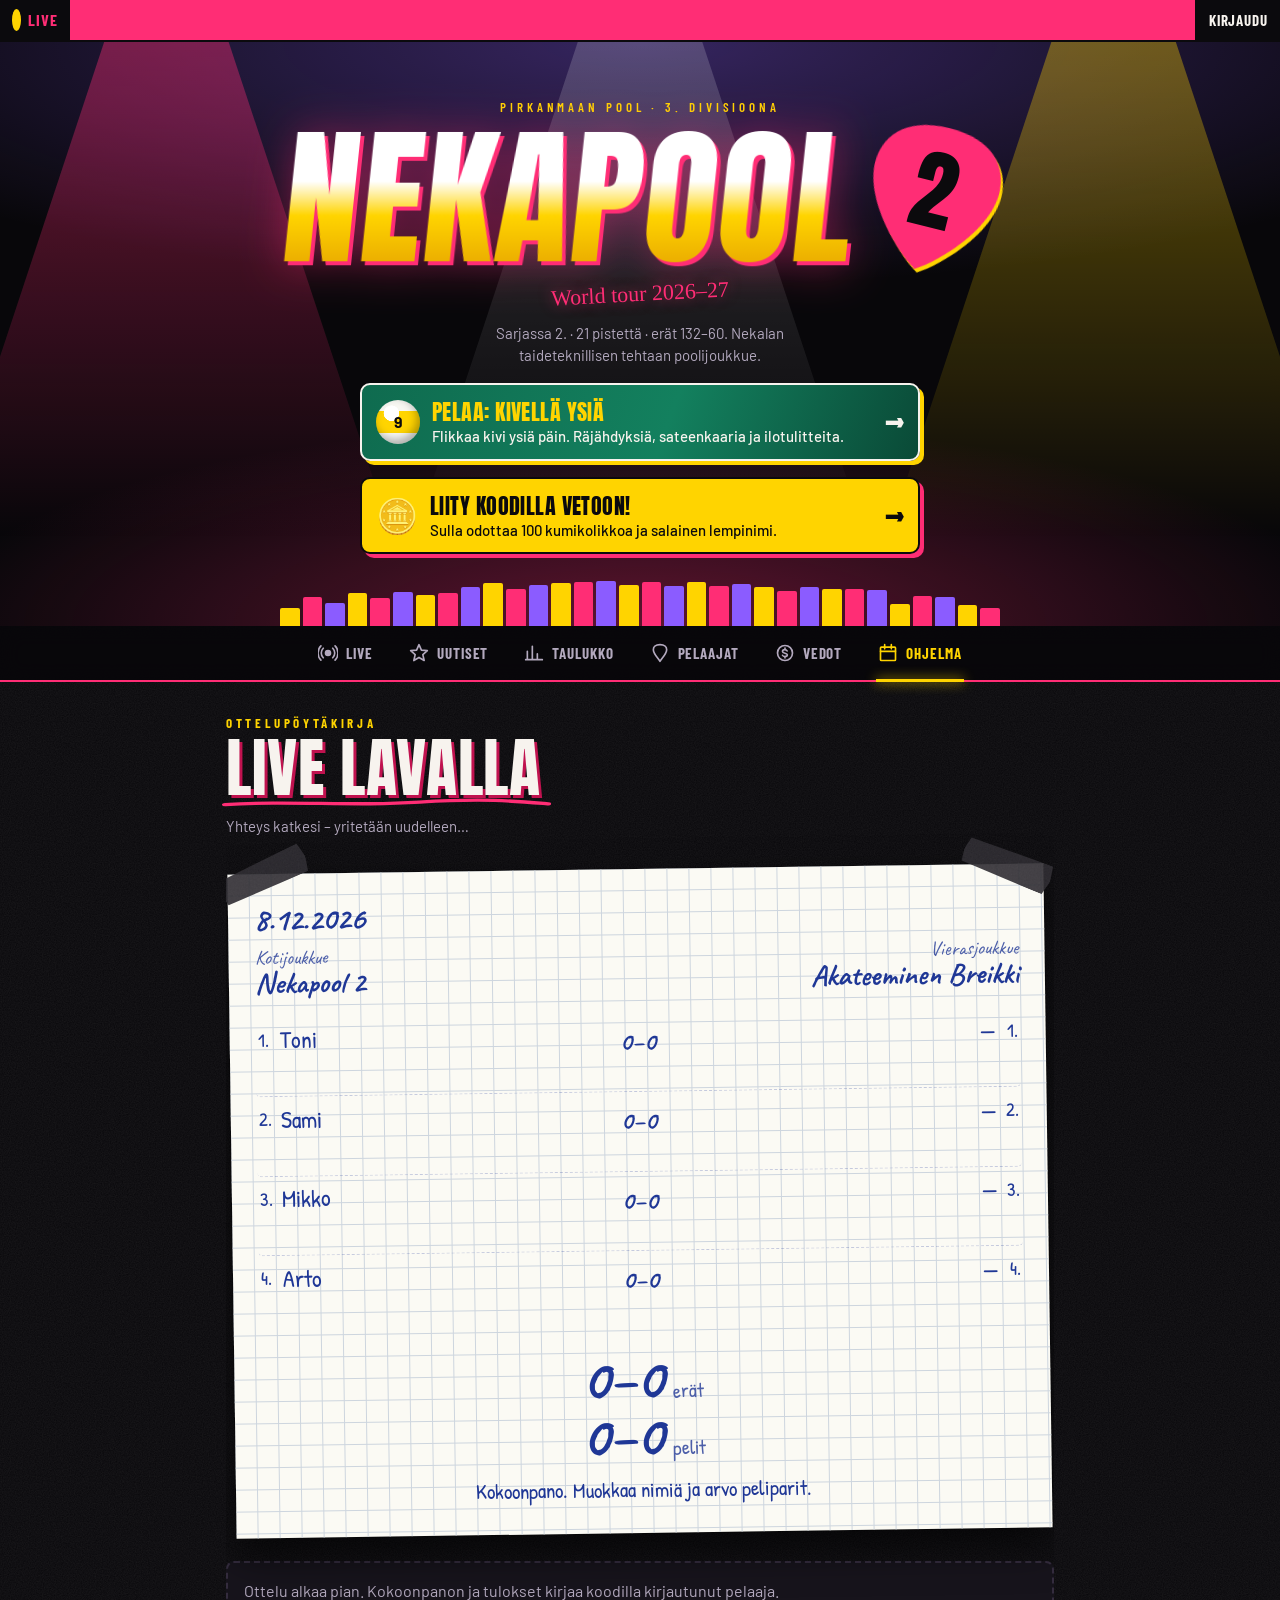
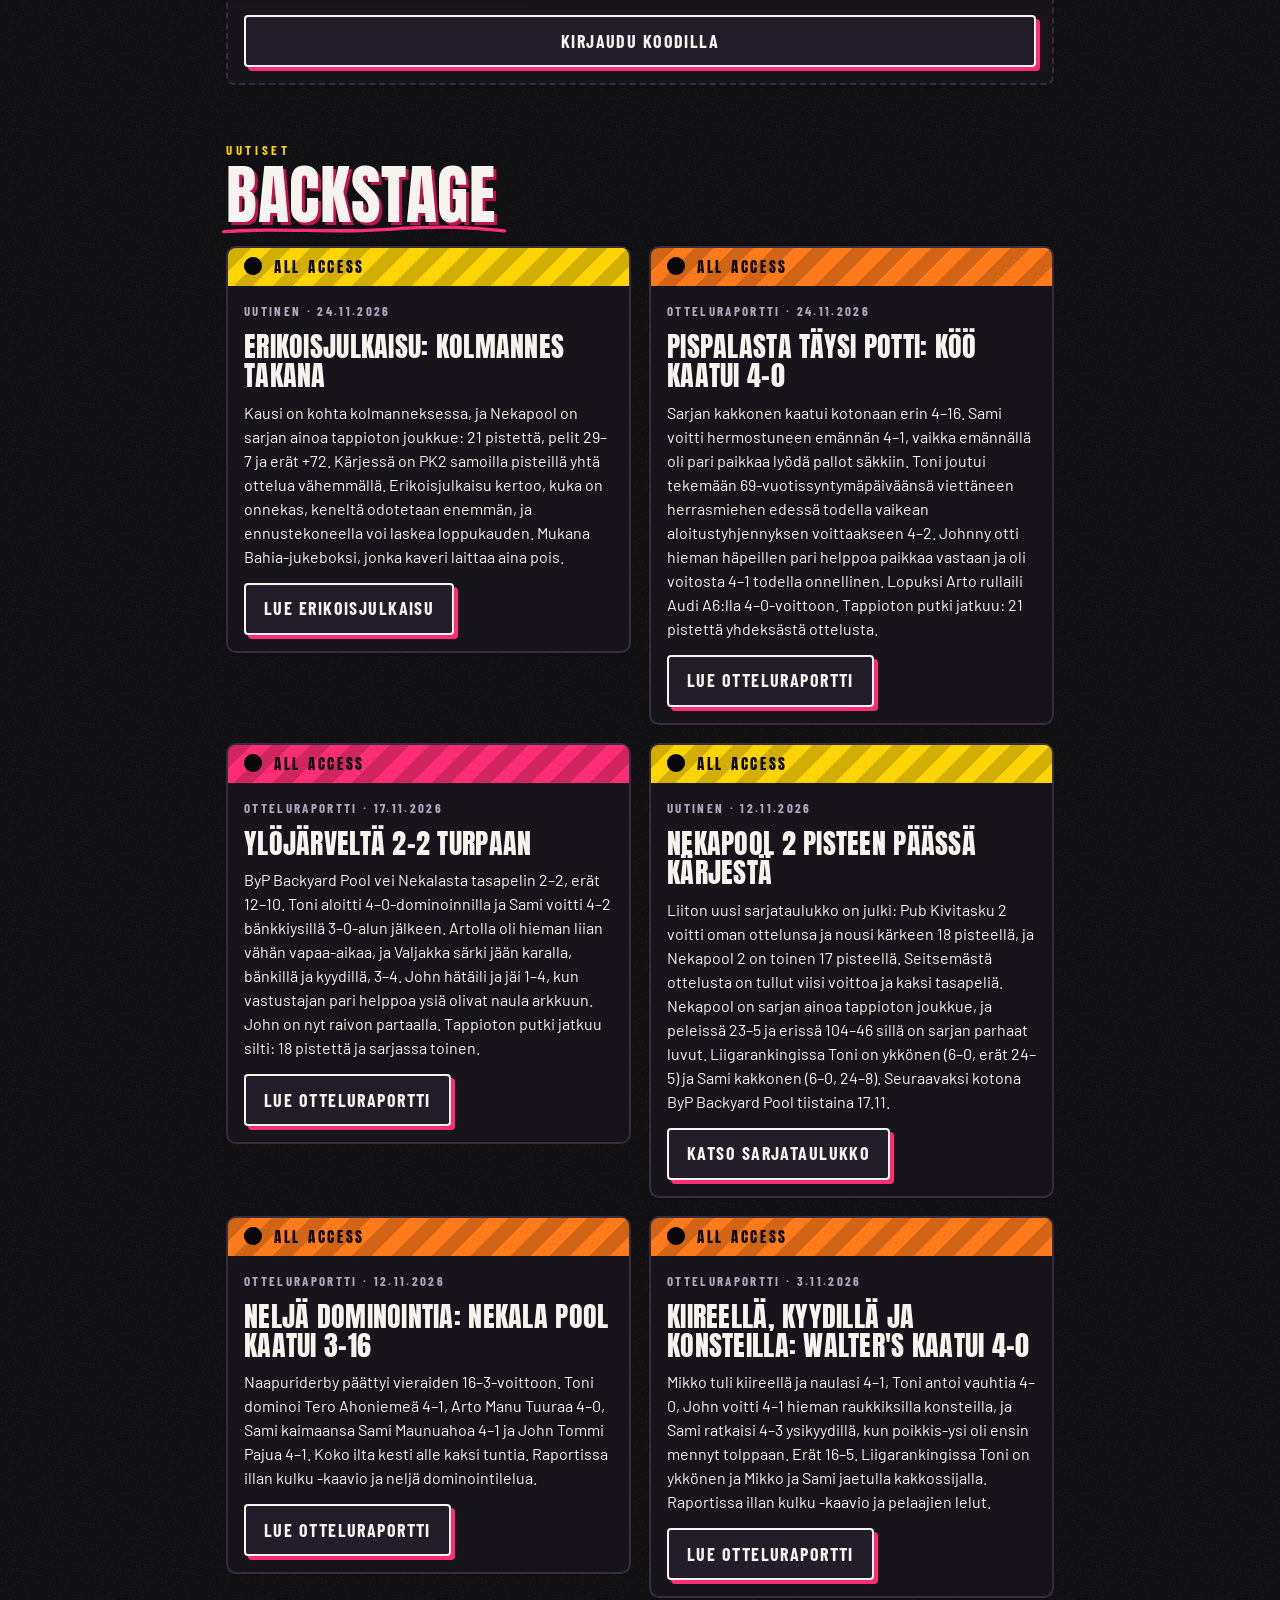
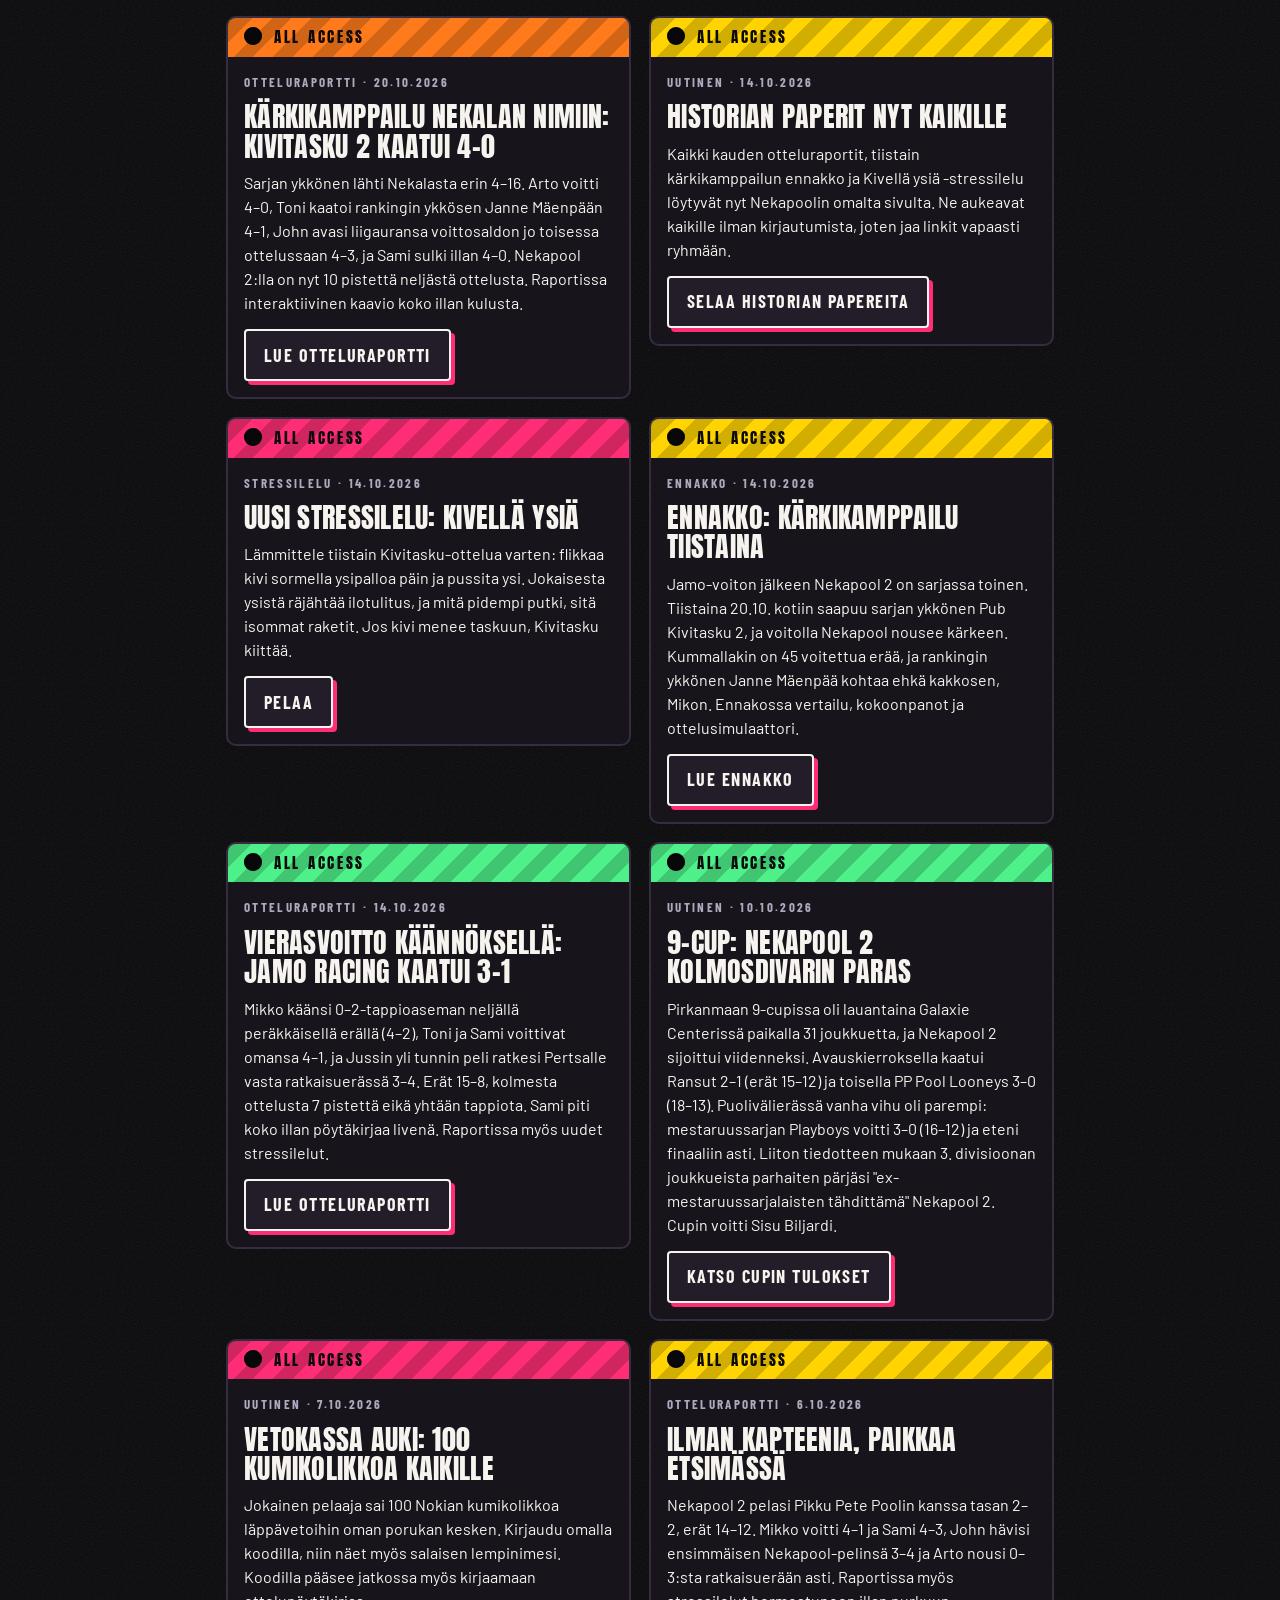
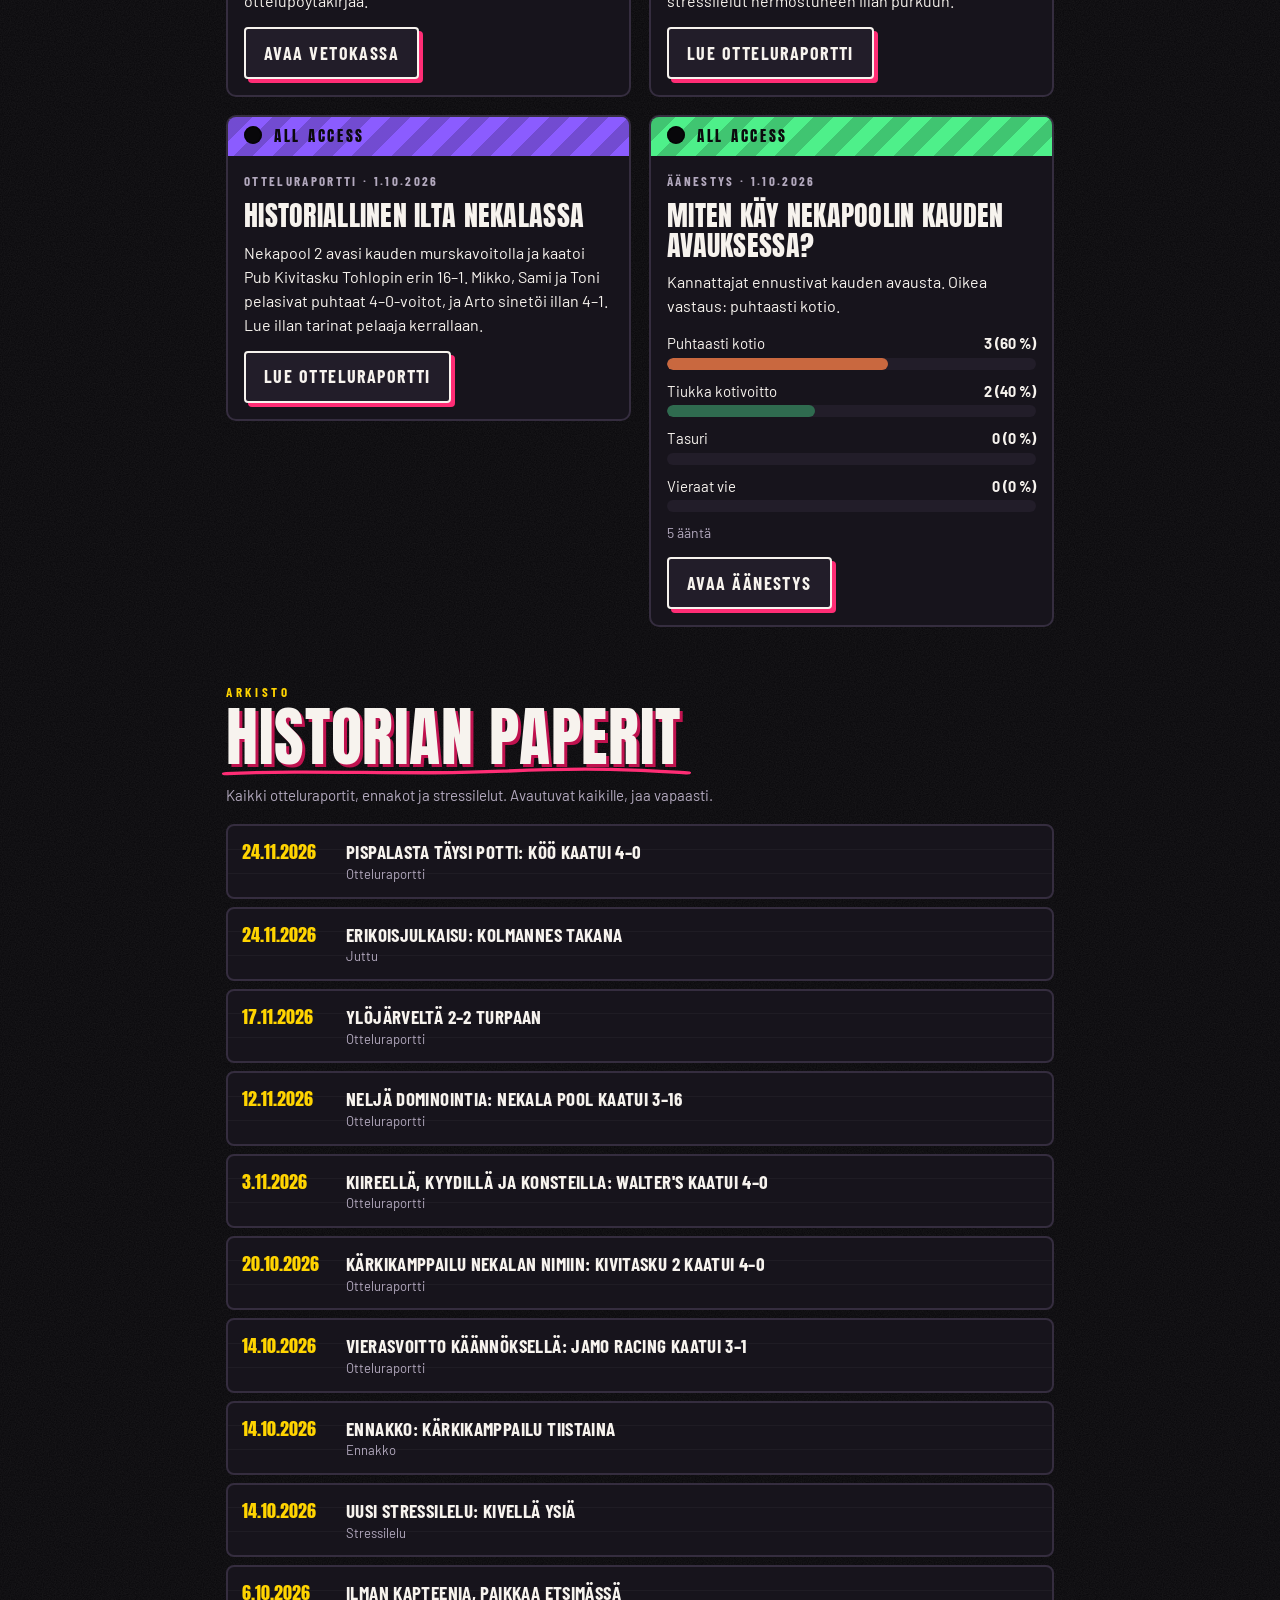
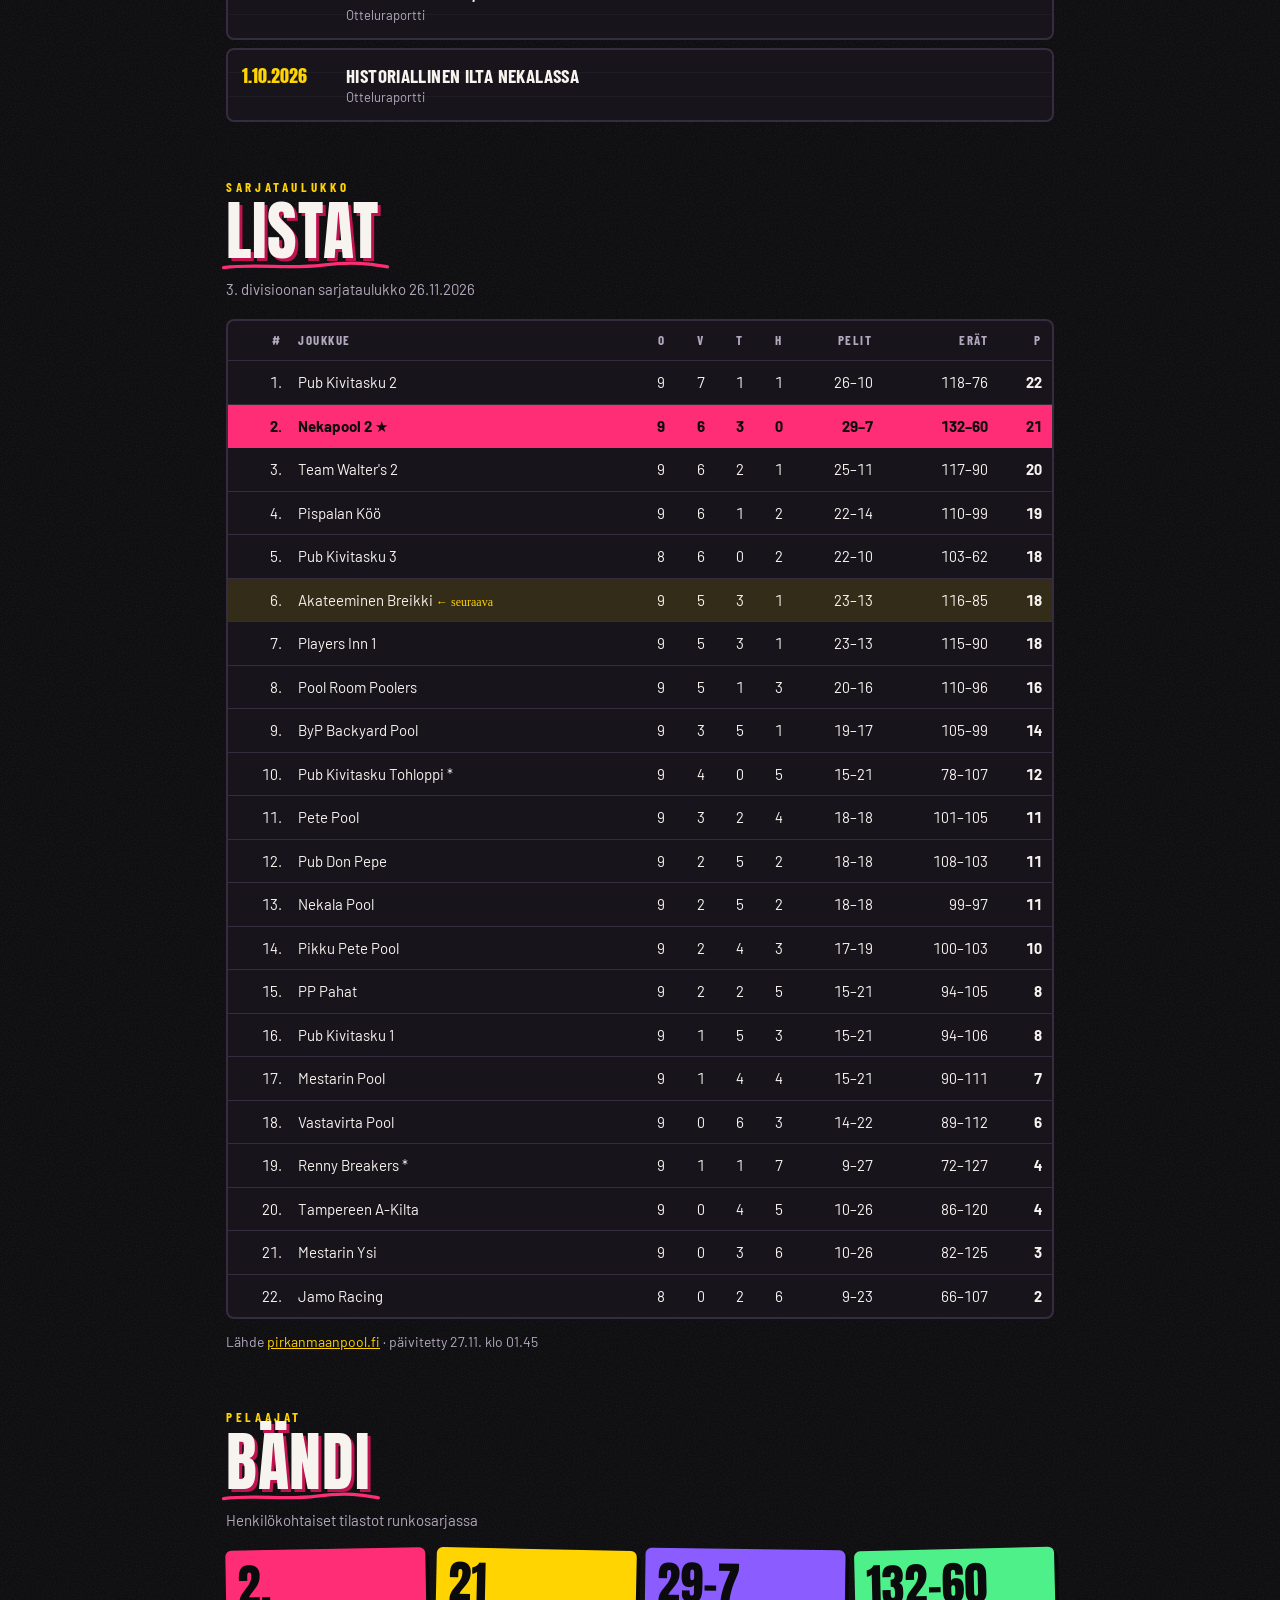
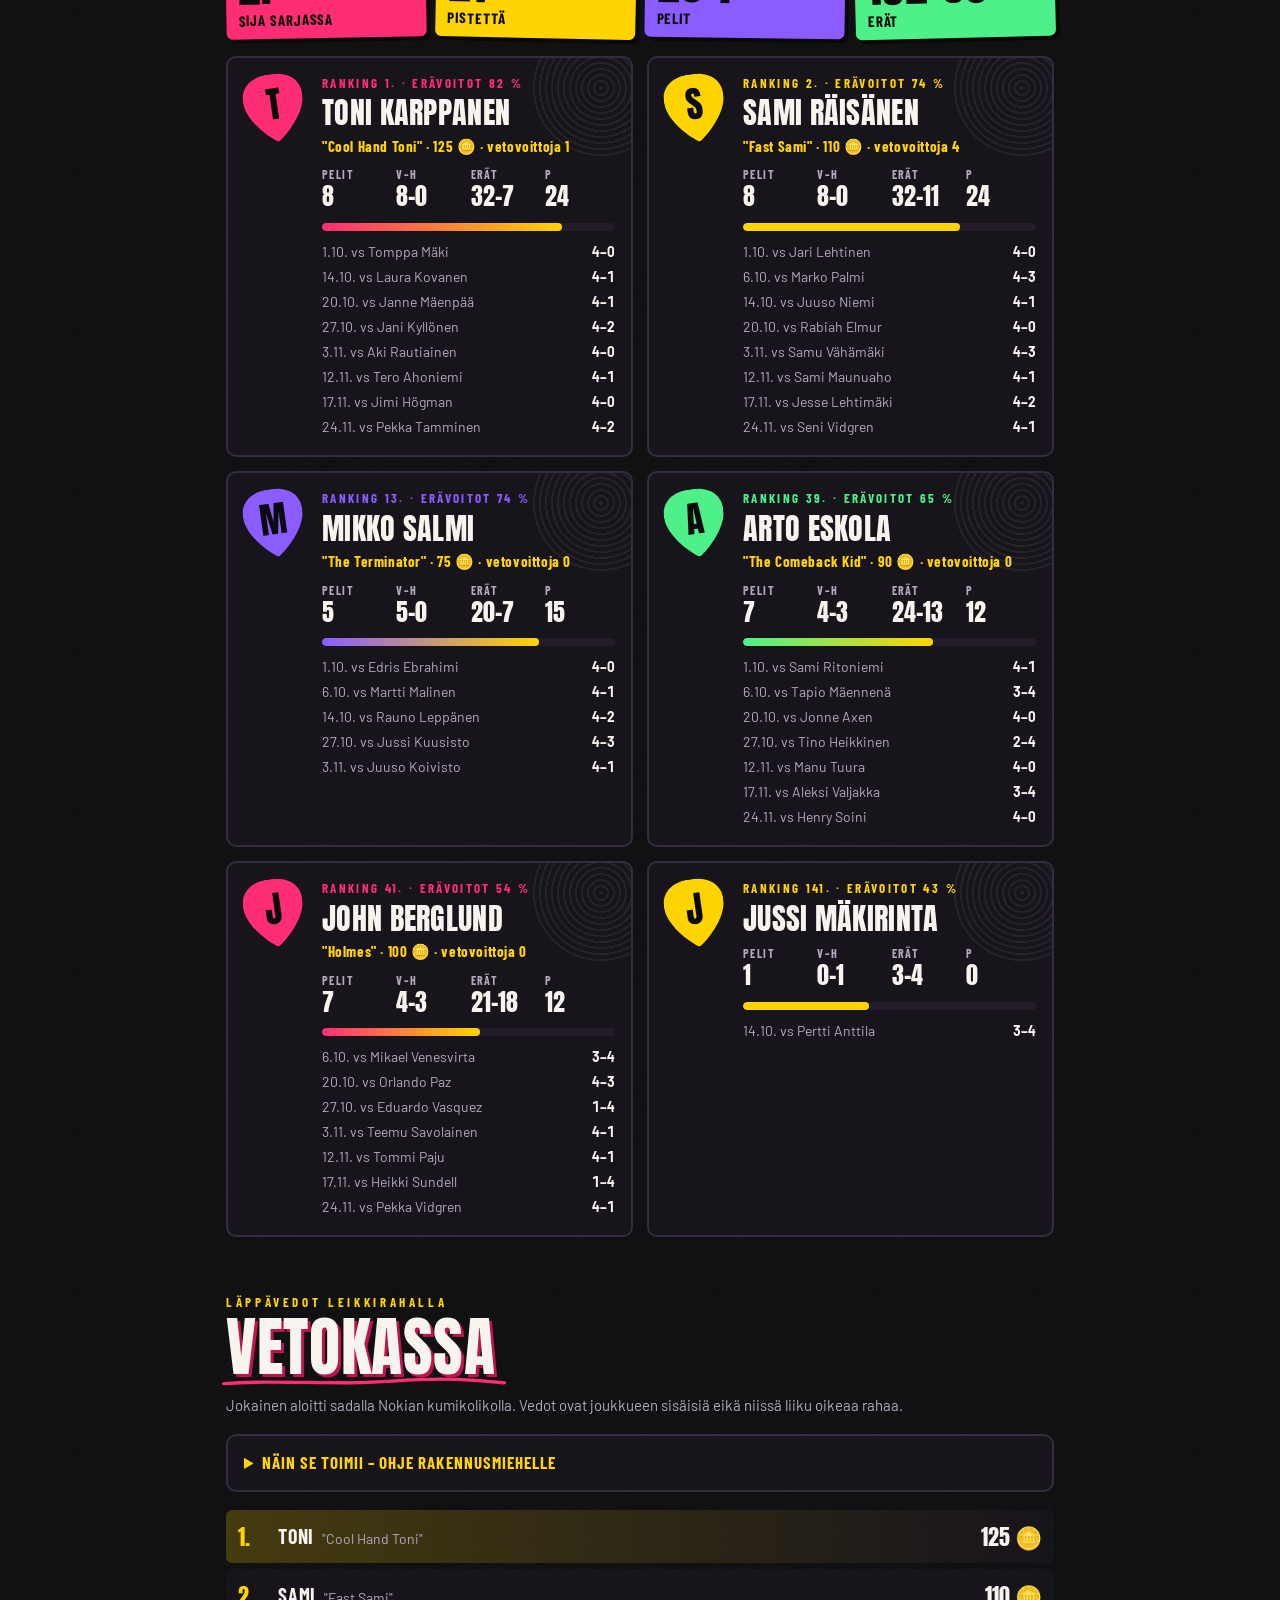
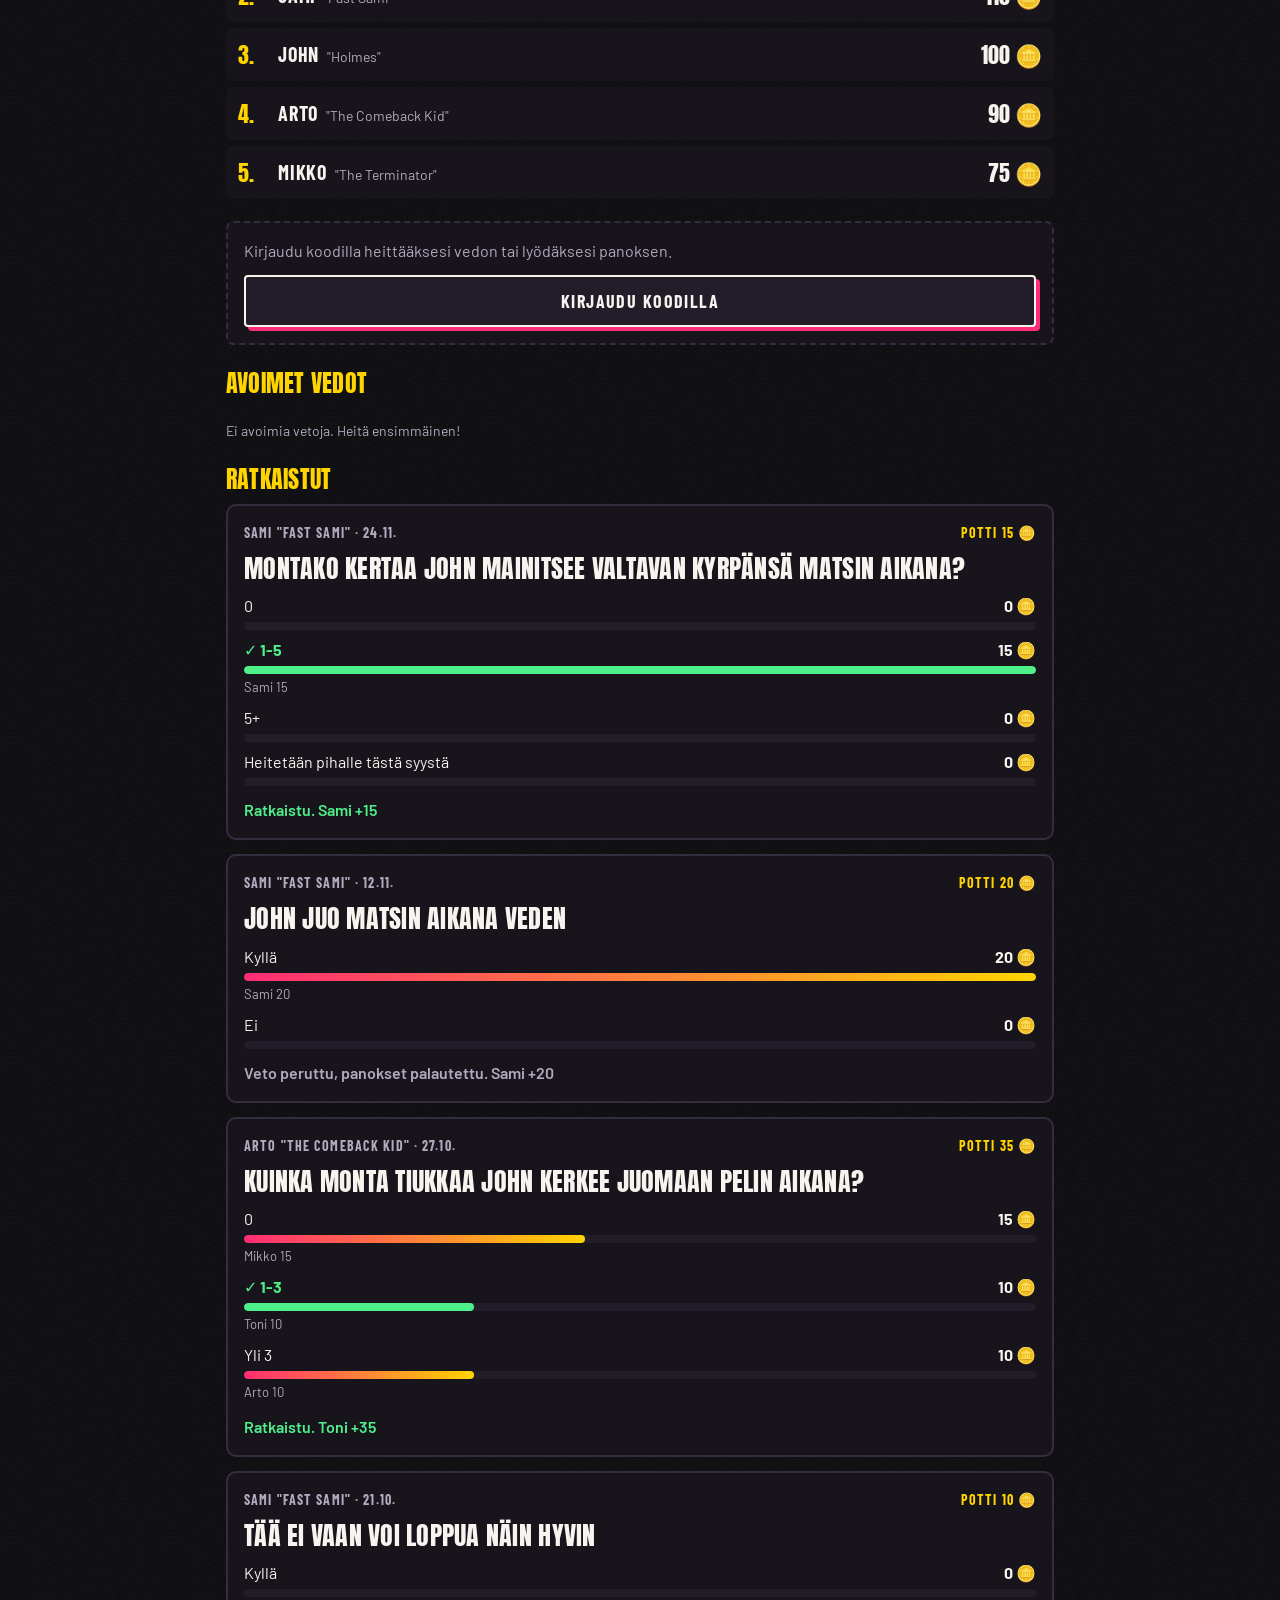
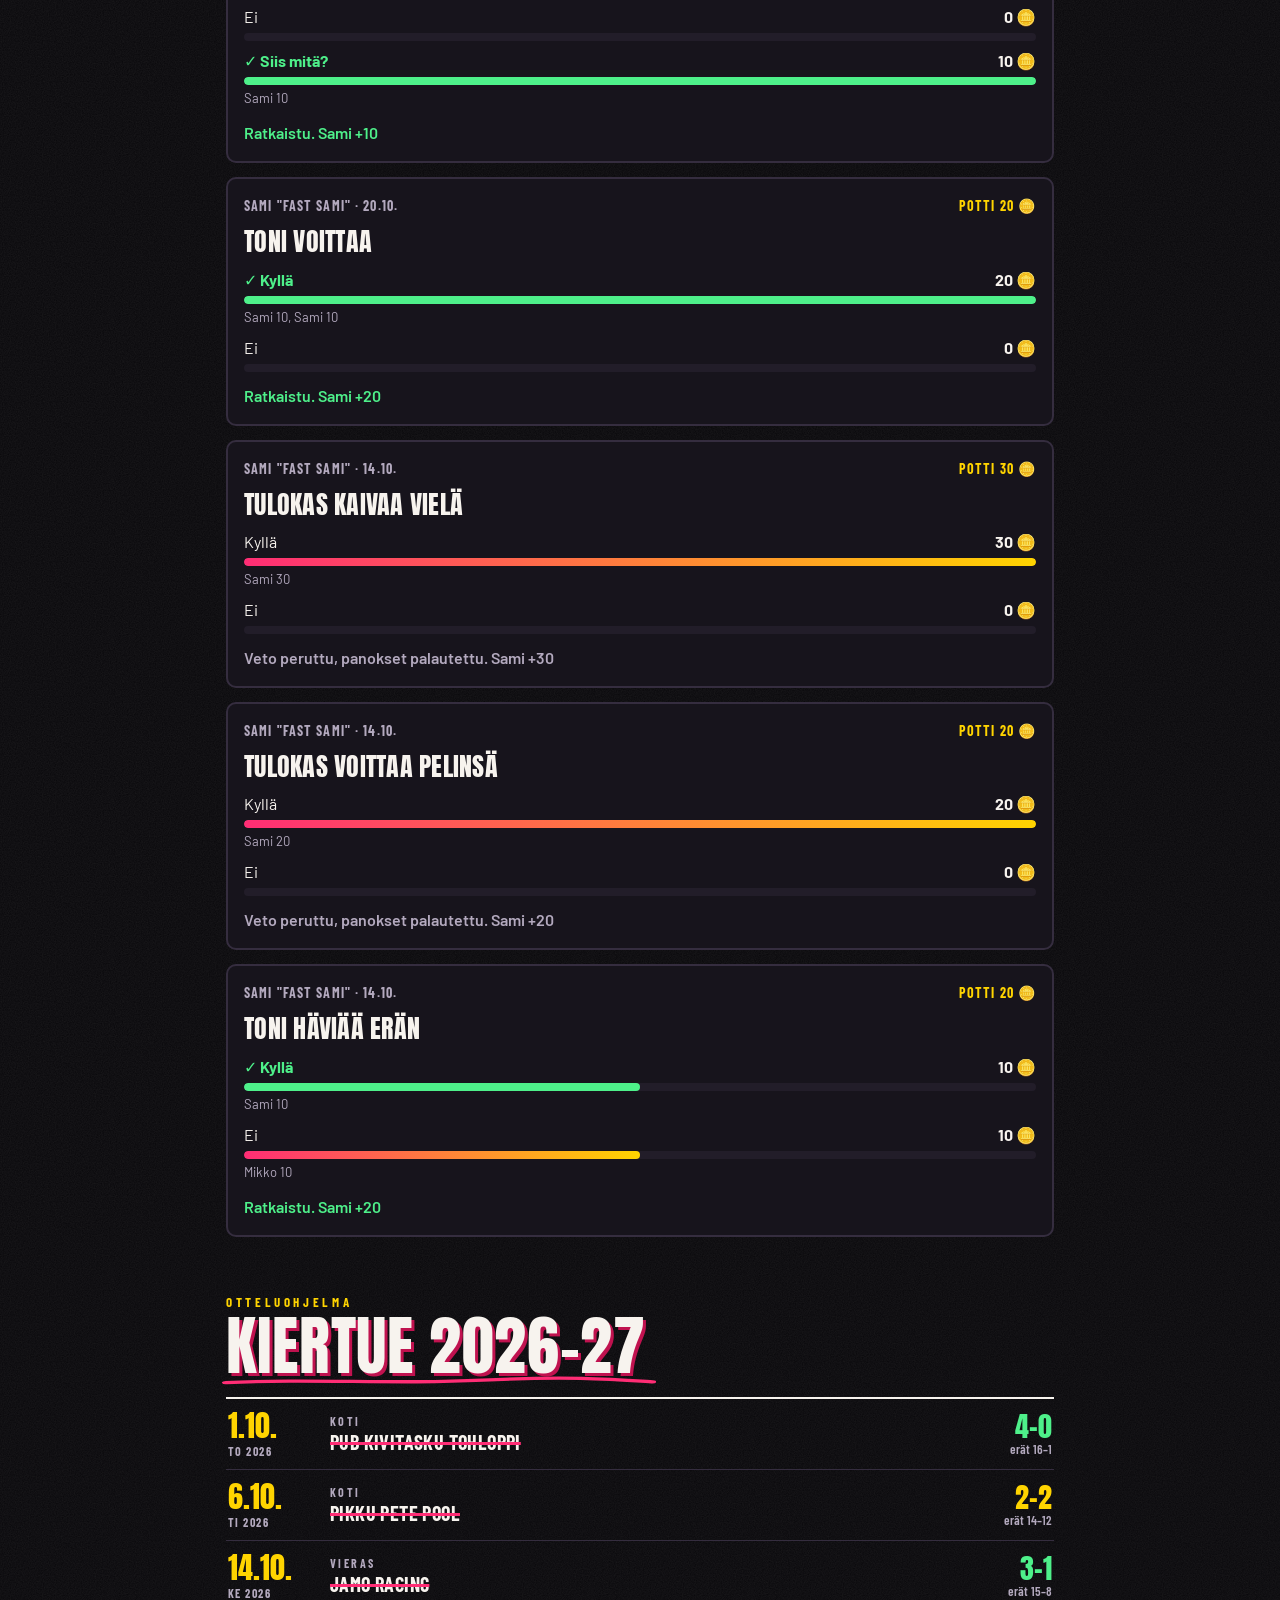
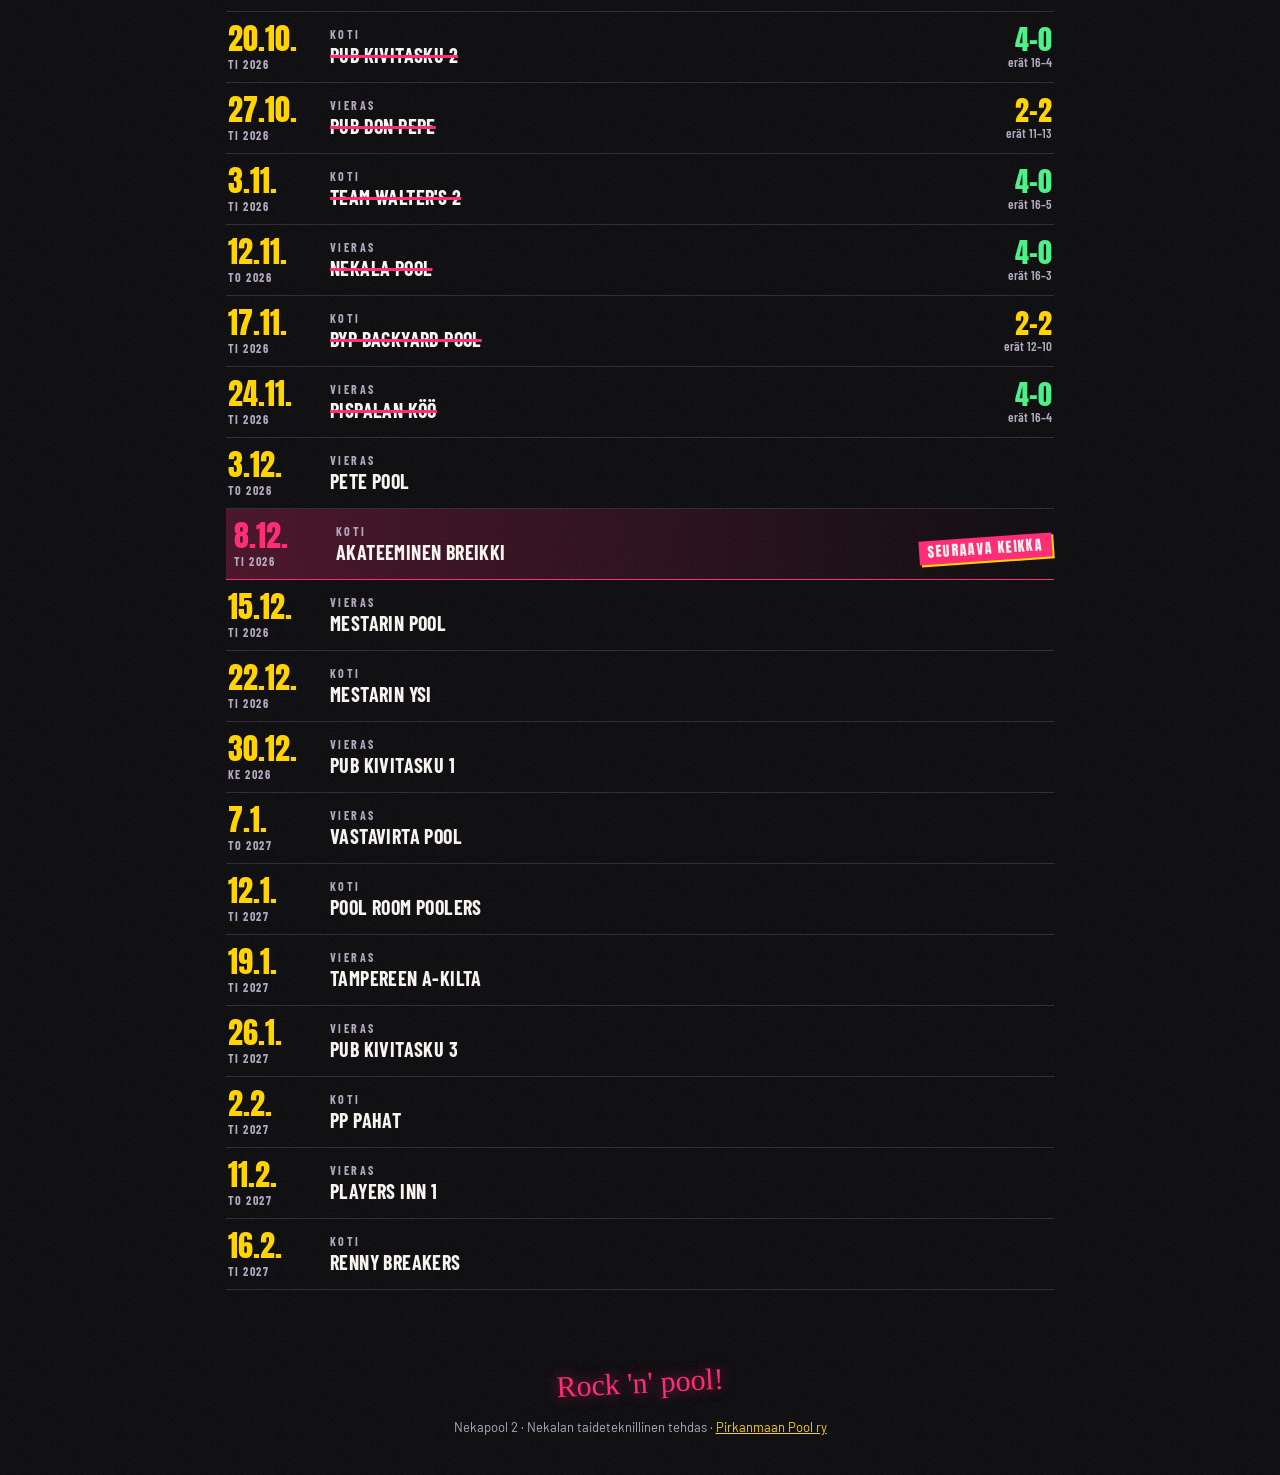
<file: index.html>
<!doctype html>
<html lang="fi">
<head>
  <meta charset="utf-8">
  <meta name="viewport" content="width=device-width,initial-scale=1,viewport-fit=cover">
  <title>Nekapool 2</title>
  <meta name="description" content="Nekapool 2 – Pirkanmaan Poolin 3. divisioonan joukkue. Live-pöytäkirja, sarjataulukko, tilastot ja uutiset.">
  <meta name="theme-color" content="#08070a">
  <meta property="og:type" content="website">
  <meta property="og:site_name" content="Nekapool 2">
  <meta property="og:title" content="🎱 Nekapool 2 – World tour 2026–27">
  <meta property="og:description" content="Lyö vetoa joukkuekavereittesi puolesta… tai vastaan. 100 kumikolikkoa odottaa lunastusta, ja voittajalle on luvassa suuri palkinto. 🏆">
  <meta property="og:url" content="https://samppafin.github.io/Nekapool-2/">
  <meta property="og:image" content="https://samppafin.github.io/Nekapool-2/img/nekapool2-og.jpg">
  <meta property="og:image:width" content="1200">
  <meta property="og:image:height" content="630">
  <meta property="og:locale" content="fi_FI">
  <meta name="twitter:card" content="summary_large_image">
  <link rel="icon" href="data:image/svg+xml,%3Csvg xmlns='http://www.w3.org/2000/svg' viewBox='0 0 32 32'%3E%3Cpath d='M16 1C27 1 31 7 31 13C31 22 21 29 16 31C11 29 1 22 1 13C1 7 5 1 16 1Z' fill='%23ff2d75'/%3E%3Cpath d='M18 5L10 18H15L13 27L22 13H17Z' fill='%23ffd400'/%3E%3C/svg%3E">
  <link rel="preconnect" href="https://fonts.googleapis.com">
  <link rel="preconnect" href="https://fonts.gstatic.com" crossorigin>
  <link rel="stylesheet" href="https://fonts.googleapis.com/css2?family=Anton&family=Barlow+Condensed:wght@500;600;700&family=Barlow:wght@400;500;600&family=Caveat:wght@500;700&family=Patrick+Hand&family=Permanent+Marker&display=swap">
  <link rel="stylesheet" href="css/tyyli.css?v=__VERSIO__">
</head>
<body>

<!-- Live-tikkeri: päivittyy pöytäkirjan mukana -->
<a class="ticker" href="#live" aria-label="Live-tilanne">
  <span class="ticker-tag"><span class="live-dot" id="syncDot" aria-hidden="true"></span>Live</span>
  <span class="ticker-track"><span class="ticker-run" id="ticker">Nekapool 2 · Nekalan taideteknillinen tehdas</span></span>
</a>
<button class="me-btn" id="meBtn" type="button" aria-haspopup="dialog"><span class="me-name">Kirjaudu</span></button>

<header class="hero">
  <div class="beams" aria-hidden="true"><i></i><i></i><i></i></div>
  <div class="hero-in">
    <p class="kicker">Pirkanmaan Pool · 3. divisioona</p>
    <h1 class="logo">
      <span class="logo-word">Nekapool</span>
      <span class="logo-num" aria-label="2">
        <svg viewBox="0 0 60 68" aria-hidden="true"><path d="M30 0C52 0 60 12 60 24C60 42 40 62 30 68C20 62 0 42 0 24C0 12 8 0 30 0Z"/></svg>
        <b>2</b>
      </span>
    </h1>
    <p class="scrawl">World tour 2026–27</p>
    <p class="hero-lede" id="heroLede">Nekalan taideteknillisen tehtaan poolijoukkue.</p>
    <a class="breaking" id="breaking" hidden target="_blank" rel="noopener"></a>
    <a class="game-banner" href="raportit/kivella-ysia.html">
      <span class="game-ball" aria-hidden="true">9</span>
      <span class="join-txt"><b>Pelaa: Kivellä ysiä</b>Flikkaa kivi ysiä päin. Räjähdyksiä, sateenkaaria ja ilotulitteita.</span>
      <span class="join-go" aria-hidden="true">→</span>
    </a>
    <button class="join-banner" id="joinBanner" type="button" data-open-login>
      <span class="join-coin" aria-hidden="true">🪙</span>
      <span class="join-txt"><b>Liity koodilla vetoon!</b> Sulla odottaa 100 kumikolikkoa ja salainen lempinimi.</span>
      <span class="join-go" aria-hidden="true">→</span>
    </button>
    <div class="eq" aria-hidden="true"></div>
  </div>
</header>

<!-- Alanavigaatio peukalon ulottuville -->
<nav class="tabbar" aria-label="Osiot">
  <a href="#live" data-sec="live">
    <svg viewBox="0 0 24 24" aria-hidden="true"><circle cx="12" cy="12" r="3"/><path d="M6.3 6.3a8 8 0 0 0 0 11.4M17.7 6.3a8 8 0 0 1 0 11.4M3.5 3.5a12 12 0 0 0 0 17M20.5 3.5a12 12 0 0 1 0 17"/></svg>
    <span>Live</span>
  </a>
  <a href="#uutiset" data-sec="uutiset">
    <svg viewBox="0 0 24 24" aria-hidden="true"><path d="M12 2l2.9 6.6 7.1.6-5.4 4.7 1.6 7.1L12 17.3 5.8 21l1.6-7.1L2 9.2l7.1-.6z"/></svg>
    <span>Uutiset</span>
  </a>
  <a href="#sarjataulukko" data-sec="sarjataulukko">
    <svg viewBox="0 0 24 24" aria-hidden="true"><path d="M4 20V10M10 20V4M16 20v-7M22 20H2"/></svg>
    <span>Taulukko</span>
  </a>
  <a href="#pelaajat" data-sec="pelaajat">
    <svg viewBox="0 0 24 24" aria-hidden="true"><path d="M12 2c5.5 0 8 3 8 6 0 4.5-5 9.5-8 14-3-4.5-8-9.5-8-14 0-3 2.5-6 8-6z"/></svg>
    <span>Pelaajat</span>
  </a>
  <a href="#vedot" data-sec="vedot">
    <svg viewBox="0 0 24 24" aria-hidden="true"><circle cx="12" cy="12" r="9"/><path d="M14.5 9.5c-.6-1-1.6-1.5-2.7-1.5-1.6 0-2.8.9-2.8 2.1 0 2.9 5.8 1.4 5.8 4.1 0 1.2-1.3 2.1-3 2.1-1.2 0-2.3-.6-2.8-1.6M12 6v2M12 16v2"/></svg>
    <span>Vedot</span>
  </a>
  <a href="#ohjelma" data-sec="ohjelma">
    <svg viewBox="0 0 24 24" aria-hidden="true"><rect x="3" y="5" width="18" height="16" rx="1"/><path d="M3 10h18M8 2v5M16 2v5"/></svg>
    <span>Ohjelma</span>
  </a>
</nav>

<main>

  <!-- LIVE-PÖYTÄKIRJA -->
  <section id="live" class="sec" aria-labelledby="liveOtsikko" data-mode="kokoonpano">
    <header class="sec-head">
      <p class="sec-kick">Ottelupöytäkirja</p>
      <h2 id="liveOtsikko">Live lavalla</h2>
      <p class="sync"><span id="syncText">Yhdistetään…</span></p>
    </header>

    <div class="paper-wall">
      <div class="paper" id="paper">
        <div class="p-date"><span id="pDate">–</span></div>

        <div class="p-teams">
          <div class="p-team">
            <div class="p-label">Kotijoukkue</div>
            <div class="p-name" id="pKoti">–</div>
            <input class="p-name-in" id="pKotiIn" type="text" maxlength="60" autocomplete="off" aria-label="Kotijoukkueen nimi" hidden>
          </div>
          <div class="p-team right">
            <div class="p-label">Vierasjoukkue</div>
            <div class="p-name" id="pVieras">–</div>
            <input class="p-name-in" id="pVierasIn" type="text" maxlength="60" autocomplete="off" aria-label="Vierasjoukkueen nimi" hidden>
          </div>
        </div>

        <div class="p-games" id="pGames"></div>

        <div class="p-total">
          <div class="p-total-row"><span class="p-total-num" id="pErat">0–0</span><span class="p-total-lbl">erät</span></div>
          <div class="p-total-row"><span class="p-total-num" id="pPelit">0–0</span><span class="p-total-lbl">pelit</span></div>
        </div>
        <p class="p-status" id="pStatus" aria-live="polite"></p>
      </div>
    </div>

    <p class="rec-by" id="recBy"></p>
    <div class="login-gate" id="loginGate" hidden>
      <p id="loginGateText">Tuloksia kirjaa koodilla kirjautunut pelaaja.</p>
      <button class="btn" type="button" data-open-login>Kirjaudu koodilla</button>
    </div>

    <!-- 1. kokoonpano: näkyy vain tällä laitteella kunnes ottelu aloitetaan -->
    <div class="controls" id="setupCtl">
      <p class="note setup-note">✏️ Kirjoita illan pelaajat suoraan paperille. Kokoonpano näkyy muille vasta, kun ottelu aloitetaan.</p>
      <button class="btn btn-rock" id="drawBtn" type="button"><span aria-hidden="true">⚡</span> Arvo peliparit</button>
      <button class="btn btn-rock btn-start" id="startBtn" type="button" hidden><span aria-hidden="true">▶</span> Aloita ottelu</button>
      <button class="text-link" id="startLink" type="button">Aloita ilman arvontaa</button>
      <div class="setup-tools">
        <label class="field">Voittoon
          <select id="raceSel">
            <option>3</option><option selected>4</option><option>5</option><option>6</option>
          </select>
        </label>
        <button class="btn btn-ghost" id="swapBtn" type="button">Koti ⇄ vieras</button>
        <button class="btn btn-ghost" id="resetBtn" type="button">Palauta</button>
      </div>
    </div>

    <!-- 2. käynnissä oleva / päättynyt ottelu -->
    <div class="controls" id="liveCtl" hidden>
      <p class="note live-hint" id="liveHint">Paina pelin kohdalla <b>+ Erä</b> ja valitse erän voittaja – tulos näkyy heti kaikille. Väärä painallus? <b>−</b> poistaa pelaajalta erän. Kun toisella on 4 erää, paina <b>Lopeta peli</b>.</p>
      <button class="btn btn-rock btn-start" id="finishBtn" type="button" hidden><span aria-hidden="true">🏁</span> Päätä ottelu</button>
      <button class="btn" id="joinBtn" type="button">Kirjaa tuloksia tällä puhelimella</button>
      <div class="live-tools">
        <button class="btn btn-ghost" id="namesBtn" type="button" aria-pressed="false">Muokkaa nimiä</button>
        <button class="btn btn-ghost" id="fixBtn" type="button" hidden>Korjaa tuloksia</button>
        <button class="btn btn-ghost" id="endBtn" type="button">Keskeytä ottelu</button>
      </div>
    </div>
  </section>

  <!-- UUTISET -->
  <section id="uutiset" class="sec" aria-labelledby="uutisOtsikko">
    <header class="sec-head">
      <p class="sec-kick">Uutiset</p>
      <h2 id="uutisOtsikko">Backstage</h2>
    </header>
    <div class="news" id="news"><p class="note">Ladataan…</p></div>
  </section>

  <!-- HISTORIA -->
  <section id="historia" class="sec" aria-labelledby="histOtsikko">
    <header class="sec-head">
      <p class="sec-kick">Arkisto</p>
      <h2 id="histOtsikko">Historian paperit</h2>
      <p class="sec-sub">Kaikki otteluraportit, ennakot ja stressilelut. Avautuvat kaikille, jaa vapaasti.</p>
    </header>
    <ol class="archive" id="archive"></ol>
  </section>

  <!-- SARJATAULUKKO -->
  <section id="sarjataulukko" class="sec" aria-labelledby="stOtsikko">
    <header class="sec-head">
      <p class="sec-kick">Sarjataulukko</p>
      <h2 id="stOtsikko">Listat</h2>
      <p class="sec-sub" id="stSub">3. divisioona</p>
    </header>
    <div class="table-wrap">
      <table class="table" id="stTable">
        <thead><tr>
          <th class="num" scope="col">#</th><th scope="col">Joukkue</th>
          <th class="num" scope="col" title="Ottelut">O</th>
          <th class="num opt" scope="col" title="Voitot">V</th>
          <th class="num opt" scope="col" title="Tasapelit">T</th>
          <th class="num opt" scope="col" title="Häviöt">H</th>
          <th class="num opt" scope="col" title="Pelit">Pelit</th>
          <th class="num" scope="col" title="Erät">Erät</th>
          <th class="num" scope="col" title="Pisteet">P</th>
        </tr></thead>
        <tbody></tbody>
      </table>
    </div>
    <p class="note">Lähde <a href="https://www.pirkanmaanpool.fi/sarjataulukot.shtml#3divari" target="_blank" rel="noopener">pirkanmaanpool.fi</a> · päivitetty <span class="upd"></span></p>
  </section>

  <!-- PELAAJAT -->
  <section id="pelaajat" class="sec" aria-labelledby="plOtsikko">
    <header class="sec-head">
      <p class="sec-kick">Pelaajat</p>
      <h2 id="plOtsikko">Bändi</h2>
      <p class="sec-sub">Henkilökohtaiset tilastot runkosarjassa</p>
    </header>
    <div class="team-stats" id="teamStats"></div>
    <div class="cards" id="playerCards"></div>
  </section>

  <!-- VETOKASSA -->
  <section id="vedot" class="sec" aria-labelledby="vetoOtsikko">
    <header class="sec-head">
      <p class="sec-kick">Läppävedot leikkirahalla</p>
      <h2 id="vetoOtsikko">Vetokassa</h2>
      <p class="sec-sub">Jokainen aloitti sadalla Nokian kumikolikolla. Vedot ovat joukkueen sisäisiä eikä niissä liiku oikeaa rahaa.</p>
    </header>

    <details class="guide">
      <summary>Näin se toimii – ohje rakennusmiehelle</summary>
      <ol>
        <li><b>Hae koodi.</b> Saat oman kolminumeroisen koodin joukkueelta. Se on kuin kulkukortti työmaalle: henkilökohtainen, älä lainaa.</li>
        <li><b>Kirjaudu.</b> Paina oikeasta yläkulmasta <b>Kirjaudu</b>, näppäile koodi ja paina <b>Kirjaudu</b>. Puhelin muistaa sinut, joten tämä tehdään vain kerran.</li>
        <li><b>Katso lempinimesi.</b> Ekalla kirjautumisella paljastuu salainen lempinimesi. Sen voi vaihtaa profiilista.</li>
        <li><b>Kumikolikot = leikkirahaa.</b> Jokainen sai 100 kumikolikkoa 🪙. Ne ovat kuin pelimerkit taukotuvan korttipelissä: niillä ei osteta mitään, ne ovat vain kunniaksi.</li>
        <li><b>Lyö veto.</b> Valitse vedosta vaihtoehto, kirjoita montako kolikkoa laitat ja paina <b>Lyö veto</b>. Kolikot lähtevät heti potin pohjalle.</li>
        <li><b>Heitä oma veto.</b> Kirjoita kysymys ja vaihtoehdot ja paina <b>Julkaise veto</b>. Kun asia selviää, sinä ratkaiset vedon painamalla oikeaa vaihtoehtoa.</li>
        <li><b>Potin jako.</b> Oikein veikanneet jakavat koko potin panostensa suhteessa. Laitoit tuplasti, saat tuplasti. Jos kukaan ei osunut tai veto perutaan, kaikki saavat panoksensa takaisin.</li>
        <li><b>Ottelun kirjaus.</b> Samalla koodilla pääset kirjaamaan ottelupöytäkirjaa. Ilman koodia pöytäkirjaa voi vain katsoa.</li>
      </ol>
    </details>

    <ol class="board" id="board" aria-label="Kumikolikkosaldot"></ol>

    <div class="login-gate" id="betLogin">
      <p>Kirjaudu koodilla heittääksesi vedon tai lyödäksesi panoksen.</p>
      <button class="btn" type="button" data-open-login>Kirjaudu koodilla</button>
    </div>

    <form class="new-bet" id="newBet" hidden>
      <h3>Heitä veto</h3>
      <label class="field" for="betQ">Kysymys</label>
      <input class="text-in" id="betQ" type="text" maxlength="120" placeholder="Esim. Voittaako Mikko seuraavan pelinsä 4–0?" autocomplete="off">
      <div class="chips" id="betSuggest" aria-label="Ehdotuksia"></div>
      <span class="field">Vaihtoehdot</span>
      <div class="bet-opts-in" id="betOpts"></div>
      <div class="new-bet-row">
        <button class="btn btn-ghost" id="addOpt" type="button">+ Vaihtoehto</button>
        <button class="btn btn-rock" type="submit">Julkaise veto</button>
      </div>
      <p class="note">Vedon heittäjä ratkaisee sen. Potti jaetaan oikein veikanneille panosten suhteessa.</p>
    </form>

    <h3 class="bets-h">Avoimet vedot</h3>
    <div class="bets" id="betsOpen"></div>
    <div id="betsDoneWrap" hidden>
      <h3 class="bets-h">Ratkaistut</h3>
      <div class="bets" id="betsDone"></div>
    </div>
  </section>

  <!-- OTTELUOHJELMA -->
  <section id="ohjelma" class="sec" aria-labelledby="ohOtsikko">
    <header class="sec-head">
      <p class="sec-kick">Otteluohjelma</p>
      <h2 id="ohOtsikko">Kiertue 2026–27</h2>
    </header>
    <ol class="fixtures" id="fixtures"></ol>
  </section>

  <footer class="foot">
    <p class="scrawl">Rock 'n' pool!</p>
    <p>Nekapool 2 · Nekalan taideteknillinen tehdas · <a href="https://www.pirkanmaanpool.fi/" target="_blank" rel="noopener">Pirkanmaan Pool ry</a></p>
  </footer>
</main>


<dialog class="dlg" id="profileDlg" aria-labelledby="dlgTitle">
  <button class="dlg-x" id="dlgClose" type="button" aria-label="Sulje">✕</button>
  <div id="loginView">
    <p class="sec-kick">Nekapool 2</p>
    <h2 class="dlg-h" id="dlgTitle">Kirjaudu</h2>
    <form id="loginForm" class="login-form">
      <label class="field" for="codeIn">Henkilökohtainen koodi</label>
      <input class="code-in" id="codeIn" type="password" inputmode="numeric" autocomplete="off" maxlength="8" placeholder="•••">
      <button class="btn btn-rock" type="submit">Kirjaudu</button>
      <p class="err" id="loginErr" aria-live="polite"></p>
    </form>
  </div>
  <div id="profileView" hidden>
    <p class="sec-kick">Oma profiili</p>
    <h2 class="dlg-h" id="profName">–</h2>
    <div class="reveal" id="reveal" hidden>
      <span class="reveal-kick">Starring</span>
      <span class="reveal-nick" id="revealNick"></span>
      <span class="reveal-sub">Tämä on lempinimesi. Se näkyy nyt koko joukkueelle.</span>
    </div>
    <form id="nickForm" class="nick-form">
      <label class="field" for="nickIn">Lempinimi</label>
      <div class="nick-row">
        <input class="text-in" id="nickIn" type="text" maxlength="24" autocomplete="off" placeholder="Esim. Tiikeri">
        <button class="btn" type="submit">Tallenna</button>
      </div>
    </form>
    <dl class="prof-stats" id="profStats"></dl>
    <button class="btn btn-ghost" id="logoutBtn" type="button">Kirjaudu ulos</button>
  </div>
</dialog>
<div class="toast" id="toast" role="status" hidden></div>

<script src="js/live.js?v=__VERSIO__"></script>
<script src="js/auth.js?v=__VERSIO__"></script>
<script src="js/kassa.js?v=__VERSIO__"></script>
<script src="js/app.js?v=__VERSIO__"></script>
</body>
</html>
</file>
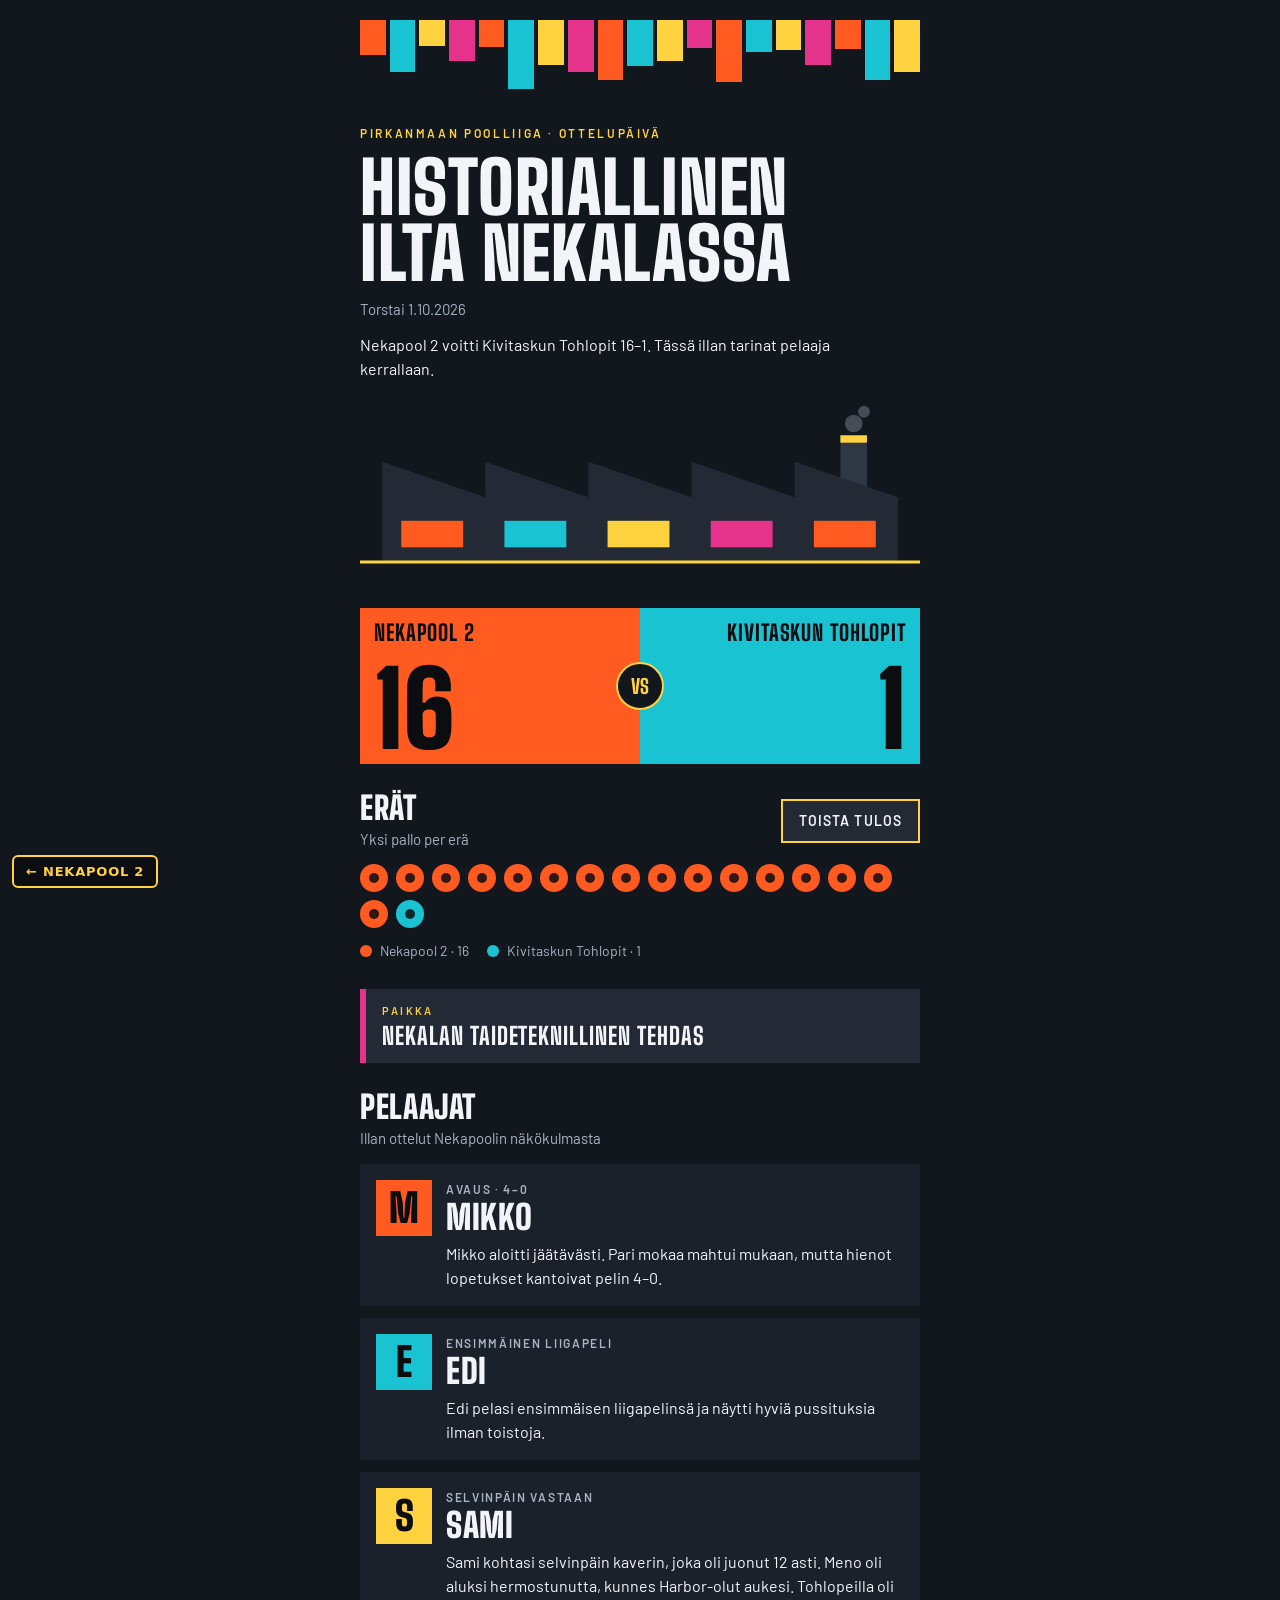
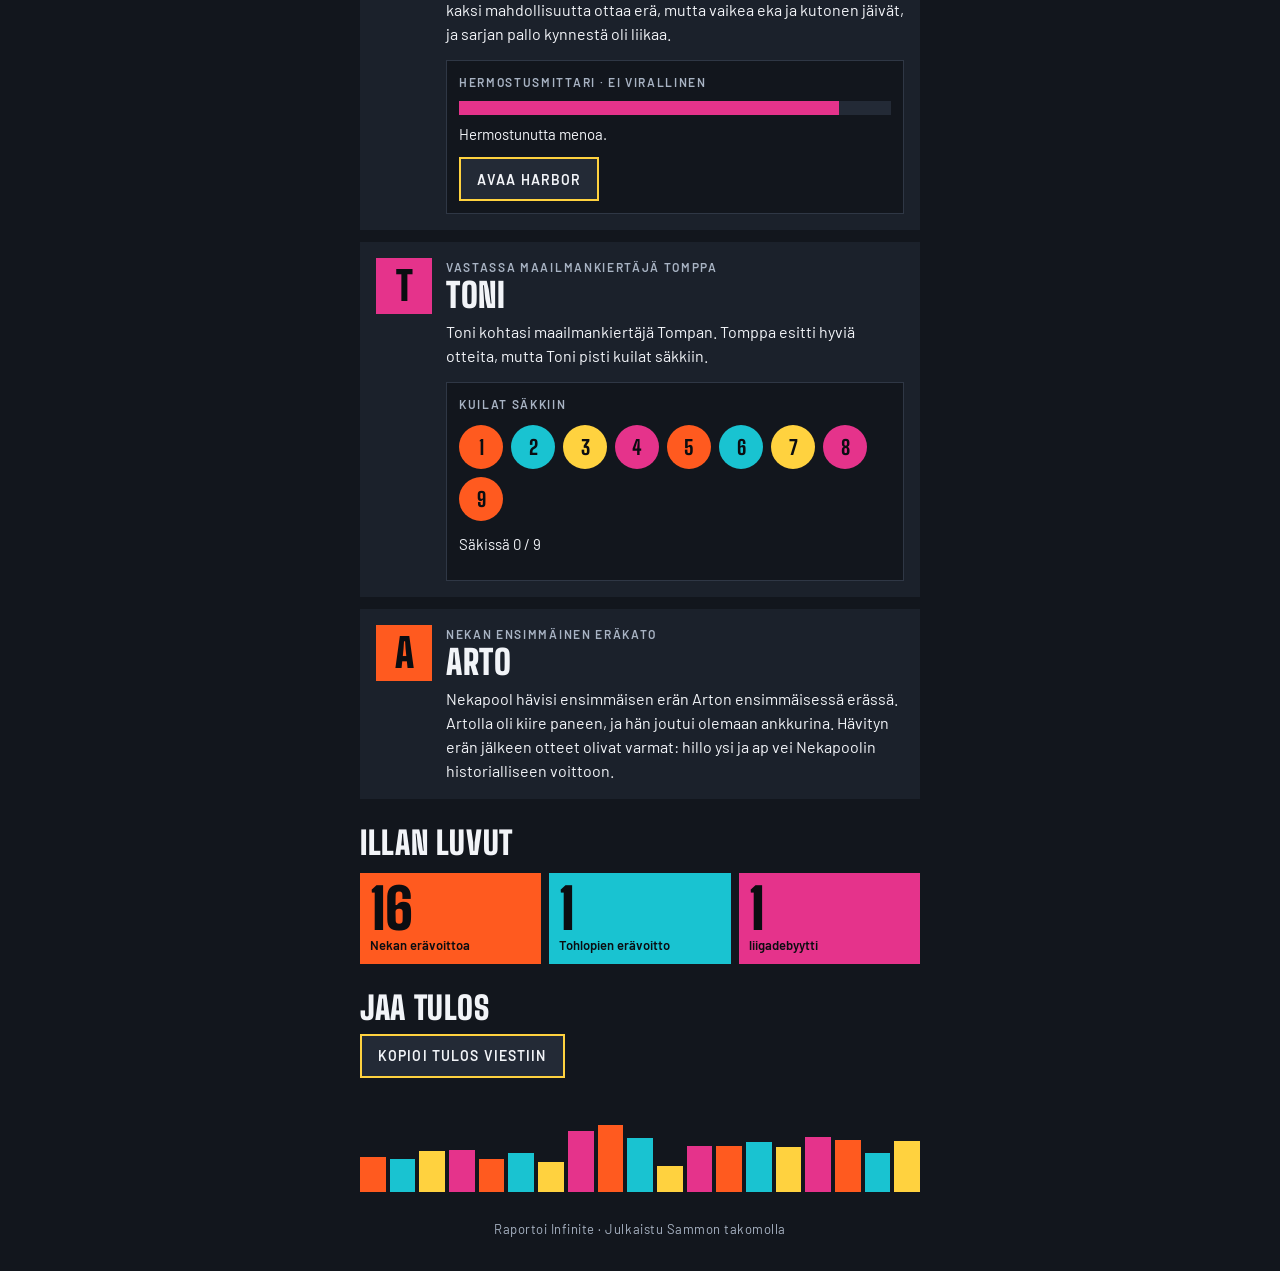
<file: raportit/2026-10-01-tohloppi.html>
<!doctype html><html><head><meta charset="utf-8"><meta name=viewport content="width=device-width,initial-scale=1,viewport-fit=cover"><style>:root{color-scheme:light;box-sizing:border-box;padding-top:env(safe-area-inset-top,0px);padding-bottom:env(safe-area-inset-bottom,0px)}html{scroll-padding-top:env(safe-area-inset-top,0px)}body{margin:0;padding:0;font:14px -apple-system,BlinkMacSystemFont,sans-serif;background:#faf9f5;color:#141413}img{max-width:100%}[hidden]:not([hidden=until-found i]){display:none!important}</style><meta property="og:type" content="article"><meta property="og:site_name" content="Nekapool 2"><meta property="og:title" content="Historiallinen ilta Nekalassa"><meta property="og:description" content="Nekapool 2 – Pub Kivitasku Tohloppi 16–1. Illan tarinat pelaaja kerrallaan."><meta property="og:image" content="https://samppafin.github.io/Nekapool-2/img/nekapool2-og.jpg"><meta name="twitter:card" content="summary_large_image"></head><body>
<a href="../" style="position:fixed;left:12px;bottom:calc(12px + env(safe-area-inset-bottom,0px));z-index:50;background:#0b0d11;color:#ffd23f;border:2px solid #ffd23f;padding:8px 12px;font:600 13px/1 system-ui,sans-serif;letter-spacing:.06em;text-transform:uppercase;text-decoration:none;border-radius:6px">← Nekapool 2</a>
<title>Nekapool 2 vs Tohlopit</title>
<link rel="stylesheet" href="https://fonts.googleapis.com/css2?family=Barlow:wght@400;500;600&family=Big+Shoulders+Display:wght@700;800;900&display=swap">
<style>
/* Layout: yksi kapea sarake kuin ottelujuliste. Rytmipalkit avaavat ja päättävät sivun, tehdas ja tulostaulu ovat ylhäällä, pelaajakortit ja pelit niiden alla. Yksi tummaa pohjaa käyttävä ilme. */
:root {
  --bg: #12161d;
  --panel: #1b212b;
  --panel-2: #232a36;
  --line: #2f3745;
  --fg: #f2f4f8;
  --muted: #a8b3c3;
  --orange: #ff5a1f;
  --cyan: #19c3d1;
  --yellow: #ffd23f;
  --pink: #e5338b;
  --on: #0b0d11;
  --font-display: 'Big Shoulders Display', 'Arial Narrow', Impact, sans-serif;
  --font-body: 'Barlow', system-ui, -apple-system, 'Segoe UI', sans-serif;
  color-scheme: dark;
}
* { box-sizing: border-box; }
body {
  background: var(--bg);
  color: var(--fg);
  font-family: var(--font-body);
  font-size: 16px;
  line-height: 1.5;
  padding-inline: 16px;
  padding-block: 20px 32px;
}
.wrap { max-width: 560px; margin-inline: auto; display: flex; flex-direction: column; gap: 28px; }
section, header, footer { min-width: 0; }

/* rytmipalkit */
.bars { display: flex; gap: 4px; height: 76px; }
.bars.top { align-items: flex-start; }
.bars.bottom { align-items: flex-end; }
.bars i { flex: 1; min-width: 0; display: block; animation: beat 1.8s ease-in-out infinite alternate; }
.bars.top i { transform-origin: top; }
.bars.bottom i { transform-origin: bottom; }
@keyframes beat { from { transform: scaleY(1); } to { transform: scaleY(0.62); } }

/* otsikko */
.hero { display: flex; flex-direction: column; gap: 12px; }
.eyebrow { margin: 0; font-size: 12px; font-weight: 600; letter-spacing: 0.22em; text-transform: uppercase; color: var(--yellow); }
h1 { margin: 0; font-family: var(--font-display); font-weight: 900; font-size: clamp(46px, 14vw, 72px); line-height: 0.92; letter-spacing: 0.01em; text-transform: uppercase; text-wrap: balance; }
.date { margin: 0; color: var(--muted); font-size: 15px; }
.lede { margin: 0; max-width: 60ch; }

/* tehdas */
.factory { display: block; width: 100%; height: auto; margin-top: 4px; }
.f-body { fill: var(--panel-2); }
.f-chim { fill: var(--line); }
.f-stripe { fill: var(--yellow); }
.f-ground { stroke: var(--yellow); stroke-width: 2; }
.f-smoke { fill: var(--muted); opacity: 0.35; animation: puff 3.2s ease-out infinite; }
.f-smoke.b { animation-delay: -1.6s; }
@keyframes puff { from { transform: translateY(6px); opacity: 0.4; } to { transform: translateY(-10px); opacity: 0; } }
.w1 { fill: var(--orange); } .w2 { fill: var(--cyan); } .w3 { fill: var(--yellow); } .w4 { fill: var(--pink); }

/* tulostaulu */
.score { position: relative; display: grid; grid-template-columns: 1fr 1fr; }
.team { min-width: 0; min-height: 156px; padding: 14px 14px 10px; color: var(--on); display: flex; flex-direction: column; justify-content: space-between; gap: 8px; }
.t-neka { background: var(--orange); }
.t-tohlo { background: var(--cyan); text-align: right; }
.tname { font-family: var(--font-display); font-weight: 800; font-size: 22px; line-height: 1; letter-spacing: 0.04em; text-transform: uppercase; overflow-wrap: anywhere; }
.tnum { font-family: var(--font-display); font-weight: 900; font-size: 104px; line-height: 0.85; font-variant-numeric: tabular-nums; }
.vs { position: absolute; left: 50%; top: 50%; transform: translate(-50%, -50%); width: 48px; height: 48px; border-radius: 50%; background: var(--bg); border: 2px solid var(--yellow); color: var(--yellow); display: grid; place-items: center; font-family: var(--font-display); font-weight: 800; font-size: 20px; }

/* eräkirjanpito */
.tally-head { display: flex; align-items: center; justify-content: space-between; gap: 12px; flex-wrap: wrap; }
h2 { margin: 0; font-family: var(--font-display); font-weight: 900; font-size: 32px; line-height: 1; letter-spacing: 0.02em; text-transform: uppercase; }
.sub { margin: 4px 0 0; color: var(--muted); font-size: 15px; }
.tally { display: flex; flex-wrap: wrap; gap: 8px; margin-top: 14px; }
.dot { position: relative; width: 28px; height: 28px; border-radius: 50%; transition: opacity 0.25s, transform 0.25s; }
.dot::after { content: ''; position: absolute; inset: 9px; border-radius: 50%; background: var(--on); opacity: 0.85; }
.dot.neka { background: var(--orange); }
.dot.tohlo { background: var(--cyan); }
.dot:not(.on) { opacity: 0.12; transform: scale(0.6); }
.legend { display: flex; flex-wrap: wrap; gap: 6px 18px; margin: 12px 0 0; padding: 0; list-style: none; color: var(--muted); font-size: 14px; }
.legend li { display: flex; align-items: center; gap: 8px; }
.legend b { width: 12px; height: 12px; border-radius: 50%; display: block; }

.btn { font-family: var(--font-body); font-size: 14px; font-weight: 600; letter-spacing: 0.08em; text-transform: uppercase; min-height: 44px; padding: 10px 16px; color: var(--fg); background: var(--panel-2); border: 2px solid var(--yellow); cursor: pointer; }
.btn:hover { background: var(--line); }
.btn:disabled { opacity: 0.5; cursor: default; }
button:focus-visible { outline: 3px solid var(--yellow); outline-offset: 3px; }

/* paikka */
.venue { background: var(--panel-2); padding: 14px 16px; border-left: 6px solid var(--pink); }
.venue small { display: block; font-size: 11px; font-weight: 600; letter-spacing: 0.2em; text-transform: uppercase; color: var(--yellow); }
.venue strong { font-family: var(--font-display); font-weight: 800; font-size: 24px; letter-spacing: 0.04em; text-transform: uppercase; line-height: 1.15; display: block; margin-top: 2px; }

/* pelaajakortit */
.cards { display: flex; flex-direction: column; gap: 12px; margin-top: 14px; }
.card { display: grid; grid-template-columns: 56px minmax(0, 1fr); gap: 14px; background: var(--panel); padding: 16px; }
.tile { width: 56px; height: 56px; background: var(--c); color: var(--on); font-family: var(--font-display); font-weight: 900; font-size: 40px; line-height: 56px; text-align: center; }
.kick { margin: 0; font-size: 12px; font-weight: 600; letter-spacing: 0.14em; text-transform: uppercase; color: var(--muted); }
h3 { margin: 2px 0 8px; font-family: var(--font-display); font-weight: 900; font-size: 34px; line-height: 1; letter-spacing: 0.02em; text-transform: uppercase; }
.card p.story { margin: 0; max-width: 62ch; }

/* pienet pelit */
.widget { margin-top: 14px; padding: 12px; background: var(--bg); border: 1px solid var(--line); }
.wl { margin: 0; font-size: 12px; font-weight: 600; letter-spacing: 0.14em; text-transform: uppercase; color: var(--muted); }
.meter { height: 14px; margin: 10px 0 8px; background: var(--panel-2); overflow: hidden; }
.fill { height: 100%; width: 88%; background: var(--pink); transition: width 0.9s cubic-bezier(0.3, 0.7, 0.2, 1), background-color 0.9s; }
.calm .fill { width: 12%; background: var(--cyan); }
.status { margin: 0 0 12px; font-size: 15px; }
.balls { display: flex; flex-wrap: wrap; gap: 8px; margin: 12px 0; }
.ball { width: 44px; height: 44px; border: 0; border-radius: 50%; background: var(--b); color: var(--on); font-family: var(--font-display); font-weight: 800; font-size: 20px; line-height: 1; cursor: pointer; transition: transform 0.35s, opacity 0.35s; }
.ball.sunk { transform: scale(0); opacity: 0; pointer-events: none; }

/* illan luvut */
.stats { display: grid; grid-template-columns: repeat(3, minmax(0, 1fr)); gap: 8px; margin-top: 14px; }
.stat { background: var(--c); color: var(--on); padding: 12px 10px 10px; display: flex; flex-direction: column; gap: 6px; min-width: 0; }
.stat b { font-family: var(--font-display); font-weight: 900; font-size: 56px; line-height: 0.85; font-variant-numeric: tabular-nums; }
.stat span { font-size: 13px; font-weight: 600; line-height: 1.2; }

/* jako */
.share { display: flex; flex-direction: column; gap: 10px; align-items: flex-start; }
.share textarea { width: 100%; min-height: 110px; padding: 10px; background: var(--panel); color: var(--fg); border: 1px solid var(--line); font: inherit; font-size: 15px; resize: vertical; }
.note { margin: 0; color: var(--muted); font-size: 14px; }

.foot { text-align: center; color: var(--muted); font-size: 13px; letter-spacing: 0.04em; }

@media (max-width: 380px) {
  .tnum { font-size: 88px; }
  .tname { font-size: 19px; }
  .card { grid-template-columns: 44px minmax(0, 1fr); gap: 12px; padding: 14px; }
  .tile { width: 44px; height: 44px; font-size: 32px; line-height: 44px; }
  .stat b { font-size: 46px; }
}
@media (prefers-reduced-motion: reduce) {
  .bars i, .f-smoke { animation: none; }
  .fill, .ball, .dot { transition: none; }
}
</style>

<div class="wrap">
  <div class="bars top" id="barsTop" aria-hidden="true"></div>

  <header class="hero">
    <p class="eyebrow">Pirkanmaan poolliiga · Ottelupäivä</p>
    <h1>Historiallinen ilta Nekalassa</h1>
    <p class="date">Torstai 1.10.2026</p>
    <p class="lede">Nekapool 2 voitti Kivitaskun Tohlopit 16–1. Tässä illan tarinat pelaaja kerrallaan.</p>

    <svg class="factory" viewBox="0 0 380 124" role="img" aria-label="Nekalan taideteknillinen tehdas, sahalaitakatto ja piippu">
      <rect class="f-chim" x="326" y="26" width="18" height="46"/>
      <rect class="f-stripe" x="326" y="26" width="18" height="5"/>
      <circle class="f-smoke" cx="335" cy="18" r="6"/>
      <circle class="f-smoke b" cx="342" cy="10" r="4"/>
      <polygon class="f-body" points="15,112 15,44 85,68 85,44 155,68 155,44 225,68 225,44 295,68 295,44 365,68 365,112"/>
      <rect class="w1" x="28" y="84" width="42" height="18"/>
      <rect class="w2" x="98" y="84" width="42" height="18"/>
      <rect class="w3" x="168" y="84" width="42" height="18"/>
      <rect class="w4" x="238" y="84" width="42" height="18"/>
      <rect class="w1" x="308" y="84" width="42" height="18"/>
      <line class="f-ground" x1="0" y1="112" x2="380" y2="112"/>
    </svg>
  </header>

  <section aria-label="Lopputulos">
    <div class="score">
      <div class="team t-neka">
        <span class="tname">Nekapool 2</span>
        <span class="tnum" id="nekaN">16</span>
      </div>
      <div class="vs" aria-hidden="true">VS</div>
      <div class="team t-tohlo">
        <span class="tname">Kivitaskun Tohlopit</span>
        <span class="tnum" id="tohloN">1</span>
      </div>
    </div>
  </section>

  <section aria-label="Eräkirjanpito">
    <div class="tally-head">
      <div>
        <h2>Erät</h2>
        <p class="sub">Yksi pallo per erä</p>
      </div>
      <button class="btn" id="replayBtn" type="button">Toista tulos</button>
    </div>
    <div class="tally" id="tally" role="img" aria-label="Erät: Nekapool 2 voitti 16, Tohlopit 1"></div>
    <ul class="legend">
      <li><b style="background:var(--orange)"></b>Nekapool 2 · 16</li>
      <li><b style="background:var(--cyan)"></b>Kivitaskun Tohlopit · 1</li>
    </ul>
  </section>

  <section class="venue" aria-label="Paikka">
    <small>Paikka</small>
    <strong>Nekalan taideteknillinen tehdas</strong>
  </section>

  <section aria-label="Pelaajat">
    <h2>Pelaajat</h2>
    <p class="sub">Illan ottelut Nekapoolin näkökulmasta</p>

    <div class="cards">
      <article class="card" style="--c: var(--orange)">
        <div class="tile" aria-hidden="true">M</div>
        <div>
          <p class="kick">Avaus · 4–0</p>
          <h3>Mikko</h3>
          <p class="story">Mikko aloitti jäätävästi. Pari mokaa mahtui mukaan, mutta hienot lopetukset kantoivat pelin 4–0.</p>
        </div>
      </article>

      <article class="card" style="--c: var(--cyan)">
        <div class="tile" aria-hidden="true">E</div>
        <div>
          <p class="kick">Ensimmäinen liigapeli</p>
          <h3>Edi</h3>
          <p class="story">Edi pelasi ensimmäisen liigapelinsä ja näytti hyviä pussituksia ilman toistoja.</p>
        </div>
      </article>

      <article class="card" style="--c: var(--yellow)">
        <div class="tile" aria-hidden="true">S</div>
        <div>
          <p class="kick">Selvinpäin vastaan</p>
          <h3>Sami</h3>
          <p class="story">Sami kohtasi selvinpäin kaverin, joka oli juonut 12 asti. Meno oli aluksi hermostunutta, kunnes Harbor-olut aukesi. Tohlopeilla oli kaksi mahdollisuutta ottaa erä, mutta vaikea eka ja kutonen jäivät, ja sarjan pallo kynnestä oli liikaa.</p>
          <div class="widget" id="nerve">
            <p class="wl">Hermostusmittari · ei virallinen</p>
            <div class="meter" aria-hidden="true"><div class="fill"></div></div>
            <p class="status" id="nerveText" aria-live="polite">Hermostunutta menoa.</p>
            <button class="btn" id="harborBtn" type="button" aria-pressed="false">Avaa Harbor</button>
          </div>
        </div>
      </article>

      <article class="card" style="--c: var(--pink)">
        <div class="tile" aria-hidden="true">T</div>
        <div>
          <p class="kick">Vastassa maailmankiertäjä Tomppa</p>
          <h3>Toni</h3>
          <p class="story">Toni kohtasi maailmankiertäjä Tompan. Tomppa esitti hyviä otteita, mutta Toni pisti kuilat säkkiin.</p>
          <div class="widget">
            <p class="wl">Kuilat säkkiin</p>
            <div class="balls" id="balls"></div>
            <p class="status" id="ballText" aria-live="polite">Säkissä 0 / 9</p>
            <button class="btn" id="ballReset" type="button" hidden>Uusi erä</button>
          </div>
        </div>
      </article>

      <article class="card" style="--c: var(--orange)">
        <div class="tile" aria-hidden="true">A</div>
        <div>
          <p class="kick">Nekan ensimmäinen eräkato</p>
          <h3>Arto</h3>
          <p class="story">Nekapool hävisi ensimmäisen erän Arton ensimmäisessä erässä. Artolla oli kiire paneen, ja hän joutui olemaan ankkurina. Hävityn erän jälkeen otteet olivat varmat: hillo ysi ja ap vei Nekapoolin historialliseen voittoon.</p>
        </div>
      </article>
    </div>
  </section>

  <section aria-label="Illan luvut">
    <h2>Illan luvut</h2>
    <div class="stats">
      <div class="stat" style="--c: var(--orange)"><b>16</b><span>Nekan erävoittoa</span></div>
      <div class="stat" style="--c: var(--cyan)"><b>1</b><span>Tohlopien erävoitto</span></div>
      <div class="stat" style="--c: var(--pink)"><b>1</b><span>liigadebyytti</span></div>
    </div>
  </section>

  <section class="share" aria-label="Jaa tulos">
    <h2>Jaa tulos</h2>
    <button class="btn" id="copyBtn" type="button">Kopioi tulos viestiin</button>
    <textarea id="shareText" readonly hidden aria-label="Tulosviesti"></textarea>
    <p class="note" id="copyNote" aria-live="polite"></p>
  </section>

  <div class="bars bottom" id="barsBottom" aria-hidden="true"></div>
  <footer class="foot">Raportoi Infinite · Julkaistu Sammon takomolla</footer>
</div>

<script>
(function () {
  var reduce = window.matchMedia && window.matchMedia('(prefers-reduced-motion: reduce)').matches;
  var COLORS = ['var(--orange)', 'var(--cyan)', 'var(--yellow)', 'var(--pink)'];

  /* rytmipalkit */
  function bars(id, seed) {
    var el = document.getElementById(id);
    var s = seed;
    function rnd() { s = (s * 1664525 + 1013904223) % 4294967296; return s / 4294967296; }
    for (var i = 0; i < 19; i++) {
      var b = document.createElement('i');
      b.style.height = (24 + Math.round(rnd() * 46)) + 'px';
      b.style.background = COLORS[i % 4];
      b.style.animationDelay = '-' + (rnd() * 1.8).toFixed(2) + 's';
      el.appendChild(b);
    }
  }
  bars('barsTop', 7);
  bars('barsBottom', 21);

  /* erät ja tulostaulu */
  var NEKA = 16, TOHLO = 1;
  var tally = document.getElementById('tally');
  var nekaN = document.getElementById('nekaN');
  var tohloN = document.getElementById('tohloN');
  var replayBtn = document.getElementById('replayBtn');
  for (var i = 0; i < NEKA + TOHLO; i++) {
    var d = document.createElement('span');
    d.className = 'dot on ' + (i < NEKA ? 'neka' : 'tohlo');
    tally.appendChild(d);
  }
  function finalState() {
    for (var k = 0; k < tally.children.length; k++) tally.children[k].classList.add('on');
    nekaN.textContent = NEKA;
    tohloN.textContent = TOHLO;
  }
  replayBtn.addEventListener('click', function () {
    if (reduce) { finalState(); return; }
    replayBtn.disabled = true;
    var dots = tally.children;
    for (var k = 0; k < dots.length; k++) dots[k].classList.remove('on');
    nekaN.textContent = 0;
    tohloN.textContent = 0;
    var n = 0;
    var timer = setInterval(function () {
      dots[n].classList.add('on');
      if (n < NEKA) nekaN.textContent = n + 1; else tohloN.textContent = n - NEKA + 1;
      n++;
      if (n >= dots.length) { clearInterval(timer); replayBtn.disabled = false; }
    }, 110);
  });

  /* Samin hermostusmittari */
  var nerve = document.getElementById('nerve');
  var nerveText = document.getElementById('nerveText');
  var harborBtn = document.getElementById('harborBtn');
  harborBtn.addEventListener('click', function () {
    var calm = nerve.classList.toggle('calm');
    harborBtn.setAttribute('aria-pressed', calm ? 'true' : 'false');
    harborBtn.textContent = calm ? 'Takaisin pelin alkuun' : 'Avaa Harbor';
    nerveText.textContent = calm ? 'Olut auki. Meno rauhoittui.' : 'Hermostunutta menoa.';
  });

  /* Tonin kuilat */
  var ballWrap = document.getElementById('balls');
  var ballText = document.getElementById('ballText');
  var ballReset = document.getElementById('ballReset');
  var sunk = 0;
  function renderBalls() {
    sunk = 0;
    ballWrap.innerHTML = '';
    ballText.textContent = 'Säkissä 0 / 9';
    ballReset.hidden = true;
    for (var n = 1; n <= 9; n++) {
      (function (num) {
        var b = document.createElement('button');
        b.type = 'button';
        b.className = 'ball';
        b.style.setProperty('--b', COLORS[(num - 1) % 4]);
        b.textContent = num;
        b.setAttribute('aria-label', 'Pistä pallo ' + num + ' säkkiin');
        b.addEventListener('click', function () {
          if (b.classList.contains('sunk')) return;
          b.classList.add('sunk');
          sunk++;
          if (sunk === 9) {
            ballText.textContent = 'Kaikki säkissä. Kuilat paikoillaan.';
            ballReset.hidden = false;
          } else {
            ballText.textContent = 'Säkissä ' + sunk + ' / 9';
          }
        });
        ballWrap.appendChild(b);
      })(n);
    }
  }
  ballReset.addEventListener('click', renderBalls);
  renderBalls();

  /* jako */
  var copyBtn = document.getElementById('copyBtn');
  var copyNote = document.getElementById('copyNote');
  var shareText = document.getElementById('shareText');
  var MSG = 'Pirkanmaan poolliiga, torstai 1.10.2026\nNekapool 2 – Kivitaskun Tohlopit 16–1\nNekalan taideteknillinen tehdas\nHistoriallinen ilta Nekalassa!';
  function showFallback() {
    shareText.value = MSG;
    shareText.hidden = false;
    shareText.focus();
    shareText.select();
    copyNote.textContent = 'Valitse teksti ja kopioi se itse.';
  }
  copyBtn.addEventListener('click', function () {
    try {
      if (navigator.clipboard && navigator.clipboard.writeText) {
        navigator.clipboard.writeText(MSG).then(function () {
          copyNote.textContent = 'Kopioitu.';
        }, showFallback);
      } else {
        showFallback();
      }
    } catch (e) {
      showFallback();
    }
  });
})();
</script>

</body></html>
</file>
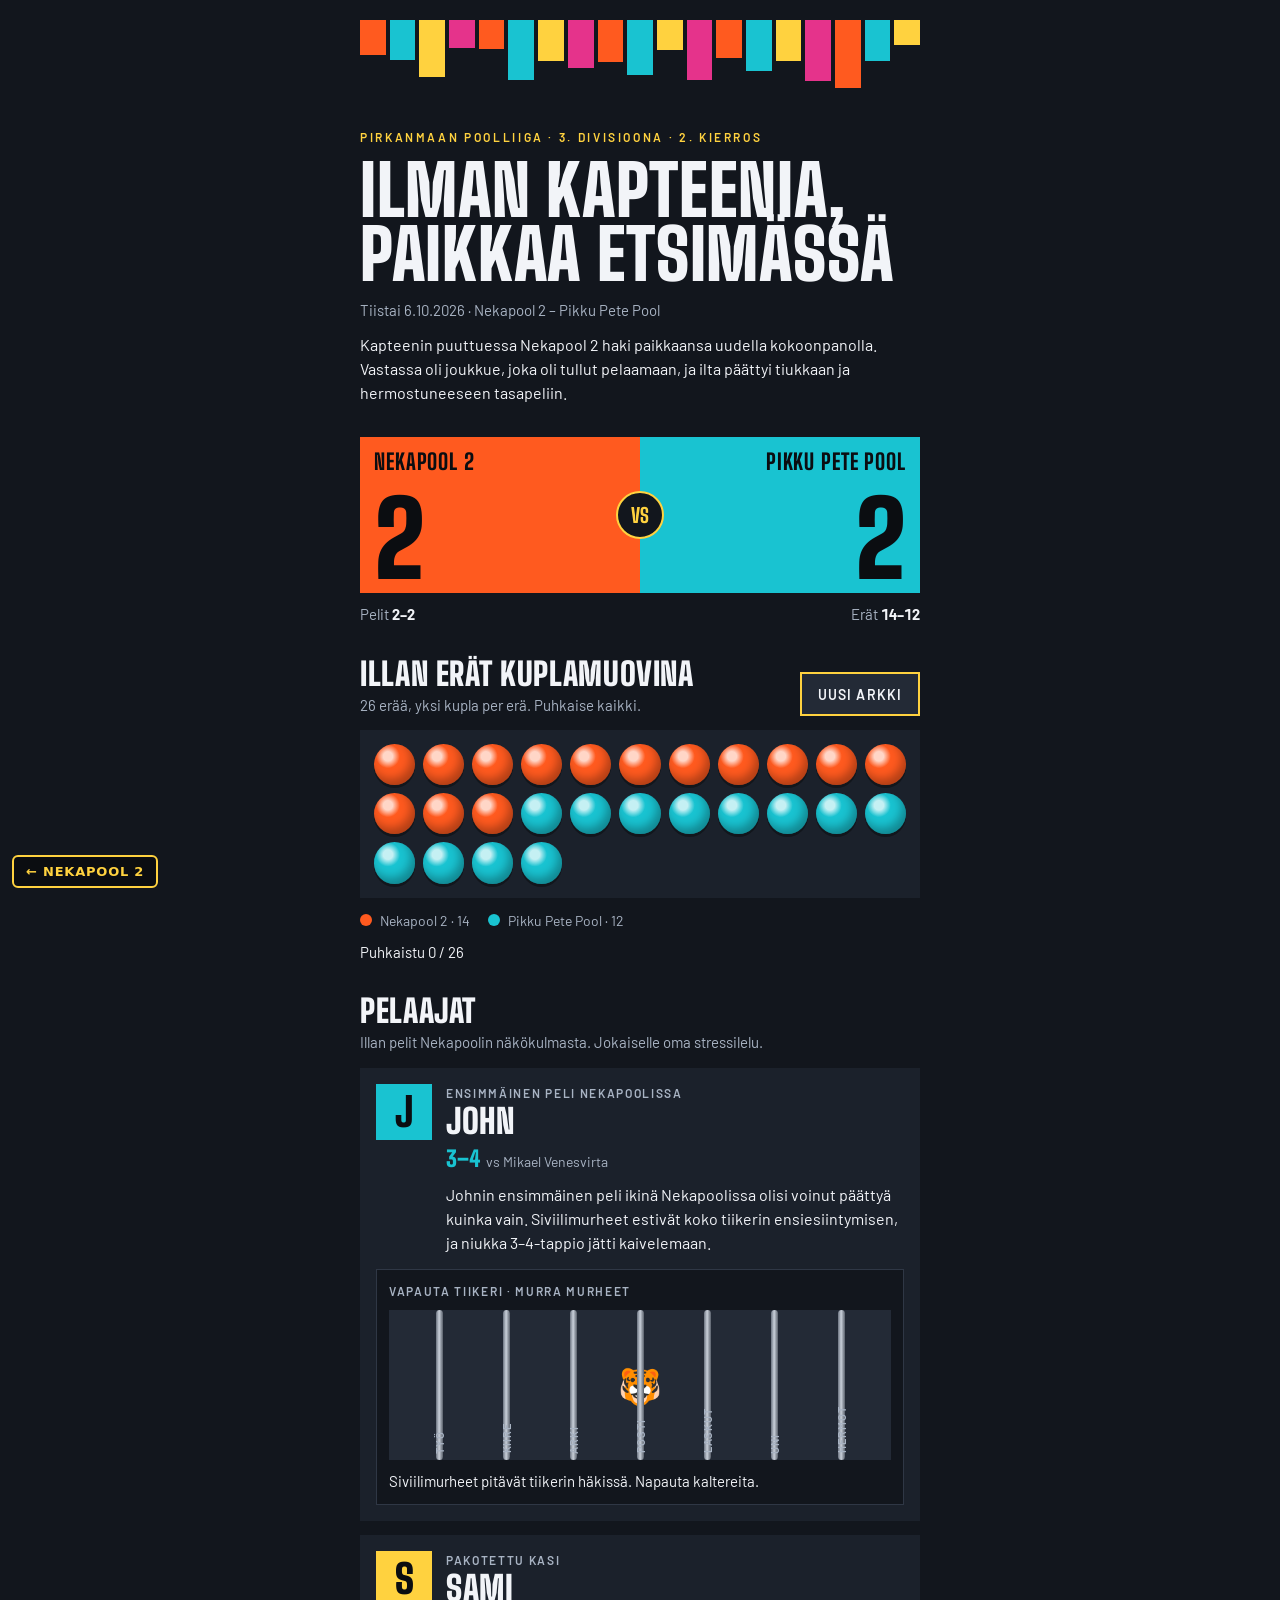
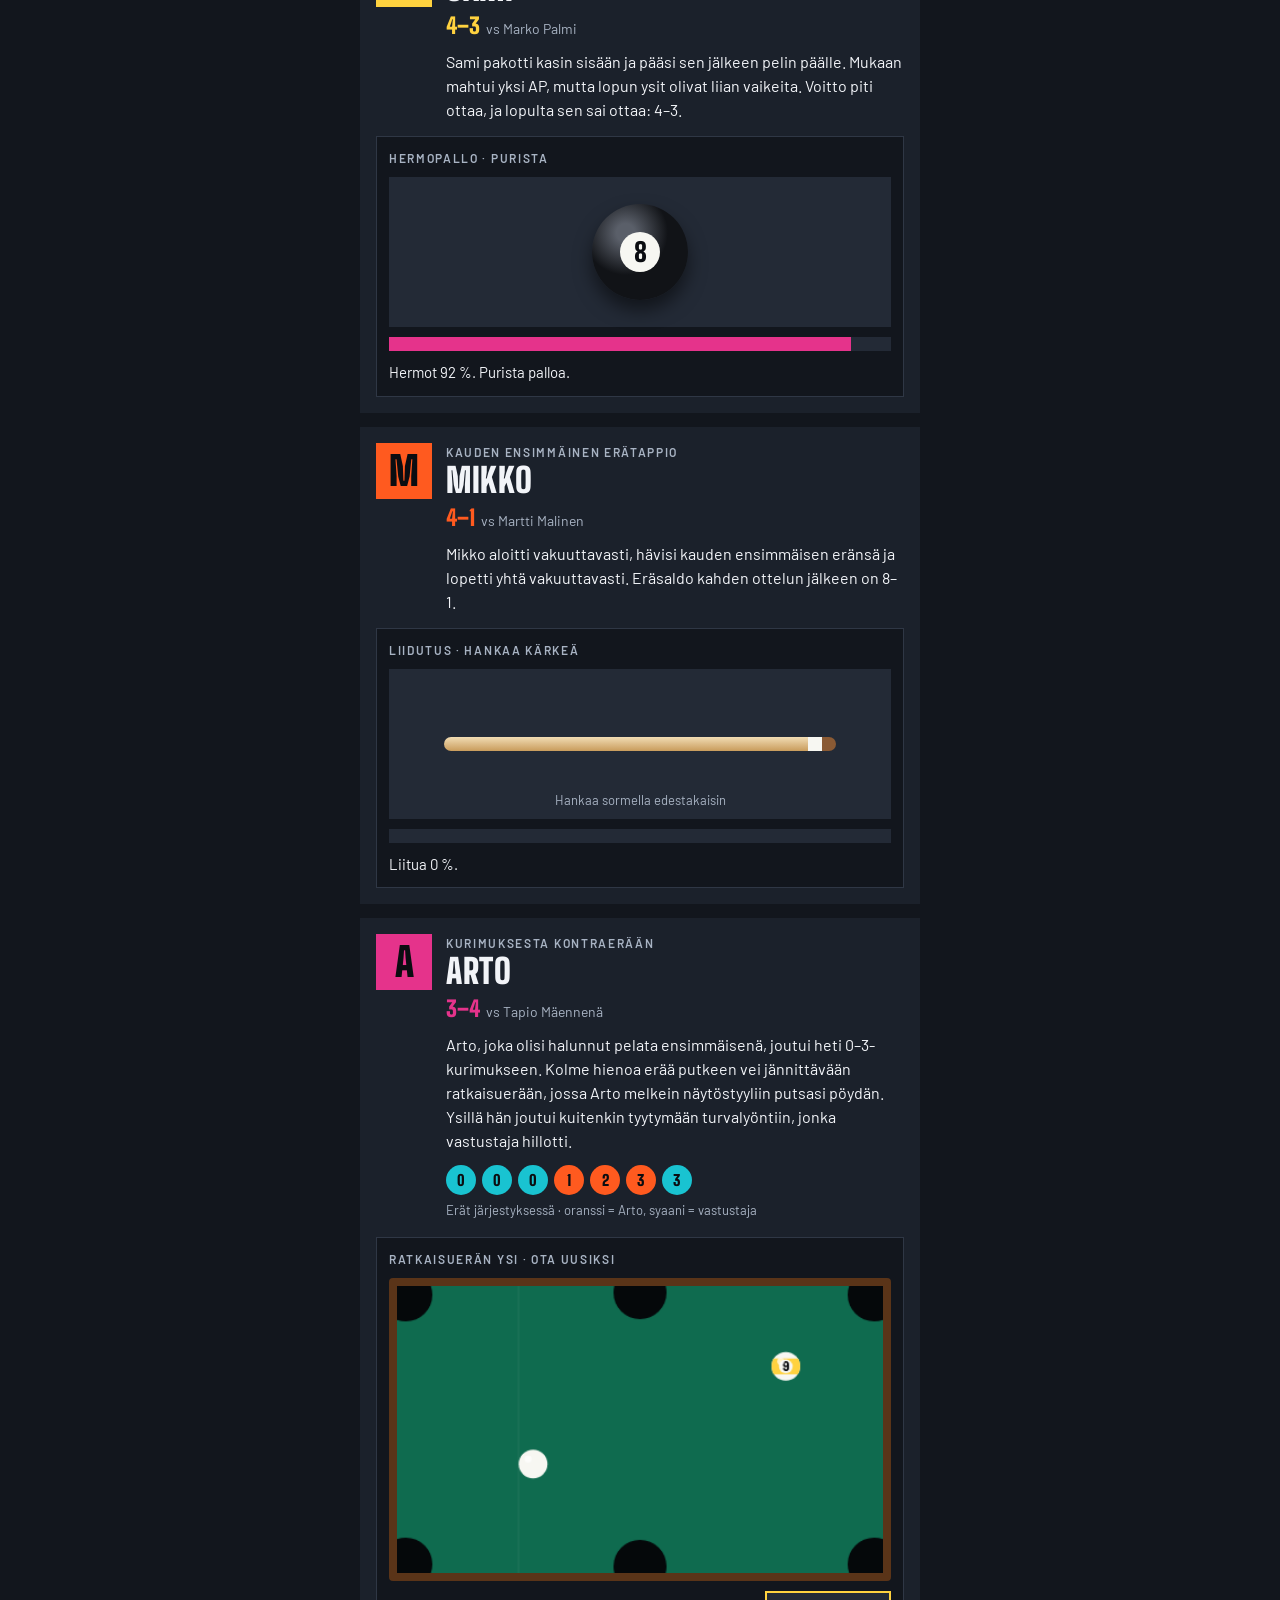
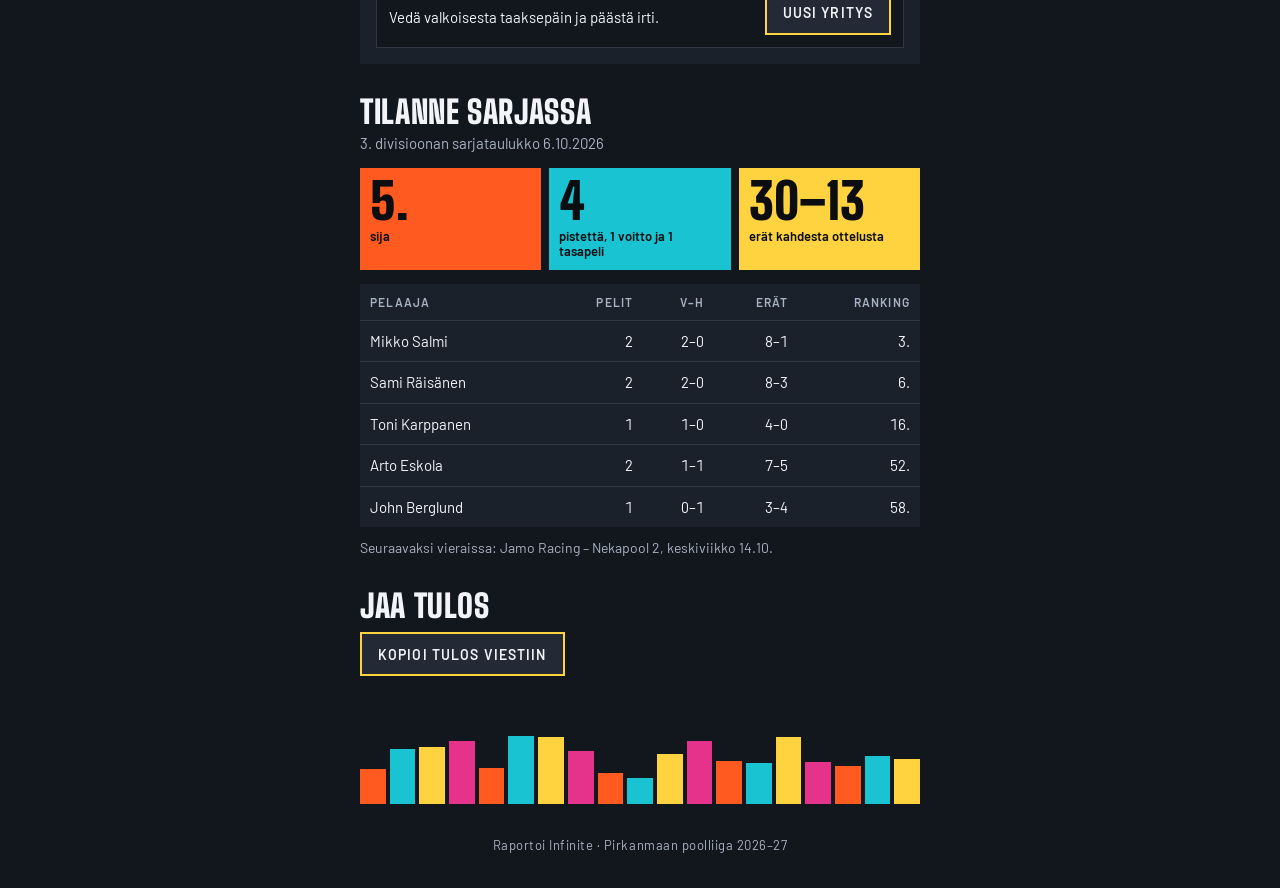
<file: raportit/2026-10-06-pikku-pete.html>
<!doctype html>
<html lang="fi">
<head>
<meta charset="utf-8">
<meta name="viewport" content="width=device-width,initial-scale=1,viewport-fit=cover">
<meta property="og:type" content="article"><meta property="og:site_name" content="Nekapool 2"><meta property="og:title" content="Ilman kapteenia, paikkaa etsimässä"><meta property="og:description" content="Nekapool 2 – Pikku Pete Pool 2–2. Pelaajien tarinat ja stressilelut."><meta property="og:image" content="https://samppafin.github.io/Nekapool-2/img/nekapool2-og.jpg"><meta name="twitter:card" content="summary_large_image">
<style>body{margin:0}img{max-width:100%}[hidden]{display:none!important}</style>
</head>
<body>
<a href="../" style="position:fixed;left:12px;bottom:calc(12px + env(safe-area-inset-bottom,0px));z-index:50;background:#0b0d11;color:#ffd23f;border:2px solid #ffd23f;padding:8px 12px;font:600 13px/1 system-ui,sans-serif;letter-spacing:.06em;text-transform:uppercase;text-decoration:none;border-radius:6px">← Nekapool 2</a>
<title>Nekapool 2 vs Pikku Pete</title>
<link rel="preconnect" href="https://fonts.googleapis.com">
<link rel="preconnect" href="https://fonts.gstatic.com" crossorigin>
<link rel="stylesheet" href="https://fonts.googleapis.com/css2?family=Barlow:wght@400;500;600&family=Big+Shoulders+Display:wght@700;800;900&display=swap">
<style>
/* Layout: kapea ottelujuliste kuten kauden avauksen raportissa. Rytmipalkit avaavat ja päättävät,
   tulostaulu ylhäällä, sitten erät kuplamuovina, pelaajakortit stressileluineen ja lopuksi sarjatilanne.
   Yksi tietoisesti tumma ilme kummassakin teemassa. */
:root {
  --bg: #12161d;
  --panel: #1b212b;
  --panel-2: #232a36;
  --line: #2f3745;
  --fg: #f2f4f8;
  --muted: #a8b3c3;
  --orange: #ff5a1f;
  --cyan: #19c3d1;
  --yellow: #ffd23f;
  --pink: #e5338b;
  --felt: #0f6b4f;
  --felt-dark: #0a4a37;
  --rail: #5a3418;
  --on: #0b0d11;
  --white: #f7f7f2;
  --font-display: 'Big Shoulders Display', 'Arial Narrow', Impact, sans-serif;
  --font-body: 'Barlow', system-ui, -apple-system, 'Segoe UI', sans-serif;
  color-scheme: dark;
}
* { box-sizing: border-box; }
body {
  background: var(--bg);
  color: var(--fg);
  font-family: var(--font-body);
  font-size: 16px;
  line-height: 1.5;
  padding-inline: 16px;
  padding-block: 20px 32px;
}
.wrap { max-width: 560px; margin-inline: auto; display: flex; flex-direction: column; gap: 32px; }
section, header, footer { min-width: 0; }
button { font-family: var(--font-body); -webkit-tap-highlight-color: transparent; }
button:focus-visible { outline: 3px solid var(--yellow); outline-offset: 3px; }

/* rytmipalkit */
.bars { display: flex; gap: 4px; height: 76px; }
.bars.top { align-items: flex-start; }
.bars.bottom { align-items: flex-end; }
.bars i { flex: 1; min-width: 0; display: block; animation: beat 1.8s ease-in-out infinite alternate; }
.bars.top i { transform-origin: top; }
.bars.bottom i { transform-origin: bottom; }
@keyframes beat { from { transform: scaleY(1); } to { transform: scaleY(0.62); } }

/* otsikko */
.hero { display: flex; flex-direction: column; gap: 12px; }
.eyebrow { margin: 0; font-size: 12px; font-weight: 600; letter-spacing: 0.22em; text-transform: uppercase; color: var(--yellow); }
h1 { margin: 0; font-family: var(--font-display); font-weight: 900; font-size: clamp(44px, 13vw, 70px); line-height: 0.92; letter-spacing: 0.01em; text-transform: uppercase; text-wrap: balance; }
.date { margin: 0; color: var(--muted); font-size: 15px; }
.lede { margin: 0; max-width: 60ch; }

/* tulostaulu */
.score { position: relative; display: grid; grid-template-columns: 1fr 1fr; }
.team { min-width: 0; min-height: 156px; padding: 14px 14px 10px; color: var(--on); display: flex; flex-direction: column; justify-content: space-between; gap: 8px; }
.t-neka { background: var(--orange); }
.t-pete { background: var(--cyan); text-align: right; }
.tname { font-family: var(--font-display); font-weight: 800; font-size: 22px; line-height: 1; letter-spacing: 0.04em; text-transform: uppercase; overflow-wrap: anywhere; }
.tnum { font-family: var(--font-display); font-weight: 900; font-size: 104px; line-height: 0.85; font-variant-numeric: tabular-nums; }
.vs { position: absolute; left: 50%; top: 50%; transform: translate(-50%, -50%); width: 48px; height: 48px; border-radius: 50%; background: var(--bg); border: 2px solid var(--yellow); color: var(--yellow); display: grid; place-items: center; font-family: var(--font-display); font-weight: 800; font-size: 20px; }
.score-sub { display: flex; justify-content: space-between; gap: 12px; margin: 10px 0 0; color: var(--muted); font-size: 15px; }
.score-sub b { color: var(--fg); font-variant-numeric: tabular-nums; }

h2 { margin: 0; font-family: var(--font-display); font-weight: 900; font-size: 32px; line-height: 1; letter-spacing: 0.02em; text-transform: uppercase; text-wrap: balance; }
.sub { margin: 4px 0 0; color: var(--muted); font-size: 15px; }
.head { display: flex; align-items: flex-end; justify-content: space-between; gap: 12px; flex-wrap: wrap; }

.btn { font-size: 14px; font-weight: 600; letter-spacing: 0.08em; text-transform: uppercase; min-height: 44px; padding: 10px 16px; color: var(--fg); background: var(--panel-2); border: 2px solid var(--yellow); cursor: pointer; }
.btn:hover { background: var(--line); }

/* kuplamuovi */
.wrapfoil { margin-top: 14px; padding: 14px; background: var(--panel); display: grid; grid-template-columns: repeat(auto-fill, minmax(40px, 1fr)); gap: 8px; touch-action: manipulation; }
.bub { aspect-ratio: 1; max-width: 100%; border-radius: 50%; border: 0; padding: 0; cursor: pointer; position: relative;
  background: radial-gradient(circle at 34% 30%, rgba(255, 255, 255, 0.75) 0 12%, transparent 30%), var(--c);
  box-shadow: inset -4px -6px 10px rgba(0, 0, 0, 0.3), 0 3px 0 rgba(0, 0, 0, 0.35);
  transition: transform 0.12s; }
.bub:active { transform: scale(0.9); }
.bub.popped { background: var(--panel-2); box-shadow: inset 0 3px 6px rgba(0, 0, 0, 0.5); cursor: default; }
.bub.popped::after { content: ''; position: absolute; inset: 30%; border: 2px solid var(--c); border-radius: 50%; opacity: 0.45; clip-path: polygon(0 0, 60% 0, 40% 50%, 70% 100%, 0 100%); }
.legend { display: flex; flex-wrap: wrap; gap: 6px 18px; margin: 12px 0 0; padding: 0; list-style: none; color: var(--muted); font-size: 14px; }
.legend li { display: flex; align-items: center; gap: 8px; }
.legend b { width: 12px; height: 12px; border-radius: 50%; display: block; }
.status { margin: 10px 0 0; font-size: 15px; min-height: 1.5em; }

/* pelaajakortit */
.cards { display: flex; flex-direction: column; gap: 14px; margin-top: 14px; }
.card { display: grid; grid-template-columns: 56px minmax(0, 1fr); gap: 14px; background: var(--panel); padding: 16px; }
.tile { width: 56px; height: 56px; background: var(--c); color: var(--on); font-family: var(--font-display); font-weight: 900; font-size: 40px; line-height: 56px; text-align: center; }
.kick { margin: 0; font-size: 12px; font-weight: 600; letter-spacing: 0.14em; text-transform: uppercase; color: var(--muted); }
h3 { margin: 2px 0 4px; font-family: var(--font-display); font-weight: 900; font-size: 34px; line-height: 1; letter-spacing: 0.02em; text-transform: uppercase; }
.vsline { margin: 0 0 8px; font-size: 14px; color: var(--muted); }
.vsline b { color: var(--c); font-family: var(--font-display); font-size: 22px; font-weight: 900; margin-right: 6px; }
.story { margin: 0; max-width: 62ch; }

.card > .widget { grid-column: 1 / -1; }
.widget { margin-top: 0; padding: 12px; background: var(--bg); border: 1px solid var(--line); }
.wl { margin: 0; font-size: 12px; font-weight: 600; letter-spacing: 0.14em; text-transform: uppercase; color: var(--muted); }
.widget .btn { margin-top: 10px; }

/* Johnin tiikerihäkki */
.cage { position: relative; height: 150px; margin-top: 10px; display: grid; place-items: center; overflow: hidden; background: var(--panel-2); }
.tiger { font-size: 64px; line-height: 1; transition: transform 0.35s cubic-bezier(0.3, 1.6, 0.5, 1); transform: scale(var(--s, 0.55)); }
.cage.free .tiger { animation: roar 0.6s ease-in-out 2; }
@keyframes roar { 50% { transform: scale(1.7) rotate(-6deg); } }
.cbars { position: absolute; inset: 0; display: flex; justify-content: space-evenly; pointer-events: none; }
.cbar { pointer-events: auto; width: 34px; border: 0; background: transparent; cursor: pointer; display: grid; justify-items: center; padding: 0; }
.cbar::before { content: ''; width: 7px; height: 100%; background: linear-gradient(90deg, #6b7380, #c9d0da 45%, #59606b); border-radius: 4px; transition: transform 0.4s, opacity 0.4s; }
.cbar span { position: absolute; bottom: 6px; font-size: 11px; font-weight: 600; letter-spacing: 0.08em; text-transform: uppercase; color: var(--muted); writing-mode: vertical-rl; transform: rotate(180deg); pointer-events: none; }
.cbar.broken { pointer-events: none; }
.cbar.broken::before { transform: translateY(120%) rotate(30deg); opacity: 0; }
.cbar.broken span { opacity: 0; }

/* Samin hermopallo */
.squeeze { display: grid; place-items: center; height: 150px; margin-top: 10px; background: var(--panel-2); touch-action: none; -webkit-user-select: none; user-select: none; }
.ball8 { width: 96px; height: 96px; border-radius: 50%; border: 0; cursor: pointer; display: grid; place-items: center;
  background: radial-gradient(circle at 35% 30%, #5a5f69 0 10%, #111317 46%); box-shadow: 0 10px 18px rgba(0, 0, 0, 0.5);
  transition: transform 0.18s cubic-bezier(0.3, 1.8, 0.5, 1), border-radius 0.18s; touch-action: none; }
.ball8 span { width: 40px; height: 40px; border-radius: 50%; background: var(--white); color: var(--on); font-family: var(--font-display); font-weight: 900; font-size: 26px; line-height: 40px; }
.ball8.squeezed { transform: scale(1.22, 0.74); border-radius: 46% 46% 40% 40%; transition-duration: 0.08s; }
.meter { height: 14px; margin: 10px 0 6px; background: var(--panel-2); overflow: hidden; }
.fill { height: 100%; width: 92%; background: var(--pink); transition: width 0.5s cubic-bezier(0.3, 0.7, 0.2, 1), background-color 0.5s; }

/* Mikon liidutus */
.chalkpad { position: relative; height: 150px; margin-top: 10px; background: var(--panel-2); touch-action: none; overflow: hidden; display: grid; place-items: center; cursor: grab; }
.cue { width: 78%; height: 22px; display: flex; align-items: center; pointer-events: none; }
.cue .shaft { flex: 1; height: 14px; background: linear-gradient(180deg, #f1dcb4, #c99c5c); border-radius: 7px 0 0 7px; }
.cue .ferrule { width: 14px; height: 14px; background: var(--white); }
.cue .tip { width: 14px; height: 14px; border-radius: 0 7px 7px 0; background: color-mix(in srgb, #3b6fd1 calc(var(--chalk, 0) * 1%), #8a5a34); }
.chalkpad .hint { position: absolute; bottom: 8px; font-size: 13px; color: var(--muted); pointer-events: none; }
.dust { position: absolute; width: 6px; height: 6px; border-radius: 50%; background: #5c8ce6; pointer-events: none; animation: dust 0.8s ease-out forwards; }
@keyframes dust { to { transform: translate(var(--dx), var(--dy)); opacity: 0; } }

/* Arton ysi */
.frames { display: flex; flex-wrap: wrap; gap: 6px; margin: 12px 0 2px; align-items: center; }
.fr { width: 30px; height: 30px; border-radius: 50%; display: grid; place-items: center; font-family: var(--font-display); font-weight: 900; font-size: 15px; color: var(--on); }
.fr.w { background: var(--orange); }
.fr.l { background: var(--cyan); }
.fr-cap { width: 100%; font-size: 13px; color: var(--muted); }
.tablewrap { margin-top: 10px; background: var(--rail); padding: 8px; touch-action: none; border-radius: 4px; }
canvas { display: block; width: 100%; max-width: 100%; height: auto; background: var(--felt); cursor: crosshair; }
.row { display: flex; flex-wrap: wrap; gap: 10px; align-items: center; justify-content: space-between; margin-top: 10px; }
.row .btn { margin-top: 0; }

/* sarjatilanne */
.stats { display: grid; grid-template-columns: repeat(3, minmax(0, 1fr)); gap: 8px; margin-top: 14px; }
.stat { background: var(--c); color: var(--on); padding: 12px 10px 10px; display: flex; flex-direction: column; gap: 6px; min-width: 0; }
.stat b { font-family: var(--font-display); font-weight: 900; font-size: 50px; line-height: 0.85; font-variant-numeric: tabular-nums; }
.stat b.sm { font-size: clamp(30px, 9vw, 50px); white-space: nowrap; }
.stat span { font-size: 13px; font-weight: 600; line-height: 1.2; }
.ptable-wrap { overflow-x: auto; margin-top: 14px; background: var(--panel); }
.ptable { width: 100%; border-collapse: collapse; font-size: 15px; }
.ptable th, .ptable td { padding: 9px 10px; text-align: right; border-bottom: 1px solid var(--line); white-space: nowrap; font-variant-numeric: tabular-nums; }
.ptable th { font-size: 12px; font-weight: 600; letter-spacing: 0.1em; text-transform: uppercase; color: var(--muted); }
.ptable th:first-child, .ptable td:first-child { text-align: left; }
.ptable tr:last-child td { border-bottom: 0; }
.note { margin: 10px 0 0; color: var(--muted); font-size: 14px; }

/* jako */
.share { display: flex; flex-direction: column; gap: 10px; align-items: flex-start; }
.share textarea { width: 100%; min-height: 120px; padding: 10px; background: var(--panel); color: var(--fg); border: 1px solid var(--line); font: inherit; font-size: 15px; resize: vertical; }
.foot { text-align: center; color: var(--muted); font-size: 13px; letter-spacing: 0.04em; }

@media (max-width: 380px) {
  .tnum { font-size: 88px; }
  .tname { font-size: 19px; }
  .card { grid-template-columns: 44px minmax(0, 1fr); gap: 12px; padding: 14px; }
  .tile { width: 44px; height: 44px; font-size: 32px; line-height: 44px; }
  .stat b { font-size: 40px; }
}
@media (prefers-reduced-motion: reduce) {
  .bars i, .cage.free .tiger, .dust { animation: none; }
  .fill, .tiger, .ball8, .bub, .cbar::before { transition: none; }
}
</style>

<div class="wrap">
  <div class="bars top" id="barsTop" aria-hidden="true"></div>

  <header class="hero">
    <p class="eyebrow">Pirkanmaan poolliiga · 3. divisioona · 2. kierros</p>
    <h1>Ilman kapteenia, paikkaa etsimässä</h1>
    <p class="date">Tiistai 6.10.2026 · Nekapool 2 – Pikku Pete Pool</p>
    <p class="lede">Kapteenin puuttuessa Nekapool 2 haki paikkaansa uudella kokoonpanolla. Vastassa oli joukkue, joka oli tullut pelaamaan, ja ilta päättyi tiukkaan ja hermostuneeseen tasapeliin.</p>
  </header>

  <section aria-label="Lopputulos">
    <div class="score">
      <div class="team t-neka">
        <span class="tname">Nekapool 2</span>
        <span class="tnum">2</span>
      </div>
      <div class="vs" aria-hidden="true">VS</div>
      <div class="team t-pete">
        <span class="tname">Pikku Pete Pool</span>
        <span class="tnum">2</span>
      </div>
    </div>
    <p class="score-sub"><span>Pelit <b>2–2</b></span><span>Erät <b>14–12</b></span></p>
  </section>

  <section aria-labelledby="bubH">
    <div class="head">
      <div>
        <h2 id="bubH">Illan erät kuplamuovina</h2>
        <p class="sub">26 erää, yksi kupla per erä. Puhkaise kaikki.</p>
      </div>
      <button class="btn" id="bubReset" type="button">Uusi arkki</button>
    </div>
    <div class="wrapfoil" id="foil"></div>
    <ul class="legend">
      <li><b style="background:var(--orange)"></b>Nekapool 2 · 14</li>
      <li><b style="background:var(--cyan)"></b>Pikku Pete Pool · 12</li>
    </ul>
    <p class="status" id="bubText" aria-live="polite">Puhkaistu 0 / 26</p>
  </section>

  <section aria-labelledby="plH">
    <h2 id="plH">Pelaajat</h2>
    <p class="sub">Illan pelit Nekapoolin näkökulmasta. Jokaiselle oma stressilelu.</p>

    <div class="cards">
      <!-- John -->
      <article class="card" style="--c: var(--cyan)">
        <div class="tile" aria-hidden="true">J</div>
        <div>
          <p class="kick">Ensimmäinen peli Nekapoolissa</p>
          <h3>John</h3>
          <p class="vsline"><b>3–4</b>vs Mikael Venesvirta</p>
          <p class="story">Johnin ensimmäinen peli ikinä Nekapoolissa olisi voinut päättyä kuinka vain. Siviilimurheet estivät koko tiikerin ensiesiintymisen, ja niukka 3–4-tappio jätti kaivelemaan.</p>
        </div>
        <div class="widget">
            <p class="wl">Vapauta tiikeri · murra murheet</p>
            <div class="cage" id="cage">
              <span class="tiger" id="tiger" aria-hidden="true">🐯</span>
              <div class="cbars" id="cbars"></div>
            </div>
            <p class="status" id="cageText" aria-live="polite">Siviilimurheet pitävät tiikerin häkissä. Napauta kaltereita.</p>
            <button class="btn" id="cageReset" type="button" hidden>Takaisin häkkiin</button>
        </div>
      </article>

      <!-- Sami -->
      <article class="card" style="--c: var(--yellow)">
        <div class="tile" aria-hidden="true">S</div>
        <div>
          <p class="kick">Pakotettu kasi</p>
          <h3>Sami</h3>
          <p class="vsline"><b>4–3</b>vs Marko Palmi</p>
          <p class="story">Sami pakotti kasin sisään ja pääsi sen jälkeen pelin päälle. Mukaan mahtui yksi AP, mutta lopun ysit olivat liian vaikeita. Voitto piti ottaa, ja lopulta sen sai ottaa: 4–3.</p>
        </div>
        <div class="widget">
            <p class="wl">Hermopallo · purista</p>
            <div class="squeeze">
              <button class="ball8" id="ball8" type="button" aria-label="Purista kasipalloa"><span>8</span></button>
            </div>
            <div class="meter" aria-hidden="true"><div class="fill" id="nerveFill"></div></div>
            <p class="status" id="nerveText" aria-live="polite">Hermot 92 %. Purista palloa.</p>
        </div>
      </article>

      <!-- Mikko -->
      <article class="card" style="--c: var(--orange)">
        <div class="tile" aria-hidden="true">M</div>
        <div>
          <p class="kick">Kauden ensimmäinen erätappio</p>
          <h3>Mikko</h3>
          <p class="vsline"><b>4–1</b>vs Martti Malinen</p>
          <p class="story">Mikko aloitti vakuuttavasti, hävisi kauden ensimmäisen eränsä ja lopetti yhtä vakuuttavasti. Eräsaldo kahden ottelun jälkeen on 8–1.</p>
        </div>
        <div class="widget">
            <p class="wl">Liidutus · hankaa kärkeä</p>
            <div class="chalkpad" id="chalkpad">
              <div class="cue" id="cue" aria-hidden="true"><div class="shaft"></div><div class="ferrule"></div><div class="tip"></div></div>
              <span class="hint" id="chalkHint">Hankaa sormella edestakaisin</span>
            </div>
            <div class="meter" aria-hidden="true"><div class="fill" id="chalkFill" style="width:0%;background:var(--cyan)"></div></div>
            <p class="status" id="chalkText" aria-live="polite">Liitua 0 %.</p>
        </div>
      </article>

      <!-- Arto -->
      <article class="card" style="--c: var(--pink)">
        <div class="tile" aria-hidden="true">A</div>
        <div>
          <p class="kick">Kurimuksesta kontraerään</p>
          <h3>Arto</h3>
          <p class="vsline"><b>3–4</b>vs Tapio Mäennenä</p>
          <p class="story">Arto, joka olisi halunnut pelata ensimmäisenä, joutui heti 0–3-kurimukseen. Kolme hienoa erää putkeen vei jännittävään ratkaisuerään, jossa Arto melkein näytöstyyliin putsasi pöydän. Ysillä hän joutui kuitenkin tyytymään turvalyöntiin, jonka vastustaja hillotti.</p>
          <div class="frames" role="img" aria-label="Arton erät järjestyksessä: kolme tappiota, kolme voittoa, tappio">
            <span class="fr l">0</span><span class="fr l">0</span><span class="fr l">0</span>
            <span class="fr w">1</span><span class="fr w">2</span><span class="fr w">3</span>
            <span class="fr l">3</span>
            <span class="fr-cap">Erät järjestyksessä · oranssi = Arto, syaani = vastustaja</span>
          </div>
        </div>
        <div class="widget">
            <p class="wl">Ratkaisuerän ysi · ota uusiksi</p>
            <div class="tablewrap"><canvas id="pool" width="440" height="260" aria-label="Minibiljardi: vedä valkoisesta taaksepäin ja päästä irti lyödäksesi ysin pussiin"></canvas></div>
            <div class="row">
              <p class="status" id="poolText" aria-live="polite">Vedä valkoisesta taaksepäin ja päästä irti.</p>
              <button class="btn" id="poolReset" type="button">Uusi yritys</button>
            </div>
        </div>
      </article>
    </div>
  </section>

  <section aria-labelledby="stH">
    <h2 id="stH">Tilanne sarjassa</h2>
    <p class="sub">3. divisioonan sarjataulukko 6.10.2026</p>
    <div class="stats">
      <div class="stat" style="--c: var(--orange)"><b>5.</b><span>sija</span></div>
      <div class="stat" style="--c: var(--cyan)"><b>4</b><span>pistettä, 1 voitto ja 1 tasapeli</span></div>
      <div class="stat" style="--c: var(--yellow)"><b class="sm">30–13</b><span>erät kahdesta ottelusta</span></div>
    </div>
    <div class="ptable-wrap">
      <table class="ptable">
        <thead><tr><th scope="col">Pelaaja</th><th scope="col">Pelit</th><th scope="col">V–H</th><th scope="col">Erät</th><th scope="col">Ranking</th></tr></thead>
        <tbody>
          <tr><td>Mikko Salmi</td><td>2</td><td>2–0</td><td>8–1</td><td>3.</td></tr>
          <tr><td>Sami Räisänen</td><td>2</td><td>2–0</td><td>8–3</td><td>6.</td></tr>
          <tr><td>Toni Karppanen</td><td>1</td><td>1–0</td><td>4–0</td><td>16.</td></tr>
          <tr><td>Arto Eskola</td><td>2</td><td>1–1</td><td>7–5</td><td>52.</td></tr>
          <tr><td>John Berglund</td><td>1</td><td>0–1</td><td>3–4</td><td>58.</td></tr>
        </tbody>
      </table>
    </div>
    <p class="note">Seuraavaksi vieraissa: Jamo Racing – Nekapool 2, keskiviikko 14.10.</p>
  </section>

  <section class="share" aria-labelledby="shH">
    <h2 id="shH">Jaa tulos</h2>
    <button class="btn" id="copyBtn" type="button">Kopioi tulos viestiin</button>
    <textarea id="shareText" readonly hidden aria-label="Tulosviesti"></textarea>
    <p class="note" id="copyNote" aria-live="polite"></p>
  </section>

  <div class="bars bottom" id="barsBottom" aria-hidden="true"></div>
  <footer class="foot">Raportoi Infinite · Pirkanmaan poolliiga 2026–27</footer>
</div>

<script>
(function () {
  var reduce = window.matchMedia && window.matchMedia('(prefers-reduced-motion: reduce)').matches;
  var COLORS = ['var(--orange)', 'var(--cyan)', 'var(--yellow)', 'var(--pink)'];
  function buzz(ms) { try { if (navigator.vibrate) navigator.vibrate(ms); } catch (e) { /* ei värinää */ } }
  function $(id) { return document.getElementById(id); }

  /* rytmipalkit */
  function bars(id, seed) {
    var el = $(id), s = seed;
    function rnd() { s = (s * 1664525 + 1013904223) % 4294967296; return s / 4294967296; }
    for (var i = 0; i < 19; i++) {
      var b = document.createElement('i');
      b.style.height = (24 + Math.round(rnd() * 46)) + 'px';
      b.style.background = COLORS[i % 4];
      b.style.animationDelay = '-' + (rnd() * 1.8).toFixed(2) + 's';
      el.appendChild(b);
    }
  }
  bars('barsTop', 11);
  bars('barsBottom', 29);

  /* kuplamuovi: 14 + 12 erää */
  var foil = $('foil'), bubText = $('bubText'), popped = 0;
  function sheet() {
    foil.textContent = '';
    popped = 0;
    bubText.textContent = 'Puhkaistu 0 / 26';
    for (var i = 0; i < 26; i++) {
      (function (neka) {
        var b = document.createElement('button');
        b.type = 'button';
        b.className = 'bub';
        b.style.setProperty('--c', neka ? 'var(--orange)' : 'var(--cyan)');
        b.setAttribute('aria-label', (neka ? 'Nekapoolin' : 'Pikku Peten') + ' erä');
        b.addEventListener('pointerdown', function () {
          if (b.classList.contains('popped')) return;
          b.classList.add('popped');
          b.setAttribute('aria-label', 'Puhkaistu');
          popped++;
          buzz(12);
          bubText.textContent = popped === 26 ? 'Kaikki 26 erää käsitelty. Tasapeli on nyt hyväksytty.' : 'Puhkaistu ' + popped + ' / 26';
        });
        foil.appendChild(b);
      })(i < 14);
    }
  }
  $('bubReset').addEventListener('click', sheet);
  sheet();

  /* Johnin tiikerihäkki */
  var WORRIES = ['työ', 'kiire', 'arki', 'posti', 'laskut', 'uni', 'hermot'];
  var cbars = $('cbars'), tiger = $('tiger'), cage = $('cage'), cageText = $('cageText'), cageReset = $('cageReset');
  var broken = 0;
  function buildCage() {
    cbars.textContent = '';
    broken = 0;
    cage.classList.remove('free');
    tiger.style.setProperty('--s', 0.55);
    cageText.textContent = 'Siviilimurheet pitävät tiikerin häkissä. Napauta kaltereita.';
    cageReset.hidden = true;
    WORRIES.forEach(function (w) {
      var b = document.createElement('button');
      b.type = 'button';
      b.className = 'cbar';
      b.setAttribute('aria-label', 'Murra kalteri: ' + w);
      var lbl = document.createElement('span');
      lbl.textContent = w;
      b.appendChild(lbl);
      b.addEventListener('click', function () {
        if (b.classList.contains('broken')) return;
        b.classList.add('broken');
        broken++;
        buzz(20);
        tiger.style.setProperty('--s', (0.55 + broken * 0.12).toFixed(2));
        if (broken === WORRIES.length) {
          cage.classList.add('free');
          buzz([40, 60, 80]);
          cageText.textContent = 'Koko tiikeri on vapaana. Seuraavassa ottelussa nähdään täysi esitys.';
          cageReset.hidden = false;
        } else {
          cageText.textContent = 'Murheita jäljellä ' + (WORRIES.length - broken) + '.';
        }
      });
      cbars.appendChild(b);
    });
  }
  cageReset.addEventListener('click', buildCage);
  buildCage();

  /* Samin hermopallo */
  var ball8 = $('ball8'), nerveFill = $('nerveFill'), nerveText = $('nerveText');
  var nerves = 92;
  var NERVE_MSG = [[70, 'Kasi pakotettu sisään. Hermot laskussa.'], [45, 'AP mukana. Peli alkaa kulkea.'], [20, 'Lopun ysit jännittävät vielä.'], [0, '4–3. Voitto otettu, hermot lepäävät.']];
  function squeezeOn(e) { e.preventDefault(); ball8.classList.add('squeezed'); buzz(15); }
  function squeezeOff() {
    if (!ball8.classList.contains('squeezed')) return;
    ball8.classList.remove('squeezed');
    nerves = nerves <= 0 ? 92 : Math.max(0, nerves - 8);
    nerveFill.style.width = nerves + '%';
    nerveFill.style.background = nerves < 30 ? 'var(--cyan)' : 'var(--pink)';
    var msg = 'Hermot ' + nerves + ' %.';
    for (var i = 0; i < NERVE_MSG.length; i++) { if (nerves >= NERVE_MSG[i][0]) { msg = 'Hermot ' + nerves + ' %. ' + NERVE_MSG[i][1]; break; } }
    if (nerves === 92) msg = 'Hermot 92 %. Uusi ottelu, uudet hermot.';
    nerveText.textContent = msg;
  }
  ball8.addEventListener('pointerdown', squeezeOn);
  ball8.addEventListener('pointerup', squeezeOff);
  ball8.addEventListener('pointerleave', squeezeOff);
  ball8.addEventListener('pointercancel', squeezeOff);
  ball8.addEventListener('keydown', function (e) { if (e.key === ' ' || e.key === 'Enter') { e.preventDefault(); ball8.classList.add('squeezed'); } });
  ball8.addEventListener('keyup', function (e) { if (e.key === ' ' || e.key === 'Enter') squeezeOff(); });

  /* Mikon liidutus */
  var pad = $('chalkpad'), cue = $('cue'), chalkFill = $('chalkFill'), chalkText = $('chalkText'), chalkHint = $('chalkHint');
  var chalk = 0, rubbing = false, lastX = 0, lastY = 0, dustN = 0;
  pad.addEventListener('pointerdown', function (e) {
    rubbing = true; lastX = e.clientX; lastY = e.clientY;
    try { pad.setPointerCapture(e.pointerId); } catch (err) { /* ok */ }
  });
  pad.addEventListener('pointermove', function (e) {
    if (!rubbing || chalk >= 100) return;
    var d = Math.hypot(e.clientX - lastX, e.clientY - lastY);
    lastX = e.clientX; lastY = e.clientY;
    chalk = Math.min(100, chalk + d / 14);
    cue.style.setProperty('--chalk', chalk.toFixed(0));
    chalkFill.style.width = chalk + '%';
    if (!reduce && d > 4 && dustN++ % 3 === 0) {
      var r = pad.getBoundingClientRect();
      var p = document.createElement('i');
      p.className = 'dust';
      p.style.left = (e.clientX - r.left) + 'px';
      p.style.top = (e.clientY - r.top) + 'px';
      p.style.setProperty('--dx', (Math.random() * 40 - 20) + 'px');
      p.style.setProperty('--dy', (Math.random() * 30 + 10) + 'px');
      pad.appendChild(p);
      setTimeout(function () { p.remove(); }, 800);
    }
    if (chalk >= 100) {
      buzz([30, 40, 30]);
      chalkText.textContent = 'Kärki täynnä liitua. Kauden ensimmäinen erätappio on unohdettu.';
      chalkHint.textContent = 'Napauta liiduttaaksesi uudelleen';
    } else {
      chalkText.textContent = 'Liitua ' + Math.round(chalk) + ' %.';
    }
  });
  function stopRub() { rubbing = false; }
  pad.addEventListener('pointerup', function () {
    stopRub();
    if (chalk >= 100 && !pad.dataset.armed) { pad.dataset.armed = '1'; return; }
    if (chalk >= 100) {
      chalk = 0; delete pad.dataset.armed;
      cue.style.setProperty('--chalk', 0);
      chalkFill.style.width = '0%';
      chalkText.textContent = 'Liitua 0 %.';
      chalkHint.textContent = 'Hankaa sormella edestakaisin';
    }
  });
  pad.addEventListener('pointercancel', stopRub);

  /* Arton ysi: minibiljardi */
  var cv = $('pool'), ctx = cv.getContext('2d'), poolText = $('poolText');
  var W = 440, H = 260, R = 13, M = 8;
  var POCKETS = [[M, M], [W / 2, M - 2], [W - M, M], [M, H - M], [W / 2, H - M + 2], [W - M, H - M]];
  var PR = 24;
  var cueBall, nine, aim = null, moving = false, shots = 0, raf = 0;
  function rack() {
    cueBall = { x: W * 0.28, y: H * 0.62, vx: 0, vy: 0, in: false };
    nine = { x: W * 0.8, y: H * 0.28, vx: 0, vy: 0, in: false };
    aim = null; moving = false;
    poolText.textContent = shots ? 'Uusi yritys. Vedä valkoisesta taaksepäin.' : 'Vedä valkoisesta taaksepäin ja päästä irti.';
    draw();
  }
  function drawBall(b, color, label) {
    if (b.in) return;
    ctx.beginPath(); ctx.arc(b.x, b.y, R, 0, Math.PI * 2); ctx.fillStyle = '#f7f7f2'; ctx.fill();
    if (color) {
      ctx.save(); ctx.beginPath(); ctx.arc(b.x, b.y, R, 0, Math.PI * 2); ctx.clip();
      ctx.fillStyle = color; ctx.fillRect(b.x - R, b.y - R * 0.55, R * 2, R * 1.1); ctx.restore();
      ctx.beginPath(); ctx.arc(b.x, b.y, R * 0.48, 0, Math.PI * 2); ctx.fillStyle = '#f7f7f2'; ctx.fill();
      ctx.fillStyle = '#0b0d11'; ctx.font = '700 12px Barlow, sans-serif'; ctx.textAlign = 'center'; ctx.textBaseline = 'middle';
      ctx.fillText(label, b.x, b.y + 0.5);
    }
    ctx.beginPath(); ctx.arc(b.x - R * 0.35, b.y - R * 0.35, R * 0.25, 0, Math.PI * 2); ctx.fillStyle = 'rgba(255,255,255,0.7)'; ctx.fill();
  }
  function draw() {
    ctx.fillStyle = '#0f6b4f'; ctx.fillRect(0, 0, W, H);
    ctx.strokeStyle = 'rgba(255,255,255,0.08)'; ctx.lineWidth = 1;
    ctx.beginPath(); ctx.moveTo(W * 0.25, 0); ctx.lineTo(W * 0.25, H); ctx.stroke();
    POCKETS.forEach(function (p) { ctx.beginPath(); ctx.arc(p[0], p[1], PR, 0, Math.PI * 2); ctx.fillStyle = '#05080a'; ctx.fill(); });
    if (aim && !moving) {
      var dx = cueBall.x - aim.x, dy = cueBall.y - aim.y;
      ctx.setLineDash([6, 6]); ctx.strokeStyle = 'rgba(255,210,63,0.9)'; ctx.lineWidth = 2;
      ctx.beginPath(); ctx.moveTo(cueBall.x, cueBall.y); ctx.lineTo(cueBall.x + dx * 2.2, cueBall.y + dy * 2.2); ctx.stroke();
      ctx.setLineDash([]); ctx.strokeStyle = '#c99c5c'; ctx.lineWidth = 6;
      ctx.beginPath(); ctx.moveTo(aim.x, aim.y); ctx.lineTo(aim.x - dx * 0.9, aim.y - dy * 0.9); ctx.stroke();
    }
    drawBall(nine, '#ffd23f', '9');
    drawBall(cueBall, null);
  }
  function pos(e) {
    var r = cv.getBoundingClientRect();
    return { x: (e.clientX - r.left) * W / r.width, y: (e.clientY - r.top) * H / r.height };
  }
  cv.addEventListener('pointerdown', function (e) {
    if (moving || cueBall.in || nine.in) return;
    aim = pos(e);
    try { cv.setPointerCapture(e.pointerId); } catch (err) { /* ok */ }
    draw();
  });
  cv.addEventListener('pointermove', function (e) { if (aim && !moving) { aim = pos(e); draw(); } });
  cv.addEventListener('pointerup', function () {
    if (!aim || moving) return;
    var dx = cueBall.x - aim.x, dy = cueBall.y - aim.y;
    var len = Math.hypot(dx, dy);
    aim = null;
    if (len < 8) { draw(); return; }
    var power = Math.min(len, 170) / 170 * 22;
    cueBall.vx = dx / len * power; cueBall.vy = dy / len * power;
    moving = true; shots++;
    buzz(25);
    poolText.textContent = 'Pallot liikkeellä…';
    cancelAnimationFrame(raf);
    raf = requestAnimationFrame(step);
  });
  function wall(b) {
    if (b.x < M + R) { b.x = M + R; b.vx = -b.vx * 0.8; }
    if (b.x > W - M - R) { b.x = W - M - R; b.vx = -b.vx * 0.8; }
    if (b.y < M + R) { b.y = M + R; b.vy = -b.vy * 0.8; }
    if (b.y > H - M - R) { b.y = H - M - R; b.vy = -b.vy * 0.8; }
  }
  function pocket(b) {
    if (b.in) return false;
    for (var i = 0; i < POCKETS.length; i++) {
      if (Math.hypot(b.x - POCKETS[i][0], b.y - POCKETS[i][1]) < PR) { b.in = true; b.vx = b.vy = 0; return true; }
    }
    return false;
  }
  function step() {
    for (var sub = 0; sub < 4; sub++) {
      [cueBall, nine].forEach(function (b) { if (!b.in) { b.x += b.vx / 4; b.y += b.vy / 4; } });
      if (!cueBall.in && !nine.in) {
        var dx = nine.x - cueBall.x, dy = nine.y - cueBall.y, d = Math.hypot(dx, dy);
        if (d < R * 2 && d > 0) {
          var nx = dx / d, ny = dy / d;
          var rel = (cueBall.vx - nine.vx) * nx + (cueBall.vy - nine.vy) * ny;
          if (rel > 0) {
            cueBall.vx -= rel * nx; cueBall.vy -= rel * ny;
            nine.vx += rel * nx; nine.vy += rel * ny;
            buzz(10);
          }
          var overlap = R * 2 - d;
          cueBall.x -= nx * overlap / 2; cueBall.y -= ny * overlap / 2;
          nine.x += nx * overlap / 2; nine.y += ny * overlap / 2;
        }
      }
      pocket(nine); pocket(cueBall);
      [cueBall, nine].forEach(function (b) { if (!b.in) wall(b); });
    }
    [cueBall, nine].forEach(function (b) {
      b.vx *= 0.978; b.vy *= 0.978;
      if (Math.hypot(b.vx, b.vy) < 0.06) { b.vx = b.vy = 0; }
    });
    draw();
    var still = [cueBall, nine].every(function (b) { return b.in || (b.vx === 0 && b.vy === 0); });
    if (!still) { raf = requestAnimationFrame(step); return; }
    moving = false;
    if (nine.in && cueBall.in) poolText.textContent = 'Ysi sisään, mutta valkoinen perässä. Tämä olisi ollut vihun erä.';
    else if (nine.in) { poolText.textContent = 'Ysi sisään! Näin sen olisi pitänyt mennä. (' + shots + '. yritys)'; buzz([40, 60, 120]); }
    else if (cueBall.in) poolText.textContent = 'Valkoinen pussiin. Vihu olisi hillonnut tämänkin.';
    else poolText.textContent = 'Turvalyönti. Vastustaja hillotti tästä viimeksi. Yritä uudelleen.';
  }
  $('poolReset').addEventListener('click', rack);
  rack();
  if (document.fonts && document.fonts.ready) document.fonts.ready.then(draw);

  /* jako */
  var MSG = 'Pirkanmaan poolliiga, tiistai 6.10.2026\nNekapool 2 – Pikku Pete Pool 2–2 (erät 14–12)\nMikko 4–1, Sami 4–3, John 3–4, Arto 3–4\nTiukka ja hermostunut tasapeli. Sarjassa 5., 4 pistettä.';
  var copyBtn = $('copyBtn'), copyNote = $('copyNote'), shareText = $('shareText');
  function showFallback() {
    shareText.value = MSG;
    shareText.hidden = false;
    shareText.focus();
    shareText.select();
    copyNote.textContent = 'Valitse teksti ja kopioi se itse.';
  }
  copyBtn.addEventListener('click', function () {
    try {
      if (navigator.clipboard && navigator.clipboard.writeText) {
        navigator.clipboard.writeText(MSG).then(function () { copyNote.textContent = 'Kopioitu.'; }, showFallback);
      } else showFallback();
    } catch (e) { showFallback(); }
  });
})();
</script>

</body>
</html>
</file>
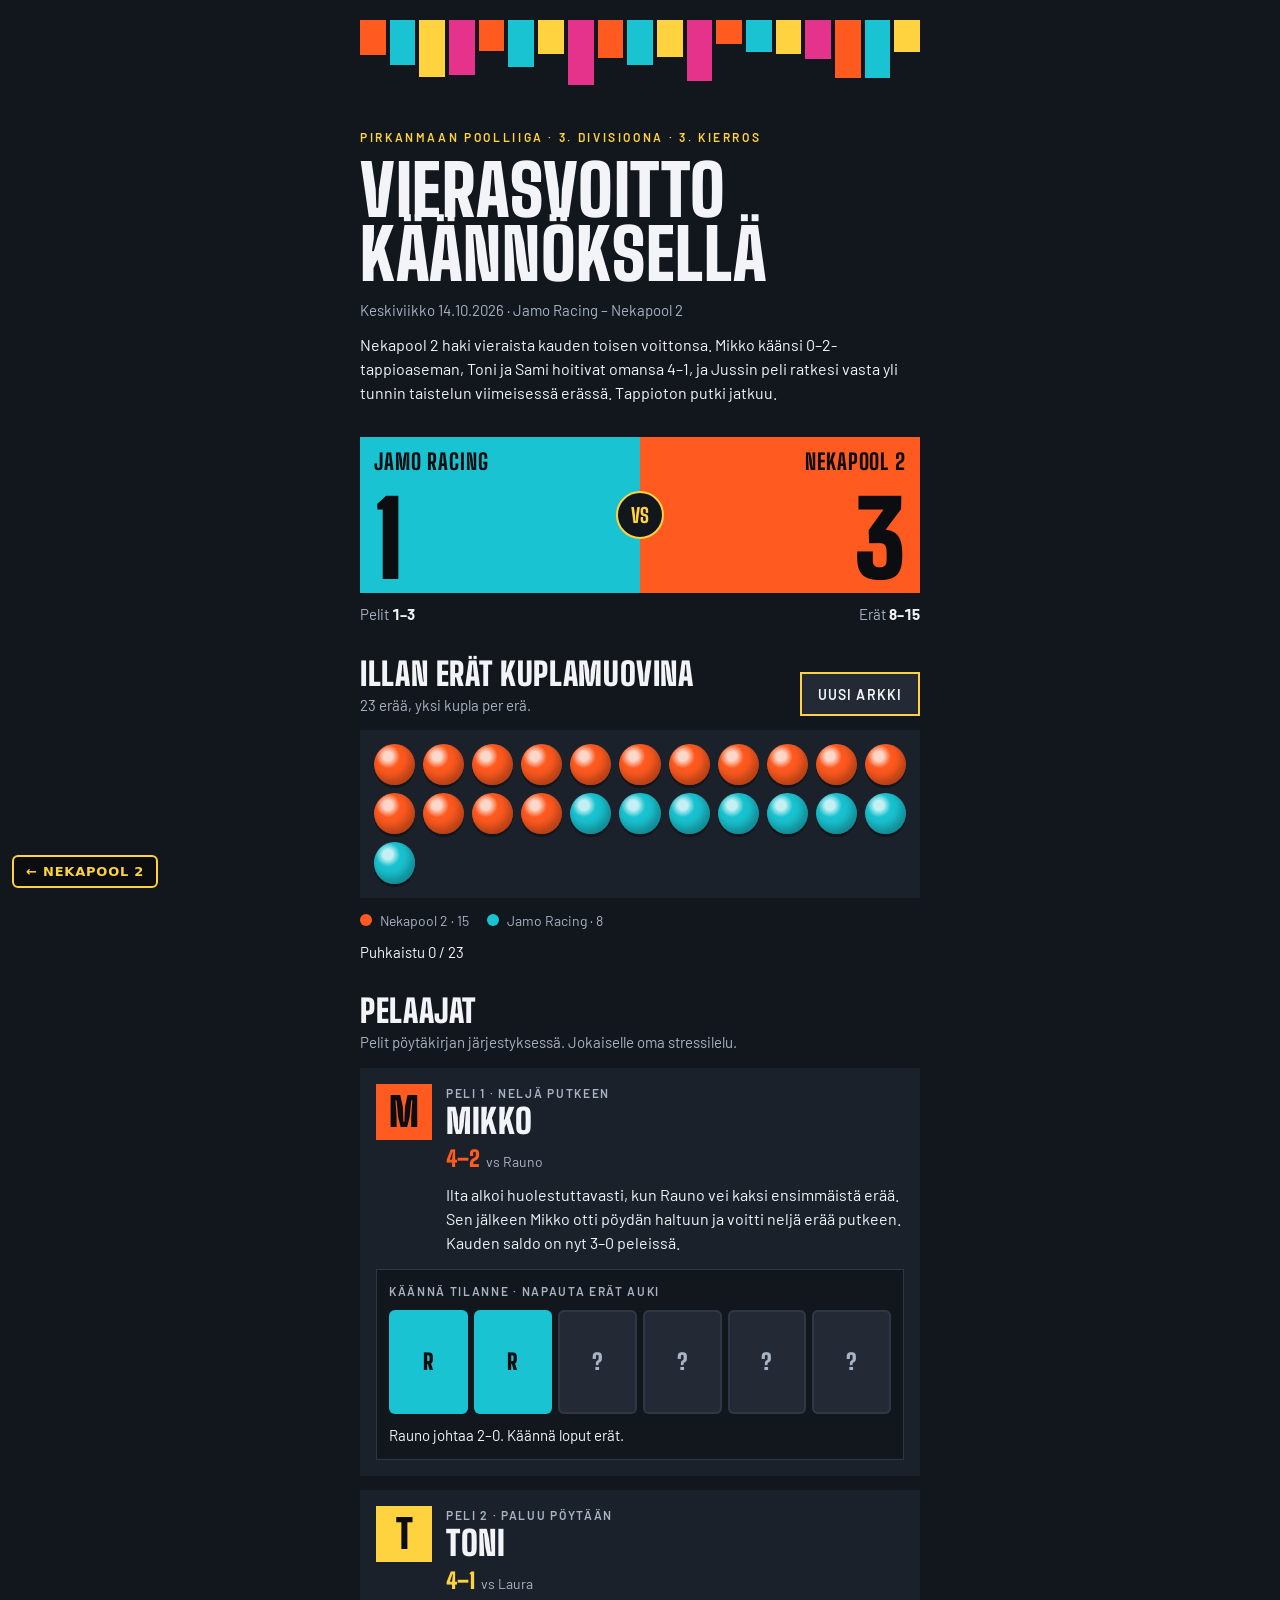
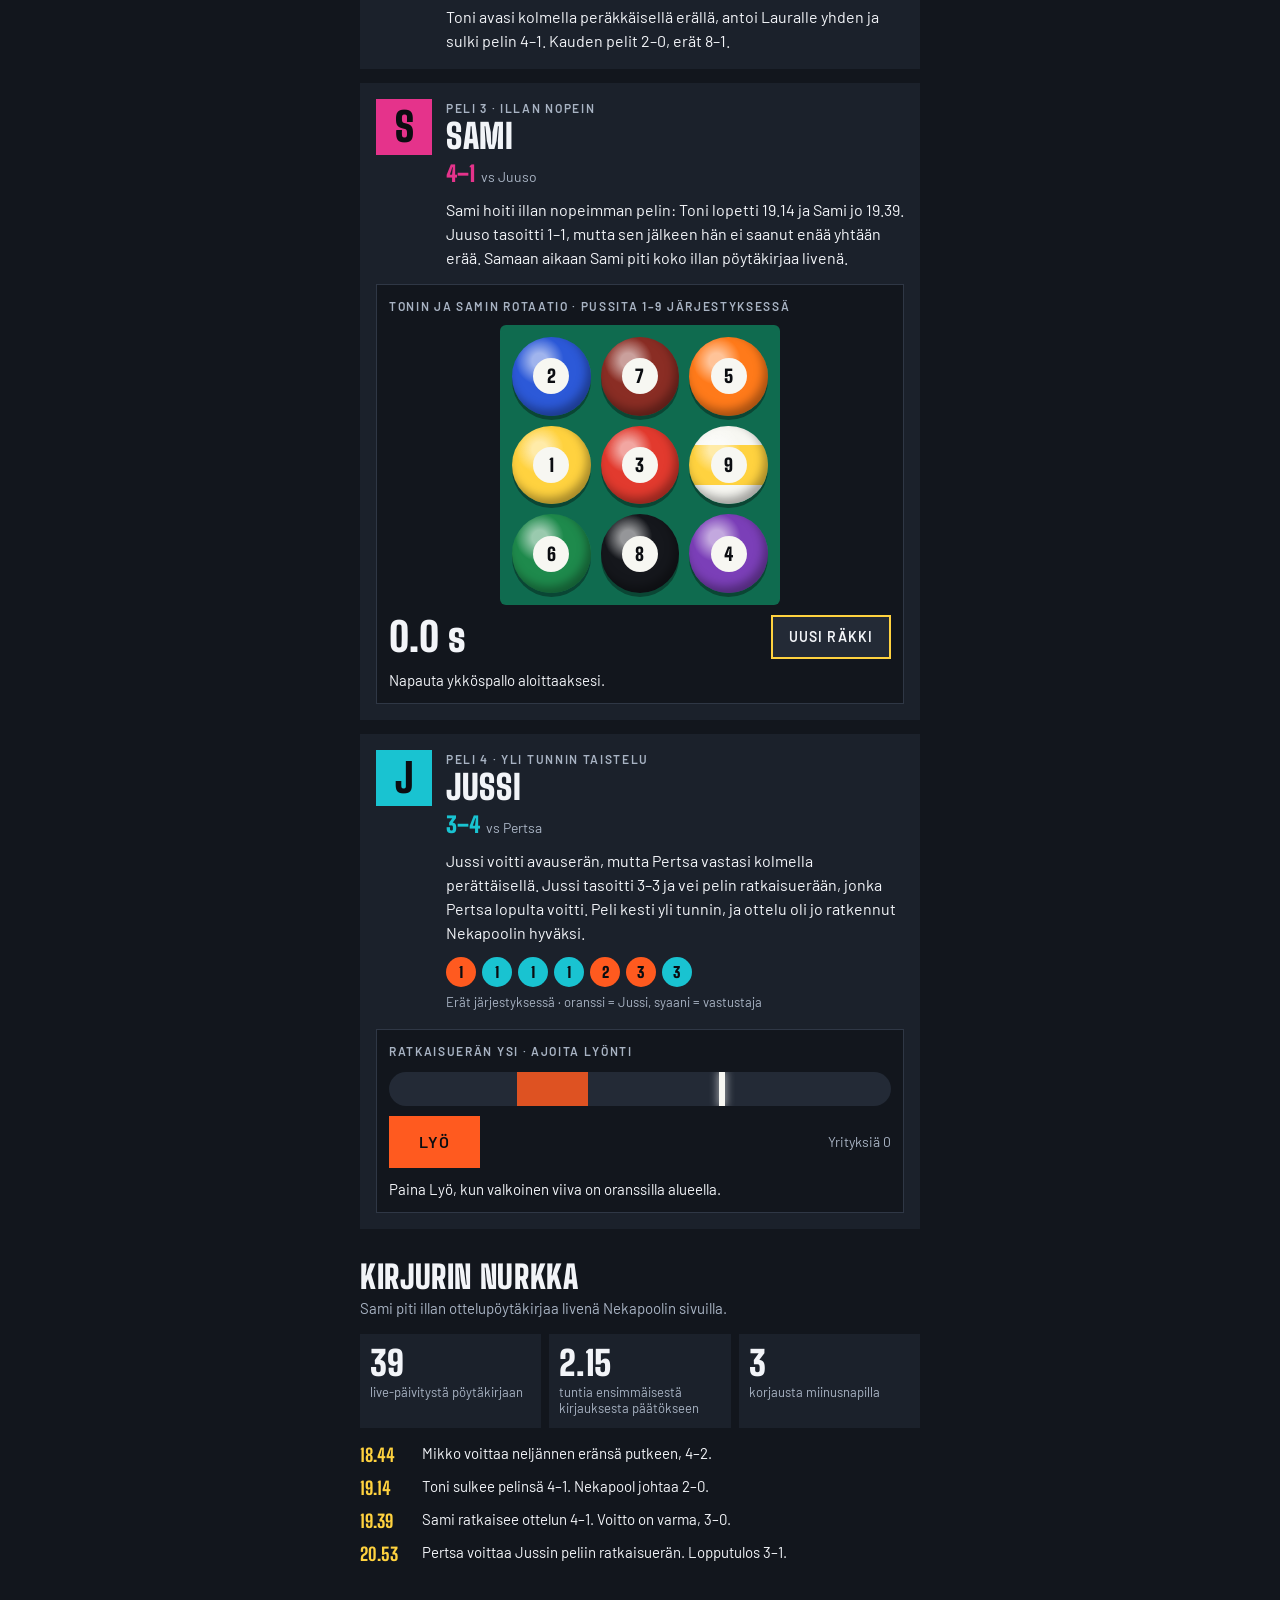
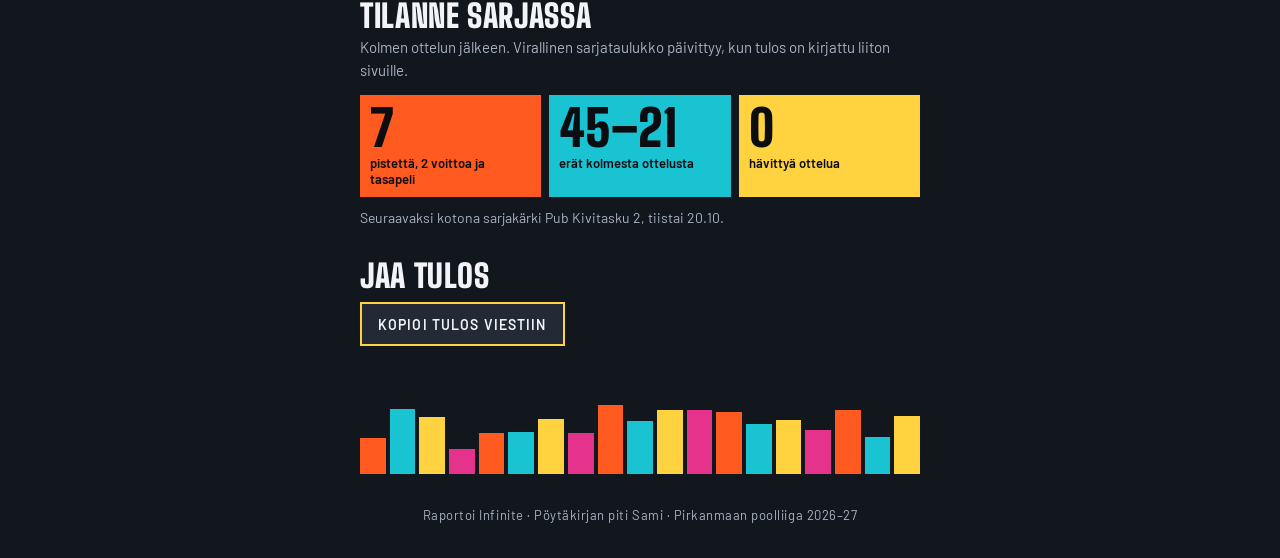
<file: raportit/2026-10-14-jamo-racing.html>
<!doctype html>
<html lang="fi">
<head>
<meta charset="utf-8">
<meta name="viewport" content="width=device-width,initial-scale=1,viewport-fit=cover">
<meta property="og:type" content="article"><meta property="og:site_name" content="Nekapool 2"><meta property="og:title" content="Vierasvoitto käännöksellä"><meta property="og:description" content="Jamo Racing – Nekapool 2 1–3. Pelaajien tarinat, kirjurin nurkka ja stressilelut."><meta property="og:image" content="https://samppafin.github.io/Nekapool-2/img/nekapool2-og.jpg"><meta name="twitter:card" content="summary_large_image">
<style>body{margin:0}img{max-width:100%}[hidden]{display:none!important}</style>
</head>
<body>
<a href="../" style="position:fixed;left:12px;bottom:calc(12px + env(safe-area-inset-bottom,0px));z-index:50;background:#0b0d11;color:#ffd23f;border:2px solid #ffd23f;padding:8px 12px;font:600 13px/1 system-ui,sans-serif;letter-spacing:.06em;text-transform:uppercase;text-decoration:none;border-radius:6px">← Nekapool 2</a>
<title>Jamo Racing vs Nekapool 2</title>
<link rel="preconnect" href="https://fonts.googleapis.com">
<link rel="preconnect" href="https://fonts.gstatic.com" crossorigin>
<link rel="stylesheet" href="https://fonts.googleapis.com/css2?family=Barlow:wght@400;500;600&family=Big+Shoulders+Display:wght@700;800;900&display=swap">
<style>
/* Layout: kapea ottelujuliste kuten aiemmissa raporteissa. Rytmipalkit avaavat ja päättävät,
   tulostaulu ylhäällä, sitten erät kuplamuovina, pelaajakortit stressileluineen ja lopuksi sarjatilanne.
   Yksi tietoisesti tumma ilme kummassakin teemassa. */
:root {
  --bg: #12161d;
  --panel: #1b212b;
  --panel-2: #232a36;
  --line: #2f3745;
  --fg: #f2f4f8;
  --muted: #a8b3c3;
  --orange: #ff5a1f;
  --cyan: #19c3d1;
  --yellow: #ffd23f;
  --pink: #e5338b;
  --felt: #0f6b4f;
  --felt-dark: #0a4a37;
  --rail: #5a3418;
  --on: #0b0d11;
  --white: #f7f7f2;
  --font-display: 'Big Shoulders Display', 'Arial Narrow', Impact, sans-serif;
  --font-body: 'Barlow', system-ui, -apple-system, 'Segoe UI', sans-serif;
  color-scheme: dark;
}
* { box-sizing: border-box; }
body {
  background: var(--bg);
  color: var(--fg);
  font-family: var(--font-body);
  font-size: 16px;
  line-height: 1.5;
  padding-inline: 16px;
  padding-block: 20px 32px;
}
.wrap { max-width: 560px; margin-inline: auto; display: flex; flex-direction: column; gap: 32px; }
section, header, footer { min-width: 0; }
button { font-family: var(--font-body); -webkit-tap-highlight-color: transparent; }
button:focus-visible { outline: 3px solid var(--yellow); outline-offset: 3px; }

/* rytmipalkit */
.bars { display: flex; gap: 4px; height: 76px; }
.bars.top { align-items: flex-start; }
.bars.bottom { align-items: flex-end; }
.bars i { flex: 1; min-width: 0; display: block; animation: beat 1.8s ease-in-out infinite alternate; }
.bars.top i { transform-origin: top; }
.bars.bottom i { transform-origin: bottom; }
@keyframes beat { from { transform: scaleY(1); } to { transform: scaleY(0.62); } }

/* otsikko */
.hero { display: flex; flex-direction: column; gap: 12px; }
.eyebrow { margin: 0; font-size: 12px; font-weight: 600; letter-spacing: 0.22em; text-transform: uppercase; color: var(--yellow); }
h1 { margin: 0; font-family: var(--font-display); font-weight: 900; font-size: clamp(44px, 13vw, 70px); line-height: 0.92; letter-spacing: 0.01em; text-transform: uppercase; text-wrap: balance; }
.date { margin: 0; color: var(--muted); font-size: 15px; }
.lede { margin: 0; max-width: 60ch; }

/* tulostaulu */
.score { position: relative; display: grid; grid-template-columns: 1fr 1fr; }
.team { min-width: 0; min-height: 156px; padding: 14px 14px 10px; color: var(--on); display: flex; flex-direction: column; justify-content: space-between; gap: 8px; }
.t-neka { background: var(--orange); }
.t-pete { background: var(--cyan); text-align: right; }
.tname { font-family: var(--font-display); font-weight: 800; font-size: 22px; line-height: 1; letter-spacing: 0.04em; text-transform: uppercase; overflow-wrap: anywhere; }
.tnum { font-family: var(--font-display); font-weight: 900; font-size: 104px; line-height: 0.85; font-variant-numeric: tabular-nums; }
.vs { position: absolute; left: 50%; top: 50%; transform: translate(-50%, -50%); width: 48px; height: 48px; border-radius: 50%; background: var(--bg); border: 2px solid var(--yellow); color: var(--yellow); display: grid; place-items: center; font-family: var(--font-display); font-weight: 800; font-size: 20px; }
.score-sub { display: flex; justify-content: space-between; gap: 12px; margin: 10px 0 0; color: var(--muted); font-size: 15px; }
.score-sub b { color: var(--fg); font-variant-numeric: tabular-nums; }

h2 { margin: 0; font-family: var(--font-display); font-weight: 900; font-size: 32px; line-height: 1; letter-spacing: 0.02em; text-transform: uppercase; text-wrap: balance; }
.sub { margin: 4px 0 0; color: var(--muted); font-size: 15px; }
.head { display: flex; align-items: flex-end; justify-content: space-between; gap: 12px; flex-wrap: wrap; }

.btn { font-size: 14px; font-weight: 600; letter-spacing: 0.08em; text-transform: uppercase; min-height: 44px; padding: 10px 16px; color: var(--fg); background: var(--panel-2); border: 2px solid var(--yellow); cursor: pointer; }
.btn:hover { background: var(--line); }

/* kuplamuovi */
.wrapfoil { margin-top: 14px; padding: 14px; background: var(--panel); display: grid; grid-template-columns: repeat(auto-fill, minmax(40px, 1fr)); gap: 8px; touch-action: manipulation; }
.bub { aspect-ratio: 1; max-width: 100%; border-radius: 50%; border: 0; padding: 0; cursor: pointer; position: relative;
  background: radial-gradient(circle at 34% 30%, rgba(255, 255, 255, 0.75) 0 12%, transparent 30%), var(--c);
  box-shadow: inset -4px -6px 10px rgba(0, 0, 0, 0.3), 0 3px 0 rgba(0, 0, 0, 0.35);
  transition: transform 0.12s; }
.bub:active { transform: scale(0.9); }
.bub.popped { background: var(--panel-2); box-shadow: inset 0 3px 6px rgba(0, 0, 0, 0.5); cursor: default; }
.bub.popped::after { content: ''; position: absolute; inset: 30%; border: 2px solid var(--c); border-radius: 50%; opacity: 0.45; clip-path: polygon(0 0, 60% 0, 40% 50%, 70% 100%, 0 100%); }
.legend { display: flex; flex-wrap: wrap; gap: 6px 18px; margin: 12px 0 0; padding: 0; list-style: none; color: var(--muted); font-size: 14px; }
.legend li { display: flex; align-items: center; gap: 8px; }
.legend b { width: 12px; height: 12px; border-radius: 50%; display: block; }
.status { margin: 10px 0 0; font-size: 15px; min-height: 1.5em; }

/* pelaajakortit */
.cards { display: flex; flex-direction: column; gap: 14px; margin-top: 14px; }
.card { display: grid; grid-template-columns: 56px minmax(0, 1fr); gap: 14px; background: var(--panel); padding: 16px; }
.tile { width: 56px; height: 56px; background: var(--c); color: var(--on); font-family: var(--font-display); font-weight: 900; font-size: 40px; line-height: 56px; text-align: center; }
.kick { margin: 0; font-size: 12px; font-weight: 600; letter-spacing: 0.14em; text-transform: uppercase; color: var(--muted); }
h3 { margin: 2px 0 4px; font-family: var(--font-display); font-weight: 900; font-size: 34px; line-height: 1; letter-spacing: 0.02em; text-transform: uppercase; }
.vsline { margin: 0 0 8px; font-size: 14px; color: var(--muted); }
.vsline b { color: var(--c); font-family: var(--font-display); font-size: 22px; font-weight: 900; margin-right: 6px; }
.story { margin: 0; max-width: 62ch; }

.card > .widget { grid-column: 1 / -1; }
.widget { margin-top: 0; padding: 12px; background: var(--bg); border: 1px solid var(--line); }
.wl { margin: 0; font-size: 12px; font-weight: 600; letter-spacing: 0.14em; text-transform: uppercase; color: var(--muted); }
.widget .btn { margin-top: 10px; }

/* Johnin tiikerihäkki */
.cage { position: relative; height: 150px; margin-top: 10px; display: grid; place-items: center; overflow: hidden; background: var(--panel-2); }
.tiger { font-size: 64px; line-height: 1; transition: transform 0.35s cubic-bezier(0.3, 1.6, 0.5, 1); transform: scale(var(--s, 0.55)); }
.cage.free .tiger { animation: roar 0.6s ease-in-out 2; }
@keyframes roar { 50% { transform: scale(1.7) rotate(-6deg); } }
.cbars { position: absolute; inset: 0; display: flex; justify-content: space-evenly; pointer-events: none; }
.cbar { pointer-events: auto; width: 34px; border: 0; background: transparent; cursor: pointer; display: grid; justify-items: center; padding: 0; }
.cbar::before { content: ''; width: 7px; height: 100%; background: linear-gradient(90deg, #6b7380, #c9d0da 45%, #59606b); border-radius: 4px; transition: transform 0.4s, opacity 0.4s; }
.cbar span { position: absolute; bottom: 6px; font-size: 11px; font-weight: 600; letter-spacing: 0.08em; text-transform: uppercase; color: var(--muted); writing-mode: vertical-rl; transform: rotate(180deg); pointer-events: none; }
.cbar.broken { pointer-events: none; }
.cbar.broken::before { transform: translateY(120%) rotate(30deg); opacity: 0; }
.cbar.broken span { opacity: 0; }

/* Samin hermopallo */
.squeeze { display: grid; place-items: center; height: 150px; margin-top: 10px; background: var(--panel-2); touch-action: none; -webkit-user-select: none; user-select: none; }
.ball8 { width: 96px; height: 96px; border-radius: 50%; border: 0; cursor: pointer; display: grid; place-items: center;
  background: radial-gradient(circle at 35% 30%, #5a5f69 0 10%, #111317 46%); box-shadow: 0 10px 18px rgba(0, 0, 0, 0.5);
  transition: transform 0.18s cubic-bezier(0.3, 1.8, 0.5, 1), border-radius 0.18s; touch-action: none; }
.ball8 span { width: 40px; height: 40px; border-radius: 50%; background: var(--white); color: var(--on); font-family: var(--font-display); font-weight: 900; font-size: 26px; line-height: 40px; }
.ball8.squeezed { transform: scale(1.22, 0.74); border-radius: 46% 46% 40% 40%; transition-duration: 0.08s; }
.meter { height: 14px; margin: 10px 0 6px; background: var(--panel-2); overflow: hidden; }
.fill { height: 100%; width: 92%; background: var(--pink); transition: width 0.5s cubic-bezier(0.3, 0.7, 0.2, 1), background-color 0.5s; }

/* Mikon liidutus */
.chalkpad { position: relative; height: 150px; margin-top: 10px; background: var(--panel-2); touch-action: none; overflow: hidden; display: grid; place-items: center; cursor: grab; }
.cue { width: 78%; height: 22px; display: flex; align-items: center; pointer-events: none; }
.cue .shaft { flex: 1; height: 14px; background: linear-gradient(180deg, #f1dcb4, #c99c5c); border-radius: 7px 0 0 7px; }
.cue .ferrule { width: 14px; height: 14px; background: var(--white); }
.cue .tip { width: 14px; height: 14px; border-radius: 0 7px 7px 0; background: color-mix(in srgb, #3b6fd1 calc(var(--chalk, 0) * 1%), #8a5a34); }
.chalkpad .hint { position: absolute; bottom: 8px; font-size: 13px; color: var(--muted); pointer-events: none; }
.dust { position: absolute; width: 6px; height: 6px; border-radius: 50%; background: #5c8ce6; pointer-events: none; animation: dust 0.8s ease-out forwards; }
@keyframes dust { to { transform: translate(var(--dx), var(--dy)); opacity: 0; } }

/* Arton ysi */
.frames { display: flex; flex-wrap: wrap; gap: 6px; margin: 12px 0 2px; align-items: center; }
.fr { width: 30px; height: 30px; border-radius: 50%; display: grid; place-items: center; font-family: var(--font-display); font-weight: 900; font-size: 15px; color: var(--on); }
.fr.w { background: var(--orange); }
.fr.l { background: var(--cyan); }
.fr-cap { width: 100%; font-size: 13px; color: var(--muted); }
.tablewrap { margin-top: 10px; background: var(--rail); padding: 8px; touch-action: none; border-radius: 4px; }
canvas { display: block; width: 100%; max-width: 100%; height: auto; background: var(--felt); cursor: crosshair; }
.row { display: flex; flex-wrap: wrap; gap: 10px; align-items: center; justify-content: space-between; margin-top: 10px; }
.row .btn { margin-top: 0; }

/* sarjatilanne */
.stats { display: grid; grid-template-columns: repeat(3, minmax(0, 1fr)); gap: 8px; margin-top: 14px; }
.stat { background: var(--c); color: var(--on); padding: 12px 10px 10px; display: flex; flex-direction: column; gap: 6px; min-width: 0; }
.stat b { font-family: var(--font-display); font-weight: 900; font-size: 50px; line-height: 0.85; font-variant-numeric: tabular-nums; }
.stat b.sm { font-size: clamp(30px, 9vw, 50px); white-space: nowrap; }
.stat span { font-size: 13px; font-weight: 600; line-height: 1.2; }
.ptable-wrap { overflow-x: auto; margin-top: 14px; background: var(--panel); }
.ptable { width: 100%; border-collapse: collapse; font-size: 15px; }
.ptable th, .ptable td { padding: 9px 10px; text-align: right; border-bottom: 1px solid var(--line); white-space: nowrap; font-variant-numeric: tabular-nums; }
.ptable th { font-size: 12px; font-weight: 600; letter-spacing: 0.1em; text-transform: uppercase; color: var(--muted); }
.ptable th:first-child, .ptable td:first-child { text-align: left; }
.ptable tr:last-child td { border-bottom: 0; }
.note { margin: 10px 0 0; color: var(--muted); font-size: 14px; }

/* jako */
.share { display: flex; flex-direction: column; gap: 10px; align-items: flex-start; }
.share textarea { width: 100%; min-height: 120px; padding: 10px; background: var(--panel); color: var(--fg); border: 1px solid var(--line); font: inherit; font-size: 15px; resize: vertical; }
.foot { text-align: center; color: var(--muted); font-size: 13px; letter-spacing: 0.04em; }

@media (max-width: 380px) {
  .tnum { font-size: 88px; }
  .tname { font-size: 19px; }
  .card { grid-template-columns: 44px minmax(0, 1fr); gap: 12px; padding: 14px; }
  .tile { width: 44px; height: 44px; font-size: 32px; line-height: 44px; }
  .stat b { font-size: 40px; }
}
@media (prefers-reduced-motion: reduce) {
  .bars i, .cage.free .tiger, .dust { animation: none; }
  .fill, .tiger, .ball8, .bub, .cbar::before { transition: none; }
}

/* Mikon käännös: erät kortteina */
.flips { display: grid; grid-template-columns: repeat(6, minmax(0, 1fr)); gap: 6px; margin-top: 10px; perspective: 600px; }
.flip { aspect-ratio: 3 / 4; max-width: 100%; border: 0; padding: 0; border-radius: 6px; cursor: pointer; position: relative;
  font-family: var(--font-display); font-weight: 900; font-size: 22px; color: var(--on);
  background: var(--panel-2); box-shadow: inset 0 0 0 2px var(--line); transition: transform 0.45s cubic-bezier(0.3, 1.4, 0.5, 1), background-color 0.2s 0.15s; }
.flip.lost { background: var(--cyan); box-shadow: none; cursor: default; }
.flip.won { background: var(--orange); box-shadow: none; transform: rotateY(180deg); }
.flip.won span { display: inline-block; transform: rotateY(180deg); }
.flip:not(.lost):not(.won)::after { content: '?'; color: var(--muted); }
.flip:disabled { cursor: default; }

/* Tonin ja Samin rotaatio */
.rack { display: grid; grid-template-columns: repeat(3, minmax(0, 1fr)); gap: 10px; margin-top: 10px; padding: 12px; background: var(--felt); border-radius: 6px; max-width: 280px; margin-inline: auto; touch-action: manipulation; }
.rb { aspect-ratio: 1; max-width: 100%; border-radius: 50%; border: 0; cursor: pointer; display: grid; place-items: center; padding: 0;
  background: radial-gradient(circle at 35% 30%, rgba(255, 255, 255, 0.55) 0 10%, transparent 32%), var(--b);
  box-shadow: inset -4px -6px 10px rgba(0, 0, 0, 0.35), 0 4px 0 rgba(0, 0, 0, 0.35); transition: transform 0.15s, opacity 0.25s; }
.rb span { width: 46%; aspect-ratio: 1; border-radius: 50%; background: var(--white); color: var(--on); display: grid; place-items: center; font-family: var(--font-display); font-weight: 900; font-size: 18px; }
.rb.stripe { background: radial-gradient(circle at 35% 30%, rgba(255, 255, 255, 0.55) 0 10%, transparent 32%), linear-gradient(180deg, var(--white) 0 24%, var(--b) 24% 76%, var(--white) 76%); }
.rb.gone { transform: scale(0); opacity: 0; pointer-events: none; }
.rb.miss { animation: miss 0.3s; }
@keyframes miss { 25% { transform: translateX(-5px); } 75% { transform: translateX(5px); } }
.clock { font-family: var(--font-display); font-weight: 900; font-size: 40px; line-height: 1; font-variant-numeric: tabular-nums; }

/* Jussin ratkaisuerä: voimapalkki */
.power { position: relative; height: 34px; margin-top: 12px; background: var(--panel-2); border-radius: 17px; overflow: hidden; }
.zone { position: absolute; top: 0; bottom: 0; background: var(--orange); opacity: 0.85; }
.needle { position: absolute; top: -2px; bottom: -2px; width: 6px; margin-left: -3px; background: var(--white); border-radius: 3px; box-shadow: 0 0 10px rgba(255, 255, 255, 0.8); left: 0; }
.shotrow { display: flex; flex-wrap: wrap; gap: 10px; align-items: center; justify-content: space-between; margin-top: 10px; }
.shotrow .btn { margin-top: 0; }
.btn.big { min-height: 52px; padding-inline: 28px; font-size: 16px; background: var(--orange); color: var(--on); border-color: var(--orange); }
.tries { font-size: 14px; color: var(--muted); }

/* kirjurin nurkka */
.scribe { display: grid; grid-template-columns: repeat(3, minmax(0, 1fr)); gap: 8px; margin-top: 14px; }
.scribe div { background: var(--panel); padding: 12px 10px; display: flex; flex-direction: column; gap: 4px; min-width: 0; }
.scribe b { font-family: var(--font-display); font-weight: 900; font-size: 34px; line-height: 1; font-variant-numeric: tabular-nums; }
.scribe span { font-size: 13px; color: var(--muted); line-height: 1.25; }
.timeline { list-style: none; margin: 14px 0 0; padding: 0; display: flex; flex-direction: column; gap: 6px; }
.timeline li { display: grid; grid-template-columns: 52px minmax(0, 1fr); gap: 10px; font-size: 15px; }
.timeline time { font-family: var(--font-display); font-weight: 800; font-size: 18px; color: var(--yellow); font-variant-numeric: tabular-nums; }
@media (prefers-reduced-motion: reduce) { .flip, .rb { transition: none; } .rb.miss { animation: none; } }
</style>

<div class="wrap">
  <div class="bars top" id="barsTop" aria-hidden="true"></div>

  <header class="hero">
    <p class="eyebrow">Pirkanmaan poolliiga · 3. divisioona · 3. kierros</p>
    <h1>Vierasvoitto käännöksellä</h1>
    <p class="date">Keskiviikko 14.10.2026 · Jamo Racing – Nekapool 2</p>
    <p class="lede">Nekapool 2 haki vieraista kauden toisen voittonsa. Mikko käänsi 0–2-tappioaseman, Toni ja Sami hoitivat omansa 4–1, ja Jussin peli ratkesi vasta yli tunnin taistelun viimeisessä erässä. Tappioton putki jatkuu.</p>
  </header>

  <section aria-label="Lopputulos">
    <div class="score">
      <div class="team t-pete" style="text-align:left">
        <span class="tname">Jamo Racing</span>
        <span class="tnum">1</span>
      </div>
      <div class="vs" aria-hidden="true">VS</div>
      <div class="team t-neka" style="text-align:right">
        <span class="tname">Nekapool 2</span>
        <span class="tnum">3</span>
      </div>
    </div>
    <p class="score-sub"><span>Pelit <b>1–3</b></span><span>Erät <b>8–15</b></span></p>
  </section>

  <section aria-labelledby="bubH">
    <div class="head">
      <div>
        <h2 id="bubH">Illan erät kuplamuovina</h2>
        <p class="sub">23 erää, yksi kupla per erä.</p>
      </div>
      <button class="btn" id="bubReset" type="button">Uusi arkki</button>
    </div>
    <div class="wrapfoil" id="foil"></div>
    <ul class="legend">
      <li><b style="background:var(--orange)"></b>Nekapool 2 · 15</li>
      <li><b style="background:var(--cyan)"></b>Jamo Racing · 8</li>
    </ul>
    <p class="status" id="bubText" aria-live="polite">Puhkaistu 0 / 23</p>
  </section>

  <section aria-labelledby="plH">
    <h2 id="plH">Pelaajat</h2>
    <p class="sub">Pelit pöytäkirjan järjestyksessä. Jokaiselle oma stressilelu.</p>

    <div class="cards">
      <article class="card" style="--c: var(--orange)">
        <div class="tile" aria-hidden="true">M</div>
        <div>
          <p class="kick">Peli 1 · Neljä putkeen</p>
          <h3>Mikko</h3>
          <p class="vsline"><b>4–2</b>vs Rauno</p>
          <p class="story">Ilta alkoi huolestuttavasti, kun Rauno vei kaksi ensimmäistä erää. Sen jälkeen Mikko otti pöydän haltuun ja voitti neljä erää putkeen. Kauden saldo on nyt 3–0 peleissä.</p>
        </div>
        <div class="widget">
          <p class="wl">Käännä tilanne · napauta erät auki</p>
          <div class="flips" id="flips"></div>
          <p class="status" id="flipText" aria-live="polite">Rauno johtaa 2–0. Käännä loput erät.</p>
        </div>
      </article>

      <article class="card" style="--c: var(--yellow)">
        <div class="tile" aria-hidden="true">T</div>
        <div>
          <p class="kick">Peli 2 · Paluu pöytään</p>
          <h3>Toni</h3>
          <p class="vsline"><b>4–1</b>vs Laura</p>
          <p class="story">Toni avasi kolmella peräkkäisellä erällä, antoi Lauralle yhden ja sulki pelin 4–1. Kauden pelit 2–0, erät 8–1.</p>
        </div>
      </article>

      <article class="card" style="--c: var(--pink)">
        <div class="tile" aria-hidden="true">S</div>
        <div>
          <p class="kick">Peli 3 · Illan nopein</p>
          <h3>Sami</h3>
          <p class="vsline"><b>4–1</b>vs Juuso</p>
          <p class="story">Sami hoiti illan nopeimman pelin: Toni lopetti 19.14 ja Sami jo 19.39. Juuso tasoitti 1–1, mutta sen jälkeen hän ei saanut enää yhtään erää. Samaan aikaan Sami piti koko illan pöytäkirjaa livenä.</p>
        </div>
        <div class="widget">
          <p class="wl">Tonin ja Samin rotaatio · pussita 1–9 järjestyksessä</p>
          <div class="rack" id="rack"></div>
          <div class="shotrow">
            <span class="clock" id="clock">0.0 s</span>
            <button class="btn" id="rackReset" type="button">Uusi räkki</button>
          </div>
          <p class="status" id="rackText" aria-live="polite">Napauta ykköspallo aloittaaksesi.</p>
        </div>
      </article>

      <article class="card" style="--c: var(--cyan)">
        <div class="tile" aria-hidden="true">J</div>
        <div>
          <p class="kick">Peli 4 · Yli tunnin taistelu</p>
          <h3>Jussi</h3>
          <p class="vsline"><b>3–4</b>vs Pertsa</p>
          <p class="story">Jussi voitti avauserän, mutta Pertsa vastasi kolmella perättäisellä. Jussi tasoitti 3–3 ja vei pelin ratkaisuerään, jonka Pertsa lopulta voitti. Peli kesti yli tunnin, ja ottelu oli jo ratkennut Nekapoolin hyväksi.</p>
          <div class="frames" role="img" aria-label="Jussin erät järjestyksessä: voitto, kolme tappiota, kaksi voittoa, tappio">
            <span class="fr w">1</span><span class="fr l">1</span><span class="fr l">1</span><span class="fr l">1</span>
            <span class="fr w">2</span><span class="fr w">3</span><span class="fr l">3</span>
            <span class="fr-cap">Erät järjestyksessä · oranssi = Jussi, syaani = vastustaja</span>
          </div>
        </div>
        <div class="widget">
          <p class="wl">Ratkaisuerän ysi · ajoita lyönti</p>
          <div class="power" aria-hidden="true"><div class="zone" id="zone"></div><div class="needle" id="needle"></div></div>
          <div class="shotrow">
            <button class="btn big" id="shootBtn" type="button">Lyö</button>
            <span class="tries" id="tries">Yrityksiä 0</span>
          </div>
          <p class="status" id="shotText" aria-live="polite">Paina Lyö, kun valkoinen viiva on oranssilla alueella.</p>
        </div>
      </article>
    </div>
  </section>

  <section aria-labelledby="scH">
    <h2 id="scH">Kirjurin nurkka</h2>
    <p class="sub">Sami piti illan ottelupöytäkirjaa livenä Nekapoolin sivuilla.</p>
    <div class="scribe">
      <div><b>39</b><span>live-päivitystä pöytäkirjaan</span></div>
      <div><b>2.15</b><span>tuntia ensimmäisestä kirjauksesta päätökseen</span></div>
      <div><b>3</b><span>korjausta miinusnapilla</span></div>
    </div>
    <ol class="timeline">
      <li><time>18.44</time><span>Mikko voittaa neljännen eränsä putkeen, 4–2.</span></li>
      <li><time>19.14</time><span>Toni sulkee pelinsä 4–1. Nekapool johtaa 2–0.</span></li>
      <li><time>19.39</time><span>Sami ratkaisee ottelun 4–1. Voitto on varma, 3–0.</span></li>
      <li><time>20.53</time><span>Pertsa voittaa Jussin peliin ratkaisuerän. Lopputulos 3–1.</span></li>
    </ol>
  </section>

  <section aria-labelledby="stH">
    <h2 id="stH">Tilanne sarjassa</h2>
    <p class="sub">Kolmen ottelun jälkeen. Virallinen sarjataulukko päivittyy, kun tulos on kirjattu liiton sivuille.</p>
    <div class="stats">
      <div class="stat" style="--c: var(--orange)"><b>7</b><span>pistettä, 2 voittoa ja tasapeli</span></div>
      <div class="stat" style="--c: var(--cyan)"><b class="sm">45–21</b><span>erät kolmesta ottelusta</span></div>
      <div class="stat" style="--c: var(--yellow)"><b>0</b><span>hävittyä ottelua</span></div>
    </div>
    <p class="note">Seuraavaksi kotona sarjakärki Pub Kivitasku 2, tiistai 20.10.</p>
  </section>

  <section class="share" aria-labelledby="shH">
    <h2 id="shH">Jaa tulos</h2>
    <button class="btn" id="copyBtn" type="button">Kopioi tulos viestiin</button>
    <textarea id="shareText" readonly hidden aria-label="Tulosviesti"></textarea>
    <p class="note" id="copyNote" aria-live="polite"></p>
  </section>

  <div class="bars bottom" id="barsBottom" aria-hidden="true"></div>
  <footer class="foot">Raportoi Infinite · Pöytäkirjan piti Sami · Pirkanmaan poolliiga 2026–27</footer>
</div>

<script>
(function () {
  var reduce = window.matchMedia && window.matchMedia('(prefers-reduced-motion: reduce)').matches;
  var COLORS = ['var(--orange)', 'var(--cyan)', 'var(--yellow)', 'var(--pink)'];
  function buzz(ms) { try { if (navigator.vibrate) navigator.vibrate(ms); } catch (e) { /* ei värinää */ } }
  function $(id) { return document.getElementById(id); }
  function lsGet(k) { try { return Number(localStorage.getItem(k)) || 0; } catch (e) { return 0; } }
  function lsSet(k, v) { try { localStorage.setItem(k, String(v)); } catch (e) { /* ei tallennusta */ } }

  /* rytmipalkit */
  function bars(id, seed) {
    var el = $(id), s = seed;
    function rnd() { s = (s * 1664525 + 1013904223) % 4294967296; return s / 4294967296; }
    for (var i = 0; i < 19; i++) {
      var b = document.createElement('i');
      b.style.height = (24 + Math.round(rnd() * 46)) + 'px';
      b.style.background = COLORS[i % 4];
      b.style.animationDelay = '-' + (rnd() * 1.8).toFixed(2) + 's';
      el.appendChild(b);
    }
  }
  bars('barsTop', 17);
  bars('barsBottom', 41);

  /* kuplamuovi: 15 + 8 erää */
  var foil = $('foil'), bubText = $('bubText'), popped = 0;
  function sheet() {
    foil.textContent = '';
    popped = 0;
    bubText.textContent = 'Puhkaistu 0 / 23';
    for (var i = 0; i < 23; i++) {
      (function (neka) {
        var b = document.createElement('button');
        b.type = 'button';
        b.className = 'bub';
        b.style.setProperty('--c', neka ? 'var(--orange)' : 'var(--cyan)');
        b.setAttribute('aria-label', (neka ? 'Nekapoolin' : 'Jamo Racingin') + ' erä');
        b.addEventListener('pointerdown', function () {
          if (b.classList.contains('popped')) return;
          b.classList.add('popped');
          b.setAttribute('aria-label', 'Puhkaistu');
          popped++;
          buzz(12);
          bubText.textContent = popped === 23 ? 'Kaikki 23 erää puhkaistu. Kolme pistettä kotimatkalle.' : 'Puhkaistu ' + popped + ' / 23';
        });
        foil.appendChild(b);
      })(i < 15);
    }
  }
  $('bubReset').addEventListener('click', sheet);
  sheet();

  /* Mikon käännös: kaksi menetettyä erää, neljä käännettävää */
  var flips = $('flips'), flipText = $('flipText'), turned = 0;
  function buildFlips() {
    flips.textContent = '';
    turned = 0;
    flipText.textContent = 'Rauno johtaa 2–0. Käännä loput erät.';
    for (var i = 0; i < 6; i++) {
      var b = document.createElement('button');
      b.type = 'button';
      b.className = 'flip' + (i < 2 ? ' lost' : '');
      if (i < 2) { b.disabled = true; b.textContent = 'R'; b.setAttribute('aria-label', 'Raunon erä'); }
      else {
        b.setAttribute('aria-label', 'Käännä erä ' + (i + 1));
        b.addEventListener('click', function () {
          if (this.classList.contains('won')) return;
          this.classList.add('won');
          this.innerHTML = '<span>M</span>';
          this.disabled = true;
          turned++;
          buzz(20);
          flipText.textContent = turned === 4 ? 'Neljä putkeen! Mikko voittaa 4–2.' : 'Tilanne ' + turned + '–2.';
          if (turned === 4) setTimeout(function () { reset.hidden = false; }, 300);
        });
      }
      flips.appendChild(b);
    }
  }
  var reset = document.createElement('button');
  reset.type = 'button';
  reset.className = 'btn';
  reset.textContent = 'Uusi käännös';
  reset.hidden = true;
  reset.addEventListener('click', function () { reset.hidden = true; buildFlips(); });
  flipText.after(reset);
  buildFlips();

  /* rotaatio 1–9 */
  var BALL = { 1: '#ffd23f', 2: '#2c59d8', 3: '#e23a2e', 4: '#7b3fb8', 5: '#ff7a1a', 6: '#1e8a4c', 7: '#8a2d24', 8: '#15171c', 9: '#ffd23f' };
  var rack = $('rack'), clock = $('clock'), rackText = $('rackText');
  var next = 1, t0 = 0, timer = 0;
  function shuffle(a) { for (var i = a.length - 1; i > 0; i--) { var j = Math.floor(Math.random() * (i + 1)); var t = a[i]; a[i] = a[j]; a[j] = t; } return a; }
  function best() { return lsGet('jamo-rotaatio-ennatys'); }
  function buildRack() {
    rack.textContent = '';
    next = 1; t0 = 0;
    clearInterval(timer);
    clock.textContent = '0.0 s';
    rackText.textContent = best() ? 'Ennätyksesi ' + (best() / 1000).toFixed(1) + ' s. Napauta ykköspallo.' : 'Napauta ykköspallo aloittaaksesi.';
    shuffle([1, 2, 3, 4, 5, 6, 7, 8, 9]).forEach(function (n) {
      var b = document.createElement('button');
      b.type = 'button';
      b.className = 'rb' + (n === 9 ? ' stripe' : '');
      b.style.setProperty('--b', BALL[n]);
      b.innerHTML = '<span>' + n + '</span>';
      b.setAttribute('aria-label', 'Pallo ' + n);
      b.addEventListener('click', function () {
        if (n !== next) { b.classList.remove('miss'); void b.offsetWidth; b.classList.add('miss'); buzz(60); return; }
        if (n === 1) { t0 = performance.now(); timer = setInterval(function () { clock.textContent = ((performance.now() - t0) / 1000).toFixed(1) + ' s'; }, 100); }
        b.classList.add('gone');
        buzz(10);
        next++;
        if (n === 9) {
          clearInterval(timer);
          var ms = performance.now() - t0;
          clock.textContent = (ms / 1000).toFixed(1) + ' s';
          var rec = !best() || ms < best();
          if (rec) lsSet('jamo-rotaatio-ennatys', Math.round(ms));
          rackText.textContent = (rec ? 'Uusi ennätys! ' : '') + 'Räkki tyhjä ' + (ms / 1000).toFixed(1) + ' sekunnissa. Sami tarvitsi koko peliinsä noin 25 minuuttia.';
        }
      });
      rack.appendChild(b);
    });
  }
  $('rackReset').addEventListener('click', buildRack);
  buildRack();

  /* Jussin ratkaisuerä: ajoitus */
  var needle = $('needle'), zone = $('zone'), shotText = $('shotText'), triesEl = $('tries'), shootBtn = $('shootBtn');
  var pos = 0, dir = 1, raf = 0, tries = 0, ZW = 14, zx = 60, running = true;
  function placeZone() { zx = 15 + Math.random() * (85 - 15 - ZW); zone.style.left = zx + '%'; zone.style.width = ZW + '%'; }
  function tick() {
    pos += dir * 1.35;
    if (pos >= 100) { pos = 100; dir = -1; }
    if (pos <= 0) { pos = 0; dir = 1; }
    needle.style.left = pos + '%';
    raf = requestAnimationFrame(tick);
  }
  function start() { running = true; shootBtn.textContent = 'Lyö'; placeZone(); cancelAnimationFrame(raf); raf = requestAnimationFrame(tick); }
  shootBtn.addEventListener('click', function () {
    if (!running) { start(); shotText.textContent = 'Paina Lyö, kun valkoinen viiva on oranssilla alueella.'; return; }
    running = false;
    cancelAnimationFrame(raf);
    tries++;
    triesEl.textContent = 'Yrityksiä ' + tries;
    var hit = pos >= zx && pos <= zx + ZW;
    if (hit) { buzz([40, 60, 120]); shotText.textContent = 'Ysi sisään! Jussi 4–3. Tämä oli se, joka illalla jäi lyömättä.'; }
    else { buzz(80); shotText.textContent = pos < zx ? 'Liian löysä. Ysi jäi pussin suulle ja Pertsa siivosi.' : 'Liian kova. Ysi pomppasi ulos ja Pertsa siivosi.'; }
    shootBtn.textContent = 'Uusi yritys';
  });
  if (reduce) { ZW = 20; }
  start();

  /* jako */
  var MSG = 'Pirkanmaan poolliiga, keskiviikko 14.10.2026\nJamo Racing – Nekapool 2 1–3 (erät 8–15)\nMikko 4–2, Toni 4–1, Sami 4–1, Jussi 3–4\nVierasvoitto käännöksellä, tappioton putki jatkuu. 7 pistettä kolmesta ottelusta.';
  var copyBtn = $('copyBtn'), copyNote = $('copyNote'), shareText = $('shareText');
  function showFallback() {
    shareText.value = MSG;
    shareText.hidden = false;
    shareText.focus();
    shareText.select();
    copyNote.textContent = 'Valitse teksti ja kopioi se itse.';
  }
  copyBtn.addEventListener('click', function () {
    try {
      if (navigator.clipboard && navigator.clipboard.writeText) {
        navigator.clipboard.writeText(MSG).then(function () { copyNote.textContent = 'Kopioitu.'; }, showFallback);
      } else showFallback();
    } catch (e) { showFallback(); }
  });
})();
</script>

</body>
</html>
</file>
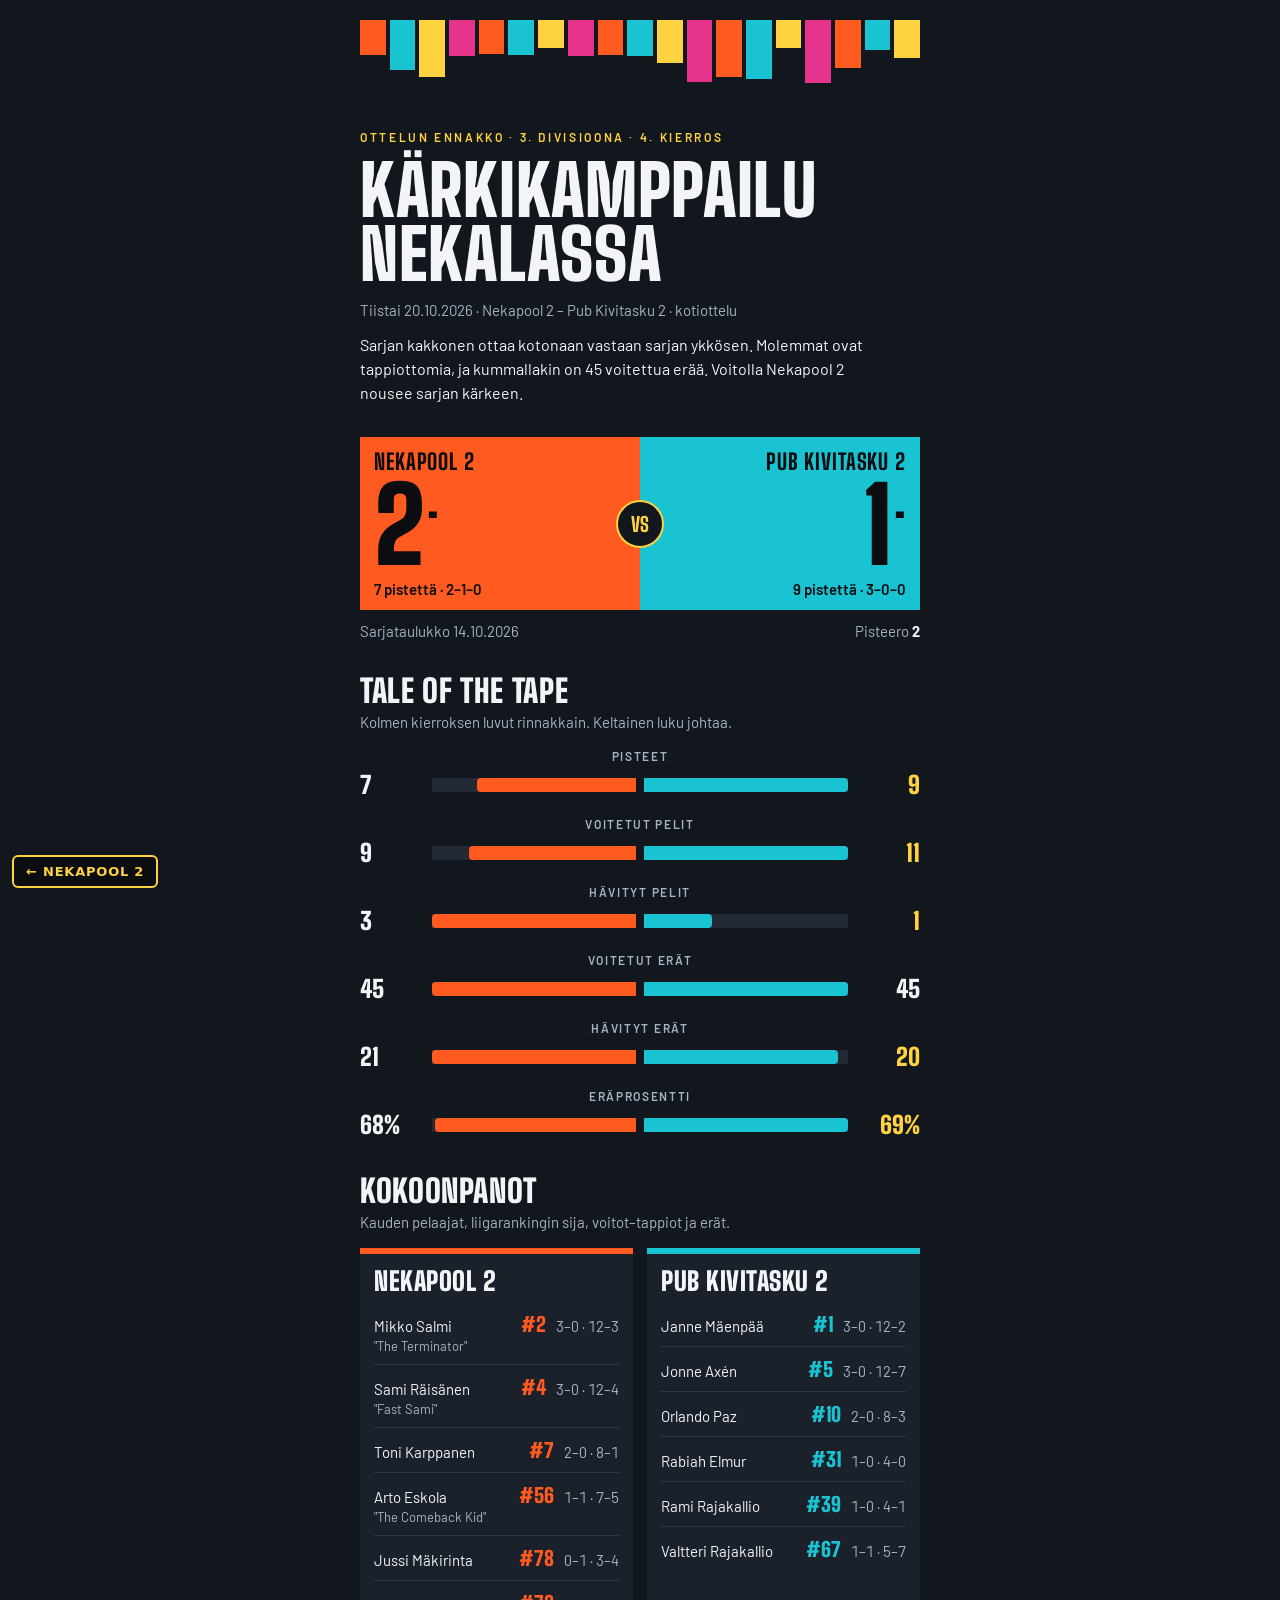
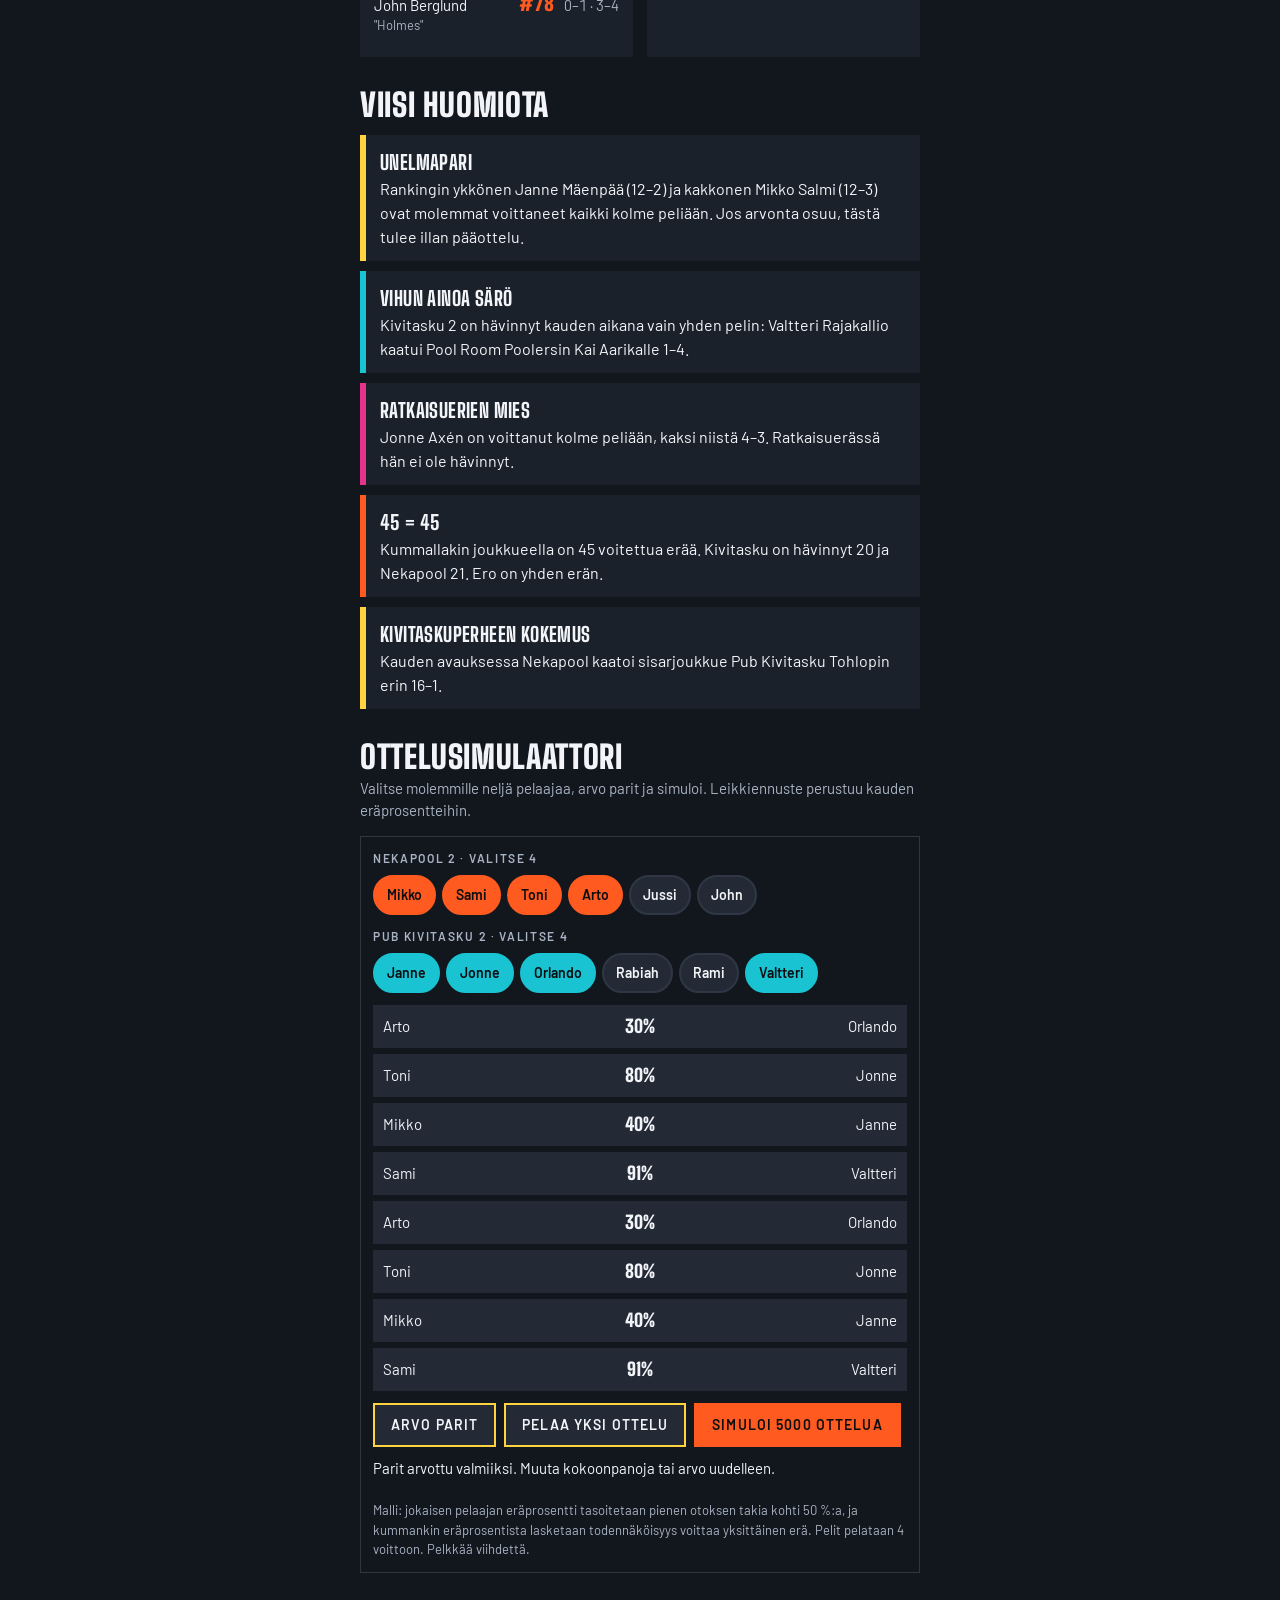
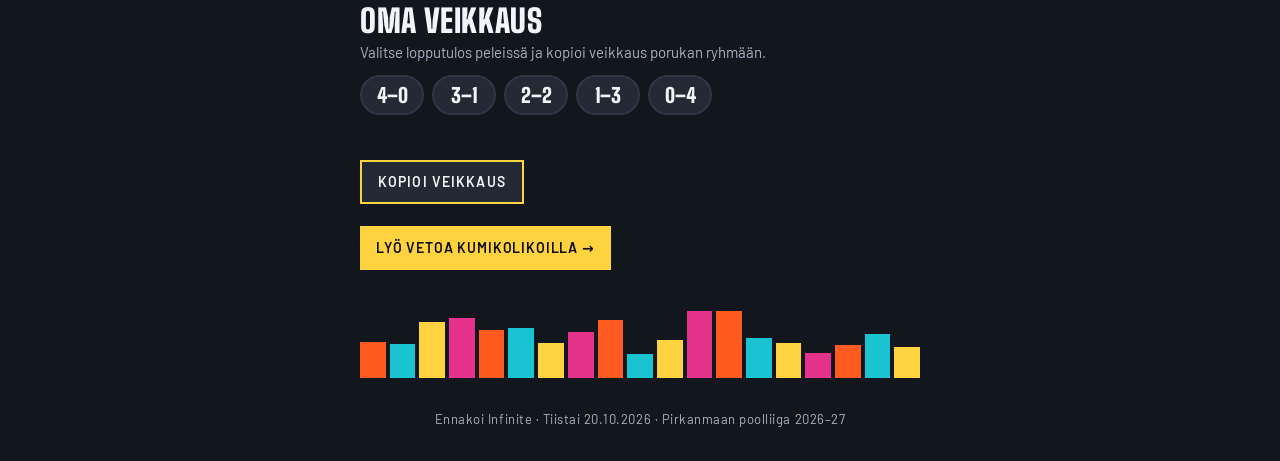
<file: raportit/2026-10-20-ennakko-kivitasku-2.html>
<!doctype html>
<html lang="fi">
<head>
<meta charset="utf-8">
<meta name="viewport" content="width=device-width,initial-scale=1,viewport-fit=cover">
<meta property="og:type" content="article"><meta property="og:site_name" content="Nekapool 2"><meta property="og:title" content="Ennakko: kärkikamppailu Nekalassa"><meta property="og:description" content="Nekapool 2 – Pub Kivitasku 2 ti 20.10. Vertailu, kokoonpanot ja ottelusimulaattori."><meta property="og:image" content="https://samppafin.github.io/Nekapool-2/img/nekapool2-og.jpg"><meta name="twitter:card" content="summary_large_image">
<style>body{margin:0}img{max-width:100%}[hidden]{display:none!important}</style>
</head>
<body>
<a href="../" style="position:fixed;left:12px;bottom:calc(12px + env(safe-area-inset-bottom,0px));z-index:50;background:#0b0d11;color:#ffd23f;border:2px solid #ffd23f;padding:8px 12px;font:600 13px/1 system-ui,sans-serif;letter-spacing:.06em;text-transform:uppercase;text-decoration:none;border-radius:6px">← Nekapool 2</a>
<title>Nekapool 2 vs Pub Kivitasku 2</title>
<link rel="preconnect" href="https://fonts.googleapis.com">
<link rel="preconnect" href="https://fonts.gstatic.com" crossorigin>
<link rel="stylesheet" href="https://fonts.googleapis.com/css2?family=Barlow:wght@400;500;600&family=Big+Shoulders+Display:wght@700;800;900&display=swap">
<style>
/* Layout: kapea ottelujuliste kuten kauden avauksen raportissa. Rytmipalkit avaavat ja päättävät,
   tulostaulu ylhäällä, sitten erät kuplamuovina, pelaajakortit stressileluineen ja lopuksi sarjatilanne.
   Yksi tietoisesti tumma ilme kummassakin teemassa. */
:root {
  --bg: #12161d;
  --panel: #1b212b;
  --panel-2: #232a36;
  --line: #2f3745;
  --fg: #f2f4f8;
  --muted: #a8b3c3;
  --orange: #ff5a1f;
  --cyan: #19c3d1;
  --yellow: #ffd23f;
  --pink: #e5338b;
  --felt: #0f6b4f;
  --felt-dark: #0a4a37;
  --rail: #5a3418;
  --on: #0b0d11;
  --white: #f7f7f2;
  --font-display: 'Big Shoulders Display', 'Arial Narrow', Impact, sans-serif;
  --font-body: 'Barlow', system-ui, -apple-system, 'Segoe UI', sans-serif;
  color-scheme: dark;
}
* { box-sizing: border-box; }
body {
  background: var(--bg);
  color: var(--fg);
  font-family: var(--font-body);
  font-size: 16px;
  line-height: 1.5;
  padding-inline: 16px;
  padding-block: 20px 32px;
}
.wrap { max-width: 560px; margin-inline: auto; display: flex; flex-direction: column; gap: 32px; }
section, header, footer { min-width: 0; }
button { font-family: var(--font-body); -webkit-tap-highlight-color: transparent; }
button:focus-visible { outline: 3px solid var(--yellow); outline-offset: 3px; }

/* rytmipalkit */
.bars { display: flex; gap: 4px; height: 76px; }
.bars.top { align-items: flex-start; }
.bars.bottom { align-items: flex-end; }
.bars i { flex: 1; min-width: 0; display: block; animation: beat 1.8s ease-in-out infinite alternate; }
.bars.top i { transform-origin: top; }
.bars.bottom i { transform-origin: bottom; }
@keyframes beat { from { transform: scaleY(1); } to { transform: scaleY(0.62); } }

/* otsikko */
.hero { display: flex; flex-direction: column; gap: 12px; }
.eyebrow { margin: 0; font-size: 12px; font-weight: 600; letter-spacing: 0.22em; text-transform: uppercase; color: var(--yellow); }
h1 { margin: 0; font-family: var(--font-display); font-weight: 900; font-size: clamp(44px, 13vw, 70px); line-height: 0.92; letter-spacing: 0.01em; text-transform: uppercase; text-wrap: balance; }
.date { margin: 0; color: var(--muted); font-size: 15px; }
.lede { margin: 0; max-width: 60ch; }

/* tulostaulu */
.score { position: relative; display: grid; grid-template-columns: 1fr 1fr; }
.team { min-width: 0; min-height: 156px; padding: 14px 14px 10px; color: var(--on); display: flex; flex-direction: column; justify-content: space-between; gap: 8px; }
.t-neka { background: var(--orange); }
.t-pete { background: var(--cyan); text-align: right; }
.tname { font-family: var(--font-display); font-weight: 800; font-size: 22px; line-height: 1; letter-spacing: 0.04em; text-transform: uppercase; overflow-wrap: anywhere; }
.tnum { font-family: var(--font-display); font-weight: 900; font-size: 104px; line-height: 0.85; font-variant-numeric: tabular-nums; }
.vs { position: absolute; left: 50%; top: 50%; transform: translate(-50%, -50%); width: 48px; height: 48px; border-radius: 50%; background: var(--bg); border: 2px solid var(--yellow); color: var(--yellow); display: grid; place-items: center; font-family: var(--font-display); font-weight: 800; font-size: 20px; }
.score-sub { display: flex; justify-content: space-between; gap: 12px; margin: 10px 0 0; color: var(--muted); font-size: 15px; }
.score-sub b { color: var(--fg); font-variant-numeric: tabular-nums; }

h2 { margin: 0; font-family: var(--font-display); font-weight: 900; font-size: 32px; line-height: 1; letter-spacing: 0.02em; text-transform: uppercase; text-wrap: balance; }
.sub { margin: 4px 0 0; color: var(--muted); font-size: 15px; }
.head { display: flex; align-items: flex-end; justify-content: space-between; gap: 12px; flex-wrap: wrap; }

.btn { font-size: 14px; font-weight: 600; letter-spacing: 0.08em; text-transform: uppercase; min-height: 44px; padding: 10px 16px; color: var(--fg); background: var(--panel-2); border: 2px solid var(--yellow); cursor: pointer; }
.btn:hover { background: var(--line); }

/* kuplamuovi */
.wrapfoil { margin-top: 14px; padding: 14px; background: var(--panel); display: grid; grid-template-columns: repeat(auto-fill, minmax(40px, 1fr)); gap: 8px; touch-action: manipulation; }
.bub { aspect-ratio: 1; max-width: 100%; border-radius: 50%; border: 0; padding: 0; cursor: pointer; position: relative;
  background: radial-gradient(circle at 34% 30%, rgba(255, 255, 255, 0.75) 0 12%, transparent 30%), var(--c);
  box-shadow: inset -4px -6px 10px rgba(0, 0, 0, 0.3), 0 3px 0 rgba(0, 0, 0, 0.35);
  transition: transform 0.12s; }
.bub:active { transform: scale(0.9); }
.bub.popped { background: var(--panel-2); box-shadow: inset 0 3px 6px rgba(0, 0, 0, 0.5); cursor: default; }
.bub.popped::after { content: ''; position: absolute; inset: 30%; border: 2px solid var(--c); border-radius: 50%; opacity: 0.45; clip-path: polygon(0 0, 60% 0, 40% 50%, 70% 100%, 0 100%); }
.legend { display: flex; flex-wrap: wrap; gap: 6px 18px; margin: 12px 0 0; padding: 0; list-style: none; color: var(--muted); font-size: 14px; }
.legend li { display: flex; align-items: center; gap: 8px; }
.legend b { width: 12px; height: 12px; border-radius: 50%; display: block; }
.status { margin: 10px 0 0; font-size: 15px; min-height: 1.5em; }

/* pelaajakortit */
.cards { display: flex; flex-direction: column; gap: 14px; margin-top: 14px; }
.card { display: grid; grid-template-columns: 56px minmax(0, 1fr); gap: 14px; background: var(--panel); padding: 16px; }
.tile { width: 56px; height: 56px; background: var(--c); color: var(--on); font-family: var(--font-display); font-weight: 900; font-size: 40px; line-height: 56px; text-align: center; }
.kick { margin: 0; font-size: 12px; font-weight: 600; letter-spacing: 0.14em; text-transform: uppercase; color: var(--muted); }
h3 { margin: 2px 0 4px; font-family: var(--font-display); font-weight: 900; font-size: 34px; line-height: 1; letter-spacing: 0.02em; text-transform: uppercase; }
.vsline { margin: 0 0 8px; font-size: 14px; color: var(--muted); }
.vsline b { color: var(--c); font-family: var(--font-display); font-size: 22px; font-weight: 900; margin-right: 6px; }
.story { margin: 0; max-width: 62ch; }

.card > .widget { grid-column: 1 / -1; }
.widget { margin-top: 0; padding: 12px; background: var(--bg); border: 1px solid var(--line); }
.wl { margin: 0; font-size: 12px; font-weight: 600; letter-spacing: 0.14em; text-transform: uppercase; color: var(--muted); }
.widget .btn { margin-top: 10px; }

/* Johnin tiikerihäkki */
.cage { position: relative; height: 150px; margin-top: 10px; display: grid; place-items: center; overflow: hidden; background: var(--panel-2); }
.tiger { font-size: 64px; line-height: 1; transition: transform 0.35s cubic-bezier(0.3, 1.6, 0.5, 1); transform: scale(var(--s, 0.55)); }
.cage.free .tiger { animation: roar 0.6s ease-in-out 2; }
@keyframes roar { 50% { transform: scale(1.7) rotate(-6deg); } }
.cbars { position: absolute; inset: 0; display: flex; justify-content: space-evenly; pointer-events: none; }
.cbar { pointer-events: auto; width: 34px; border: 0; background: transparent; cursor: pointer; display: grid; justify-items: center; padding: 0; }
.cbar::before { content: ''; width: 7px; height: 100%; background: linear-gradient(90deg, #6b7380, #c9d0da 45%, #59606b); border-radius: 4px; transition: transform 0.4s, opacity 0.4s; }
.cbar span { position: absolute; bottom: 6px; font-size: 11px; font-weight: 600; letter-spacing: 0.08em; text-transform: uppercase; color: var(--muted); writing-mode: vertical-rl; transform: rotate(180deg); pointer-events: none; }
.cbar.broken { pointer-events: none; }
.cbar.broken::before { transform: translateY(120%) rotate(30deg); opacity: 0; }
.cbar.broken span { opacity: 0; }

/* Samin hermopallo */
.squeeze { display: grid; place-items: center; height: 150px; margin-top: 10px; background: var(--panel-2); touch-action: none; -webkit-user-select: none; user-select: none; }
.ball8 { width: 96px; height: 96px; border-radius: 50%; border: 0; cursor: pointer; display: grid; place-items: center;
  background: radial-gradient(circle at 35% 30%, #5a5f69 0 10%, #111317 46%); box-shadow: 0 10px 18px rgba(0, 0, 0, 0.5);
  transition: transform 0.18s cubic-bezier(0.3, 1.8, 0.5, 1), border-radius 0.18s; touch-action: none; }
.ball8 span { width: 40px; height: 40px; border-radius: 50%; background: var(--white); color: var(--on); font-family: var(--font-display); font-weight: 900; font-size: 26px; line-height: 40px; }
.ball8.squeezed { transform: scale(1.22, 0.74); border-radius: 46% 46% 40% 40%; transition-duration: 0.08s; }
.meter { height: 14px; margin: 10px 0 6px; background: var(--panel-2); overflow: hidden; }
.fill { height: 100%; width: 92%; background: var(--pink); transition: width 0.5s cubic-bezier(0.3, 0.7, 0.2, 1), background-color 0.5s; }

/* Mikon liidutus */
.chalkpad { position: relative; height: 150px; margin-top: 10px; background: var(--panel-2); touch-action: none; overflow: hidden; display: grid; place-items: center; cursor: grab; }
.cue { width: 78%; height: 22px; display: flex; align-items: center; pointer-events: none; }
.cue .shaft { flex: 1; height: 14px; background: linear-gradient(180deg, #f1dcb4, #c99c5c); border-radius: 7px 0 0 7px; }
.cue .ferrule { width: 14px; height: 14px; background: var(--white); }
.cue .tip { width: 14px; height: 14px; border-radius: 0 7px 7px 0; background: color-mix(in srgb, #3b6fd1 calc(var(--chalk, 0) * 1%), #8a5a34); }
.chalkpad .hint { position: absolute; bottom: 8px; font-size: 13px; color: var(--muted); pointer-events: none; }
.dust { position: absolute; width: 6px; height: 6px; border-radius: 50%; background: #5c8ce6; pointer-events: none; animation: dust 0.8s ease-out forwards; }
@keyframes dust { to { transform: translate(var(--dx), var(--dy)); opacity: 0; } }

/* Arton ysi */
.frames { display: flex; flex-wrap: wrap; gap: 6px; margin: 12px 0 2px; align-items: center; }
.fr { width: 30px; height: 30px; border-radius: 50%; display: grid; place-items: center; font-family: var(--font-display); font-weight: 900; font-size: 15px; color: var(--on); }
.fr.w { background: var(--orange); }
.fr.l { background: var(--cyan); }
.fr-cap { width: 100%; font-size: 13px; color: var(--muted); }
.tablewrap { margin-top: 10px; background: var(--rail); padding: 8px; touch-action: none; border-radius: 4px; }
canvas { display: block; width: 100%; max-width: 100%; height: auto; background: var(--felt); cursor: crosshair; }
.row { display: flex; flex-wrap: wrap; gap: 10px; align-items: center; justify-content: space-between; margin-top: 10px; }
.row .btn { margin-top: 0; }

/* sarjatilanne */
.stats { display: grid; grid-template-columns: repeat(3, minmax(0, 1fr)); gap: 8px; margin-top: 14px; }
.stat { background: var(--c); color: var(--on); padding: 12px 10px 10px; display: flex; flex-direction: column; gap: 6px; min-width: 0; }
.stat b { font-family: var(--font-display); font-weight: 900; font-size: 50px; line-height: 0.85; font-variant-numeric: tabular-nums; }
.stat b.sm { font-size: clamp(30px, 9vw, 50px); white-space: nowrap; }
.stat span { font-size: 13px; font-weight: 600; line-height: 1.2; }
.ptable-wrap { overflow-x: auto; margin-top: 14px; background: var(--panel); }
.ptable { width: 100%; border-collapse: collapse; font-size: 15px; }
.ptable th, .ptable td { padding: 9px 10px; text-align: right; border-bottom: 1px solid var(--line); white-space: nowrap; font-variant-numeric: tabular-nums; }
.ptable th { font-size: 12px; font-weight: 600; letter-spacing: 0.1em; text-transform: uppercase; color: var(--muted); }
.ptable th:first-child, .ptable td:first-child { text-align: left; }
.ptable tr:last-child td { border-bottom: 0; }
.note { margin: 10px 0 0; color: var(--muted); font-size: 14px; }

/* jako */
.share { display: flex; flex-direction: column; gap: 10px; align-items: flex-start; }
.share textarea { width: 100%; min-height: 120px; padding: 10px; background: var(--panel); color: var(--fg); border: 1px solid var(--line); font: inherit; font-size: 15px; resize: vertical; }
.foot { text-align: center; color: var(--muted); font-size: 13px; letter-spacing: 0.04em; }

@media (max-width: 380px) {
  .tnum { font-size: 88px; }
  .tname { font-size: 19px; }
  .card { grid-template-columns: 44px minmax(0, 1fr); gap: 12px; padding: 14px; }
  .tile { width: 44px; height: 44px; font-size: 32px; line-height: 44px; }
  .stat b { font-size: 40px; }
}
@media (prefers-reduced-motion: reduce) {
  .bars i, .cage.free .tiger, .dust { animation: none; }
  .fill, .tiger, .ball8, .bub, .cbar::before { transition: none; }
}

/* sijataulu */
.pos { display: grid; grid-template-columns: 1fr 1fr; gap: 0; }
.pos .team { min-height: 140px; }
.pos .tnum small { font-size: 0.45em; vertical-align: top; margin-left: 2px; }
.pos .pts { font-weight: 600; font-size: 15px; }

/* tale of the tape: peilatut palkit */
.tape { margin-top: 14px; display: flex; flex-direction: column; gap: 12px; }
.trow { display: grid; grid-template-columns: 64px minmax(0, 1fr) minmax(0, 1fr) 64px; align-items: center; gap: 8px; }
.trow .lbl { grid-column: 1 / -1; text-align: center; font-size: 12px; font-weight: 600; letter-spacing: 0.14em; text-transform: uppercase; color: var(--muted); margin-bottom: -6px; }
.trow .v { font-family: var(--font-display); font-weight: 900; font-size: 24px; font-variant-numeric: tabular-nums; }
.trow .v.r { text-align: right; }
.trow .bar { height: 14px; background: var(--panel-2); display: flex; }
.trow .bar.l { justify-content: flex-end; }
.trow .bar i { display: block; height: 100%; }
.trow .bar.l i { background: var(--orange); border-radius: 4px 0 0 4px; }
.trow .bar.r i { background: var(--cyan); border-radius: 0 4px 4px 0; }
.trow .lead { color: var(--yellow); }

/* kokoonpanot */
.rosters { display: grid; grid-template-columns: 1fr; gap: 14px; margin-top: 14px; }
.roster { background: var(--panel); padding: 14px; border-top: 6px solid var(--c); min-width: 0; }
.roster h3 { font-size: 26px; margin: 0 0 8px; }
.roster ol { list-style: none; margin: 0; padding: 0; display: flex; flex-direction: column; }
.roster li { display: grid; grid-template-columns: minmax(0, 1fr) auto auto; gap: 10px; align-items: baseline; padding: 7px 0; border-bottom: 1px solid var(--line); font-size: 15px; }
.roster li:last-child { border-bottom: 0; }
.roster li small { display: block; color: var(--muted); font-size: 13px; }
.roster .rk { font-family: var(--font-display); font-weight: 900; font-size: 20px; color: var(--c); font-variant-numeric: tabular-nums; }
.roster .st { color: var(--muted); font-variant-numeric: tabular-nums; white-space: nowrap; }
@media (min-width: 520px) { .rosters { grid-template-columns: 1fr 1fr; } }

/* huomiot */
.facts { list-style: none; margin: 14px 0 0; padding: 0; display: flex; flex-direction: column; gap: 10px; }
.facts li { background: var(--panel); padding: 12px 14px; border-left: 6px solid var(--c, var(--yellow)); }
.facts b { font-family: var(--font-display); font-weight: 800; font-size: 20px; text-transform: uppercase; letter-spacing: 0.02em; display: block; }

/* simulaattori */
.pick { display: flex; flex-wrap: wrap; gap: 6px; margin-top: 8px; }
.chip { min-height: 40px; padding: 6px 12px; border: 2px solid var(--line); background: var(--panel-2); color: var(--fg); font: 600 14px var(--font-body); cursor: pointer; border-radius: 999px; }
.chip[aria-pressed="true"] { background: var(--c); border-color: var(--c); color: var(--on); }
.chip:disabled { opacity: 0.4; cursor: default; }
.pairs { list-style: none; margin: 12px 0 0; padding: 0; display: flex; flex-direction: column; gap: 6px; }
.pairs li { display: grid; grid-template-columns: minmax(0, 1fr) 70px minmax(0, 1fr); align-items: center; gap: 8px; background: var(--panel-2); padding: 8px 10px; font-size: 15px; }
.pairs .r { text-align: right; }
.pairs .pc { text-align: center; font-family: var(--font-display); font-weight: 900; font-size: 18px; font-variant-numeric: tabular-nums; }
.pairs .seq { grid-column: 1 / -1; display: flex; flex-wrap: wrap; gap: 4px; }
.pairs .seq i { width: 14px; height: 14px; border-radius: 50%; display: block; }
.pairs .seq i.k { background: var(--orange); }
.pairs .seq i.v { background: var(--cyan); }
.btnrow { display: flex; flex-wrap: wrap; gap: 8px; margin-top: 12px; }
.btnrow .btn { margin-top: 0; }
.btn.hot { background: var(--orange); color: var(--on); border-color: var(--orange); }
.dist { margin-top: 14px; display: flex; flex-direction: column; gap: 6px; }
.drow { display: grid; grid-template-columns: 84px minmax(0, 1fr) 52px; align-items: center; gap: 8px; position: relative; }
.drow .dl { font-family: var(--font-display); font-weight: 800; font-size: 18px; white-space: nowrap; }
.drow .db { height: 20px; background: var(--panel-2); border-radius: 0 4px 4px 0; overflow: hidden; }
.drow .db i { display: block; height: 100%; width: 0; background: var(--c); border-radius: 0 4px 4px 0; transition: width 0.6s cubic-bezier(0.3, 0.7, 0.2, 1); }
.drow .dp { text-align: right; font-variant-numeric: tabular-nums; font-weight: 600; }
.drow:hover .db, .drow:focus-within .db { outline: 2px solid var(--line); }
.verdict { display: grid; grid-template-columns: repeat(3, minmax(0, 1fr)); gap: 8px; margin-top: 12px; }
.verdict div { background: var(--c); color: var(--on); padding: 10px; display: flex; flex-direction: column; gap: 4px; min-width: 0; }
.verdict b { font-family: var(--font-display); font-weight: 900; font-size: 34px; line-height: 1; font-variant-numeric: tabular-nums; }
.verdict span { font-size: 13px; font-weight: 600; }
.disclaim { margin: 8px 0 0; color: var(--muted); font-size: 13px; }

/* oma veikkaus */
.guess { display: flex; flex-wrap: wrap; gap: 8px; margin-top: 12px; }
.guess .chip { min-width: 64px; font-family: var(--font-display); font-weight: 900; font-size: 20px; }
.cta { display: inline-flex; align-items: center; min-height: 44px; padding: 10px 16px; margin-top: 12px; background: var(--yellow); color: var(--on); font-weight: 600; letter-spacing: 0.06em; text-transform: uppercase; text-decoration: none; font-size: 14px; }
@media (prefers-reduced-motion: reduce) { .drow .db i { transition: none; } }
</style>

<div class="wrap">
  <div class="bars top" id="barsTop" aria-hidden="true"></div>

  <header class="hero">
    <p class="eyebrow">Ottelun ennakko · 3. divisioona · 4. kierros</p>
    <h1>Kärkikamppailu Nekalassa</h1>
    <p class="date">Tiistai 20.10.2026 · Nekapool 2 – Pub Kivitasku 2 · kotiottelu</p>
    <p class="lede">Sarjan kakkonen ottaa kotonaan vastaan sarjan ykkösen. Molemmat ovat tappiottomia, ja kummallakin on 45 voitettua erää. Voitolla Nekapool 2 nousee sarjan kärkeen.</p>
  </header>

  <section aria-label="Sijat sarjataulukossa">
    <div class="score pos">
      <div class="team t-neka">
        <span class="tname">Nekapool 2</span>
        <span class="tnum">2<small>.</small></span>
        <span class="pts">7 pistettä · 2–1–0</span>
      </div>
      <div class="vs" aria-hidden="true">VS</div>
      <div class="team t-pete">
        <span class="tname">Pub Kivitasku 2</span>
        <span class="tnum">1<small>.</small></span>
        <span class="pts">9 pistettä · 3–0–0</span>
      </div>
    </div>
    <p class="score-sub"><span>Sarjataulukko 14.10.2026</span><span>Pisteero <b>2</b></span></p>
  </section>

  <section aria-labelledby="tapeH">
    <h2 id="tapeH">Tale of the tape</h2>
    <p class="sub">Kolmen kierroksen luvut rinnakkain. Keltainen luku johtaa.</p>
    <div class="tape" id="tape"></div>
  </section>

  <section aria-labelledby="rosH">
    <h2 id="rosH">Kokoonpanot</h2>
    <p class="sub">Kauden pelaajat, liigarankingin sija, voitot–tappiot ja erät.</p>
    <div class="rosters">
      <div class="roster" style="--c: var(--orange)">
        <h3>Nekapool 2</h3>
        <ol id="rosterK"></ol>
      </div>
      <div class="roster" style="--c: var(--cyan)">
        <h3>Pub Kivitasku 2</h3>
        <ol id="rosterV"></ol>
      </div>
    </div>
  </section>

  <section aria-labelledby="facH">
    <h2 id="facH">Viisi huomiota</h2>
    <ul class="facts">
      <li style="--c: var(--yellow)"><b>Unelmapari</b>Rankingin ykkönen Janne Mäenpää (12–2) ja kakkonen Mikko Salmi (12–3) ovat molemmat voittaneet kaikki kolme peliään. Jos arvonta osuu, tästä tulee illan pääottelu.</li>
      <li style="--c: var(--cyan)"><b>Vihun ainoa särö</b>Kivitasku 2 on hävinnyt kauden aikana vain yhden pelin: Valtteri Rajakallio kaatui Pool Room Poolersin Kai Aarikalle 1–4.</li>
      <li style="--c: var(--pink)"><b>Ratkaisuerien mies</b>Jonne Axén on voittanut kolme peliään, kaksi niistä 4–3. Ratkaisuerässä hän ei ole hävinnyt.</li>
      <li style="--c: var(--orange)"><b>45 = 45</b>Kummallakin joukkueella on 45 voitettua erää. Kivitasku on hävinnyt 20 ja Nekapool 21. Ero on yhden erän.</li>
      <li style="--c: var(--yellow)"><b>Kivitaskuperheen kokemus</b>Kauden avauksessa Nekapool kaatoi sisarjoukkue Pub Kivitasku Tohlopin erin 16–1.</li>
    </ul>
  </section>

  <section aria-labelledby="simH">
    <h2 id="simH">Ottelusimulaattori</h2>
    <p class="sub">Valitse molemmille neljä pelaajaa, arvo parit ja simuloi. Leikkiennuste perustuu kauden eräprosentteihin.</p>
    <div class="widget" style="margin-top:14px">
      <p class="wl">Nekapool 2 · valitse 4</p>
      <div class="pick" id="pickK" style="--c: var(--orange)"></div>
      <p class="wl" style="margin-top:12px">Pub Kivitasku 2 · valitse 4</p>
      <div class="pick" id="pickV" style="--c: var(--cyan)"></div>
      <ol class="pairs" id="pairs"></ol>
      <div class="btnrow">
        <button class="btn" id="drawBtn" type="button">Arvo parit</button>
        <button class="btn" id="playBtn" type="button">Pelaa yksi ottelu</button>
        <button class="btn hot" id="simBtn" type="button">Simuloi 5000 ottelua</button>
      </div>
      <p class="status" id="simText" aria-live="polite"></p>
      <div class="verdict" id="verdict" hidden></div>
      <div class="dist" id="dist" role="img" aria-label="Simuloitu tulosjakauma"></div>
      <p class="disclaim">Malli: jokaisen pelaajan eräprosentti tasoitetaan pienen otoksen takia kohti 50 %:a, ja kummankin eräprosentista lasketaan todennäköisyys voittaa yksittäinen erä. Pelit pelataan 4 voittoon. Pelkkää viihdettä.</p>
    </div>
  </section>

  <section aria-labelledby="gH">
    <h2 id="gH">Oma veikkaus</h2>
    <p class="sub">Valitse lopputulos peleissä ja kopioi veikkaus porukan ryhmään.</p>
    <div class="guess" id="guess"></div>
    <p class="status" id="guessText" aria-live="polite"></p>
    <div class="btnrow">
      <button class="btn" id="copyBtn" type="button" disabled>Kopioi veikkaus</button>
    </div>
    <textarea id="shareText" readonly hidden aria-label="Veikkausviesti" style="width:100%;min-height:110px;margin-top:10px;padding:10px;background:var(--panel);color:var(--fg);border:1px solid var(--line);font:inherit"></textarea>
    <p class="note" id="copyNote" aria-live="polite"></p>
    <a class="cta" href="https://samppafin.github.io/Nekapool-2/#vedot" target="_blank" rel="noopener">Lyö vetoa kumikolikoilla →</a>
  </section>

  <div class="bars bottom" id="barsBottom" aria-hidden="true"></div>
  <footer class="foot">Ennakoi Infinite · Tiistai 20.10.2026 · Pirkanmaan poolliiga 2026–27</footer>
</div>

<script>
(function () {
  var reduce = window.matchMedia && window.matchMedia('(prefers-reduced-motion: reduce)').matches;
  var COLORS = ['var(--orange)', 'var(--cyan)', 'var(--yellow)', 'var(--pink)'];
  function $(id) { return document.getElementById(id); }
  function el(t, c, x) { var e = document.createElement(t); if (c) e.className = c; if (x != null) e.textContent = x; return e; }
  function buzz(ms) { try { if (navigator.vibrate) navigator.vibrate(ms); } catch (e) { /* ei värinää */ } }

  /* rytmipalkit */
  function bars(id, seed) {
    var box = $(id), s = seed;
    function rnd() { s = (s * 1664525 + 1013904223) % 4294967296; return s / 4294967296; }
    for (var i = 0; i < 19; i++) {
      var b = document.createElement('i');
      b.style.height = (24 + Math.round(rnd() * 46)) + 'px';
      b.style.background = COLORS[i % 4];
      b.style.animationDelay = '-' + (rnd() * 1.8).toFixed(2) + 's';
      box.appendChild(b);
    }
  }
  bars('barsTop', 23);
  bars('barsBottom', 59);

  /* kauden luvut, pirkanmaanpool.fi 14.10.2026 */
  var K = [
    { n: 'Mikko', full: 'Mikko Salmi', nick: 'The Terminator', rk: 2, v: 3, h: 0, ep: 12, em: 3 },
    { n: 'Sami', full: 'Sami Räisänen', nick: 'Fast Sami', rk: 4, v: 3, h: 0, ep: 12, em: 4 },
    { n: 'Toni', full: 'Toni Karppanen', rk: 7, v: 2, h: 0, ep: 8, em: 1 },
    { n: 'Arto', full: 'Arto Eskola', nick: 'The Comeback Kid', rk: 56, v: 1, h: 1, ep: 7, em: 5 },
    { n: 'Jussi', full: 'Jussi Mäkirinta', rk: 78, v: 0, h: 1, ep: 3, em: 4 },
    { n: 'John', full: 'John Berglund', nick: 'Holmes', rk: 78, v: 0, h: 1, ep: 3, em: 4 }
  ];
  var V = [
    { n: 'Janne', full: 'Janne Mäenpää', rk: 1, v: 3, h: 0, ep: 12, em: 2 },
    { n: 'Jonne', full: 'Jonne Axén', rk: 5, v: 3, h: 0, ep: 12, em: 7 },
    { n: 'Orlando', full: 'Orlando Paz', rk: 10, v: 2, h: 0, ep: 8, em: 3 },
    { n: 'Rabiah', full: 'Rabiah Elmur', rk: 31, v: 1, h: 0, ep: 4, em: 0 },
    { n: 'Rami', full: 'Rami Rajakallio', rk: 39, v: 1, h: 0, ep: 4, em: 1 },
    { n: 'Valtteri', full: 'Valtteri Rajakallio', rk: 67, v: 1, h: 1, ep: 5, em: 7 }
  ];

  /* tale of the tape */
  var TAPE = [
    ['Pisteet', 7, 9, true],
    ['Voitetut pelit', 9, 11, true],
    ['Hävityt pelit', 3, 1, false],
    ['Voitetut erät', 45, 45, true],
    ['Hävityt erät', 21, 20, false],
    ['Eräprosentti', 68, 69, true, '%']
  ];
  var tape = $('tape');
  TAPE.forEach(function (r) {
    var row = el('div', 'trow');
    row.appendChild(el('div', 'lbl', r[0]));
    var max = Math.max(r[1], r[2]) || 1;
    var aLead = r[3] ? r[1] > r[2] : r[1] < r[2], bLead = r[3] ? r[2] > r[1] : r[2] < r[1];
    var a = el('span', 'v' + (aLead ? ' lead' : ''), r[1] + (r[4] || ''));
    var bl = el('div', 'bar l'); var bi = el('i'); bi.style.width = (100 * r[1] / max) + '%'; bl.appendChild(bi);
    var br = el('div', 'bar r'); var ri = el('i'); ri.style.width = (100 * r[2] / max) + '%'; br.appendChild(ri);
    var b = el('span', 'v r' + (bLead ? ' lead' : ''), r[2] + (r[4] || ''));
    row.appendChild(a); row.appendChild(bl); row.appendChild(br); row.appendChild(b);
    row.setAttribute('aria-label', r[0] + ': Nekapool 2 ' + r[1] + (r[4] || '') + ', Pub Kivitasku 2 ' + r[2] + (r[4] || ''));
    tape.appendChild(row);
  });

  /* kokoonpanot */
  function roster(id, list) {
    var ol = $(id);
    list.forEach(function (p) {
      var li = el('li');
      var who = el('span', null, p.full);
      if (p.nick) who.appendChild(el('small', null, '"' + p.nick + '"'));
      li.appendChild(who);
      li.appendChild(el('span', 'rk', '#' + p.rk));
      li.appendChild(el('span', 'st', p.v + '–' + p.h + ' · ' + p.ep + '–' + p.em));
      ol.appendChild(li);
    });
  }
  roster('rosterK', K);
  roster('rosterV', V);

  /* simulaattori */
  function rating(p) { return (p.ep + 3) / (p.ep + p.em + 6); }       // tasoitus kohti 50 %:a
  function frameP(a, b) { var pa = rating(a), pb = rating(b); return pa * (1 - pb) / (pa * (1 - pb) + pb * (1 - pa)); }
  function gameP(q) {                                                   // todennäköisyys voittaa 4 voittoon
    var s = 0;
    for (var l = 0; l < 4; l++) s += binom(3 + l, l) * Math.pow(q, 4) * Math.pow(1 - q, l);
    return s;
  }
  function binom(n, k) { var r = 1; for (var i = 1; i <= k; i++) r = r * (n - k + i) / i; return r; }

  var selK = [0, 1, 2, 3], selV = [0, 1, 2, 5], pairs = null;
  function picker(id, list, sel) {
    var box = $(id);
    box.textContent = '';
    list.forEach(function (p, i) {
      var b = el('button', 'chip', p.n);
      b.type = 'button';
      b.setAttribute('aria-pressed', String(sel.indexOf(i) >= 0));
      b.addEventListener('click', function () {
        var at = sel.indexOf(i);
        if (at >= 0) sel.splice(at, 1); else if (sel.length < 4) sel.push(i); else return;
        pairs = null;
        picker(id, list, sel);
        renderPairs();
      });
      box.appendChild(b);
    });
  }
  function shuffle(a) { a = a.slice(); for (var i = a.length - 1; i > 0; i--) { var j = Math.floor(Math.random() * (i + 1)); var t = a[i]; a[i] = a[j]; a[j] = t; } return a; }
  function ready() { return selK.length === 4 && selV.length === 4; }
  function draw() {
    if (!ready()) return;
    var k = shuffle(selK), v = shuffle(selV);
    pairs = k.map(function (ki, i) { return { a: K[ki], b: V[v[i]], seq: null }; });
    renderPairs();
  }
  function renderPairs() {
    var ol = $('pairs');
    ol.textContent = '';
    ['drawBtn', 'playBtn', 'simBtn'].forEach(function (b) { $(b).disabled = !ready(); });
    if (!ready()) { $('simText').textContent = 'Valitse kummallekin joukkueelle tasan neljä pelaajaa.'; return; }
    if (!pairs) draw();
    pairs.forEach(function (p) {
      var li = el('li');
      li.appendChild(el('span', null, p.a.n));
      var g = gameP(frameP(p.a, p.b));
      li.appendChild(el('span', 'pc', Math.round(100 * g) + '%'));
      li.appendChild(el('span', 'r', p.b.n));
      li.title = p.a.n + ' voittaa pelin ' + Math.round(100 * g) + ' %:n todennäköisyydellä';
      if (p.seq) {
        var seq = el('span', 'seq');
        p.seq.split('').forEach(function (c) { seq.appendChild(el('i', c)); });
        li.appendChild(seq);
      }
      ol.appendChild(li);
    });
  }
  function playGame(p) {
    var q = frameP(p.a, p.b), a = 0, b = 0, s = '';
    while (a < 4 && b < 4) { if (Math.random() < q) { a++; s += 'k'; } else { b++; s += 'v'; } }
    return { a: a, b: b, seq: s };
  }
  $('drawBtn').addEventListener('click', function () { draw(); buzz(15); $('simText').textContent = 'Parit arvottu. Prosentti kertoo Nekapoolin pelaajan voittotodennäköisyyden.'; });
  $('playBtn').addEventListener('click', function () {
    if (!pairs) return;
    var w = 0, l = 0, fa = 0, fb = 0;
    pairs.forEach(function (p) { var r = playGame(p); p.seq = r.seq; fa += r.a; fb += r.b; if (r.a > r.b) w++; else l++; });
    renderPairs();
    buzz([20, 40, 20]);
    $('simText').textContent = 'Simuloitu ilta: Nekapool 2 – Pub Kivitasku 2 ' + w + '–' + l + ' (erät ' + fa + '–' + fb + '). ' +
      (w > l ? 'Nekapool nousee kärkeen!' : w === l ? 'Tasapeli, ero pysyy kahdessa pisteessä.' : 'Kivitasku karkaa viiden pisteen päähän.');
  });

  var OUT = [
    { k: 4, label: '4–0', c: 'var(--orange)' }, { k: 3, label: '3–1', c: 'var(--orange)' },
    { k: 2, label: '2–2', c: 'var(--yellow)' },
    { k: 1, label: '1–3', c: 'var(--cyan)' }, { k: 0, label: '0–4', c: 'var(--cyan)' }
  ];
  $('simBtn').addEventListener('click', function () {
    if (!pairs) return;
    var N = 5000, cnt = [0, 0, 0, 0, 0];
    var gp = pairs.map(function (p) { return gameP(frameP(p.a, p.b)); });
    for (var n = 0; n < N; n++) {
      var w = 0;
      for (var i = 0; i < 4; i++) if (Math.random() < gp[i]) w++;
      cnt[w]++;
    }
    var pct = function (x) { return Math.round(1000 * x / N) / 10; };
    var win = cnt[3] + cnt[4], draw_ = cnt[2], loss = cnt[0] + cnt[1];
    var vd = $('verdict');
    vd.textContent = '';
    [[pct(win), 'Nekapool voittaa', 'var(--orange)'], [pct(draw_), 'tasapeli', 'var(--yellow)'], [pct(loss), 'Kivitasku voittaa', 'var(--cyan)']].forEach(function (x) {
      var d = el('div'); d.style.setProperty('--c', x[2]);
      d.appendChild(el('b', null, x[0] + '%')); d.appendChild(el('span', null, x[1])); vd.appendChild(d);
    });
    vd.hidden = false;
    var dist = $('dist');
    dist.textContent = '';
    var max = Math.max.apply(null, cnt) || 1;
    OUT.forEach(function (o) {
      var row = el('div', 'drow');
      row.tabIndex = 0;
      row.title = o.label + ': ' + pct(cnt[o.k]) + ' % simulaatioista (' + cnt[o.k] + ' / ' + N + ')';
      row.appendChild(el('span', 'dl', o.label));
      var db = el('div', 'db'); var bi = el('i'); bi.style.setProperty('--c', o.c); db.appendChild(bi); row.appendChild(db);
      row.appendChild(el('span', 'dp', pct(cnt[o.k]) + '%'));
      dist.appendChild(row);
      var w = (100 * cnt[o.k] / max) + '%';
      if (reduce) bi.style.width = w; else requestAnimationFrame(function () { requestAnimationFrame(function () { bi.style.width = w; }); });
    });
    dist.setAttribute('aria-label', 'Simuloitu tulosjakauma Nekapoolin näkökulmasta: ' + OUT.map(function (o) { return o.label + ' ' + pct(cnt[o.k]) + ' %'; }).join(', '));
    $('simText').textContent = N + ' simuloitua ottelua näillä pareilla. Tulos Nekapoolin näkökulmasta.';
  });

  picker('pickK', K, selK);
  picker('pickV', V, selV);
  renderPairs();
  $('simText').textContent = 'Parit arvottu valmiiksi. Muuta kokoonpanoja tai arvo uudelleen.';

  /* oma veikkaus */
  var chosen = null, MSG = '';
  OUT.forEach(function (o) {
    var b = el('button', 'chip', o.label);
    b.type = 'button';
    b.style.setProperty('--c', o.c);
    b.setAttribute('aria-pressed', 'false');
    b.addEventListener('click', function () {
      chosen = o;
      Array.prototype.forEach.call($('guess').children, function (c) { c.setAttribute('aria-pressed', String(c === b)); });
      var t = o.k > 2 ? 'Nekapool nousee sarjan kärkeen!' : o.k === 2 ? 'Tasapeli, kärkikaksikko pysyy kahden pisteen päässä.' : 'Kivitasku karkaa.';
      $('guessText').textContent = 'Sun veikkaus: Nekapool 2 – Pub Kivitasku 2 ' + o.label + '. ' + t;
      MSG = '🎱 Mun veikkaus ti 20.10.: Nekapool 2 – Pub Kivitasku 2 ' + o.label + '. ' + t + '\nLyö vastaan kumikolikoilla: https://samppafin.github.io/Nekapool-2/#vedot';
      $('copyBtn').disabled = false;
      buzz(15);
    });
    $('guess').appendChild(b);
  });
  function showFallback() { var ta = $('shareText'); ta.value = MSG; ta.hidden = false; ta.focus(); ta.select(); $('copyNote').textContent = 'Valitse teksti ja kopioi se itse.'; }
  $('copyBtn').addEventListener('click', function () {
    try {
      if (navigator.clipboard && navigator.clipboard.writeText) navigator.clipboard.writeText(MSG).then(function () { $('copyNote').textContent = 'Kopioitu.'; }, showFallback);
      else showFallback();
    } catch (e) { showFallback(); }
  });
})();
</script>

</body>
</html>
</file>
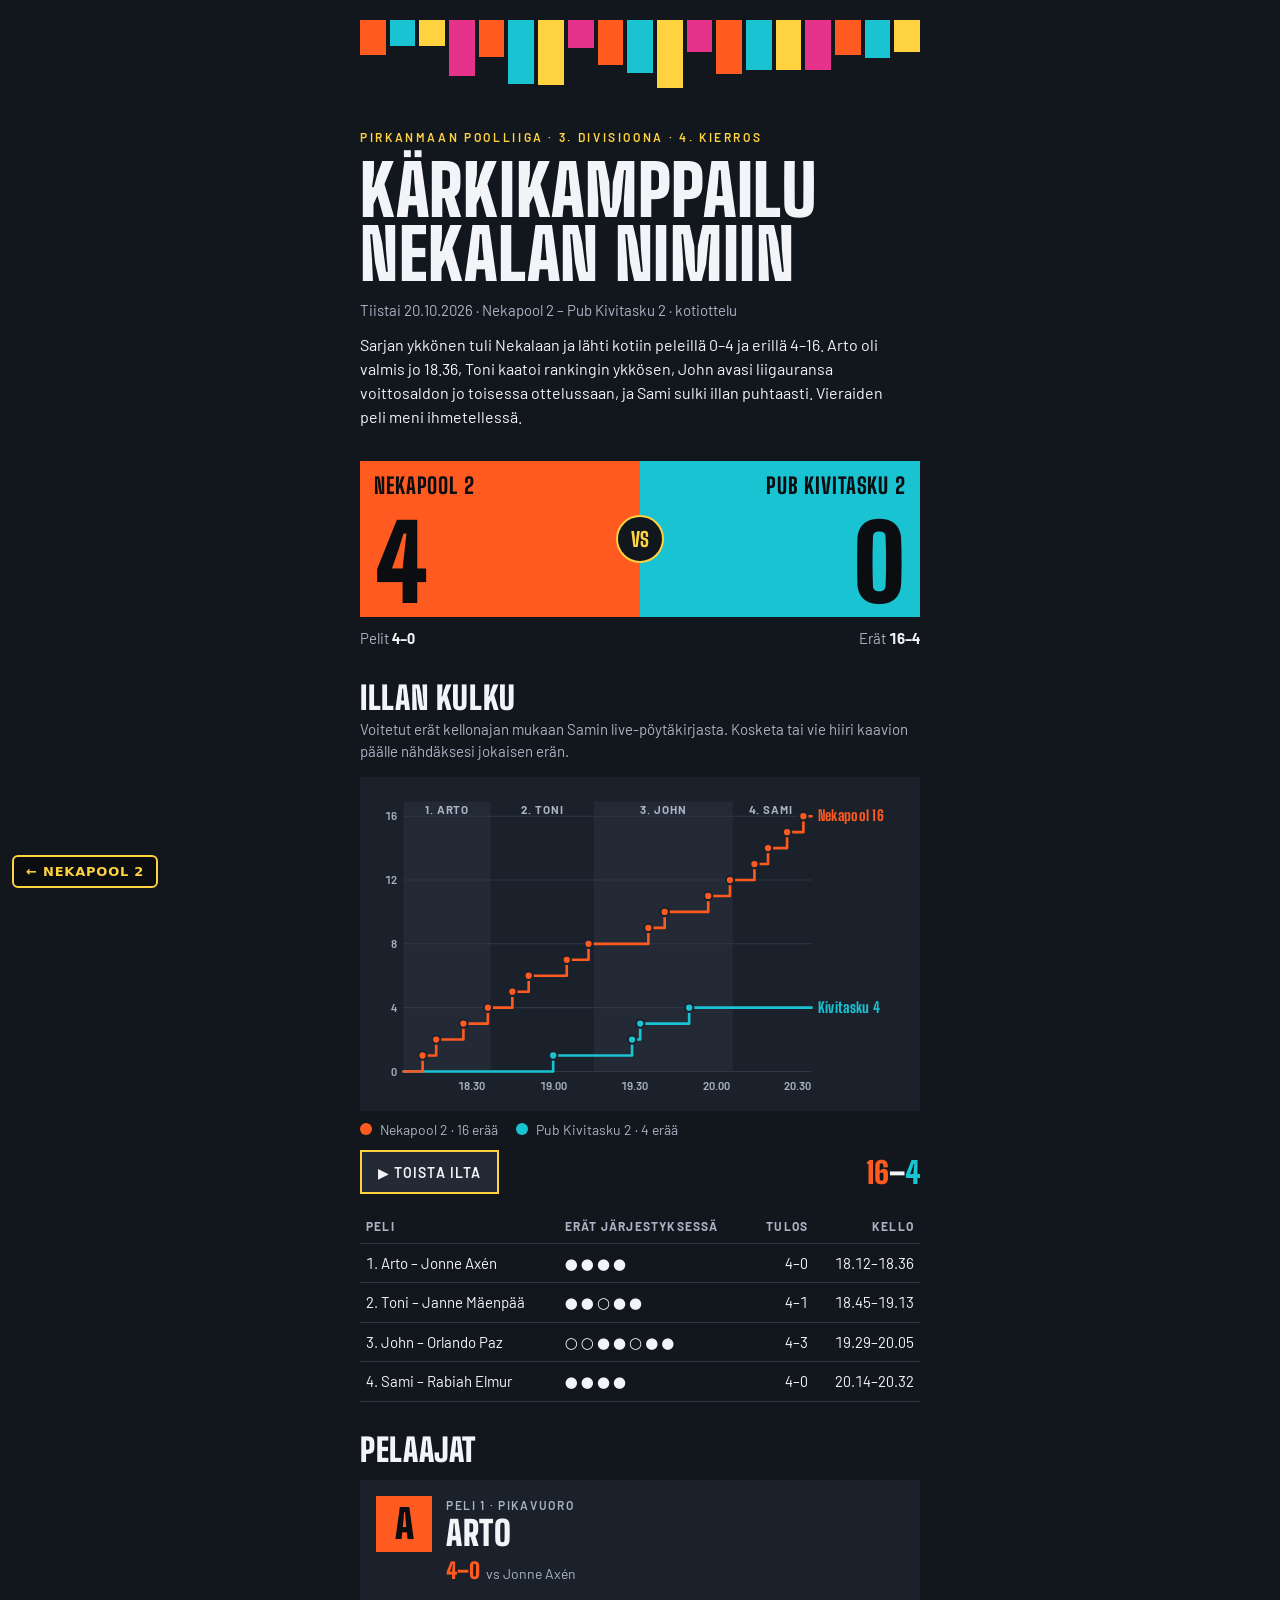
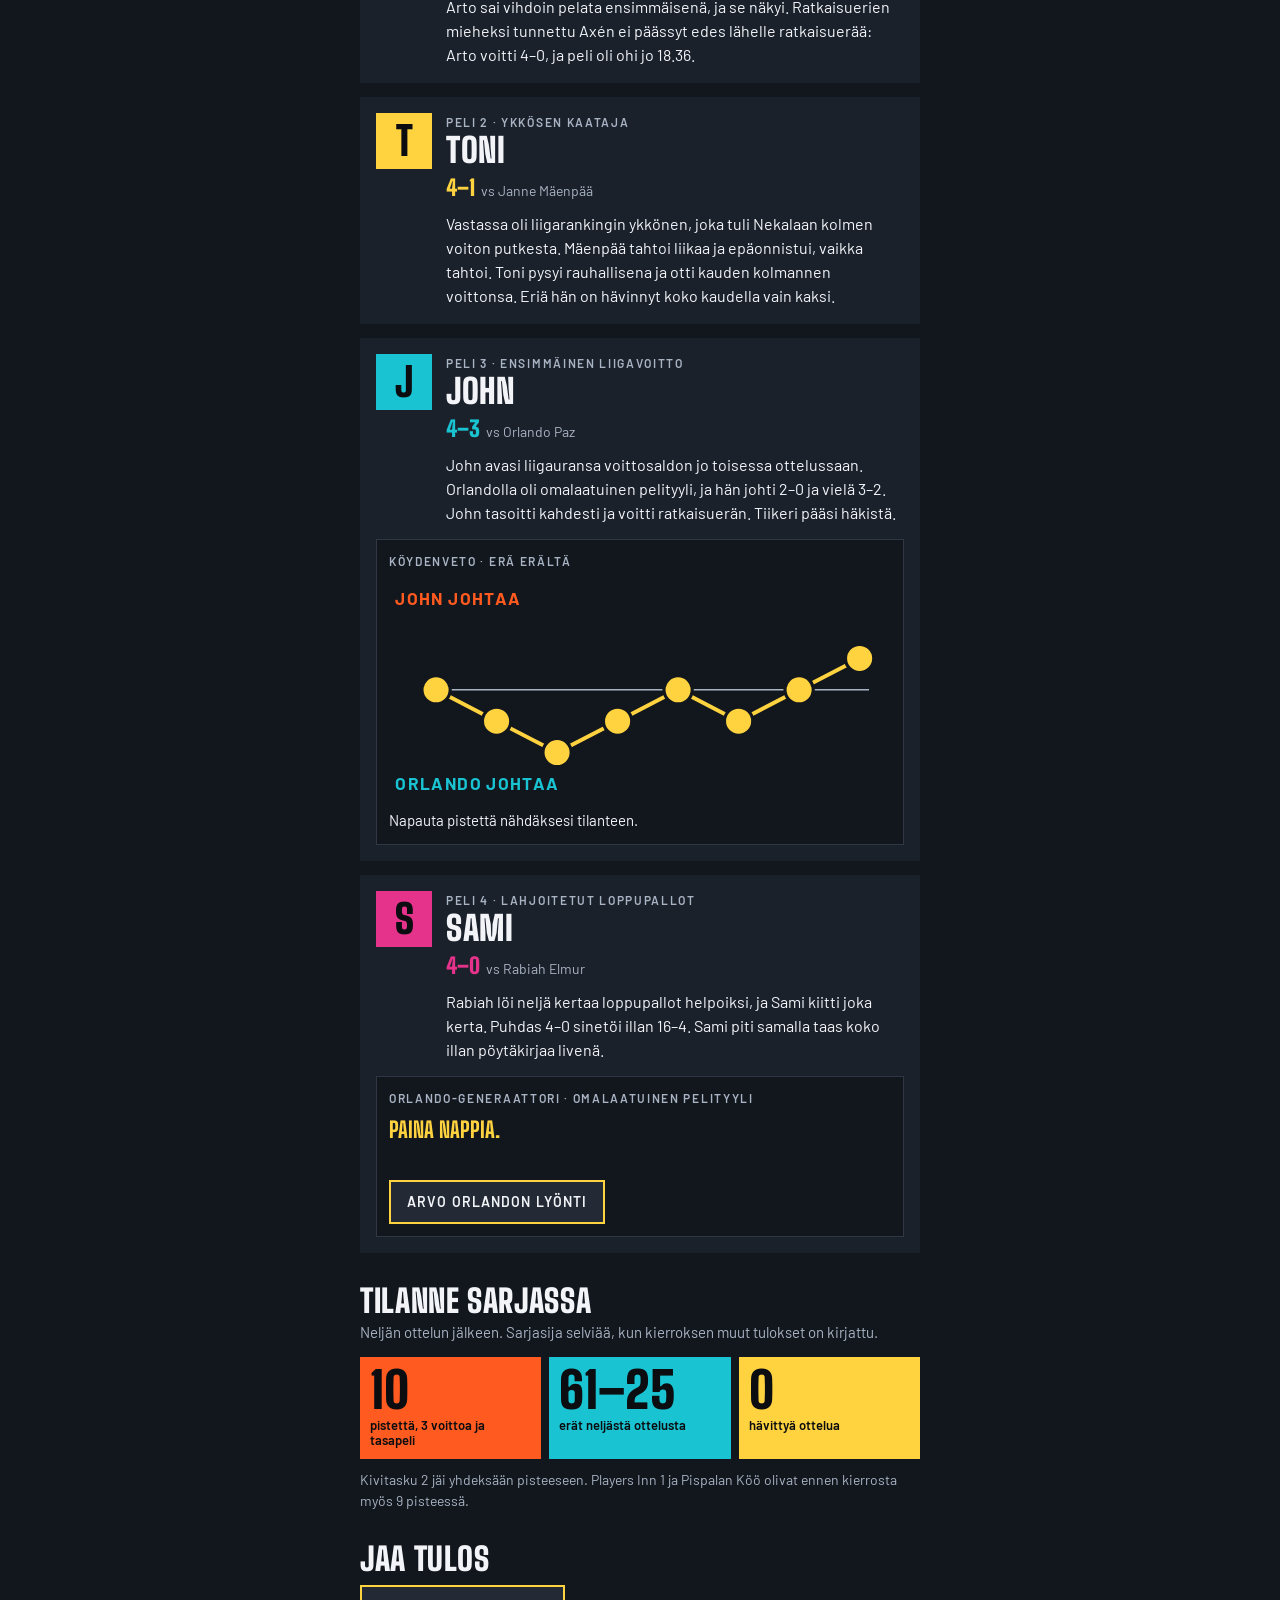
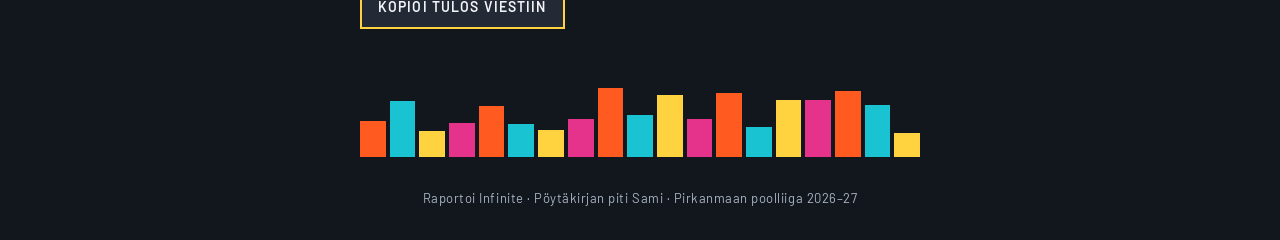
<file: raportit/2026-10-20-kivitasku-2.html>
<!doctype html>
<html lang="fi">
<head>
<meta charset="utf-8">
<meta name="viewport" content="width=device-width,initial-scale=1,viewport-fit=cover">
<meta property="og:type" content="article"><meta property="og:site_name" content="Nekapool 2"><meta property="og:title" content="Kärkikamppailu Nekalan nimiin"><meta property="og:description" content="Nekapool 2 – Pub Kivitasku 2 4–0 (erät 16–4). Interaktiivinen illan kulku ja pelaajien tarinat."><meta property="og:image" content="https://samppafin.github.io/Nekapool-2/img/nekapool2-og.jpg"><meta name="twitter:card" content="summary_large_image">
<style>body{margin:0}img{max-width:100%}[hidden]{display:none!important}</style>
</head>
<body>
<a href="../" style="position:fixed;left:12px;bottom:calc(12px + env(safe-area-inset-bottom,0px));z-index:50;background:#0b0d11;color:#ffd23f;border:2px solid #ffd23f;padding:8px 12px;font:600 13px/1 system-ui,sans-serif;letter-spacing:.06em;text-transform:uppercase;text-decoration:none;border-radius:6px">← Nekapool 2</a>
<title>Kärkikamppailu Nekalan nimiin</title>
<link rel="preconnect" href="https://fonts.googleapis.com">
<link rel="preconnect" href="https://fonts.gstatic.com" crossorigin>
<link rel="stylesheet" href="https://fonts.googleapis.com/css2?family=Barlow:wght@400;500;600&family=Big+Shoulders+Display:wght@700;800;900&display=swap">
<style>
/* Layout: kapea ottelujuliste kuten kauden avauksen raportissa. Rytmipalkit avaavat ja päättävät,
   tulostaulu ylhäällä, sitten erät kuplamuovina, pelaajakortit stressileluineen ja lopuksi sarjatilanne.
   Yksi tietoisesti tumma ilme kummassakin teemassa. */
:root {
  --bg: #12161d;
  --panel: #1b212b;
  --panel-2: #232a36;
  --line: #2f3745;
  --fg: #f2f4f8;
  --muted: #a8b3c3;
  --orange: #ff5a1f;
  --cyan: #19c3d1;
  --yellow: #ffd23f;
  --pink: #e5338b;
  --felt: #0f6b4f;
  --felt-dark: #0a4a37;
  --rail: #5a3418;
  --on: #0b0d11;
  --white: #f7f7f2;
  --font-display: 'Big Shoulders Display', 'Arial Narrow', Impact, sans-serif;
  --font-body: 'Barlow', system-ui, -apple-system, 'Segoe UI', sans-serif;
  color-scheme: dark;
}
* { box-sizing: border-box; }
body {
  background: var(--bg);
  color: var(--fg);
  font-family: var(--font-body);
  font-size: 16px;
  line-height: 1.5;
  padding-inline: 16px;
  padding-block: 20px 32px;
}
.wrap { max-width: 560px; margin-inline: auto; display: flex; flex-direction: column; gap: 32px; }
section, header, footer { min-width: 0; }
button { font-family: var(--font-body); -webkit-tap-highlight-color: transparent; }
button:focus-visible { outline: 3px solid var(--yellow); outline-offset: 3px; }

/* rytmipalkit */
.bars { display: flex; gap: 4px; height: 76px; }
.bars.top { align-items: flex-start; }
.bars.bottom { align-items: flex-end; }
.bars i { flex: 1; min-width: 0; display: block; animation: beat 1.8s ease-in-out infinite alternate; }
.bars.top i { transform-origin: top; }
.bars.bottom i { transform-origin: bottom; }
@keyframes beat { from { transform: scaleY(1); } to { transform: scaleY(0.62); } }

/* otsikko */
.hero { display: flex; flex-direction: column; gap: 12px; }
.eyebrow { margin: 0; font-size: 12px; font-weight: 600; letter-spacing: 0.22em; text-transform: uppercase; color: var(--yellow); }
h1 { margin: 0; font-family: var(--font-display); font-weight: 900; font-size: clamp(44px, 13vw, 70px); line-height: 0.92; letter-spacing: 0.01em; text-transform: uppercase; text-wrap: balance; }
.date { margin: 0; color: var(--muted); font-size: 15px; }
.lede { margin: 0; max-width: 60ch; }

/* tulostaulu */
.score { position: relative; display: grid; grid-template-columns: 1fr 1fr; }
.team { min-width: 0; min-height: 156px; padding: 14px 14px 10px; color: var(--on); display: flex; flex-direction: column; justify-content: space-between; gap: 8px; }
.t-neka { background: var(--orange); }
.t-pete { background: var(--cyan); text-align: right; }
.tname { font-family: var(--font-display); font-weight: 800; font-size: 22px; line-height: 1; letter-spacing: 0.04em; text-transform: uppercase; overflow-wrap: anywhere; }
.tnum { font-family: var(--font-display); font-weight: 900; font-size: 104px; line-height: 0.85; font-variant-numeric: tabular-nums; }
.vs { position: absolute; left: 50%; top: 50%; transform: translate(-50%, -50%); width: 48px; height: 48px; border-radius: 50%; background: var(--bg); border: 2px solid var(--yellow); color: var(--yellow); display: grid; place-items: center; font-family: var(--font-display); font-weight: 800; font-size: 20px; }
.score-sub { display: flex; justify-content: space-between; gap: 12px; margin: 10px 0 0; color: var(--muted); font-size: 15px; }
.score-sub b { color: var(--fg); font-variant-numeric: tabular-nums; }

h2 { margin: 0; font-family: var(--font-display); font-weight: 900; font-size: 32px; line-height: 1; letter-spacing: 0.02em; text-transform: uppercase; text-wrap: balance; }
.sub { margin: 4px 0 0; color: var(--muted); font-size: 15px; }
.head { display: flex; align-items: flex-end; justify-content: space-between; gap: 12px; flex-wrap: wrap; }

.btn { font-size: 14px; font-weight: 600; letter-spacing: 0.08em; text-transform: uppercase; min-height: 44px; padding: 10px 16px; color: var(--fg); background: var(--panel-2); border: 2px solid var(--yellow); cursor: pointer; }
.btn:hover { background: var(--line); }

/* kuplamuovi */
.wrapfoil { margin-top: 14px; padding: 14px; background: var(--panel); display: grid; grid-template-columns: repeat(auto-fill, minmax(40px, 1fr)); gap: 8px; touch-action: manipulation; }
.bub { aspect-ratio: 1; max-width: 100%; border-radius: 50%; border: 0; padding: 0; cursor: pointer; position: relative;
  background: radial-gradient(circle at 34% 30%, rgba(255, 255, 255, 0.75) 0 12%, transparent 30%), var(--c);
  box-shadow: inset -4px -6px 10px rgba(0, 0, 0, 0.3), 0 3px 0 rgba(0, 0, 0, 0.35);
  transition: transform 0.12s; }
.bub:active { transform: scale(0.9); }
.bub.popped { background: var(--panel-2); box-shadow: inset 0 3px 6px rgba(0, 0, 0, 0.5); cursor: default; }
.bub.popped::after { content: ''; position: absolute; inset: 30%; border: 2px solid var(--c); border-radius: 50%; opacity: 0.45; clip-path: polygon(0 0, 60% 0, 40% 50%, 70% 100%, 0 100%); }
.legend { display: flex; flex-wrap: wrap; gap: 6px 18px; margin: 12px 0 0; padding: 0; list-style: none; color: var(--muted); font-size: 14px; }
.legend li { display: flex; align-items: center; gap: 8px; }
.legend b { width: 12px; height: 12px; border-radius: 50%; display: block; }
.status { margin: 10px 0 0; font-size: 15px; min-height: 1.5em; }

/* pelaajakortit */
.cards { display: flex; flex-direction: column; gap: 14px; margin-top: 14px; }
.card { display: grid; grid-template-columns: 56px minmax(0, 1fr); gap: 14px; background: var(--panel); padding: 16px; }
.tile { width: 56px; height: 56px; background: var(--c); color: var(--on); font-family: var(--font-display); font-weight: 900; font-size: 40px; line-height: 56px; text-align: center; }
.kick { margin: 0; font-size: 12px; font-weight: 600; letter-spacing: 0.14em; text-transform: uppercase; color: var(--muted); }
h3 { margin: 2px 0 4px; font-family: var(--font-display); font-weight: 900; font-size: 34px; line-height: 1; letter-spacing: 0.02em; text-transform: uppercase; }
.vsline { margin: 0 0 8px; font-size: 14px; color: var(--muted); }
.vsline b { color: var(--c); font-family: var(--font-display); font-size: 22px; font-weight: 900; margin-right: 6px; }
.story { margin: 0; max-width: 62ch; }

.card > .widget { grid-column: 1 / -1; }
.widget { margin-top: 0; padding: 12px; background: var(--bg); border: 1px solid var(--line); }
.wl { margin: 0; font-size: 12px; font-weight: 600; letter-spacing: 0.14em; text-transform: uppercase; color: var(--muted); }
.widget .btn { margin-top: 10px; }

/* Johnin tiikerihäkki */
.cage { position: relative; height: 150px; margin-top: 10px; display: grid; place-items: center; overflow: hidden; background: var(--panel-2); }
.tiger { font-size: 64px; line-height: 1; transition: transform 0.35s cubic-bezier(0.3, 1.6, 0.5, 1); transform: scale(var(--s, 0.55)); }
.cage.free .tiger { animation: roar 0.6s ease-in-out 2; }
@keyframes roar { 50% { transform: scale(1.7) rotate(-6deg); } }
.cbars { position: absolute; inset: 0; display: flex; justify-content: space-evenly; pointer-events: none; }
.cbar { pointer-events: auto; width: 34px; border: 0; background: transparent; cursor: pointer; display: grid; justify-items: center; padding: 0; }
.cbar::before { content: ''; width: 7px; height: 100%; background: linear-gradient(90deg, #6b7380, #c9d0da 45%, #59606b); border-radius: 4px; transition: transform 0.4s, opacity 0.4s; }
.cbar span { position: absolute; bottom: 6px; font-size: 11px; font-weight: 600; letter-spacing: 0.08em; text-transform: uppercase; color: var(--muted); writing-mode: vertical-rl; transform: rotate(180deg); pointer-events: none; }
.cbar.broken { pointer-events: none; }
.cbar.broken::before { transform: translateY(120%) rotate(30deg); opacity: 0; }
.cbar.broken span { opacity: 0; }

/* Samin hermopallo */
.squeeze { display: grid; place-items: center; height: 150px; margin-top: 10px; background: var(--panel-2); touch-action: none; -webkit-user-select: none; user-select: none; }
.ball8 { width: 96px; height: 96px; border-radius: 50%; border: 0; cursor: pointer; display: grid; place-items: center;
  background: radial-gradient(circle at 35% 30%, #5a5f69 0 10%, #111317 46%); box-shadow: 0 10px 18px rgba(0, 0, 0, 0.5);
  transition: transform 0.18s cubic-bezier(0.3, 1.8, 0.5, 1), border-radius 0.18s; touch-action: none; }
.ball8 span { width: 40px; height: 40px; border-radius: 50%; background: var(--white); color: var(--on); font-family: var(--font-display); font-weight: 900; font-size: 26px; line-height: 40px; }
.ball8.squeezed { transform: scale(1.22, 0.74); border-radius: 46% 46% 40% 40%; transition-duration: 0.08s; }
.meter { height: 14px; margin: 10px 0 6px; background: var(--panel-2); overflow: hidden; }
.fill { height: 100%; width: 92%; background: var(--pink); transition: width 0.5s cubic-bezier(0.3, 0.7, 0.2, 1), background-color 0.5s; }

/* Mikon liidutus */
.chalkpad { position: relative; height: 150px; margin-top: 10px; background: var(--panel-2); touch-action: none; overflow: hidden; display: grid; place-items: center; cursor: grab; }
.cue { width: 78%; height: 22px; display: flex; align-items: center; pointer-events: none; }
.cue .shaft { flex: 1; height: 14px; background: linear-gradient(180deg, #f1dcb4, #c99c5c); border-radius: 7px 0 0 7px; }
.cue .ferrule { width: 14px; height: 14px; background: var(--white); }
.cue .tip { width: 14px; height: 14px; border-radius: 0 7px 7px 0; background: color-mix(in srgb, #3b6fd1 calc(var(--chalk, 0) * 1%), #8a5a34); }
.chalkpad .hint { position: absolute; bottom: 8px; font-size: 13px; color: var(--muted); pointer-events: none; }
.dust { position: absolute; width: 6px; height: 6px; border-radius: 50%; background: #5c8ce6; pointer-events: none; animation: dust 0.8s ease-out forwards; }
@keyframes dust { to { transform: translate(var(--dx), var(--dy)); opacity: 0; } }

/* Arton ysi */
.frames { display: flex; flex-wrap: wrap; gap: 6px; margin: 12px 0 2px; align-items: center; }
.fr { width: 30px; height: 30px; border-radius: 50%; display: grid; place-items: center; font-family: var(--font-display); font-weight: 900; font-size: 15px; color: var(--on); }
.fr.w { background: var(--orange); }
.fr.l { background: var(--cyan); }
.fr-cap { width: 100%; font-size: 13px; color: var(--muted); }
.tablewrap { margin-top: 10px; background: var(--rail); padding: 8px; touch-action: none; border-radius: 4px; }
canvas { display: block; width: 100%; max-width: 100%; height: auto; background: var(--felt); cursor: crosshair; }
.row { display: flex; flex-wrap: wrap; gap: 10px; align-items: center; justify-content: space-between; margin-top: 10px; }
.row .btn { margin-top: 0; }

/* sarjatilanne */
.stats { display: grid; grid-template-columns: repeat(3, minmax(0, 1fr)); gap: 8px; margin-top: 14px; }
.stat { background: var(--c); color: var(--on); padding: 12px 10px 10px; display: flex; flex-direction: column; gap: 6px; min-width: 0; }
.stat b { font-family: var(--font-display); font-weight: 900; font-size: 50px; line-height: 0.85; font-variant-numeric: tabular-nums; }
.stat b.sm { font-size: clamp(30px, 9vw, 50px); white-space: nowrap; }
.stat span { font-size: 13px; font-weight: 600; line-height: 1.2; }
.ptable-wrap { overflow-x: auto; margin-top: 14px; background: var(--panel); }
.ptable { width: 100%; border-collapse: collapse; font-size: 15px; }
.ptable th, .ptable td { padding: 9px 10px; text-align: right; border-bottom: 1px solid var(--line); white-space: nowrap; font-variant-numeric: tabular-nums; }
.ptable th { font-size: 12px; font-weight: 600; letter-spacing: 0.1em; text-transform: uppercase; color: var(--muted); }
.ptable th:first-child, .ptable td:first-child { text-align: left; }
.ptable tr:last-child td { border-bottom: 0; }
.note { margin: 10px 0 0; color: var(--muted); font-size: 14px; }

/* jako */
.share { display: flex; flex-direction: column; gap: 10px; align-items: flex-start; }
.share textarea { width: 100%; min-height: 120px; padding: 10px; background: var(--panel); color: var(--fg); border: 1px solid var(--line); font: inherit; font-size: 15px; resize: vertical; }
.foot { text-align: center; color: var(--muted); font-size: 13px; letter-spacing: 0.04em; }

@media (max-width: 380px) {
  .tnum { font-size: 88px; }
  .tname { font-size: 19px; }
  .card { grid-template-columns: 44px minmax(0, 1fr); gap: 12px; padding: 14px; }
  .tile { width: 44px; height: 44px; font-size: 32px; line-height: 44px; }
  .stat b { font-size: 40px; }
}
@media (prefers-reduced-motion: reduce) {
  .bars i, .cage.free .tiger, .dust { animation: none; }
  .fill, .tiger, .ball8, .bub, .cbar::before { transition: none; }
}

/* illan kulku -kaavio */
.chart-wrap { position: relative; margin-top: 14px; background: var(--panel); padding: 12px 8px 8px; }
.chart { display: block; width: 100%; height: auto; touch-action: pan-y; }
.chart .grid { stroke: var(--line); stroke-width: 1; }
.chart .axis { fill: var(--muted); font: 600 11px var(--font-body); font-variant-numeric: tabular-nums; }
.chart .band { fill: var(--panel-2); }
.chart .band-l { fill: var(--muted); font: 700 11px var(--font-body); letter-spacing: 0.08em; text-transform: uppercase; }
.chart .ln { fill: none; stroke-width: 2.5; stroke-linejoin: round; stroke-linecap: round; }
.chart .ln.k { stroke: var(--orange); }
.chart .ln.v { stroke: var(--cyan); }
.chart .dot.k { fill: var(--orange); stroke: var(--panel); stroke-width: 2; }
.chart .dot.v { fill: var(--cyan); stroke: var(--panel); stroke-width: 2; }
.chart .end { font: 800 14px var(--font-display); letter-spacing: 0.02em; }
.chart .end.k { fill: var(--orange); }
.chart .end.v { fill: var(--cyan); }
.chart .cross { stroke: var(--fg); stroke-width: 1; stroke-dasharray: 3 3; opacity: 0.6; }
.tip { position: absolute; pointer-events: none; background: var(--bg); color: var(--fg); border: 1px solid var(--line); padding: 8px 10px; font-size: 13px; line-height: 1.35; min-width: 150px; max-width: 220px; box-shadow: 0 6px 18px rgba(0, 0, 0, 0.5); }
.tip b { font-family: var(--font-display); font-weight: 800; font-size: 16px; }
.tip .sw { display: inline-block; width: 10px; height: 10px; border-radius: 50%; margin-right: 6px; vertical-align: middle; }
.chart-ctl { display: flex; flex-wrap: wrap; gap: 10px; align-items: center; justify-content: space-between; margin-top: 10px; }
.chart-ctl .btn { margin-top: 0; }
.live-score { font-family: var(--font-display); font-weight: 900; font-size: 30px; font-variant-numeric: tabular-nums; }
.live-score .k { color: var(--orange); } .live-score .v { color: var(--cyan); }
.legend.small { margin-top: 8px; }

/* köydenveto */
.tug { display: block; width: 100%; height: auto; margin-top: 10px; }
.tug .zero { stroke: var(--muted); stroke-width: 1; }
.tug .ln { fill: none; stroke: var(--yellow); stroke-width: 2.5; stroke-linejoin: round; }
.tug .pt { fill: var(--yellow); stroke: var(--bg); stroke-width: 2; cursor: pointer; }
.tug .pt.on { fill: var(--fg); }
.tug .side { font: 700 11px var(--font-body); letter-spacing: 0.08em; text-transform: uppercase; }

/* Orlando-generaattori */
.gen { font-family: var(--font-display); font-weight: 800; font-size: 22px; line-height: 1.15; min-height: 2.4em; margin: 10px 0 0; text-transform: uppercase; color: var(--yellow); }
.table-mini { width: 100%; border-collapse: collapse; margin-top: 14px; font-size: 15px; }
.table-mini td, .table-mini th { padding: 8px 6px; border-bottom: 1px solid var(--line); text-align: left; font-variant-numeric: tabular-nums; }
.table-mini th { font-size: 12px; letter-spacing: 0.1em; text-transform: uppercase; color: var(--muted); }
.table-mini .r { text-align: right; }
</style>

<div class="wrap">
  <div class="bars top" id="barsTop" aria-hidden="true"></div>

  <header class="hero">
    <p class="eyebrow">Pirkanmaan poolliiga · 3. divisioona · 4. kierros</p>
    <h1>Kärkikamppailu Nekalan nimiin</h1>
    <p class="date">Tiistai 20.10.2026 · Nekapool 2 – Pub Kivitasku 2 · kotiottelu</p>
    <p class="lede">Sarjan ykkönen tuli Nekalaan ja lähti kotiin peleillä 0–4 ja erillä 4–16. Arto oli valmis jo 18.36, Toni kaatoi rankingin ykkösen, John avasi liigauransa voittosaldon jo toisessa ottelussaan, ja Sami sulki illan puhtaasti. Vieraiden peli meni ihmetellessä.</p>
  </header>

  <section aria-label="Lopputulos">
    <div class="score">
      <div class="team t-neka">
        <span class="tname">Nekapool 2</span>
        <span class="tnum">4</span>
      </div>
      <div class="vs" aria-hidden="true">VS</div>
      <div class="team t-pete">
        <span class="tname">Pub Kivitasku 2</span>
        <span class="tnum">0</span>
      </div>
    </div>
    <p class="score-sub"><span>Pelit <b>4–0</b></span><span>Erät <b>16–4</b></span></p>
  </section>

  <section aria-labelledby="flowH">
    <h2 id="flowH">Illan kulku</h2>
    <p class="sub">Voitetut erät kellonajan mukaan Samin live-pöytäkirjasta. Kosketa tai vie hiiri kaavion päälle nähdäksesi jokaisen erän.</p>
    <div class="chart-wrap" id="chartWrap">
      <svg class="chart" id="chart" viewBox="0 0 520 300" role="img" aria-label="Kaavio: Nekapool 2 voitti illan erät 16–4. Nekapoolin käyrä nousee tasaisesti koko illan, Kivitaskun käyrä jää neljään."></svg>
      <div class="tip" id="tip" hidden></div>
    </div>
    <ul class="legend small">
      <li><b style="background:var(--orange)"></b>Nekapool 2 · 16 erää</li>
      <li><b style="background:var(--cyan)"></b>Pub Kivitasku 2 · 4 erää</li>
    </ul>
    <div class="chart-ctl">
      <button class="btn" id="replayBtn" type="button">▶ Toista ilta</button>
      <span class="live-score" id="liveScore" aria-live="polite"><span class="k">16</span>–<span class="v">4</span></span>
    </div>
    <table class="table-mini" aria-label="Erät taulukkona">
      <thead><tr><th>Peli</th><th>Erät järjestyksessä</th><th class="r">Tulos</th><th class="r">Kello</th></tr></thead>
      <tbody id="frameTable"></tbody>
    </table>
  </section>

  <section aria-labelledby="plH">
    <h2 id="plH">Pelaajat</h2>
    <div class="cards">
      <article class="card" style="--c: var(--orange)">
        <div class="tile" aria-hidden="true">A</div>
        <div>
          <p class="kick">Peli 1 · Pikavuoro</p>
          <h3>Arto</h3>
          <p class="vsline"><b>4–0</b>vs Jonne Axén</p>
          <p class="story">Arto sai vihdoin pelata ensimmäisenä, ja se näkyi. Ratkaisuerien mieheksi tunnettu Axén ei päässyt edes lähelle ratkaisuerää: Arto voitti 4–0, ja peli oli ohi jo 18.36.</p>
        </div>
      </article>

      <article class="card" style="--c: var(--yellow)">
        <div class="tile" aria-hidden="true">T</div>
        <div>
          <p class="kick">Peli 2 · Ykkösen kaataja</p>
          <h3>Toni</h3>
          <p class="vsline"><b>4–1</b>vs Janne Mäenpää</p>
          <p class="story">Vastassa oli liigarankingin ykkönen, joka tuli Nekalaan kolmen voiton putkesta. Mäenpää tahtoi liikaa ja epäonnistui, vaikka tahtoi. Toni pysyi rauhallisena ja otti kauden kolmannen voittonsa. Eriä hän on hävinnyt koko kaudella vain kaksi.</p>
        </div>
      </article>

      <article class="card" style="--c: var(--cyan)">
        <div class="tile" aria-hidden="true">J</div>
        <div>
          <p class="kick">Peli 3 · Ensimmäinen liigavoitto</p>
          <h3>John</h3>
          <p class="vsline"><b>4–3</b>vs Orlando Paz</p>
          <p class="story">John avasi liigauransa voittosaldon jo toisessa ottelussaan. Orlandolla oli omalaatuinen pelityyli, ja hän johti 2–0 ja vielä 3–2. John tasoitti kahdesti ja voitti ratkaisuerän. Tiikeri pääsi häkistä.</p>
        </div>
        <div class="widget">
          <p class="wl">Köydenveto · erä erältä</p>
          <svg class="tug" id="tug" viewBox="0 0 320 140" role="img" aria-label="Johnin pelin eräero: 0–1, 0–2, 1–2, 2–2, 2–3, 3–3, 4–3"></svg>
          <p class="status" id="tugText" aria-live="polite">Napauta pistettä nähdäksesi tilanteen.</p>
        </div>
      </article>

      <article class="card" style="--c: var(--pink)">
        <div class="tile" aria-hidden="true">S</div>
        <div>
          <p class="kick">Peli 4 · Lahjoitetut loppupallot</p>
          <h3>Sami</h3>
          <p class="vsline"><b>4–0</b>vs Rabiah Elmur</p>
          <p class="story">Rabiah löi neljä kertaa loppupallot helpoiksi, ja Sami kiitti joka kerta. Puhdas 4–0 sinetöi illan 16–4. Sami piti samalla taas koko illan pöytäkirjaa livenä.</p>
        </div>
        <div class="widget">
          <p class="wl">Orlando-generaattori · omalaatuinen pelityyli</p>
          <p class="gen" id="gen">Paina nappia.</p>
          <button class="btn" id="genBtn" type="button">Arvo Orlandon lyönti</button>
        </div>
      </article>
    </div>
  </section>

  <section aria-labelledby="stH">
    <h2 id="stH">Tilanne sarjassa</h2>
    <p class="sub">Neljän ottelun jälkeen. Sarjasija selviää, kun kierroksen muut tulokset on kirjattu.</p>
    <div class="stats">
      <div class="stat" style="--c: var(--orange)"><b>10</b><span>pistettä, 3 voittoa ja tasapeli</span></div>
      <div class="stat" style="--c: var(--cyan)"><b class="sm">61–25</b><span>erät neljästä ottelusta</span></div>
      <div class="stat" style="--c: var(--yellow)"><b>0</b><span>hävittyä ottelua</span></div>
    </div>
    <p class="note">Kivitasku 2 jäi yhdeksään pisteeseen. Players Inn 1 ja Pispalan Köö olivat ennen kierrosta myös 9 pisteessä.</p>
  </section>

  <section class="share" aria-labelledby="shH">
    <h2 id="shH">Jaa tulos</h2>
    <button class="btn" id="copyBtn" type="button">Kopioi tulos viestiin</button>
    <textarea id="shareText" readonly hidden aria-label="Tulosviesti"></textarea>
    <p class="note" id="copyNote" aria-live="polite"></p>
  </section>

  <div class="bars bottom" id="barsBottom" aria-hidden="true"></div>
  <footer class="foot">Raportoi Infinite · Pöytäkirjan piti Sami · Pirkanmaan poolliiga 2026–27</footer>
</div>

<script>
(function () {
  var reduce = window.matchMedia && window.matchMedia('(prefers-reduced-motion: reduce)').matches;
  var COLORS = ['var(--orange)', 'var(--cyan)', 'var(--yellow)', 'var(--pink)'];
  var NS = 'http://www.w3.org/2000/svg';
  function $(id) { return document.getElementById(id); }
  function s(tag, attrs, parent) { var e = document.createElementNS(NS, tag); for (var k in attrs) e.setAttribute(k, attrs[k]); if (parent) parent.appendChild(e); return e; }
  function buzz(ms) { try { if (navigator.vibrate) navigator.vibrate(ms); } catch (e) { /* ei värinää */ } }

  function bars(id, seed) {
    var el = $(id), x = seed;
    function rnd() { x = (x * 1664525 + 1013904223) % 4294967296; return x / 4294967296; }
    for (var i = 0; i < 19; i++) {
      var b = document.createElement('i');
      b.style.height = (24 + Math.round(rnd() * 46)) + 'px';
      b.style.background = COLORS[i % 4];
      b.style.animationDelay = '-' + (rnd() * 1.8).toFixed(2) + 's';
      el.appendChild(b);
    }
  }
  bars('barsTop', 31);
  bars('barsBottom', 67);

  /* Live-pöytäkirjan erät 20.10.2026: [kellonaika, peli, voittaja] (k = Nekapool, v = Kivitasku) */
  var GAMES = [
    { n: 1, k: 'Arto', v: 'Jonne Axén', h: 'kkkk', t: ['18.12', '18.17', '18.27', '18.36'] },
    { n: 2, k: 'Toni', v: 'Janne Mäenpää', h: 'kkvkk', t: ['18.45', '18.51', '19.00', '19.05', '19.13'] },
    { n: 3, k: 'John', v: 'Orlando Paz', h: 'vvkkvkk', t: ['19.29', '19.32', '19.35', '19.41', '19.50', '19.57', '20.05'] },
    { n: 4, k: 'Sami', v: 'Rabiah Elmur', h: 'kkkk', t: ['20.14', '20.19', '20.26', '20.32'] }
  ];
  function mins(t) { var p = t.split('.'); return +p[0] * 60 + +p[1]; }
  var EV = [], ck = 0, cv = 0;
  GAMES.forEach(function (g) {
    var a = 0, b = 0;
    g.h.split('').forEach(function (c, i) {
      if (c === 'k') { a++; ck++; } else { b++; cv++; }
      EV.push({ m: mins(g.t[i]), t: g.t[i], g: g, who: c, ga: a, gb: b, ck: ck, cv: cv });
    });
  });

  /* kaavio */
  var svg = $('chart'), W = 520, H = 300, L = 34, R = 96, T = 26, B = 30;
  var x0 = mins('18.05'), x1 = mins('20.35');
  function X(m) { return L + (m - x0) / (x1 - x0) * (W - L - R); }
  function Y(v) { return H - B - v / 16 * (H - T - B); }
  // pelikaistat
  GAMES.forEach(function (g, i) {
    var a = mins(i === 0 ? '18.05' : GAMES[i - 1].t[GAMES[i - 1].t.length - 1]) + (i === 0 ? 0 : 2);
    var b = mins(g.t[g.t.length - 1]) + 1;
    if (i % 2 === 0) s('rect', { x: X(a), y: T - 14, width: X(b) - X(a), height: H - T - B + 14, class: 'band' }, svg);
    var lbl = s('text', { x: (X(a) + X(b)) / 2, y: T - 2, 'text-anchor': 'middle', class: 'band-l' }, svg);
    lbl.textContent = g.n + '. ' + g.k;
  });
  [0, 4, 8, 12, 16].forEach(function (v) {
    s('line', { x1: L, x2: W - R, y1: Y(v), y2: Y(v), class: 'grid' }, svg);
    var t = s('text', { x: L - 6, y: Y(v) + 4, 'text-anchor': 'end', class: 'axis' }, svg); t.textContent = v;
  });
  ['18.30', '19.00', '19.30', '20.00', '20.30'].forEach(function (h) {
    var t = s('text', { x: X(mins(h)), y: H - B + 18, 'text-anchor': 'middle', class: 'axis' }, svg); t.textContent = h;
  });
  function stepPath(key) {
    var d = 'M' + X(x0) + ',' + Y(0), v = 0;
    EV.forEach(function (e) {
      var nv = key === 'k' ? e.ck : e.cv;
      if (nv !== v) { d += ' H' + X(e.m) + ' V' + Y(nv); v = nv; }
    });
    return d + ' H' + X(mins('20.35'));
  }
  var clip = s('clipPath', { id: 'reveal' }, s('defs', {}, svg));
  var clipRect = s('rect', { x: 0, y: 0, width: W, height: H }, clip);
  var g = s('g', { 'clip-path': 'url(#reveal)' }, svg);
  s('path', { d: stepPath('v'), class: 'ln v' }, g);
  s('path', { d: stepPath('k'), class: 'ln k' }, g);
  var dots = EV.map(function (e) { return s('circle', { cx: X(e.m), cy: Y(e.who === 'k' ? e.ck : e.cv), r: 4, class: 'dot ' + e.who }, g); });
  var ek = s('text', { x: W - R + 6, y: Y(16) + 5, class: 'end k' }, g); ek.textContent = 'Nekapool 16';
  var evv = s('text', { x: W - R + 6, y: Y(4) + 5, class: 'end v' }, g); evv.textContent = 'Kivitasku 4';
  var cross = s('line', { x1: 0, x2: 0, y1: T - 14, y2: H - B, class: 'cross', visibility: 'hidden' }, svg);

  // hover / kosketus: lähin erä
  var tip = $('tip'), wrap = $('chartWrap');
  function nearest(clientX) {
    var r = svg.getBoundingClientRect(), mx = (clientX - r.left) / r.width * W, best = null, bd = 1e9;
    EV.forEach(function (e, i) { var d = Math.abs(X(e.m) - mx); if (d < bd) { bd = d; best = i; } });
    return best;
  }
  function show(i) {
    var e = EV[i], r = svg.getBoundingClientRect(), wr = wrap.getBoundingClientRect();
    cross.setAttribute('x1', X(e.m)); cross.setAttribute('x2', X(e.m)); cross.setAttribute('visibility', 'visible');
    dots.forEach(function (d, j) { d.setAttribute('r', j === i ? 7 : 4); });
    var winner = e.who === 'k' ? e.g.k : e.g.v;
    tip.innerHTML = '<b>' + e.t + ' · Peli ' + e.g.n + '</b><br><span class="sw" style="background:' + (e.who === 'k' ? 'var(--orange)' : 'var(--cyan)') + '"></span>' +
      winner + ' voitti erän<br>Peli ' + e.g.k + ' ' + e.ga + '–' + e.gb + ' ' + e.g.v.split(' ')[0] + '<br>Ilta ' + e.ck + '–' + e.cv;
    tip.hidden = false;
    var px = X(e.m) / W * r.width + (r.left - wr.left);
    var left = px + 12 + 220 > wr.width ? px - 12 - tip.offsetWidth : px + 12;
    tip.style.left = Math.max(4, left) + 'px';
    tip.style.top = '16px';
  }
  function hide() { tip.hidden = true; cross.setAttribute('visibility', 'hidden'); dots.forEach(function (d) { d.setAttribute('r', 4); }); }
  svg.addEventListener('pointermove', function (e) { show(nearest(e.clientX)); });
  svg.addEventListener('pointerdown', function (e) { show(nearest(e.clientX)); });
  svg.addEventListener('pointerleave', hide);
  svg.setAttribute('tabindex', '0');
  var kbd = -1;
  svg.addEventListener('keydown', function (e) {
    if (e.key === 'ArrowRight') kbd = Math.min(EV.length - 1, kbd + 1); else if (e.key === 'ArrowLeft') kbd = Math.max(0, kbd - 1); else return;
    e.preventDefault(); show(kbd);
  });

  // toisto
  var live = $('liveScore'), replaying = false;
  function setScore(a, b) { live.innerHTML = '<span class="k">' + a + '</span>–<span class="v">' + b + '</span>'; }
  $('replayBtn').addEventListener('click', function () {
    if (replaying) return;
    if (reduce) { clipRect.setAttribute('width', W); setScore(16, 4); return; }
    replaying = true; this.disabled = true; hide();
    var start = performance.now(), dur = 7000, lastI = -1, btn = this;
    (function frame(now) {
      var p = Math.min(1, (now - start) / dur), m = x0 + p * (x1 - x0);
      clipRect.setAttribute('width', X(m) + 8);
      var i = -1; EV.forEach(function (e, j) { if (e.m <= m) i = j; });
      if (i !== lastI) {
        lastI = i;
        if (i >= 0) { setScore(EV[i].ck, EV[i].cv); buzz(EV[i].who === 'k' ? 15 : 40); if (EV[i].ga === 4) show(i); } else setScore(0, 0);
      }
      if (p < 1) requestAnimationFrame(frame); else { replaying = false; btn.disabled = false; clipRect.setAttribute('width', W); setScore(16, 4); }
    })(start);
  });

  // erät taulukkona
  var tb = $('frameTable');
  GAMES.forEach(function (g) {
    var a = g.h.split('').filter(function (c) { return c === 'k'; }).length, b = g.h.length - a;
    var tr = document.createElement('tr');
    tr.innerHTML = '<td>' + g.n + '. ' + g.k + ' – ' + g.v + '</td><td>' + g.h.split('').map(function (c) { return c === 'k' ? '●' : '○'; }).join(' ') +
      '</td><td class="r">' + a + '–' + b + '</td><td class="r">' + g.t[0] + '–' + g.t[g.t.length - 1] + '</td>';
    tb.appendChild(tr);
  });

  /* Johnin köydenveto */
  var tug = $('tug'), TW = 320, TH = 140, steps = [0], d = 0;
  GAMES[2].h.split('').forEach(function (c) { d += c === 'k' ? 1 : -1; steps.push(d); });
  function TX(i) { return 30 + i / (steps.length - 1) * (TW - 50); }
  function TY(v) { return TH / 2 - v * 20; }
  s('line', { x1: 24, x2: TW - 14, y1: TY(0), y2: TY(0), class: 'zero' }, tug);
  var up = s('text', { x: 4, y: 16, class: 'side', fill: 'var(--orange)' }, tug); up.textContent = 'John johtaa';
  var dn = s('text', { x: 4, y: TH - 6, class: 'side', fill: 'var(--cyan)' }, tug); dn.textContent = 'Orlando johtaa';
  s('path', { d: steps.map(function (v, i) { return (i ? 'L' : 'M') + TX(i) + ',' + TY(v); }).join(' '), class: 'ln' }, tug);
  var a = 0, b = 0, labels = ['Alku 0–0'];
  GAMES[2].h.split('').forEach(function (c, i) { if (c === 'k') a++; else b++; labels.push('Erä ' + (i + 1) + ' (' + GAMES[2].t[i] + '): ' + (c === 'k' ? 'John' : 'Orlando') + ' voitti. Tilanne ' + a + '–' + b + (a === 4 ? '. Ensimmäinen liigavoitto!' : '.')); });
  var pts = steps.map(function (v, i) {
    var c = s('circle', { cx: TX(i), cy: TY(v), r: 9, class: 'pt', tabindex: 0, role: 'button', 'aria-label': labels[i] }, tug);
    function pick() { pts.forEach(function (p) { p.classList.remove('on'); }); c.classList.add('on'); $('tugText').textContent = labels[i]; buzz(12); }
    c.addEventListener('click', pick);
    c.addEventListener('keydown', function (e) { if (e.key === 'Enter' || e.key === ' ') { e.preventDefault(); pick(); } });
    return c;
  });

  /* Orlando-generaattori */
  var A = ['Yhden käden', 'Selän takaa', 'Silmät kiinni', 'Hyppylyönti', 'Takaperin', 'Massé-henkinen', 'Varmuuden vuoksi', 'Täysin rennosti'];
  var Bv = ['kolmen vallin', 'vasta-kierteellä', 'liidulla höystetty', 'pitkän harkinnan jälkeen', 'ilman tähtäämistä', 'yleisöä katsoen', 'kaksi kertaa harjoitellen', 'hymyillen'];
  var C = ['turvalyönti', 'kombinaatio', 'pussitusyritys', 'pomppu kahdeksaan', 'ihmetys', 'yllätyspotku', 'avauslyönti', 'kulmasyöttö'];
  function pick(arr) { return arr[Math.floor(Math.random() * arr.length)]; }
  $('genBtn').addEventListener('click', function () { $('gen').textContent = pick(A) + ' ' + pick(Bv) + ' ' + pick(C) + '.'; buzz(15); });

  /* jako */
  var MSG = 'Pirkanmaan poolliiga, tiistai 20.10.2026\nNekapool 2 – Pub Kivitasku 2 4–0 (erät 16–4)\nArto 4–0, Toni 4–1, John 4–3, Sami 4–0\nKärkikamppailu Nekalan nimiin, John avasi liigavoittonsa. 10 pistettä neljästä ottelusta.';
  var copyBtn = $('copyBtn'), copyNote = $('copyNote'), shareText = $('shareText');
  function showFallback() { shareText.value = MSG; shareText.hidden = false; shareText.focus(); shareText.select(); copyNote.textContent = 'Valitse teksti ja kopioi se itse.'; }
  copyBtn.addEventListener('click', function () {
    try {
      if (navigator.clipboard && navigator.clipboard.writeText) navigator.clipboard.writeText(MSG).then(function () { copyNote.textContent = 'Kopioitu.'; }, showFallback);
      else showFallback();
    } catch (e) { showFallback(); }
  });
})();
</script>

</body>
</html>
</file>
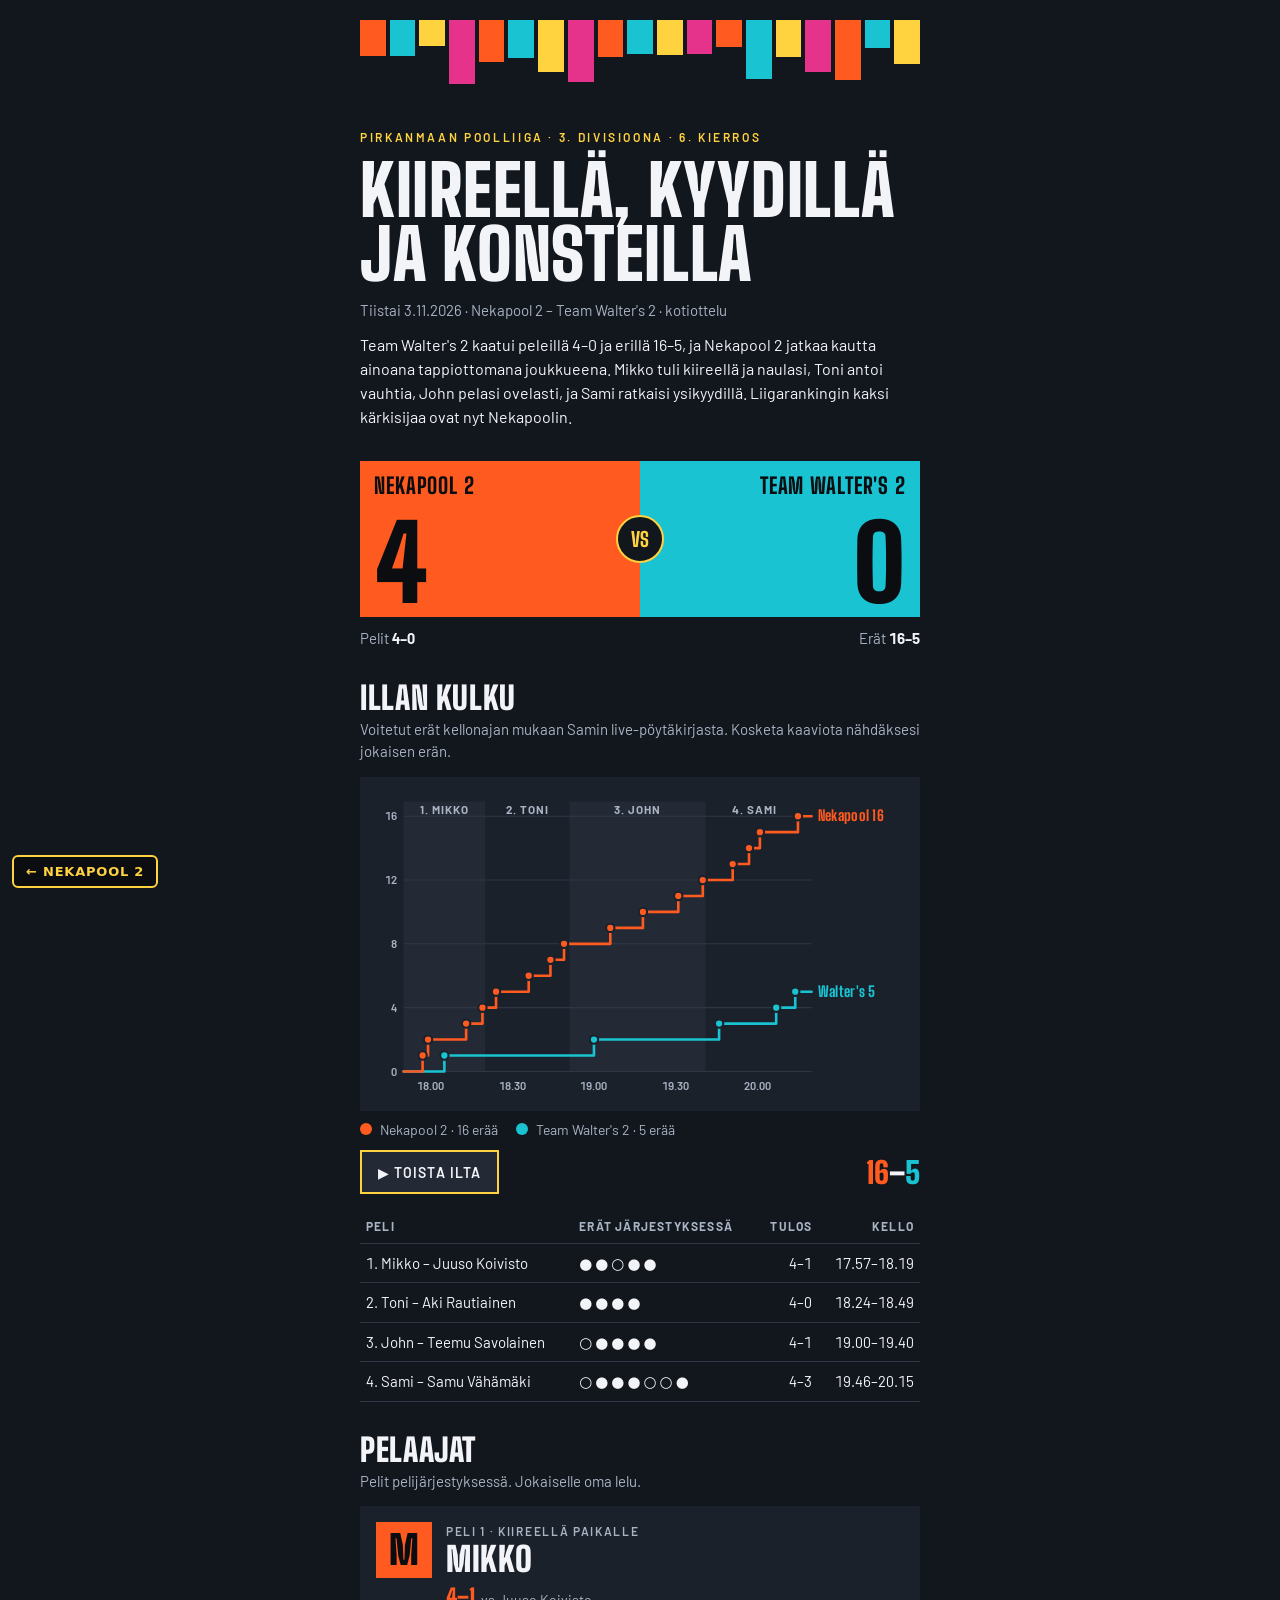
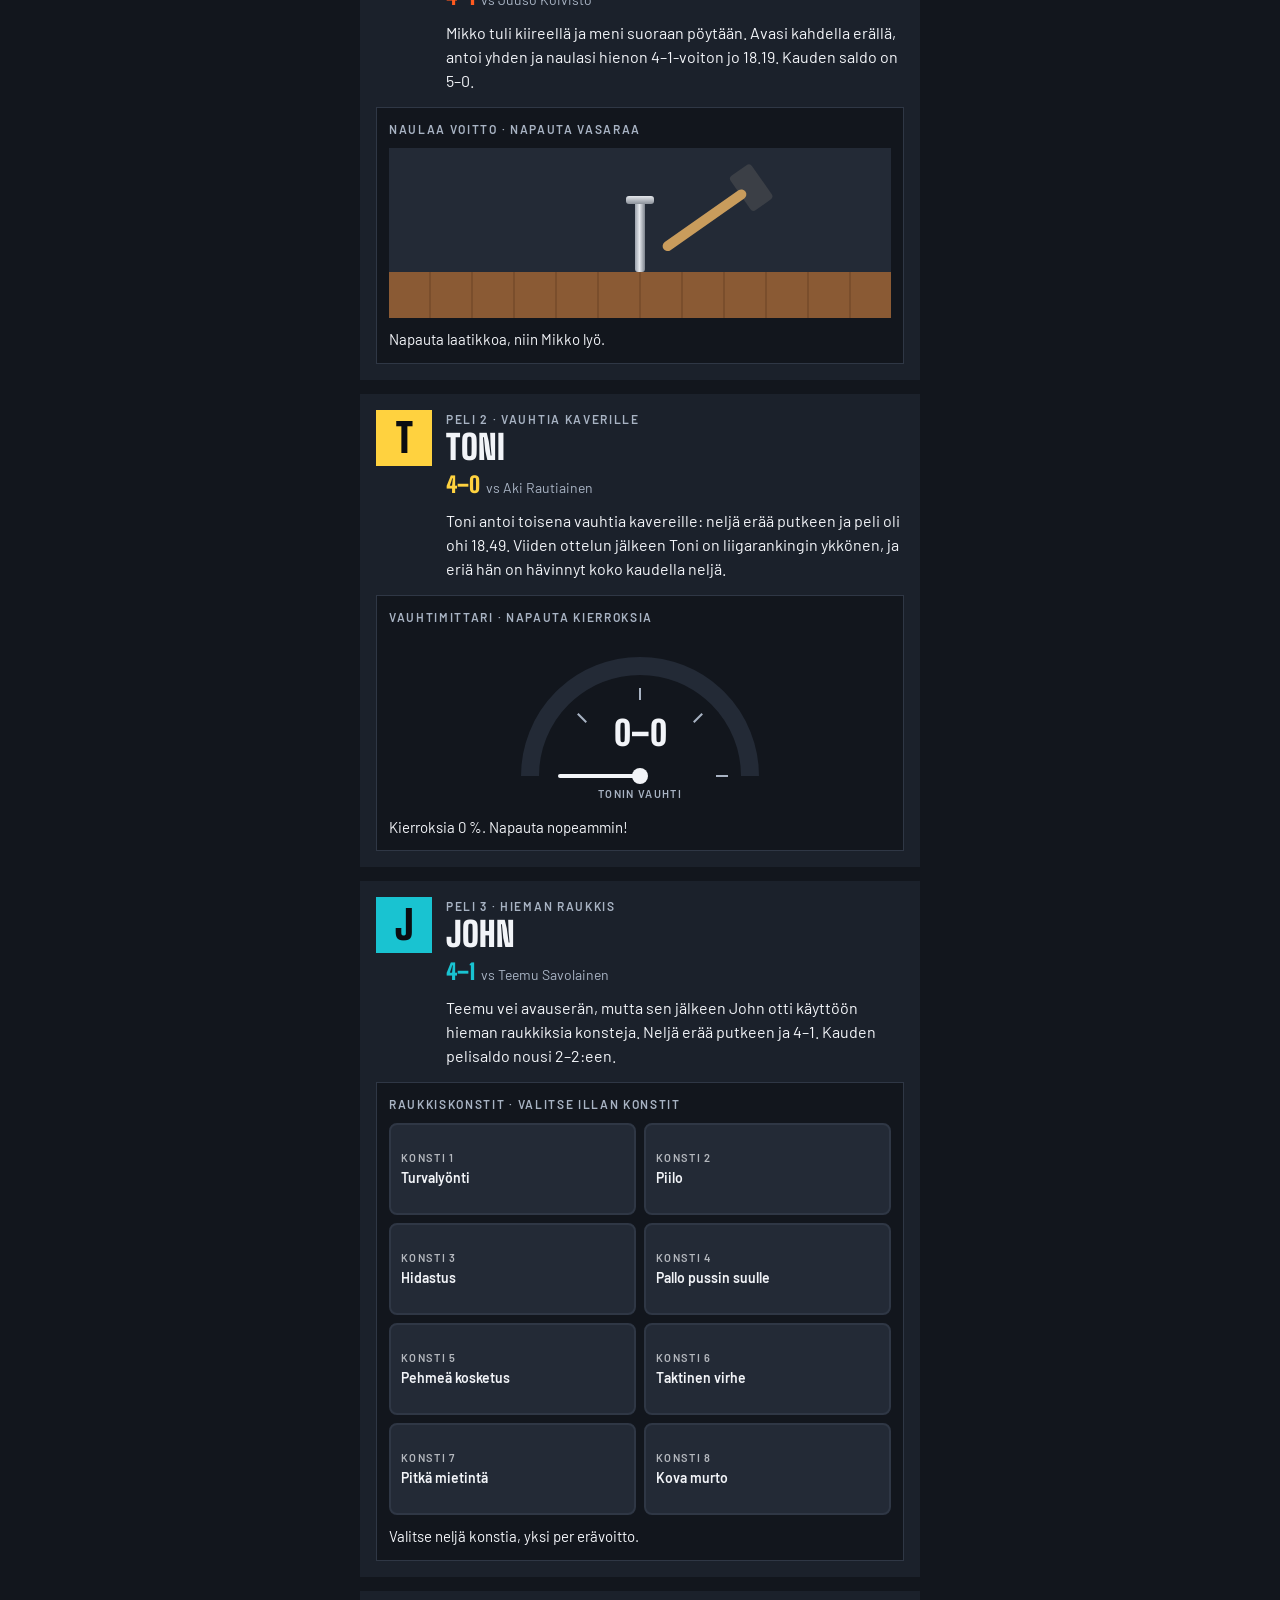
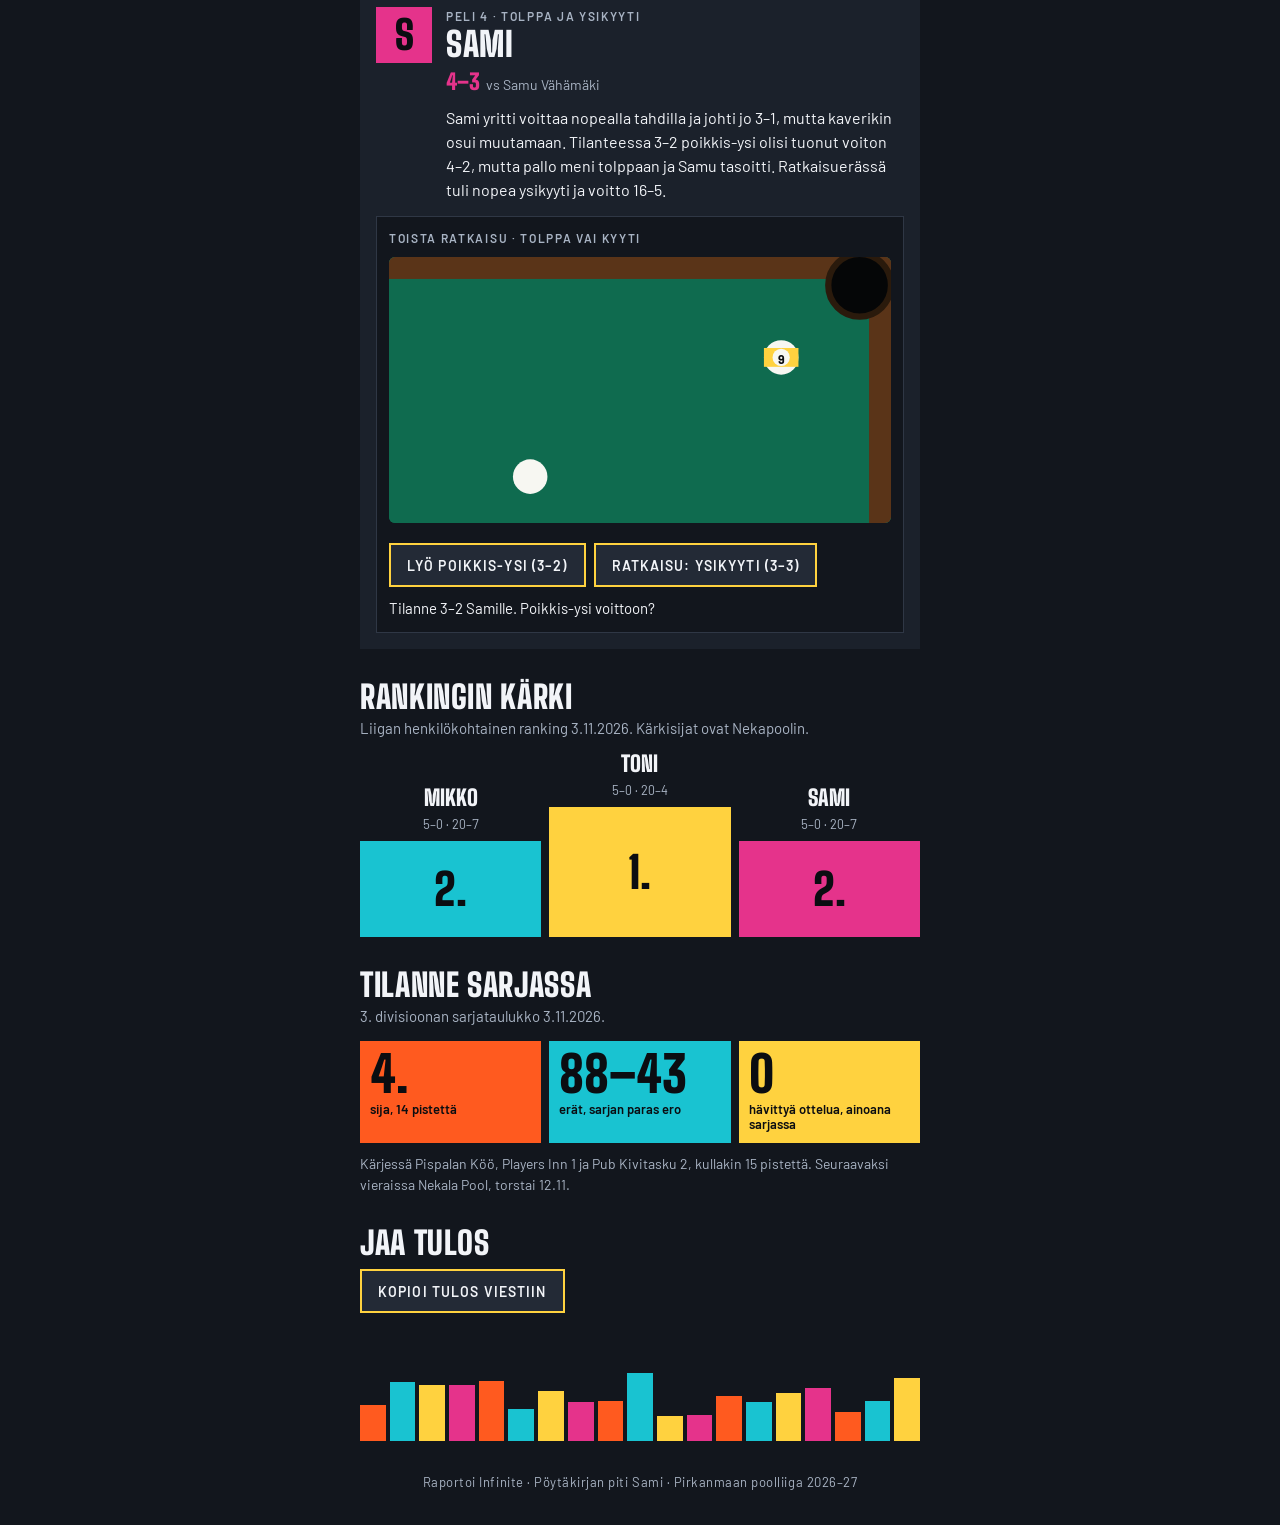
<file: raportit/2026-11-03-team-walters-2.html>
<!doctype html>
<html lang="fi">
<head>
<meta charset="utf-8">
<meta name="viewport" content="width=device-width,initial-scale=1,viewport-fit=cover">
<meta property="og:type" content="article"><meta property="og:site_name" content="Nekapool 2"><meta property="og:title" content="Kiireellä, kyydillä ja konsteilla"><meta property="og:description" content="Nekapool 2 – Team Walter&#x27;s 2 4–0 (erät 16–5). Illan kulku -kaavio ja pelaajien interaktiiviset lelut."><meta property="og:image" content="https://samppafin.github.io/Nekapool-2/img/nekapool2-og.jpg"><meta name="twitter:card" content="summary_large_image">
<style>body{margin:0}img{max-width:100%}[hidden]{display:none!important}</style>
</head>
<body>
<a href="../" style="position:fixed;left:12px;bottom:calc(12px + env(safe-area-inset-bottom,0px));z-index:50;background:#0b0d11;color:#ffd23f;border:2px solid #ffd23f;padding:8px 12px;font:600 13px/1 system-ui,sans-serif;letter-spacing:.06em;text-transform:uppercase;text-decoration:none;border-radius:6px">← Nekapool 2</a>
<title>Kiireellä, kyydillä ja konsteilla</title>
<link rel="preconnect" href="https://fonts.googleapis.com">
<link rel="preconnect" href="https://fonts.gstatic.com" crossorigin>
<link rel="stylesheet" href="https://fonts.googleapis.com/css2?family=Barlow:wght@400;500;600&family=Big+Shoulders+Display:wght@700;800;900&display=swap">
<style>
/* Layout: kapea ottelujuliste kuten kauden avauksen raportissa. Rytmipalkit avaavat ja päättävät,
   tulostaulu ylhäällä, sitten erät kuplamuovina, pelaajakortit stressileluineen ja lopuksi sarjatilanne.
   Yksi tietoisesti tumma ilme kummassakin teemassa. */
:root {
  --bg: #12161d;
  --panel: #1b212b;
  --panel-2: #232a36;
  --line: #2f3745;
  --fg: #f2f4f8;
  --muted: #a8b3c3;
  --orange: #ff5a1f;
  --cyan: #19c3d1;
  --yellow: #ffd23f;
  --pink: #e5338b;
  --felt: #0f6b4f;
  --felt-dark: #0a4a37;
  --rail: #5a3418;
  --on: #0b0d11;
  --white: #f7f7f2;
  --font-display: 'Big Shoulders Display', 'Arial Narrow', Impact, sans-serif;
  --font-body: 'Barlow', system-ui, -apple-system, 'Segoe UI', sans-serif;
  color-scheme: dark;
}
* { box-sizing: border-box; }
body {
  background: var(--bg);
  color: var(--fg);
  font-family: var(--font-body);
  font-size: 16px;
  line-height: 1.5;
  padding-inline: 16px;
  padding-block: 20px 32px;
}
.wrap { max-width: 560px; margin-inline: auto; display: flex; flex-direction: column; gap: 32px; }
section, header, footer { min-width: 0; }
button { font-family: var(--font-body); -webkit-tap-highlight-color: transparent; }
button:focus-visible { outline: 3px solid var(--yellow); outline-offset: 3px; }

/* rytmipalkit */
.bars { display: flex; gap: 4px; height: 76px; }
.bars.top { align-items: flex-start; }
.bars.bottom { align-items: flex-end; }
.bars i { flex: 1; min-width: 0; display: block; animation: beat 1.8s ease-in-out infinite alternate; }
.bars.top i { transform-origin: top; }
.bars.bottom i { transform-origin: bottom; }
@keyframes beat { from { transform: scaleY(1); } to { transform: scaleY(0.62); } }

/* otsikko */
.hero { display: flex; flex-direction: column; gap: 12px; }
.eyebrow { margin: 0; font-size: 12px; font-weight: 600; letter-spacing: 0.22em; text-transform: uppercase; color: var(--yellow); }
h1 { margin: 0; font-family: var(--font-display); font-weight: 900; font-size: clamp(44px, 13vw, 70px); line-height: 0.92; letter-spacing: 0.01em; text-transform: uppercase; text-wrap: balance; }
.date { margin: 0; color: var(--muted); font-size: 15px; }
.lede { margin: 0; max-width: 60ch; }

/* tulostaulu */
.score { position: relative; display: grid; grid-template-columns: 1fr 1fr; }
.team { min-width: 0; min-height: 156px; padding: 14px 14px 10px; color: var(--on); display: flex; flex-direction: column; justify-content: space-between; gap: 8px; }
.t-neka { background: var(--orange); }
.t-pete { background: var(--cyan); text-align: right; }
.tname { font-family: var(--font-display); font-weight: 800; font-size: 22px; line-height: 1; letter-spacing: 0.04em; text-transform: uppercase; overflow-wrap: anywhere; }
.tnum { font-family: var(--font-display); font-weight: 900; font-size: 104px; line-height: 0.85; font-variant-numeric: tabular-nums; }
.vs { position: absolute; left: 50%; top: 50%; transform: translate(-50%, -50%); width: 48px; height: 48px; border-radius: 50%; background: var(--bg); border: 2px solid var(--yellow); color: var(--yellow); display: grid; place-items: center; font-family: var(--font-display); font-weight: 800; font-size: 20px; }
.score-sub { display: flex; justify-content: space-between; gap: 12px; margin: 10px 0 0; color: var(--muted); font-size: 15px; }
.score-sub b { color: var(--fg); font-variant-numeric: tabular-nums; }

h2 { margin: 0; font-family: var(--font-display); font-weight: 900; font-size: 32px; line-height: 1; letter-spacing: 0.02em; text-transform: uppercase; text-wrap: balance; }
.sub { margin: 4px 0 0; color: var(--muted); font-size: 15px; }
.head { display: flex; align-items: flex-end; justify-content: space-between; gap: 12px; flex-wrap: wrap; }

.btn { font-size: 14px; font-weight: 600; letter-spacing: 0.08em; text-transform: uppercase; min-height: 44px; padding: 10px 16px; color: var(--fg); background: var(--panel-2); border: 2px solid var(--yellow); cursor: pointer; }
.btn:hover { background: var(--line); }

/* kuplamuovi */
.wrapfoil { margin-top: 14px; padding: 14px; background: var(--panel); display: grid; grid-template-columns: repeat(auto-fill, minmax(40px, 1fr)); gap: 8px; touch-action: manipulation; }
.bub { aspect-ratio: 1; max-width: 100%; border-radius: 50%; border: 0; padding: 0; cursor: pointer; position: relative;
  background: radial-gradient(circle at 34% 30%, rgba(255, 255, 255, 0.75) 0 12%, transparent 30%), var(--c);
  box-shadow: inset -4px -6px 10px rgba(0, 0, 0, 0.3), 0 3px 0 rgba(0, 0, 0, 0.35);
  transition: transform 0.12s; }
.bub:active { transform: scale(0.9); }
.bub.popped { background: var(--panel-2); box-shadow: inset 0 3px 6px rgba(0, 0, 0, 0.5); cursor: default; }
.bub.popped::after { content: ''; position: absolute; inset: 30%; border: 2px solid var(--c); border-radius: 50%; opacity: 0.45; clip-path: polygon(0 0, 60% 0, 40% 50%, 70% 100%, 0 100%); }
.legend { display: flex; flex-wrap: wrap; gap: 6px 18px; margin: 12px 0 0; padding: 0; list-style: none; color: var(--muted); font-size: 14px; }
.legend li { display: flex; align-items: center; gap: 8px; }
.legend b { width: 12px; height: 12px; border-radius: 50%; display: block; }
.status { margin: 10px 0 0; font-size: 15px; min-height: 1.5em; }

/* pelaajakortit */
.cards { display: flex; flex-direction: column; gap: 14px; margin-top: 14px; }
.card { display: grid; grid-template-columns: 56px minmax(0, 1fr); gap: 14px; background: var(--panel); padding: 16px; }
.tile { width: 56px; height: 56px; background: var(--c); color: var(--on); font-family: var(--font-display); font-weight: 900; font-size: 40px; line-height: 56px; text-align: center; }
.kick { margin: 0; font-size: 12px; font-weight: 600; letter-spacing: 0.14em; text-transform: uppercase; color: var(--muted); }
h3 { margin: 2px 0 4px; font-family: var(--font-display); font-weight: 900; font-size: 34px; line-height: 1; letter-spacing: 0.02em; text-transform: uppercase; }
.vsline { margin: 0 0 8px; font-size: 14px; color: var(--muted); }
.vsline b { color: var(--c); font-family: var(--font-display); font-size: 22px; font-weight: 900; margin-right: 6px; }
.story { margin: 0; max-width: 62ch; }

.card > .widget { grid-column: 1 / -1; }
.widget { margin-top: 0; padding: 12px; background: var(--bg); border: 1px solid var(--line); }
.wl { margin: 0; font-size: 12px; font-weight: 600; letter-spacing: 0.14em; text-transform: uppercase; color: var(--muted); }
.widget .btn { margin-top: 10px; }

/* Johnin tiikerihäkki */
.cage { position: relative; height: 150px; margin-top: 10px; display: grid; place-items: center; overflow: hidden; background: var(--panel-2); }
.tiger { font-size: 64px; line-height: 1; transition: transform 0.35s cubic-bezier(0.3, 1.6, 0.5, 1); transform: scale(var(--s, 0.55)); }
.cage.free .tiger { animation: roar 0.6s ease-in-out 2; }
@keyframes roar { 50% { transform: scale(1.7) rotate(-6deg); } }
.cbars { position: absolute; inset: 0; display: flex; justify-content: space-evenly; pointer-events: none; }
.cbar { pointer-events: auto; width: 34px; border: 0; background: transparent; cursor: pointer; display: grid; justify-items: center; padding: 0; }
.cbar::before { content: ''; width: 7px; height: 100%; background: linear-gradient(90deg, #6b7380, #c9d0da 45%, #59606b); border-radius: 4px; transition: transform 0.4s, opacity 0.4s; }
.cbar span { position: absolute; bottom: 6px; font-size: 11px; font-weight: 600; letter-spacing: 0.08em; text-transform: uppercase; color: var(--muted); writing-mode: vertical-rl; transform: rotate(180deg); pointer-events: none; }
.cbar.broken { pointer-events: none; }
.cbar.broken::before { transform: translateY(120%) rotate(30deg); opacity: 0; }
.cbar.broken span { opacity: 0; }

/* Samin hermopallo */
.squeeze { display: grid; place-items: center; height: 150px; margin-top: 10px; background: var(--panel-2); touch-action: none; -webkit-user-select: none; user-select: none; }
.ball8 { width: 96px; height: 96px; border-radius: 50%; border: 0; cursor: pointer; display: grid; place-items: center;
  background: radial-gradient(circle at 35% 30%, #5a5f69 0 10%, #111317 46%); box-shadow: 0 10px 18px rgba(0, 0, 0, 0.5);
  transition: transform 0.18s cubic-bezier(0.3, 1.8, 0.5, 1), border-radius 0.18s; touch-action: none; }
.ball8 span { width: 40px; height: 40px; border-radius: 50%; background: var(--white); color: var(--on); font-family: var(--font-display); font-weight: 900; font-size: 26px; line-height: 40px; }
.ball8.squeezed { transform: scale(1.22, 0.74); border-radius: 46% 46% 40% 40%; transition-duration: 0.08s; }
.meter { height: 14px; margin: 10px 0 6px; background: var(--panel-2); overflow: hidden; }
.fill { height: 100%; width: 92%; background: var(--pink); transition: width 0.5s cubic-bezier(0.3, 0.7, 0.2, 1), background-color 0.5s; }

/* Mikon liidutus */
.chalkpad { position: relative; height: 150px; margin-top: 10px; background: var(--panel-2); touch-action: none; overflow: hidden; display: grid; place-items: center; cursor: grab; }
.cue { width: 78%; height: 22px; display: flex; align-items: center; pointer-events: none; }
.cue .shaft { flex: 1; height: 14px; background: linear-gradient(180deg, #f1dcb4, #c99c5c); border-radius: 7px 0 0 7px; }
.cue .ferrule { width: 14px; height: 14px; background: var(--white); }
.cue .tip { width: 14px; height: 14px; border-radius: 0 7px 7px 0; background: color-mix(in srgb, #3b6fd1 calc(var(--chalk, 0) * 1%), #8a5a34); }
.chalkpad .hint { position: absolute; bottom: 8px; font-size: 13px; color: var(--muted); pointer-events: none; }
.dust { position: absolute; width: 6px; height: 6px; border-radius: 50%; background: #5c8ce6; pointer-events: none; animation: dust 0.8s ease-out forwards; }
@keyframes dust { to { transform: translate(var(--dx), var(--dy)); opacity: 0; } }

/* Arton ysi */
.frames { display: flex; flex-wrap: wrap; gap: 6px; margin: 12px 0 2px; align-items: center; }
.fr { width: 30px; height: 30px; border-radius: 50%; display: grid; place-items: center; font-family: var(--font-display); font-weight: 900; font-size: 15px; color: var(--on); }
.fr.w { background: var(--orange); }
.fr.l { background: var(--cyan); }
.fr-cap { width: 100%; font-size: 13px; color: var(--muted); }
.tablewrap { margin-top: 10px; background: var(--rail); padding: 8px; touch-action: none; border-radius: 4px; }
canvas { display: block; width: 100%; max-width: 100%; height: auto; background: var(--felt); cursor: crosshair; }
.row { display: flex; flex-wrap: wrap; gap: 10px; align-items: center; justify-content: space-between; margin-top: 10px; }
.row .btn { margin-top: 0; }

/* sarjatilanne */
.stats { display: grid; grid-template-columns: repeat(3, minmax(0, 1fr)); gap: 8px; margin-top: 14px; }
.stat { background: var(--c); color: var(--on); padding: 12px 10px 10px; display: flex; flex-direction: column; gap: 6px; min-width: 0; }
.stat b { font-family: var(--font-display); font-weight: 900; font-size: 50px; line-height: 0.85; font-variant-numeric: tabular-nums; }
.stat b.sm { font-size: clamp(30px, 9vw, 50px); white-space: nowrap; }
.stat span { font-size: 13px; font-weight: 600; line-height: 1.2; }
.ptable-wrap { overflow-x: auto; margin-top: 14px; background: var(--panel); }
.ptable { width: 100%; border-collapse: collapse; font-size: 15px; }
.ptable th, .ptable td { padding: 9px 10px; text-align: right; border-bottom: 1px solid var(--line); white-space: nowrap; font-variant-numeric: tabular-nums; }
.ptable th { font-size: 12px; font-weight: 600; letter-spacing: 0.1em; text-transform: uppercase; color: var(--muted); }
.ptable th:first-child, .ptable td:first-child { text-align: left; }
.ptable tr:last-child td { border-bottom: 0; }
.note { margin: 10px 0 0; color: var(--muted); font-size: 14px; }

/* jako */
.share { display: flex; flex-direction: column; gap: 10px; align-items: flex-start; }
.share textarea { width: 100%; min-height: 120px; padding: 10px; background: var(--panel); color: var(--fg); border: 1px solid var(--line); font: inherit; font-size: 15px; resize: vertical; }
.foot { text-align: center; color: var(--muted); font-size: 13px; letter-spacing: 0.04em; }

@media (max-width: 380px) {
  .tnum { font-size: 88px; }
  .tname { font-size: 19px; }
  .card { grid-template-columns: 44px minmax(0, 1fr); gap: 12px; padding: 14px; }
  .tile { width: 44px; height: 44px; font-size: 32px; line-height: 44px; }
  .stat b { font-size: 40px; }
}
@media (prefers-reduced-motion: reduce) {
  .bars i, .cage.free .tiger, .dust { animation: none; }
  .fill, .tiger, .ball8, .bub, .cbar::before { transition: none; }
}

/* illan kulku -kaavio */
.chart-wrap { position: relative; margin-top: 14px; background: var(--panel); padding: 12px 8px 8px; }
.chart { display: block; width: 100%; height: auto; touch-action: pan-y; }
.chart .grid { stroke: var(--line); stroke-width: 1; }
.chart .axis { fill: var(--muted); font: 600 11px var(--font-body); font-variant-numeric: tabular-nums; }
.chart .band { fill: var(--panel-2); }
.chart .band-l { fill: var(--muted); font: 700 11px var(--font-body); letter-spacing: 0.08em; text-transform: uppercase; }
.chart .ln { fill: none; stroke-width: 2.5; stroke-linejoin: round; stroke-linecap: round; }
.chart .ln.k { stroke: var(--orange); }
.chart .ln.v { stroke: var(--cyan); }
.chart .dot.k { fill: var(--orange); stroke: var(--panel); stroke-width: 2; }
.chart .dot.v { fill: var(--cyan); stroke: var(--panel); stroke-width: 2; }
.chart .end { font: 800 14px var(--font-display); letter-spacing: 0.02em; }
.chart .end.k { fill: var(--orange); }
.chart .end.v { fill: var(--cyan); }
.chart .cross { stroke: var(--fg); stroke-width: 1; stroke-dasharray: 3 3; opacity: 0.6; }
.tip { position: absolute; pointer-events: none; background: var(--bg); color: var(--fg); border: 1px solid var(--line); padding: 8px 10px; font-size: 13px; line-height: 1.35; min-width: 150px; max-width: 220px; box-shadow: 0 6px 18px rgba(0, 0, 0, 0.5); }
.tip b { font-family: var(--font-display); font-weight: 800; font-size: 16px; }
.tip .sw { display: inline-block; width: 10px; height: 10px; border-radius: 50%; margin-right: 6px; vertical-align: middle; }
.chart-ctl { display: flex; flex-wrap: wrap; gap: 10px; align-items: center; justify-content: space-between; margin-top: 10px; }
.chart-ctl .btn { margin-top: 0; }
.live-score { font-family: var(--font-display); font-weight: 900; font-size: 30px; font-variant-numeric: tabular-nums; }
.live-score .k { color: var(--orange); } .live-score .v { color: var(--cyan); }
.legend.small { margin-top: 8px; }

/* köydenveto */
.tug { display: block; width: 100%; height: auto; margin-top: 10px; }
.tug .zero { stroke: var(--muted); stroke-width: 1; }
.tug .ln { fill: none; stroke: var(--yellow); stroke-width: 2.5; stroke-linejoin: round; }
.tug .pt { fill: var(--yellow); stroke: var(--bg); stroke-width: 2; cursor: pointer; }
.tug .pt.on { fill: var(--fg); }
.tug .side { font: 700 11px var(--font-body); letter-spacing: 0.08em; text-transform: uppercase; }

/* Orlando-generaattori */
.gen { font-family: var(--font-display); font-weight: 800; font-size: 22px; line-height: 1.15; min-height: 2.4em; margin: 10px 0 0; text-transform: uppercase; color: var(--yellow); }
.table-mini { width: 100%; border-collapse: collapse; margin-top: 14px; font-size: 15px; }
.table-mini td, .table-mini th { padding: 8px 6px; border-bottom: 1px solid var(--line); text-align: left; font-variant-numeric: tabular-nums; }
.table-mini th { font-size: 12px; letter-spacing: 0.1em; text-transform: uppercase; color: var(--muted); }
.table-mini .r { text-align: right; }

/* Mikon naulaus */
.nailbox { position: relative; height: 170px; margin-top: 10px; background: var(--panel-2); overflow: hidden; touch-action: manipulation; }
.board { position: absolute; left: 0; right: 0; bottom: 0; height: 46px; background: repeating-linear-gradient(90deg, #8a5a34 0 40px, #7a4e2c 40px 42px); }
.nail { position: absolute; left: 50%; bottom: 46px; width: 10px; margin-left: -5px; height: var(--h, 70px); background: linear-gradient(90deg, #9aa1ab, #e4e7ec 45%, #7c828c); border-radius: 0 0 3px 3px; transition: height 0.15s ease-out, transform 0.2s; transform-origin: bottom center; }
.nail::before { content: ''; position: absolute; top: -6px; left: -9px; width: 28px; height: 8px; border-radius: 3px; background: linear-gradient(180deg, #e4e7ec, #8a9099); }
.nail.bent { transform: rotate(14deg); }
.hammer { position: absolute; left: calc(50% + 4px); bottom: calc(46px + var(--h, 70px) + 2px); width: 120px; height: 26px; transform-origin: 108px 13px; transform: rotate(-35deg); transition: transform 0.08s; pointer-events: none; }
.hammer i { position: absolute; right: 0; top: -8px; width: 26px; height: 42px; background: #3b3f46; border-radius: 4px; }
.hammer b { position: absolute; left: 0; top: 8px; width: 100px; height: 10px; background: #c99c5c; border-radius: 5px; }
.hammer.hit { transform: rotate(0deg); }
.nailbox .hits { position: absolute; left: 10px; top: 8px; display: flex; gap: 6px; }
.nailbox .hits span { width: 22px; height: 22px; border-radius: 50%; background: var(--line); display: grid; place-items: center; font: 800 12px var(--font-display); color: var(--on); }
.nailbox .hits span.k { background: var(--orange); }
.nailbox .hits span.v { background: var(--cyan); }

/* Tonin vauhtimittari */
.gauge { display: block; width: 100%; max-width: 280px; height: auto; margin: 10px auto 0; touch-action: manipulation; cursor: pointer; }
.gauge .arc-bg { fill: none; stroke: var(--panel-2); stroke-width: 18; }
.gauge .arc { fill: none; stroke: var(--yellow); stroke-width: 18; stroke-linecap: round; transition: stroke-dashoffset 0.25s ease-out; }
.gauge .needle { stroke: var(--fg); stroke-width: 4; stroke-linecap: round; transition: transform 0.25s cubic-bezier(0.3, 1.5, 0.5, 1); transform-origin: 140px 140px; }
.gauge .hub { fill: var(--fg); }
.gauge .num { fill: var(--fg); font: 900 34px var(--font-display); font-variant-numeric: tabular-nums; }
.gauge .lbl { fill: var(--muted); font: 600 11px var(--font-body); letter-spacing: 0.12em; text-transform: uppercase; }
.gauge .tick { stroke: var(--muted); stroke-width: 2; }

/* Johnin raukkiskonstit */
.deck { display: grid; grid-template-columns: repeat(2, minmax(0, 1fr)); gap: 8px; margin-top: 10px; }
.tcard { min-height: 92px; padding: 10px; border: 2px solid var(--line); background: var(--panel-2); color: var(--fg); font: 600 14px/1.3 var(--font-body); text-align: left; cursor: pointer; border-radius: 8px; transition: transform 0.35s, background-color 0.2s; }
.tcard[aria-pressed="true"] { background: var(--cyan); color: var(--on); border-color: var(--cyan); transform: rotate(-2deg); }
.tcard small { display: block; font-size: 11px; letter-spacing: 0.12em; text-transform: uppercase; opacity: 0.7; margin-bottom: 4px; }

/* Samin tolppa ja ysikyyti */
.pocketbox { display: block; width: 100%; height: auto; margin-top: 10px; background: var(--felt, #0f6b4f); border-radius: 6px; }
.shakey { animation: jolt 0.35s; }
@keyframes jolt { 20% { transform: translateX(-6px); } 40% { transform: translateX(6px); } 60% { transform: translateX(-4px); } 80% { transform: translateX(3px); } }

/* rankingpalli */
.podium { display: grid; grid-template-columns: 1fr 1fr 1fr; align-items: end; gap: 8px; margin-top: 14px; }
.pod { display: flex; flex-direction: column; align-items: center; gap: 6px; text-align: center; min-width: 0; }
.pod b { font-family: var(--font-display); font-weight: 900; font-size: 22px; line-height: 1; text-transform: uppercase; overflow-wrap: anywhere; }
.pod small { color: var(--muted); font-size: 13px; font-variant-numeric: tabular-nums; }
.pod .step { width: 100%; background: var(--c); color: var(--on); font-family: var(--font-display); font-weight: 900; font-size: 44px; line-height: 1; display: grid; place-items: center; }
@media (prefers-reduced-motion: reduce) { .nail, .hammer, .gauge .arc, .gauge .needle, .tcard { transition: none; } .shakey { animation: none; } }
</style>

<div class="wrap">
  <div class="bars top" id="barsTop" aria-hidden="true"></div>

  <header class="hero">
    <p class="eyebrow">Pirkanmaan poolliiga · 3. divisioona · 6. kierros</p>
    <h1>Kiireellä, kyydillä ja konsteilla</h1>
    <p class="date">Tiistai 3.11.2026 · Nekapool 2 – Team Walter's 2 · kotiottelu</p>
    <p class="lede">Team Walter's 2 kaatui peleillä 4–0 ja erillä 16–5, ja Nekapool 2 jatkaa kautta ainoana tappiottomana joukkueena. Mikko tuli kiireellä ja naulasi, Toni antoi vauhtia, John pelasi ovelasti, ja Sami ratkaisi ysikyydillä. Liigarankingin kaksi kärkisijaa ovat nyt Nekapoolin.</p>
  </header>

  <section aria-label="Lopputulos">
    <div class="score">
      <div class="team t-neka">
        <span class="tname">Nekapool 2</span>
        <span class="tnum">4</span>
      </div>
      <div class="vs" aria-hidden="true">VS</div>
      <div class="team t-pete">
        <span class="tname">Team Walter's 2</span>
        <span class="tnum">0</span>
      </div>
    </div>
    <p class="score-sub"><span>Pelit <b>4–0</b></span><span>Erät <b>16–5</b></span></p>
  </section>

  <section aria-labelledby="flowH">
    <h2 id="flowH">Illan kulku</h2>
    <p class="sub">Voitetut erät kellonajan mukaan Samin live-pöytäkirjasta. Kosketa kaaviota nähdäksesi jokaisen erän.</p>
    <div class="chart-wrap" id="chartWrap">
      <svg class="chart" id="chart" viewBox="0 0 520 300" role="img" aria-label="Kaavio: Nekapool 2 voitti illan erät 16–5. Nekapoolin käyrä nousee koko illan, Walter'sin käyrä jää viiteen."></svg>
      <div class="tip" id="tip" hidden></div>
    </div>
    <ul class="legend small">
      <li><b style="background:var(--orange)"></b>Nekapool 2 · 16 erää</li>
      <li><b style="background:var(--cyan)"></b>Team Walter's 2 · 5 erää</li>
    </ul>
    <div class="chart-ctl">
      <button class="btn" id="replayBtn" type="button">▶ Toista ilta</button>
      <span class="live-score" id="liveScore" aria-live="polite"><span class="k">16</span>–<span class="v">5</span></span>
    </div>
    <table class="table-mini" aria-label="Erät taulukkona">
      <thead><tr><th>Peli</th><th>Erät järjestyksessä</th><th class="r">Tulos</th><th class="r">Kello</th></tr></thead>
      <tbody id="frameTable"></tbody>
    </table>
  </section>

  <section aria-labelledby="plH">
    <h2 id="plH">Pelaajat</h2>
    <p class="sub">Pelit pelijärjestyksessä. Jokaiselle oma lelu.</p>
    <div class="cards">
      <article class="card" style="--c: var(--orange)">
        <div class="tile" aria-hidden="true">M</div>
        <div>
          <p class="kick">Peli 1 · Kiireellä paikalle</p>
          <h3>Mikko</h3>
          <p class="vsline"><b>4–1</b>vs Juuso Koivisto</p>
          <p class="story">Mikko tuli kiireellä ja meni suoraan pöytään. Avasi kahdella erällä, antoi yhden ja naulasi hienon 4–1-voiton jo 18.19. Kauden saldo on 5–0.</p>
        </div>
        <div class="widget">
          <p class="wl">Naulaa voitto · napauta vasaraa</p>
          <div class="nailbox" id="nailbox" role="button" tabindex="0" aria-label="Lyö vasaralla">
            <div class="hits" id="nailHits"></div>
            <div class="nail" id="nail"></div>
            <div class="hammer" id="hammer"><i></i><b></b></div>
            <div class="board"></div>
          </div>
          <p class="status" id="nailText" aria-live="polite">Napauta laatikkoa, niin Mikko lyö.</p>
        </div>
      </article>

      <article class="card" style="--c: var(--yellow)">
        <div class="tile" aria-hidden="true">T</div>
        <div>
          <p class="kick">Peli 2 · Vauhtia kaverille</p>
          <h3>Toni</h3>
          <p class="vsline"><b>4–0</b>vs Aki Rautiainen</p>
          <p class="story">Toni antoi toisena vauhtia kavereille: neljä erää putkeen ja peli oli ohi 18.49. Viiden ottelun jälkeen Toni on liigarankingin ykkönen, ja eriä hän on hävinnyt koko kaudella neljä.</p>
        </div>
        <div class="widget">
          <p class="wl">Vauhtimittari · napauta kierroksia</p>
          <svg class="gauge" id="gauge" viewBox="0 0 280 170" role="button" tabindex="0" aria-label="Kiihdytä vauhtimittaria"></svg>
          <p class="status" id="gaugeText" aria-live="polite">Napauta mittaria nopeasti.</p>
        </div>
      </article>

      <article class="card" style="--c: var(--cyan)">
        <div class="tile" aria-hidden="true">J</div>
        <div>
          <p class="kick">Peli 3 · Hieman raukkis</p>
          <h3>John</h3>
          <p class="vsline"><b>4–1</b>vs Teemu Savolainen</p>
          <p class="story">Teemu vei avauserän, mutta sen jälkeen John otti käyttöön hieman raukkiksia konsteja. Neljä erää putkeen ja 4–1. Kauden pelisaldo nousi 2–2:een.</p>
        </div>
        <div class="widget">
          <p class="wl">Raukkiskonstit · valitse illan konstit</p>
          <div class="deck" id="deck"></div>
          <p class="status" id="deckText" aria-live="polite">Valitse neljä konstia, yksi per erävoitto.</p>
        </div>
      </article>

      <article class="card" style="--c: var(--pink)">
        <div class="tile" aria-hidden="true">S</div>
        <div>
          <p class="kick">Peli 4 · Tolppa ja ysikyyti</p>
          <h3>Sami</h3>
          <p class="vsline"><b>4–3</b>vs Samu Vähämäki</p>
          <p class="story">Sami yritti voittaa nopealla tahdilla ja johti jo 3–1, mutta kaverikin osui muutamaan. Tilanteessa 3–2 poikkis-ysi olisi tuonut voiton 4–2, mutta pallo meni tolppaan ja Samu tasoitti. Ratkaisuerässä tuli nopea ysikyyti ja voitto 16–5.</p>
        </div>
        <div class="widget">
          <p class="wl">Toista ratkaisu · tolppa vai kyyti</p>
          <svg class="pocketbox" id="pbox" viewBox="0 0 320 170" role="img" aria-label="Pöydän kulma, ysipallo ja kasipallo"></svg>
          <div class="btnrow" style="margin-top:10px;display:flex;gap:8px;flex-wrap:wrap">
            <button class="btn" id="cutBtn" type="button">Lyö poikkis-ysi (3–2)</button>
            <button class="btn" id="comboBtn" type="button" disabled>Ratkaisu: ysikyyti (3–3)</button>
          </div>
          <p class="status" id="pboxText" aria-live="polite">Tilanne 3–2 Samille. Poikkis-ysi voittoon?</p>
        </div>
      </article>
    </div>
  </section>

  <section aria-labelledby="rkH">
    <h2 id="rkH">Rankingin kärki</h2>
    <p class="sub">Liigan henkilökohtainen ranking 3.11.2026. Kärkisijat ovat Nekapoolin.</p>
    <div class="podium">
      <div class="pod" style="--c: var(--cyan)"><b>Mikko</b><small>5–0 · 20–7</small><div class="step" style="height:96px">2.</div></div>
      <div class="pod" style="--c: var(--yellow)"><b>Toni</b><small>5–0 · 20–4</small><div class="step" style="height:130px">1.</div></div>
      <div class="pod" style="--c: var(--pink)"><b>Sami</b><small>5–0 · 20–7</small><div class="step" style="height:96px">2.</div></div>
    </div>
  </section>

  <section aria-labelledby="stH">
    <h2 id="stH">Tilanne sarjassa</h2>
    <p class="sub">3. divisioonan sarjataulukko 3.11.2026.</p>
    <div class="stats">
      <div class="stat" style="--c: var(--orange)"><b>4.</b><span>sija, 14 pistettä</span></div>
      <div class="stat" style="--c: var(--cyan)"><b class="sm">88–43</b><span>erät, sarjan paras ero</span></div>
      <div class="stat" style="--c: var(--yellow)"><b>0</b><span>hävittyä ottelua, ainoana sarjassa</span></div>
    </div>
    <p class="note">Kärjessä Pispalan Köö, Players Inn 1 ja Pub Kivitasku 2, kullakin 15 pistettä. Seuraavaksi vieraissa Nekala Pool, torstai 12.11.</p>
  </section>

  <section class="share" aria-labelledby="shH">
    <h2 id="shH">Jaa tulos</h2>
    <button class="btn" id="copyBtn" type="button">Kopioi tulos viestiin</button>
    <textarea id="shareText" readonly hidden aria-label="Tulosviesti"></textarea>
    <p class="note" id="copyNote" aria-live="polite"></p>
  </section>

  <div class="bars bottom" id="barsBottom" aria-hidden="true"></div>
  <footer class="foot">Raportoi Infinite · Pöytäkirjan piti Sami · Pirkanmaan poolliiga 2026–27</footer>
</div>

<script>
(function () {
  var reduce = window.matchMedia && window.matchMedia('(prefers-reduced-motion: reduce)').matches;
  var COLORS = ['var(--orange)', 'var(--cyan)', 'var(--yellow)', 'var(--pink)'];
  var NS = 'http://www.w3.org/2000/svg';
  function $(id) { return document.getElementById(id); }
  function s(tag, attrs, parent) { var e = document.createElementNS(NS, tag); for (var k in attrs) e.setAttribute(k, attrs[k]); if (parent) parent.appendChild(e); return e; }
  function buzz(ms) { try { if (navigator.vibrate) navigator.vibrate(ms); } catch (e) { /* ei värinää */ } }

  function bars(id, seed) {
    var el = $(id), x = seed;
    function rnd() { x = (x * 1664525 + 1013904223) % 4294967296; return x / 4294967296; }
    for (var i = 0; i < 19; i++) {
      var b = document.createElement('i');
      b.style.height = (24 + Math.round(rnd() * 46)) + 'px';
      b.style.background = COLORS[i % 4];
      b.style.animationDelay = '-' + (rnd() * 1.8).toFixed(2) + 's';
      el.appendChild(b);
    }
  }
  bars('barsTop', 43);
  bars('barsBottom', 89);

  /* Live-pöytäkirjan erät 3.11.2026 pelijärjestyksessä (k = Nekapool, v = Walter's) */
  var GAMES = [
    { n: 1, k: 'Mikko', v: 'Juuso Koivisto', h: 'kkvkk', t: ['17.57', '17.59', '18.05', '18.13', '18.19'] },
    { n: 2, k: 'Toni', v: 'Aki Rautiainen', h: 'kkkk', t: ['18.24', '18.36', '18.44', '18.49'] },
    { n: 3, k: 'John', v: 'Teemu Savolainen', h: 'vkkkk', t: ['19.00', '19.06', '19.18', '19.31', '19.40'] },
    { n: 4, k: 'Sami', v: 'Samu Vähämäki', h: 'vkkkvvk', t: ['19.46', '19.51', '19.57', '20.01', '20.07', '20.14', '20.15'] }
  ];
  function mins(t) { var p = t.split('.'); return +p[0] * 60 + +p[1]; }
  var EV = [], ck = 0, cv = 0;
  GAMES.forEach(function (g) {
    var a = 0, b = 0;
    g.h.split('').forEach(function (c, i) {
      if (c === 'k') { a++; ck++; } else { b++; cv++; }
      EV.push({ m: mins(g.t[i]), t: g.t[i], g: g, who: c, ga: a, gb: b, ck: ck, cv: cv });
    });
  });

  /* illan kulku */
  var svg = $('chart'), W = 520, H = 300, L = 34, R = 96, T = 26, B = 30;
  var x0 = mins('17.50'), x1 = mins('20.20');
  function X(m) { return L + (m - x0) / (x1 - x0) * (W - L - R); }
  function Y(v) { return H - B - v / 16 * (H - T - B); }
  GAMES.forEach(function (g, i) {
    var a = i === 0 ? x0 : mins(GAMES[i - 1].t[GAMES[i - 1].t.length - 1]) + 2;
    var b = mins(g.t[g.t.length - 1]) + 1;
    if (i % 2 === 0) s('rect', { x: X(a), y: T - 14, width: X(b) - X(a), height: H - T - B + 14, class: 'band' }, svg);
    var lbl = s('text', { x: (X(a) + X(b)) / 2, y: T - 2, 'text-anchor': 'middle', class: 'band-l' }, svg);
    lbl.textContent = g.n + '. ' + g.k;
  });
  [0, 4, 8, 12, 16].forEach(function (v) {
    s('line', { x1: L, x2: W - R, y1: Y(v), y2: Y(v), class: 'grid' }, svg);
    var t = s('text', { x: L - 6, y: Y(v) + 4, 'text-anchor': 'end', class: 'axis' }, svg); t.textContent = v;
  });
  ['18.00', '18.30', '19.00', '19.30', '20.00'].forEach(function (h) {
    var t = s('text', { x: X(mins(h)), y: H - B + 18, 'text-anchor': 'middle', class: 'axis' }, svg); t.textContent = h;
  });
  function stepPath(key) {
    var d = 'M' + X(x0) + ',' + Y(0), v = 0;
    EV.forEach(function (e) { var nv = key === 'k' ? e.ck : e.cv; if (nv !== v) { d += ' H' + X(e.m) + ' V' + Y(nv); v = nv; } });
    return d + ' H' + X(x1);
  }
  var clip = s('clipPath', { id: 'reveal' }, s('defs', {}, svg));
  var clipRect = s('rect', { x: 0, y: 0, width: W, height: H }, clip);
  var g = s('g', { 'clip-path': 'url(#reveal)' }, svg);
  s('path', { d: stepPath('v'), class: 'ln v' }, g);
  s('path', { d: stepPath('k'), class: 'ln k' }, g);
  var dots = EV.map(function (e) { return s('circle', { cx: X(e.m), cy: Y(e.who === 'k' ? e.ck : e.cv), r: 4, class: 'dot ' + e.who }, g); });
  var ek = s('text', { x: W - R + 6, y: Y(16) + 5, class: 'end k' }, g); ek.textContent = 'Nekapool 16';
  var evv = s('text', { x: W - R + 6, y: Y(5) + 5, class: 'end v' }, g); evv.textContent = "Walter's 5";
  var cross = s('line', { x1: 0, x2: 0, y1: T - 14, y2: H - B, class: 'cross', visibility: 'hidden' }, svg);
  var tip = $('tip'), wrap = $('chartWrap');
  function nearest(cx) {
    var r = svg.getBoundingClientRect(), mx = (cx - r.left) / r.width * W, best = 0, bd = 1e9;
    EV.forEach(function (e, i) { var d = Math.abs(X(e.m) - mx); if (d < bd) { bd = d; best = i; } });
    return best;
  }
  function show(i) {
    var e = EV[i], r = svg.getBoundingClientRect(), wr = wrap.getBoundingClientRect();
    cross.setAttribute('x1', X(e.m)); cross.setAttribute('x2', X(e.m)); cross.setAttribute('visibility', 'visible');
    dots.forEach(function (d, j) { d.setAttribute('r', j === i ? 7 : 4); });
    var winner = e.who === 'k' ? e.g.k : e.g.v;
    tip.innerHTML = '<b>' + e.t + ' · Peli ' + e.g.n + '</b><br><span class="sw" style="background:' + (e.who === 'k' ? 'var(--orange)' : 'var(--cyan)') + '"></span>' +
      winner + ' voitti erän<br>' + e.g.k + ' ' + e.ga + '–' + e.gb + ' ' + e.g.v.split(' ')[0] + '<br>Ilta ' + e.ck + '–' + e.cv;
    tip.hidden = false;
    var px = X(e.m) / W * r.width + (r.left - wr.left);
    var left = px + 12 + 220 > wr.width ? px - 12 - tip.offsetWidth : px + 12;
    tip.style.left = Math.max(4, left) + 'px'; tip.style.top = '16px';
  }
  function hide() { tip.hidden = true; cross.setAttribute('visibility', 'hidden'); dots.forEach(function (d) { d.setAttribute('r', 4); }); }
  svg.addEventListener('pointermove', function (e) { show(nearest(e.clientX)); });
  svg.addEventListener('pointerdown', function (e) { show(nearest(e.clientX)); });
  svg.addEventListener('pointerleave', hide);
  svg.setAttribute('tabindex', '0');
  var kbd = -1;
  svg.addEventListener('keydown', function (e) {
    if (e.key === 'ArrowRight') kbd = Math.min(EV.length - 1, kbd + 1); else if (e.key === 'ArrowLeft') kbd = Math.max(0, kbd - 1); else return;
    e.preventDefault(); show(kbd);
  });
  var live = $('liveScore'), replaying = false;
  function setScore(a, b) { live.innerHTML = '<span class="k">' + a + '</span>–<span class="v">' + b + '</span>'; }
  $('replayBtn').addEventListener('click', function () {
    if (replaying) return;
    if (reduce) { clipRect.setAttribute('width', W); setScore(16, 5); return; }
    replaying = true; this.disabled = true; hide();
    var start = performance.now(), dur = 7000, lastI = -1, btn = this;
    (function frame(now) {
      var p = Math.min(1, (now - start) / dur), m = x0 + p * (x1 - x0);
      clipRect.setAttribute('width', X(m) + 8);
      var i = -1; EV.forEach(function (e, j) { if (e.m <= m) i = j; });
      if (i !== lastI) { lastI = i; if (i >= 0) { setScore(EV[i].ck, EV[i].cv); buzz(EV[i].who === 'k' ? 15 : 40); if (EV[i].ga === 4) show(i); } else setScore(0, 0); }
      if (p < 1) requestAnimationFrame(frame); else { replaying = false; btn.disabled = false; clipRect.setAttribute('width', W); setScore(16, 5); }
    })(start);
  });
  var tb = $('frameTable');
  GAMES.forEach(function (g) {
    var a = g.h.split('').filter(function (c) { return c === 'k'; }).length, b = g.h.length - a;
    var tr = document.createElement('tr');
    tr.innerHTML = '<td>' + g.n + '. ' + g.k + ' – ' + g.v + '</td><td>' + g.h.split('').map(function (c) { return c === 'k' ? '●' : '○'; }).join(' ') +
      '</td><td class="r">' + a + '–' + b + '</td><td class="r">' + g.t[0] + '–' + g.t[g.t.length - 1] + '</td>';
    tb.appendChild(tr);
  });

  /* Mikko: naulaa voitto (järjestys kuten illalla: k k v k k) */
  var nail = $('nail'), hammer = $('hammer'), nailHits = $('nailHits'), nailText = $('nailText'), nb = $('nailbox');
  var SEQ = 'kkvkk', step = 0, height = 70;
  function resetNail() { step = 0; height = 70; nail.style.setProperty('--h', height + 'px'); hammer.style.setProperty('--h', height + 'px'); nail.classList.remove('bent'); nailHits.textContent = ''; nailText.textContent = 'Napauta laatikkoa, niin Mikko lyö.'; }
  function hit() {
    if (step >= SEQ.length) { resetNail(); return; }
    var c = SEQ[step++];
    hammer.classList.add('hit');
    setTimeout(function () { hammer.classList.remove('hit'); }, 110);
    var dot = document.createElement('span'); dot.className = c; dot.textContent = step; nailHits.appendChild(dot);
    if (c === 'k') { height -= 15; nail.classList.remove('bent'); buzz(25); }
    else { nail.classList.add('bent'); buzz([60, 30, 60]); }
    nail.style.setProperty('--h', height + 'px'); hammer.style.setProperty('--h', height + 'px');
    var a = SEQ.slice(0, step).split('').filter(function (x) { return x === 'k'; }).length, b = step - a;
    nailText.textContent = c === 'v' ? 'Naula vääntyi, Juuso otti erän. ' + a + '–' + b + '.' :
      (step === SEQ.length ? 'Naulattu! 4–1, ja kello vasta 18.19. Napauta uudelleen aloittaaksesi alusta.' : 'Kops! ' + a + '–' + b + '.');
    if (c === 'k' && step < SEQ.length) setTimeout(function () { nail.classList.remove('bent'); }, 200);
  }
  nb.addEventListener('click', hit);
  nb.addEventListener('keydown', function (e) { if (e.key === 'Enter' || e.key === ' ') { e.preventDefault(); hit(); } });
  resetNail();

  /* Toni: vauhtimittari, neljä kierrosrajaa = neljä erää */
  var gauge = $('gauge'), gaugeText = $('gaugeText'), rev = 0, decay = null, frames = 0, doneAt = 0;
  var CX = 140, CY = 140, RR = 110, LEN = Math.PI * RR;
  s('path', { d: 'M' + (CX - RR) + ',' + CY + ' A' + RR + ',' + RR + ' 0 0 1 ' + (CX + RR) + ',' + CY, class: 'arc-bg' }, gauge);
  var arc = s('path', { d: 'M' + (CX - RR) + ',' + CY + ' A' + RR + ',' + RR + ' 0 0 1 ' + (CX + RR) + ',' + CY, class: 'arc', 'stroke-dasharray': LEN, 'stroke-dashoffset': LEN }, gauge);
  [0.25, 0.5, 0.75, 1].forEach(function (f) {
    var a = Math.PI * (1 - f), x1 = CX + Math.cos(a) * (RR - 22), y1 = CY - Math.sin(a) * (RR - 22), x2 = CX + Math.cos(a) * (RR - 34), y2 = CY - Math.sin(a) * (RR - 34);
    s('line', { x1: x1, y1: y1, x2: x2, y2: y2, class: 'tick' }, gauge);
  });
  var needle = s('line', { x1: CX, y1: CY, x2: CX - RR + 30, y2: CY, class: 'needle' }, gauge);
  s('circle', { cx: CX, cy: CY, r: 8, class: 'hub' }, gauge);
  var num = s('text', { x: CX, y: CY - 30, 'text-anchor': 'middle', class: 'num' }, gauge); num.textContent = '0–0';
  var lbl = s('text', { x: CX, y: CY + 22, 'text-anchor': 'middle', class: 'lbl' }, gauge); lbl.textContent = 'Tonin vauhti';
  function drawGauge() {
    arc.setAttribute('stroke-dashoffset', LEN * (1 - rev));
    needle.style.transform = 'rotate(' + (rev * 180) + 'deg)';
    var f = Math.min(4, Math.floor(rev * 4 + 0.0001));
    if (f > frames) { frames = f; buzz(30); if (frames === 4) doneAt = performance.now(); }
    num.textContent = frames + '–0';
    if (frames === 4) { gaugeText.textContent = 'Täysi vauhti! 4–0 ja kaverit vauhdissa. Napauta aloittaaksesi alusta.'; lbl.textContent = '18.49 · valmis'; }
    else gaugeText.textContent = 'Kierroksia ' + Math.round(rev * 100) + ' %. Napauta nopeammin!';
  }
  function tap() {
    if (frames === 4) { if (performance.now() - doneAt < 1500) return; rev = 0; frames = 0; lbl.textContent = 'Tonin vauhti'; drawGauge(); return; }
    rev = Math.min(1, rev + 0.07);
    drawGauge();
    clearInterval(decay);
    decay = setInterval(function () {
      if (frames === 4) { clearInterval(decay); return; }
      rev = Math.max(frames / 4, rev - 0.02); drawGauge();
      if (rev <= frames / 4) clearInterval(decay);
    }, 120);
  }
  gauge.addEventListener('click', tap);
  gauge.addEventListener('keydown', function (e) { if (e.key === 'Enter' || e.key === ' ') { e.preventDefault(); tap(); } });
  drawGauge();

  /* John: raukkiskonstit */
  var KONSTIT = [
    ['Turvalyönti', 'Valkoinen vallin viereen ja kaveri ihmettelemään.'],
    ['Piilo', 'Valkoinen ysin taakse, ei suoraa näkymää.'],
    ['Hidastus', 'Kolme harjoitusvetoa ja liidutus ennen jokaista lyöntiä.'],
    ['Pallo pussin suulle', 'Ei uppoa, mutta kukaan muukaan ei pääse.'],
    ['Pehmeä kosketus', 'Juuri ja juuri osuma, ja pallot jäävät nippuun.'],
    ['Taktinen virhe', 'Pallo kädessä vastustajalle, mutta mihin sen laittaisi?'],
    ['Pitkä mietintä', 'Pöydän ympäri kahdesti ennen lyöntiä.'],
    ['Kova murto', 'Palloja joka puolella, eikä yhtään helppoa.']
  ];
  var deck = $('deck'), deckText = $('deckText'), chosen = [];
  KONSTIT.forEach(function (k, i) {
    var b = document.createElement('button');
    b.type = 'button'; b.className = 'tcard'; b.setAttribute('aria-pressed', 'false');
    b.innerHTML = '<small>Konsti ' + (i + 1) + '</small>' + k[0];
    b.addEventListener('click', function () {
      var at = chosen.indexOf(i);
      if (at >= 0) chosen.splice(at, 1); else if (chosen.length < 4) chosen.push(i); else { deckText.textContent = 'Neljä konstia riittää neljään erään.'; return; }
      Array.prototype.forEach.call(deck.children, function (c, j) { c.setAttribute('aria-pressed', String(chosen.indexOf(j) >= 0)); });
      buzz(12);
      if (chosen.length === 4) deckText.textContent = 'Valmis: ' + chosen.map(function (j) { return KONSTIT[j][0].toLowerCase(); }).join(', ') + '. Teemu ei tiennyt mitä tapahtui. 4–1.';
      else if (chosen.length) deckText.textContent = 'Erä ' + chosen.length + ': ' + KONSTIT[i][1] + ' Tilanne ' + chosen.length + '–1.';
      else deckText.textContent = 'Valitse neljä konstia, yksi per erävoitto.';
    });
    deck.appendChild(b);
  });

  /* Sami: tolppa ja ysikyyti */
  var pb = $('pbox'), pbText = $('pboxText'), cutBtn = $('cutBtn'), comboBtn = $('comboBtn');
  s('rect', { x: 0, y: 0, width: 320, height: 170, fill: '#0f6b4f' }, pb);
  s('rect', { x: 0, y: 0, width: 320, height: 14, fill: '#5a3418' }, pb);
  s('rect', { x: 306, y: 0, width: 14, height: 170, fill: '#5a3418' }, pb);
  s('circle', { cx: 300, cy: 18, r: 20, fill: '#050607' }, pb);
  var jaw = s('circle', { cx: 300, cy: 18, r: 20, fill: 'none', stroke: '#2a1a0c', 'stroke-width': 4 }, pb);
  function ball(x, y, color, label) {
    var gg = s('g', { transform: 'translate(' + x + ',' + y + ')' }, pb);
    s('circle', { r: 11, fill: '#f7f7f2' }, gg);
    if (color) { s('rect', { x: -11, y: -6, width: 22, height: 12, fill: color }, gg); s('circle', { r: 5.5, fill: '#f7f7f2' }, gg); var t = s('text', { 'text-anchor': 'middle', y: 4, style: 'font:700 8px Barlow,sans-serif', fill: '#0b0d11' }, gg); t.textContent = label; }
    return gg;
  }
  var nine, eight, cue;
  function setup() {
    while (pb.childNodes.length > 6) pb.removeChild(pb.lastChild);
    nine = ball(250, 64, '#ffd23f', '9'); eight = null; cue = ball(90, 140, null);
    pbText.textContent = 'Tilanne 3–2 Samille. Poikkis-ysi voittoon?';
    cutBtn.disabled = false; comboBtn.disabled = true;
  }
  function anim(el, from, to, ms, done) {
    if (reduce) { el.setAttribute('transform', 'translate(' + to[0] + ',' + to[1] + ')'); if (done) done(); return; }
    var st = performance.now();
    (function f(now) {
      var p = Math.min(1, (now - st) / ms), e = 1 - Math.pow(1 - p, 3);
      el.setAttribute('transform', 'translate(' + (from[0] + (to[0] - from[0]) * e) + ',' + (from[1] + (to[1] - from[1]) * e) + ')');
      if (p < 1) requestAnimationFrame(f); else if (done) done();
    })(st);
  }
  cutBtn.addEventListener('click', function () {
    cutBtn.disabled = true;
    anim(cue, [90, 140], [236, 76], 500, function () {
      anim(nine, [250, 64], [286, 30], 450, function () {
        pb.classList.remove('shakey'); void pb.getBoundingClientRect(); pb.classList.add('shakey');
        jaw.setAttribute('stroke', '#ffd23f'); setTimeout(function () { jaw.setAttribute('stroke', '#2a1a0c'); }, 400);
        buzz([80, 40, 80]);
        anim(nine, [286, 30], [262, 52], 350, function () {
          pbText.textContent = 'TOLPPA! Ysi pomppasi pussin suulta. Samu tasoitti 3–3. Ratkaisuerä alkaa.';
          comboBtn.disabled = false;
        });
      });
    });
  });
  comboBtn.addEventListener('click', function () {
    comboBtn.disabled = true;
    while (pb.childNodes.length > 6) pb.removeChild(pb.lastChild);
    nine = ball(270, 40, '#ffd23f', '9'); eight = ball(232, 78, '#15171c', '8'); cue = ball(120, 150, null);
    pbText.textContent = 'Ratkaisuerä 3–3. Kasi ja ysi rivissä kohti kulmaa...';
    setTimeout(function () {
      anim(cue, [120, 150], [222, 88], 420, function () {
        anim(eight, [232, 78], [256, 54], 260, function () {
          anim(nine, [270, 40], [300, 18], 380, function () {
            nine.setAttribute('opacity', '0');
            buzz([40, 60, 40, 60, 160]);
            for (var i = 0; i < 26; i++) {
              var a = Math.random() * Math.PI * 2, r = 10 + Math.random() * 60;
              var c = s('circle', { cx: 300, cy: 18, r: 3 + Math.random() * 3, fill: 'hsl(' + Math.round(Math.random() * 360) + ',100%,60%)' }, pb);
              (function (c, a, r) { anim({ setAttribute: function (k, v) { var m = /translate\(([-\d.]+),([-\d.]+)\)/.exec(v); c.setAttribute('cx', m[1]); c.setAttribute('cy', m[2]); } }, [300, 18], [300 + Math.cos(a) * r, 18 + Math.abs(Math.sin(a)) * r], 700, function () { c.setAttribute('opacity', '0.25'); }); })(c, a, r);
            }
            pbText.textContent = 'YSIKYYTI! Kasi vei ysin kulmaan. Sami 4–3 ja ilta 16–5. Napauta "Lyö poikkis" kokeillaksesi uudelleen.';
            cutBtn.disabled = false;
            cutBtn.onclick = function () { setup(); cutBtn.onclick = null; };
          });
        });
      });
    }, reduce ? 0 : 400);
  });
  setup();

  /* jako */
  var MSG = "Pirkanmaan poolliiga, tiistai 3.11.2026\nNekapool 2 – Team Walter's 2 4–0 (erät 16–5)\nMikko 4–1, Toni 4–0, John 4–1, Sami 4–3\nKauden kuudes tappioton ottelu. Rankingissa Toni #1, Mikko ja Sami #2.";
  var copyBtn = $('copyBtn'), copyNote = $('copyNote'), shareText = $('shareText');
  function showFallback() { shareText.value = MSG; shareText.hidden = false; shareText.focus(); shareText.select(); copyNote.textContent = 'Valitse teksti ja kopioi se itse.'; }
  copyBtn.addEventListener('click', function () {
    try {
      if (navigator.clipboard && navigator.clipboard.writeText) navigator.clipboard.writeText(MSG).then(function () { copyNote.textContent = 'Kopioitu.'; }, showFallback);
      else showFallback();
    } catch (e) { showFallback(); }
  });
})();
</script>

</body>
</html>
</file>
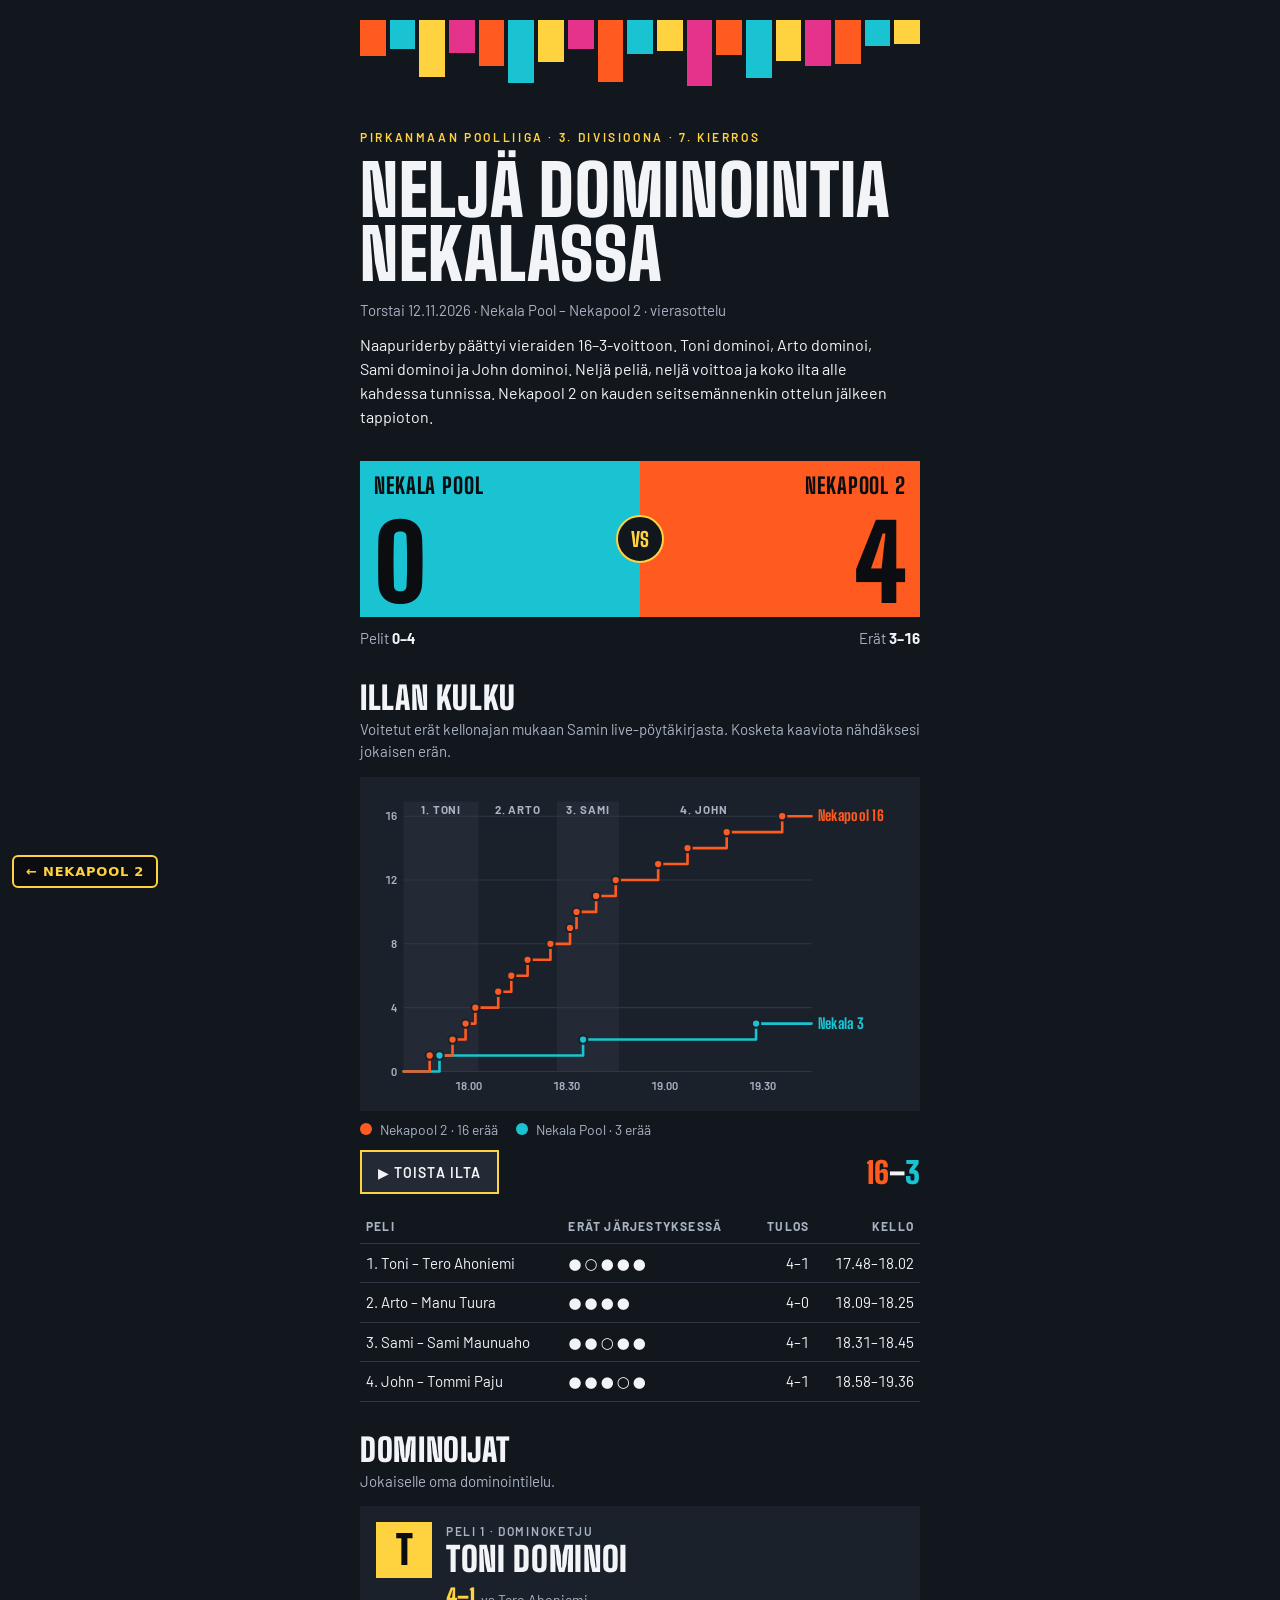
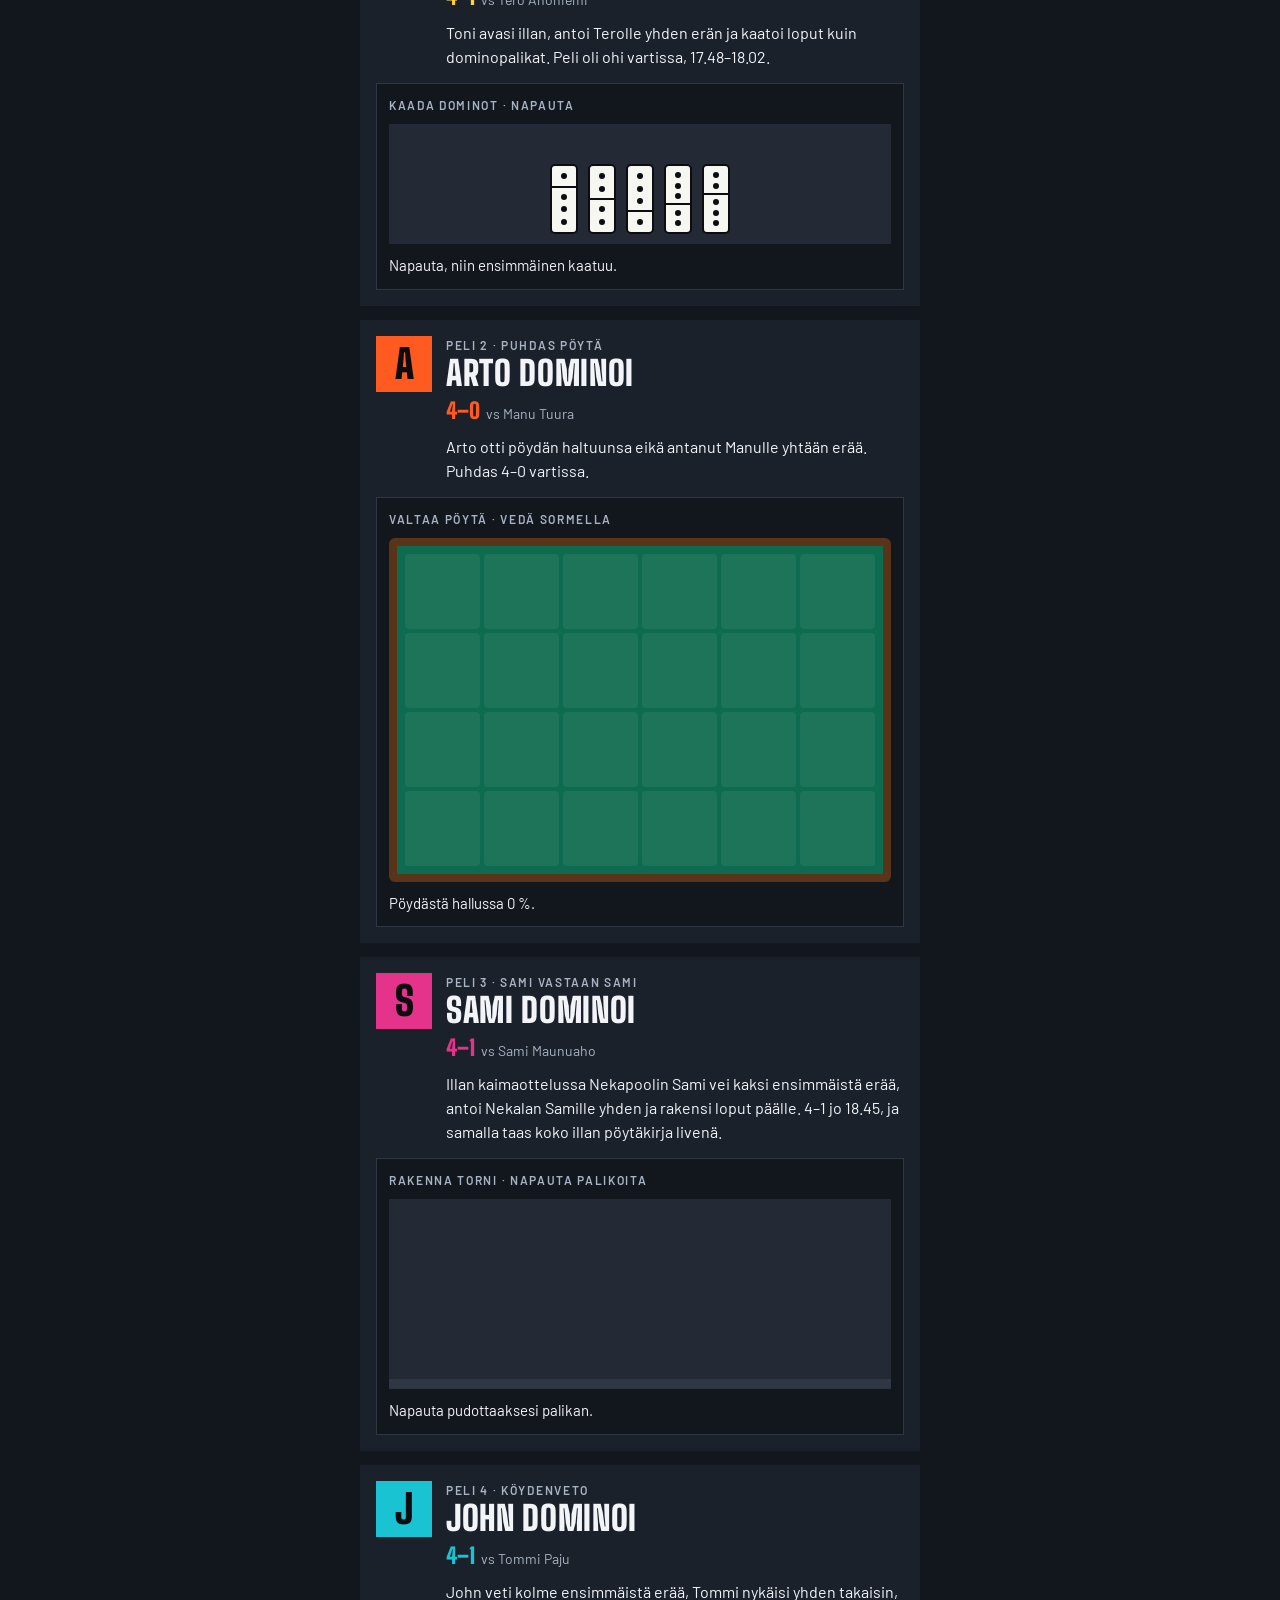
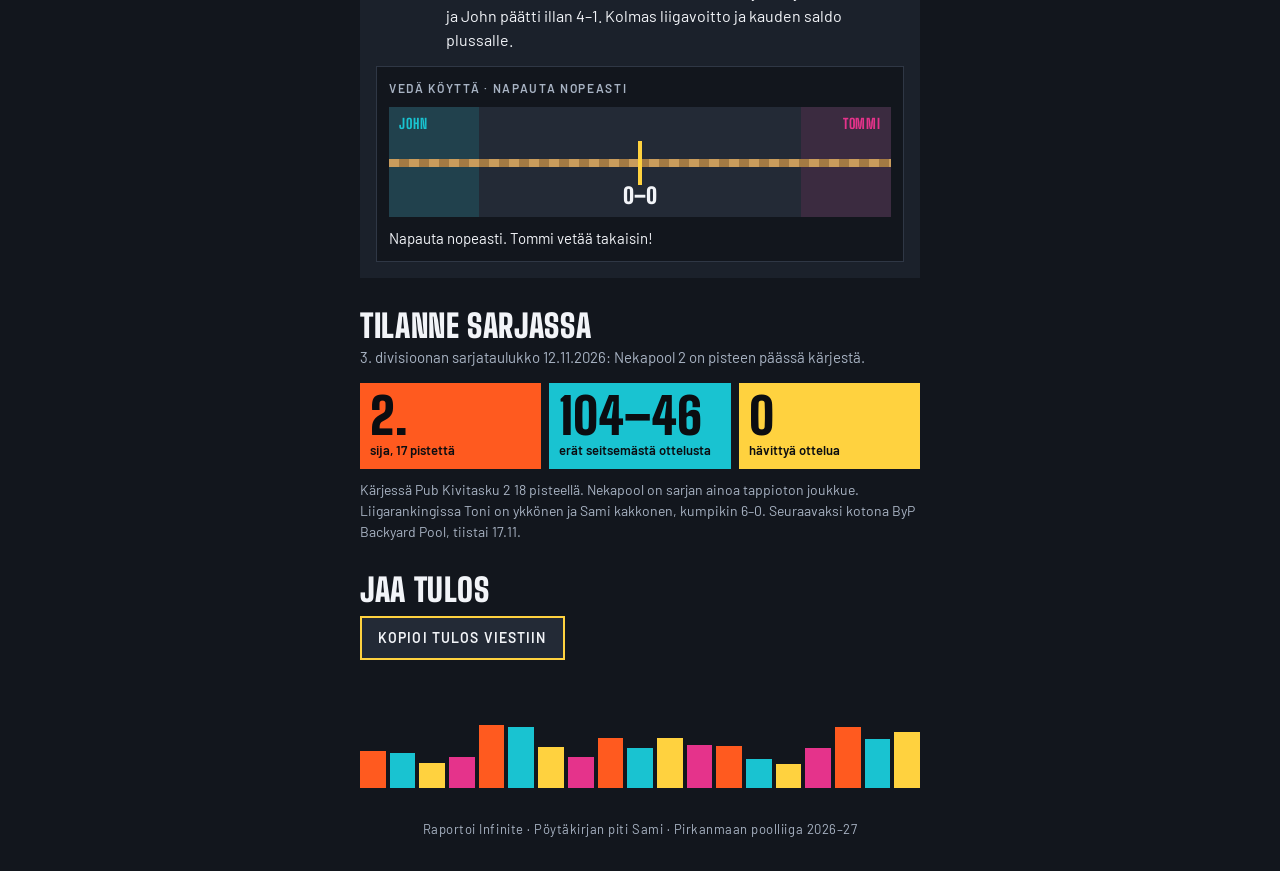
<file: raportit/2026-11-12-nekala-pool.html>
<!doctype html>
<html lang="fi">
<head>
<meta charset="utf-8">
<meta name="viewport" content="width=device-width,initial-scale=1,viewport-fit=cover">
<meta property="og:type" content="article"><meta property="og:site_name" content="Nekapool 2"><meta property="og:title" content="Neljä dominointia Nekalassa"><meta property="og:description" content="Nekala Pool – Nekapool 2 0–4 (erät 3–16). Illan kulku -kaavio ja neljä dominointilelua."><meta property="og:image" content="https://samppafin.github.io/Nekapool-2/img/nekapool2-og.jpg"><meta name="twitter:card" content="summary_large_image">
<style>body{margin:0}img{max-width:100%}[hidden]{display:none!important}</style>
</head>
<body>
<a href="../" style="position:fixed;left:12px;bottom:calc(12px + env(safe-area-inset-bottom,0px));z-index:50;background:#0b0d11;color:#ffd23f;border:2px solid #ffd23f;padding:8px 12px;font:600 13px/1 system-ui,sans-serif;letter-spacing:.06em;text-transform:uppercase;text-decoration:none;border-radius:6px">← Nekapool 2</a>
<title>Neljä dominointia Nekalassa</title>
<link rel="preconnect" href="https://fonts.googleapis.com">
<link rel="preconnect" href="https://fonts.gstatic.com" crossorigin>
<link rel="stylesheet" href="https://fonts.googleapis.com/css2?family=Barlow:wght@400;500;600&family=Big+Shoulders+Display:wght@700;800;900&display=swap">
<style>/* Layout: kapea ottelujuliste kuten kauden avauksen raportissa. Rytmipalkit avaavat ja päättävät,
   tulostaulu ylhäällä, sitten erät kuplamuovina, pelaajakortit stressileluineen ja lopuksi sarjatilanne.
   Yksi tietoisesti tumma ilme kummassakin teemassa. */
:root {
  --bg: #12161d;
  --panel: #1b212b;
  --panel-2: #232a36;
  --line: #2f3745;
  --fg: #f2f4f8;
  --muted: #a8b3c3;
  --orange: #ff5a1f;
  --cyan: #19c3d1;
  --yellow: #ffd23f;
  --pink: #e5338b;
  --felt: #0f6b4f;
  --felt-dark: #0a4a37;
  --rail: #5a3418;
  --on: #0b0d11;
  --white: #f7f7f2;
  --font-display: 'Big Shoulders Display', 'Arial Narrow', Impact, sans-serif;
  --font-body: 'Barlow', system-ui, -apple-system, 'Segoe UI', sans-serif;
  color-scheme: dark;
}
* { box-sizing: border-box; }
body {
  background: var(--bg);
  color: var(--fg);
  font-family: var(--font-body);
  font-size: 16px;
  line-height: 1.5;
  padding-inline: 16px;
  padding-block: 20px 32px;
}
.wrap { max-width: 560px; margin-inline: auto; display: flex; flex-direction: column; gap: 32px; }
section, header, footer { min-width: 0; }
button { font-family: var(--font-body); -webkit-tap-highlight-color: transparent; }
button:focus-visible { outline: 3px solid var(--yellow); outline-offset: 3px; }

/* rytmipalkit */
.bars { display: flex; gap: 4px; height: 76px; }
.bars.top { align-items: flex-start; }
.bars.bottom { align-items: flex-end; }
.bars i { flex: 1; min-width: 0; display: block; animation: beat 1.8s ease-in-out infinite alternate; }
.bars.top i { transform-origin: top; }
.bars.bottom i { transform-origin: bottom; }
@keyframes beat { from { transform: scaleY(1); } to { transform: scaleY(0.62); } }

/* otsikko */
.hero { display: flex; flex-direction: column; gap: 12px; }
.eyebrow { margin: 0; font-size: 12px; font-weight: 600; letter-spacing: 0.22em; text-transform: uppercase; color: var(--yellow); }
h1 { margin: 0; font-family: var(--font-display); font-weight: 900; font-size: clamp(44px, 13vw, 70px); line-height: 0.92; letter-spacing: 0.01em; text-transform: uppercase; text-wrap: balance; }
.date { margin: 0; color: var(--muted); font-size: 15px; }
.lede { margin: 0; max-width: 60ch; }

/* tulostaulu */
.score { position: relative; display: grid; grid-template-columns: 1fr 1fr; }
.team { min-width: 0; min-height: 156px; padding: 14px 14px 10px; color: var(--on); display: flex; flex-direction: column; justify-content: space-between; gap: 8px; }
.t-neka { background: var(--orange); }
.t-pete { background: var(--cyan); text-align: right; }
.tname { font-family: var(--font-display); font-weight: 800; font-size: 22px; line-height: 1; letter-spacing: 0.04em; text-transform: uppercase; overflow-wrap: anywhere; }
.tnum { font-family: var(--font-display); font-weight: 900; font-size: 104px; line-height: 0.85; font-variant-numeric: tabular-nums; }
.vs { position: absolute; left: 50%; top: 50%; transform: translate(-50%, -50%); width: 48px; height: 48px; border-radius: 50%; background: var(--bg); border: 2px solid var(--yellow); color: var(--yellow); display: grid; place-items: center; font-family: var(--font-display); font-weight: 800; font-size: 20px; }
.score-sub { display: flex; justify-content: space-between; gap: 12px; margin: 10px 0 0; color: var(--muted); font-size: 15px; }
.score-sub b { color: var(--fg); font-variant-numeric: tabular-nums; }

h2 { margin: 0; font-family: var(--font-display); font-weight: 900; font-size: 32px; line-height: 1; letter-spacing: 0.02em; text-transform: uppercase; text-wrap: balance; }
.sub { margin: 4px 0 0; color: var(--muted); font-size: 15px; }
.head { display: flex; align-items: flex-end; justify-content: space-between; gap: 12px; flex-wrap: wrap; }

.btn { font-size: 14px; font-weight: 600; letter-spacing: 0.08em; text-transform: uppercase; min-height: 44px; padding: 10px 16px; color: var(--fg); background: var(--panel-2); border: 2px solid var(--yellow); cursor: pointer; }
.btn:hover { background: var(--line); }

/* kuplamuovi */
.wrapfoil { margin-top: 14px; padding: 14px; background: var(--panel); display: grid; grid-template-columns: repeat(auto-fill, minmax(40px, 1fr)); gap: 8px; touch-action: manipulation; }
.bub { aspect-ratio: 1; max-width: 100%; border-radius: 50%; border: 0; padding: 0; cursor: pointer; position: relative;
  background: radial-gradient(circle at 34% 30%, rgba(255, 255, 255, 0.75) 0 12%, transparent 30%), var(--c);
  box-shadow: inset -4px -6px 10px rgba(0, 0, 0, 0.3), 0 3px 0 rgba(0, 0, 0, 0.35);
  transition: transform 0.12s; }
.bub:active { transform: scale(0.9); }
.bub.popped { background: var(--panel-2); box-shadow: inset 0 3px 6px rgba(0, 0, 0, 0.5); cursor: default; }
.bub.popped::after { content: ''; position: absolute; inset: 30%; border: 2px solid var(--c); border-radius: 50%; opacity: 0.45; clip-path: polygon(0 0, 60% 0, 40% 50%, 70% 100%, 0 100%); }
.legend { display: flex; flex-wrap: wrap; gap: 6px 18px; margin: 12px 0 0; padding: 0; list-style: none; color: var(--muted); font-size: 14px; }
.legend li { display: flex; align-items: center; gap: 8px; }
.legend b { width: 12px; height: 12px; border-radius: 50%; display: block; }
.status { margin: 10px 0 0; font-size: 15px; min-height: 1.5em; }

/* pelaajakortit */
.cards { display: flex; flex-direction: column; gap: 14px; margin-top: 14px; }
.card { display: grid; grid-template-columns: 56px minmax(0, 1fr); gap: 14px; background: var(--panel); padding: 16px; }
.tile { width: 56px; height: 56px; background: var(--c); color: var(--on); font-family: var(--font-display); font-weight: 900; font-size: 40px; line-height: 56px; text-align: center; }
.kick { margin: 0; font-size: 12px; font-weight: 600; letter-spacing: 0.14em; text-transform: uppercase; color: var(--muted); }
h3 { margin: 2px 0 4px; font-family: var(--font-display); font-weight: 900; font-size: 34px; line-height: 1; letter-spacing: 0.02em; text-transform: uppercase; }
.vsline { margin: 0 0 8px; font-size: 14px; color: var(--muted); }
.vsline b { color: var(--c); font-family: var(--font-display); font-size: 22px; font-weight: 900; margin-right: 6px; }
.story { margin: 0; max-width: 62ch; }

.card > .widget { grid-column: 1 / -1; }
.widget { margin-top: 0; padding: 12px; background: var(--bg); border: 1px solid var(--line); }
.wl { margin: 0; font-size: 12px; font-weight: 600; letter-spacing: 0.14em; text-transform: uppercase; color: var(--muted); }
.widget .btn { margin-top: 10px; }

/* Johnin tiikerihäkki */
.cage { position: relative; height: 150px; margin-top: 10px; display: grid; place-items: center; overflow: hidden; background: var(--panel-2); }
.tiger { font-size: 64px; line-height: 1; transition: transform 0.35s cubic-bezier(0.3, 1.6, 0.5, 1); transform: scale(var(--s, 0.55)); }
.cage.free .tiger { animation: roar 0.6s ease-in-out 2; }
@keyframes roar { 50% { transform: scale(1.7) rotate(-6deg); } }
.cbars { position: absolute; inset: 0; display: flex; justify-content: space-evenly; pointer-events: none; }
.cbar { pointer-events: auto; width: 34px; border: 0; background: transparent; cursor: pointer; display: grid; justify-items: center; padding: 0; }
.cbar::before { content: ''; width: 7px; height: 100%; background: linear-gradient(90deg, #6b7380, #c9d0da 45%, #59606b); border-radius: 4px; transition: transform 0.4s, opacity 0.4s; }
.cbar span { position: absolute; bottom: 6px; font-size: 11px; font-weight: 600; letter-spacing: 0.08em; text-transform: uppercase; color: var(--muted); writing-mode: vertical-rl; transform: rotate(180deg); pointer-events: none; }
.cbar.broken { pointer-events: none; }
.cbar.broken::before { transform: translateY(120%) rotate(30deg); opacity: 0; }
.cbar.broken span { opacity: 0; }

/* Samin hermopallo */
.squeeze { display: grid; place-items: center; height: 150px; margin-top: 10px; background: var(--panel-2); touch-action: none; -webkit-user-select: none; user-select: none; }
.ball8 { width: 96px; height: 96px; border-radius: 50%; border: 0; cursor: pointer; display: grid; place-items: center;
  background: radial-gradient(circle at 35% 30%, #5a5f69 0 10%, #111317 46%); box-shadow: 0 10px 18px rgba(0, 0, 0, 0.5);
  transition: transform 0.18s cubic-bezier(0.3, 1.8, 0.5, 1), border-radius 0.18s; touch-action: none; }
.ball8 span { width: 40px; height: 40px; border-radius: 50%; background: var(--white); color: var(--on); font-family: var(--font-display); font-weight: 900; font-size: 26px; line-height: 40px; }
.ball8.squeezed { transform: scale(1.22, 0.74); border-radius: 46% 46% 40% 40%; transition-duration: 0.08s; }
.meter { height: 14px; margin: 10px 0 6px; background: var(--panel-2); overflow: hidden; }
.fill { height: 100%; width: 92%; background: var(--pink); transition: width 0.5s cubic-bezier(0.3, 0.7, 0.2, 1), background-color 0.5s; }

/* Mikon liidutus */
.chalkpad { position: relative; height: 150px; margin-top: 10px; background: var(--panel-2); touch-action: none; overflow: hidden; display: grid; place-items: center; cursor: grab; }
.cue { width: 78%; height: 22px; display: flex; align-items: center; pointer-events: none; }
.cue .shaft { flex: 1; height: 14px; background: linear-gradient(180deg, #f1dcb4, #c99c5c); border-radius: 7px 0 0 7px; }
.cue .ferrule { width: 14px; height: 14px; background: var(--white); }
.cue .tip { width: 14px; height: 14px; border-radius: 0 7px 7px 0; background: color-mix(in srgb, #3b6fd1 calc(var(--chalk, 0) * 1%), #8a5a34); }
.chalkpad .hint { position: absolute; bottom: 8px; font-size: 13px; color: var(--muted); pointer-events: none; }
.dust { position: absolute; width: 6px; height: 6px; border-radius: 50%; background: #5c8ce6; pointer-events: none; animation: dust 0.8s ease-out forwards; }
@keyframes dust { to { transform: translate(var(--dx), var(--dy)); opacity: 0; } }

/* Arton ysi */
.frames { display: flex; flex-wrap: wrap; gap: 6px; margin: 12px 0 2px; align-items: center; }
.fr { width: 30px; height: 30px; border-radius: 50%; display: grid; place-items: center; font-family: var(--font-display); font-weight: 900; font-size: 15px; color: var(--on); }
.fr.w { background: var(--orange); }
.fr.l { background: var(--cyan); }
.fr-cap { width: 100%; font-size: 13px; color: var(--muted); }
.tablewrap { margin-top: 10px; background: var(--rail); padding: 8px; touch-action: none; border-radius: 4px; }
canvas { display: block; width: 100%; max-width: 100%; height: auto; background: var(--felt); cursor: crosshair; }
.row { display: flex; flex-wrap: wrap; gap: 10px; align-items: center; justify-content: space-between; margin-top: 10px; }
.row .btn { margin-top: 0; }

/* sarjatilanne */
.stats { display: grid; grid-template-columns: repeat(3, minmax(0, 1fr)); gap: 8px; margin-top: 14px; }
.stat { background: var(--c); color: var(--on); padding: 12px 10px 10px; display: flex; flex-direction: column; gap: 6px; min-width: 0; }
.stat b { font-family: var(--font-display); font-weight: 900; font-size: 50px; line-height: 0.85; font-variant-numeric: tabular-nums; }
.stat b.sm { font-size: clamp(30px, 9vw, 50px); white-space: nowrap; }
.stat span { font-size: 13px; font-weight: 600; line-height: 1.2; }
.ptable-wrap { overflow-x: auto; margin-top: 14px; background: var(--panel); }
.ptable { width: 100%; border-collapse: collapse; font-size: 15px; }
.ptable th, .ptable td { padding: 9px 10px; text-align: right; border-bottom: 1px solid var(--line); white-space: nowrap; font-variant-numeric: tabular-nums; }
.ptable th { font-size: 12px; font-weight: 600; letter-spacing: 0.1em; text-transform: uppercase; color: var(--muted); }
.ptable th:first-child, .ptable td:first-child { text-align: left; }
.ptable tr:last-child td { border-bottom: 0; }
.note { margin: 10px 0 0; color: var(--muted); font-size: 14px; }

/* jako */
.share { display: flex; flex-direction: column; gap: 10px; align-items: flex-start; }
.share textarea { width: 100%; min-height: 120px; padding: 10px; background: var(--panel); color: var(--fg); border: 1px solid var(--line); font: inherit; font-size: 15px; resize: vertical; }
.foot { text-align: center; color: var(--muted); font-size: 13px; letter-spacing: 0.04em; }

@media (max-width: 380px) {
  .tnum { font-size: 88px; }
  .tname { font-size: 19px; }
  .card { grid-template-columns: 44px minmax(0, 1fr); gap: 12px; padding: 14px; }
  .tile { width: 44px; height: 44px; font-size: 32px; line-height: 44px; }
  .stat b { font-size: 40px; }
}
@media (prefers-reduced-motion: reduce) {
  .bars i, .cage.free .tiger, .dust { animation: none; }
  .fill, .tiger, .ball8, .bub, .cbar::before { transition: none; }
}

/* illan kulku -kaavio */
.chart-wrap { position: relative; margin-top: 14px; background: var(--panel); padding: 12px 8px 8px; }
.chart { display: block; width: 100%; height: auto; touch-action: pan-y; }
.chart .grid { stroke: var(--line); stroke-width: 1; }
.chart .axis { fill: var(--muted); font: 600 11px var(--font-body); font-variant-numeric: tabular-nums; }
.chart .band { fill: var(--panel-2); }
.chart .band-l { fill: var(--muted); font: 700 11px var(--font-body); letter-spacing: 0.08em; text-transform: uppercase; }
.chart .ln { fill: none; stroke-width: 2.5; stroke-linejoin: round; stroke-linecap: round; }
.chart .ln.k { stroke: var(--orange); }
.chart .ln.v { stroke: var(--cyan); }
.chart .dot.k { fill: var(--orange); stroke: var(--panel); stroke-width: 2; }
.chart .dot.v { fill: var(--cyan); stroke: var(--panel); stroke-width: 2; }
.chart .end { font: 800 14px var(--font-display); letter-spacing: 0.02em; }
.chart .end.k { fill: var(--orange); }
.chart .end.v { fill: var(--cyan); }
.chart .cross { stroke: var(--fg); stroke-width: 1; stroke-dasharray: 3 3; opacity: 0.6; }
.tip { position: absolute; pointer-events: none; background: var(--bg); color: var(--fg); border: 1px solid var(--line); padding: 8px 10px; font-size: 13px; line-height: 1.35; min-width: 150px; max-width: 220px; box-shadow: 0 6px 18px rgba(0, 0, 0, 0.5); }
.tip b { font-family: var(--font-display); font-weight: 800; font-size: 16px; }
.tip .sw { display: inline-block; width: 10px; height: 10px; border-radius: 50%; margin-right: 6px; vertical-align: middle; }
.chart-ctl { display: flex; flex-wrap: wrap; gap: 10px; align-items: center; justify-content: space-between; margin-top: 10px; }
.chart-ctl .btn { margin-top: 0; }
.live-score { font-family: var(--font-display); font-weight: 900; font-size: 30px; font-variant-numeric: tabular-nums; }
.live-score .k { color: var(--orange); } .live-score .v { color: var(--cyan); }
.legend.small { margin-top: 8px; }

/* köydenveto */
.tug { display: block; width: 100%; height: auto; margin-top: 10px; }
.tug .zero { stroke: var(--muted); stroke-width: 1; }
.tug .ln { fill: none; stroke: var(--yellow); stroke-width: 2.5; stroke-linejoin: round; }
.tug .pt { fill: var(--yellow); stroke: var(--bg); stroke-width: 2; cursor: pointer; }
.tug .pt.on { fill: var(--fg); }
.tug .side { font: 700 11px var(--font-body); letter-spacing: 0.08em; text-transform: uppercase; }

/* Orlando-generaattori */
.gen { font-family: var(--font-display); font-weight: 800; font-size: 22px; line-height: 1.15; min-height: 2.4em; margin: 10px 0 0; text-transform: uppercase; color: var(--yellow); }
.table-mini { width: 100%; border-collapse: collapse; margin-top: 14px; font-size: 15px; }
.table-mini td, .table-mini th { padding: 8px 6px; border-bottom: 1px solid var(--line); text-align: left; font-variant-numeric: tabular-nums; }
.table-mini th { font-size: 12px; letter-spacing: 0.1em; text-transform: uppercase; color: var(--muted); }
.table-mini .r { text-align: right; }


/* Toni: dominorivi */
.domrow { display: flex; align-items: flex-end; justify-content: center; gap: 10px; height: 120px; margin-top: 10px; padding: 10px; background: var(--panel-2); cursor: pointer; touch-action: manipulation; perspective: 400px; }
.dom { width: 28px; height: 70px; border-radius: 5px; background: #f7f7f2; border: 2px solid #0b0d11; display: flex; flex-direction: column; align-items: center; justify-content: space-around; padding: 4px 0; transform-origin: bottom right; transition: transform 0.28s cubic-bezier(0.5, 0, 0.7, 0.4); }
.dom i { width: 6px; height: 6px; border-radius: 50%; background: #0b0d11; display: block; }
.dom hr { width: 100%; border: 0; border-top: 2px solid #0b0d11; margin: 0; }
.dom.fall { transform: rotate(72deg); background: var(--orange); }
.dom.wobble { animation: wob 0.5s ease-in-out 2; background: var(--cyan); }
@keyframes wob { 25% { transform: rotate(14deg); } 75% { transform: rotate(-6deg); } }

/* Arto: pöydän valtaus */
.grabgrid { display: grid; grid-template-columns: repeat(6, minmax(0, 1fr)); gap: 4px; margin-top: 10px; padding: 8px; background: #0f6b4f; border: 8px solid #5a3418; border-radius: 6px; touch-action: none; user-select: none; -webkit-user-select: none; }
.cell { aspect-ratio: 1; max-width: 100%; border-radius: 4px; background: rgba(255, 255, 255, 0.06); transition: background-color 0.15s, transform 0.15s; }
.cell.on { background: var(--orange); transform: scale(0.92); }

/* Sami: dominotorni */
.tower { position: relative; height: 190px; margin-top: 10px; background: var(--panel-2); overflow: hidden; cursor: pointer; touch-action: manipulation; }
.tower .floor { position: absolute; left: 0; right: 0; bottom: 0; height: 10px; background: var(--line); }
.brick { position: absolute; left: 50%; width: 110px; height: 30px; margin-left: -55px; border-radius: 5px; border: 2px solid #0b0d11; background: var(--pink); display: flex; align-items: center; justify-content: space-around; padding: 0 10px; transition: bottom 0.35s cubic-bezier(0.3, 1.4, 0.5, 1), transform 0.4s, opacity 0.4s; }
.brick i { width: 6px; height: 6px; border-radius: 50%; background: #0b0d11; display: block; }
.brick.lost { background: var(--cyan); transform: translateX(160px) rotate(40deg); opacity: 0; }

/* John: köysi */
.rope { position: relative; height: 110px; margin-top: 10px; background: var(--panel-2); overflow: hidden; touch-action: manipulation; cursor: pointer; }
.rope .line { position: absolute; top: 52px; left: -20%; right: -20%; height: 8px; background: repeating-linear-gradient(90deg, #c99c5c 0 10px, #a37a43 10px 20px); transition: transform 0.15s; }
.rope .flag { position: absolute; top: 34px; left: 50%; width: 4px; height: 44px; margin-left: -2px; background: var(--yellow); transition: left 0.15s; }
.rope .zone { position: absolute; top: 0; bottom: 0; width: 18%; }
.rope .zone.j { left: 0; background: rgba(25, 195, 209, 0.15); }
.rope .zone.t { right: 0; background: rgba(229, 51, 139, 0.12); }
.rope .who { position: absolute; top: 8px; font: 800 14px var(--font-display); letter-spacing: 0.06em; text-transform: uppercase; }
.rope .who.j { left: 10px; color: var(--cyan); }
.rope .who.t { right: 10px; color: var(--pink); }
.rope .cnt { position: absolute; bottom: 8px; left: 0; right: 0; text-align: center; font: 900 22px var(--font-display); font-variant-numeric: tabular-nums; }
@media (prefers-reduced-motion: reduce) { .dom, .brick, .rope .line, .rope .flag, .cell { transition: none; } .dom.wobble { animation: none; } }
</style>

<div class="wrap">
  <div class="bars top" id="barsTop" aria-hidden="true"></div>

  <header class="hero">
    <p class="eyebrow">Pirkanmaan poolliiga · 3. divisioona · 7. kierros</p>
    <h1>Neljä dominointia Nekalassa</h1>
    <p class="date">Torstai 12.11.2026 · Nekala Pool – Nekapool 2 · vierasottelu</p>
    <p class="lede">Naapuriderby päättyi vieraiden 16–3-voittoon. Toni dominoi, Arto dominoi, Sami dominoi ja John dominoi. Neljä peliä, neljä voittoa ja koko ilta alle kahdessa tunnissa. Nekapool 2 on kauden seitsemännenkin ottelun jälkeen tappioton.</p>
  </header>

  <section aria-label="Lopputulos">
    <div class="score">
      <div class="team t-pete" style="text-align:left">
        <span class="tname">Nekala Pool</span>
        <span class="tnum">0</span>
      </div>
      <div class="vs" aria-hidden="true">VS</div>
      <div class="team t-neka" style="text-align:right">
        <span class="tname">Nekapool 2</span>
        <span class="tnum">4</span>
      </div>
    </div>
    <p class="score-sub"><span>Pelit <b>0–4</b></span><span>Erät <b>3–16</b></span></p>
  </section>

  <section aria-labelledby="flowH">
    <h2 id="flowH">Illan kulku</h2>
    <p class="sub">Voitetut erät kellonajan mukaan Samin live-pöytäkirjasta. Kosketa kaaviota nähdäksesi jokaisen erän.</p>
    <div class="chart-wrap" id="chartWrap">
      <svg class="chart" id="chart" viewBox="0 0 520 300" role="img" aria-label="Kaavio: Nekapool 2 voitti illan erät 16–3."></svg>
      <div class="tip" id="tip" hidden></div>
    </div>
    <ul class="legend small">
      <li><b style="background:var(--orange)"></b>Nekapool 2 · 16 erää</li>
      <li><b style="background:var(--cyan)"></b>Nekala Pool · 3 erää</li>
    </ul>
    <div class="chart-ctl">
      <button class="btn" id="replayBtn" type="button">▶ Toista ilta</button>
      <span class="live-score" id="liveScore" aria-live="polite"><span class="k">16</span>–<span class="v">3</span></span>
    </div>
    <table class="table-mini" aria-label="Erät taulukkona">
      <thead><tr><th>Peli</th><th>Erät järjestyksessä</th><th class="r">Tulos</th><th class="r">Kello</th></tr></thead>
      <tbody id="frameTable"></tbody>
    </table>
  </section>

  <section aria-labelledby="plH">
    <h2 id="plH">Dominoijat</h2>
    <p class="sub">Jokaiselle oma dominointilelu.</p>
    <div class="cards">
      <article class="card" style="--c: var(--yellow)">
        <div class="tile" aria-hidden="true">T</div>
        <div>
          <p class="kick">Peli 1 · Dominoketju</p>
          <h3>Toni dominoi</h3>
          <p class="vsline"><b>4–1</b>vs Tero Ahoniemi</p>
          <p class="story">Toni avasi illan, antoi Terolle yhden erän ja kaatoi loput kuin dominopalikat. Peli oli ohi vartissa, 17.48–18.02.</p>
        </div>
        <div class="widget">
          <p class="wl">Kaada dominot · napauta</p>
          <div class="domrow" id="domrow" role="button" tabindex="0" aria-label="Kaada dominot"></div>
          <p class="status" id="domText" aria-live="polite">Napauta, niin ensimmäinen kaatuu.</p>
        </div>
      </article>

      <article class="card" style="--c: var(--orange)">
        <div class="tile" aria-hidden="true">A</div>
        <div>
          <p class="kick">Peli 2 · Puhdas pöytä</p>
          <h3>Arto dominoi</h3>
          <p class="vsline"><b>4–0</b>vs Manu Tuura</p>
          <p class="story">Arto otti pöydän haltuunsa eikä antanut Manulle yhtään erää. Puhdas 4–0 vartissa.</p>
        </div>
        <div class="widget">
          <p class="wl">Valtaa pöytä · vedä sormella</p>
          <div class="grabgrid" id="grab" aria-label="Pöytä, vedä sormella värittääksesi"></div>
          <p class="status" id="grabText" aria-live="polite">Pöydästä hallussa 0 %.</p>
        </div>
      </article>

      <article class="card" style="--c: var(--pink)">
        <div class="tile" aria-hidden="true">S</div>
        <div>
          <p class="kick">Peli 3 · Sami vastaan Sami</p>
          <h3>Sami dominoi</h3>
          <p class="vsline"><b>4–1</b>vs Sami Maunuaho</p>
          <p class="story">Illan kaimaottelussa Nekapoolin Sami vei kaksi ensimmäistä erää, antoi Nekalan Samille yhden ja rakensi loput päälle. 4–1 jo 18.45, ja samalla taas koko illan pöytäkirja livenä.</p>
        </div>
        <div class="widget">
          <p class="wl">Rakenna torni · napauta palikoita</p>
          <div class="tower" id="tower" role="button" tabindex="0" aria-label="Pudota palikka torniin"><div class="floor"></div></div>
          <p class="status" id="towerText" aria-live="polite">Napauta pudottaaksesi palikan.</p>
        </div>
      </article>

      <article class="card" style="--c: var(--cyan)">
        <div class="tile" aria-hidden="true">J</div>
        <div>
          <p class="kick">Peli 4 · Köydenveto</p>
          <h3>John dominoi</h3>
          <p class="vsline"><b>4–1</b>vs Tommi Paju</p>
          <p class="story">John veti kolme ensimmäistä erää, Tommi nykäisi yhden takaisin, ja John päätti illan 4–1. Kolmas liigavoitto ja kauden saldo plussalle.</p>
        </div>
        <div class="widget">
          <p class="wl">Vedä köyttä · napauta nopeasti</p>
          <div class="rope" id="rope" role="button" tabindex="0" aria-label="Vedä köyttä Johnin puolelle">
            <div class="zone j"></div><div class="zone t"></div>
            <span class="who j">John</span><span class="who t">Tommi</span>
            <div class="line" id="ropeLine"></div><div class="flag" id="flag"></div>
            <span class="cnt" id="ropeCnt">0–0</span>
          </div>
          <p class="status" id="ropeText" aria-live="polite">Napauta nopeasti. Tommi vetää takaisin!</p>
        </div>
      </article>
    </div>
  </section>

  <section aria-labelledby="stH">
    <h2 id="stH">Tilanne sarjassa</h2>
    <p class="sub">3. divisioonan sarjataulukko 12.11.2026: Nekapool 2 on pisteen päässä kärjestä.</p>
    <div class="stats">
      <div class="stat" style="--c: var(--orange)"><b>2.</b><span>sija, 17 pistettä</span></div>
      <div class="stat" style="--c: var(--cyan)"><b class="sm">104–46</b><span>erät seitsemästä ottelusta</span></div>
      <div class="stat" style="--c: var(--yellow)"><b>0</b><span>hävittyä ottelua</span></div>
    </div>
    <p class="note">Kärjessä Pub Kivitasku 2 18 pisteellä. Nekapool on sarjan ainoa tappioton joukkue. Liigarankingissa Toni on ykkönen ja Sami kakkonen, kumpikin 6–0. Seuraavaksi kotona ByP Backyard Pool, tiistai 17.11.</p>
  </section>

  <section class="share" aria-labelledby="shH">
    <h2 id="shH">Jaa tulos</h2>
    <button class="btn" id="copyBtn" type="button">Kopioi tulos viestiin</button>
    <textarea id="shareText" readonly hidden aria-label="Tulosviesti"></textarea>
    <p class="note" id="copyNote" aria-live="polite"></p>
  </section>

  <div class="bars bottom" id="barsBottom" aria-hidden="true"></div>
  <footer class="foot">Raportoi Infinite · Pöytäkirjan piti Sami · Pirkanmaan poolliiga 2026–27</footer>
</div>

<script>
(function () {
  var reduce = window.matchMedia && window.matchMedia('(prefers-reduced-motion: reduce)').matches;
  var COLORS = ['var(--orange)', 'var(--cyan)', 'var(--yellow)', 'var(--pink)'];
  var NS = 'http://www.w3.org/2000/svg';
  function $(id) { return document.getElementById(id); }
  function s(tag, attrs, parent) { var e = document.createElementNS(NS, tag); for (var k in attrs) e.setAttribute(k, attrs[k]); if (parent) parent.appendChild(e); return e; }
  function buzz(ms) { try { if (navigator.vibrate) navigator.vibrate(ms); } catch (e) { /* ei värinää */ } }

  function bars(id, seed) {
    var el = $(id), x = seed;
    function rnd() { x = (x * 1664525 + 1013904223) % 4294967296; return x / 4294967296; }
    for (var i = 0; i < 19; i++) {
      var b = document.createElement('i');
      b.style.height = (24 + Math.round(rnd() * 46)) + 'px';
      b.style.background = COLORS[i % 4];
      b.style.animationDelay = '-' + (rnd() * 1.8).toFixed(2) + 's';
      el.appendChild(b);
    }
  }
  bars('barsTop', 53);
  bars('barsBottom', 97);

  /* Live-pöytäkirjan erät 12.11.2026 (k = Nekapool, v = Nekala Pool) */
  var GAMES = [
    { n: 1, k: 'Toni', v: 'Tero Ahoniemi', h: 'kvkkk', t: ['17.48', '17.51', '17.55', '17.59', '18.02'] },
    { n: 2, k: 'Arto', v: 'Manu Tuura', h: 'kkkk', t: ['18.09', '18.13', '18.18', '18.25'] },
    { n: 3, k: 'Sami', v: 'Sami Maunuaho', h: 'kkvkk', t: ['18.31', '18.33', '18.35', '18.39', '18.45'] },
    { n: 4, k: 'John', v: 'Tommi Paju', h: 'kkkvk', t: ['18.58', '19.07', '19.19', '19.28', '19.36'] }
  ];
  function mins(t) { var p = t.split('.'); return +p[0] * 60 + +p[1]; }
  var EV = [], ck = 0, cv = 0;
  GAMES.forEach(function (g) {
    var a = 0, b = 0;
    g.h.split('').forEach(function (c, i) {
      if (c === 'k') { a++; ck++; } else { b++; cv++; }
      EV.push({ m: mins(g.t[i]), t: g.t[i], g: g, who: c, ga: a, gb: b, ck: ck, cv: cv });
    });
  });

  /* illan kulku */
  var svg = $('chart'), W = 520, H = 300, L = 34, R = 96, T = 26, B = 30;
  var x0 = mins('17.40'), x1 = mins('19.45');
  function X(m) { return L + (m - x0) / (x1 - x0) * (W - L - R); }
  function Y(v) { return H - B - v / 16 * (H - T - B); }
  GAMES.forEach(function (g, i) {
    var a = i === 0 ? x0 : mins(GAMES[i - 1].t[GAMES[i - 1].t.length - 1]) + 2;
    var b = mins(g.t[g.t.length - 1]) + 1;
    if (i % 2 === 0) s('rect', { x: X(a), y: T - 14, width: X(b) - X(a), height: H - T - B + 14, class: 'band' }, svg);
    var lbl = s('text', { x: (X(a) + X(b)) / 2, y: T - 2, 'text-anchor': 'middle', class: 'band-l' }, svg);
    lbl.textContent = g.n + '. ' + g.k;
  });
  [0, 4, 8, 12, 16].forEach(function (v) {
    s('line', { x1: L, x2: W - R, y1: Y(v), y2: Y(v), class: 'grid' }, svg);
    var t = s('text', { x: L - 6, y: Y(v) + 4, 'text-anchor': 'end', class: 'axis' }, svg); t.textContent = v;
  });
  ['18.00', '18.30', '19.00', '19.30'].forEach(function (h) {
    var t = s('text', { x: X(mins(h)), y: H - B + 18, 'text-anchor': 'middle', class: 'axis' }, svg); t.textContent = h;
  });
  function stepPath(key) {
    var d = 'M' + X(x0) + ',' + Y(0), v = 0;
    EV.forEach(function (e) { var nv = key === 'k' ? e.ck : e.cv; if (nv !== v) { d += ' H' + X(e.m) + ' V' + Y(nv); v = nv; } });
    return d + ' H' + X(x1);
  }
  var clip = s('clipPath', { id: 'reveal' }, s('defs', {}, svg));
  var clipRect = s('rect', { x: 0, y: 0, width: W, height: H }, clip);
  var g = s('g', { 'clip-path': 'url(#reveal)' }, svg);
  s('path', { d: stepPath('v'), class: 'ln v' }, g);
  s('path', { d: stepPath('k'), class: 'ln k' }, g);
  var dots = EV.map(function (e) { return s('circle', { cx: X(e.m), cy: Y(e.who === 'k' ? e.ck : e.cv), r: 4, class: 'dot ' + e.who }, g); });
  var ek = s('text', { x: W - R + 6, y: Y(16) + 5, class: 'end k' }, g); ek.textContent = 'Nekapool 16';
  var evv = s('text', { x: W - R + 6, y: Y(3) + 5, class: 'end v' }, g); evv.textContent = 'Nekala 3';
  var cross = s('line', { x1: 0, x2: 0, y1: T - 14, y2: H - B, class: 'cross', visibility: 'hidden' }, svg);
  var tip = $('tip'), wrap = $('chartWrap');
  function nearest(cx) {
    var r = svg.getBoundingClientRect(), mx = (cx - r.left) / r.width * W, best = 0, bd = 1e9;
    EV.forEach(function (e, i) { var d = Math.abs(X(e.m) - mx); if (d < bd) { bd = d; best = i; } });
    return best;
  }
  function show(i) {
    var e = EV[i], r = svg.getBoundingClientRect(), wr = wrap.getBoundingClientRect();
    cross.setAttribute('x1', X(e.m)); cross.setAttribute('x2', X(e.m)); cross.setAttribute('visibility', 'visible');
    dots.forEach(function (d, j) { d.setAttribute('r', j === i ? 7 : 4); });
    var winner = e.who === 'k' ? e.g.k : e.g.v;
    tip.innerHTML = '<b>' + e.t + ' · Peli ' + e.g.n + '</b><br><span class="sw" style="background:' + (e.who === 'k' ? 'var(--orange)' : 'var(--cyan)') + '"></span>' +
      winner + ' voitti erän<br>' + e.g.k + ' ' + e.ga + '–' + e.gb + ' ' + e.g.v.split(' ')[0] + '<br>Ilta ' + e.ck + '–' + e.cv;
    tip.hidden = false;
    var px = X(e.m) / W * r.width + (r.left - wr.left);
    var left = px + 12 + 220 > wr.width ? px - 12 - tip.offsetWidth : px + 12;
    tip.style.left = Math.max(4, left) + 'px'; tip.style.top = '16px';
  }
  function hide() { tip.hidden = true; cross.setAttribute('visibility', 'hidden'); dots.forEach(function (d) { d.setAttribute('r', 4); }); }
  svg.addEventListener('pointermove', function (e) { show(nearest(e.clientX)); });
  svg.addEventListener('pointerdown', function (e) { show(nearest(e.clientX)); });
  svg.addEventListener('pointerleave', hide);
  svg.setAttribute('tabindex', '0');
  var kbd = -1;
  svg.addEventListener('keydown', function (e) {
    if (e.key === 'ArrowRight') kbd = Math.min(EV.length - 1, kbd + 1); else if (e.key === 'ArrowLeft') kbd = Math.max(0, kbd - 1); else return;
    e.preventDefault(); show(kbd);
  });
  var live = $('liveScore'), replaying = false;
  function setScore(a, b) { live.innerHTML = '<span class="k">' + a + '</span>–<span class="v">' + b + '</span>'; }
  $('replayBtn').addEventListener('click', function () {
    if (replaying) return;
    if (reduce) { clipRect.setAttribute('width', W); setScore(16, 3); return; }
    replaying = true; this.disabled = true; hide();
    var start = performance.now(), dur = 7000, lastI = -1, btn = this;
    (function frame(now) {
      var p = Math.min(1, (now - start) / dur), m = x0 + p * (x1 - x0);
      clipRect.setAttribute('width', X(m) + 8);
      var i = -1; EV.forEach(function (e, j) { if (e.m <= m) i = j; });
      if (i !== lastI) { lastI = i; if (i >= 0) { setScore(EV[i].ck, EV[i].cv); buzz(EV[i].who === 'k' ? 15 : 40); if (EV[i].ga === 4) show(i); } else setScore(0, 0); }
      if (p < 1) requestAnimationFrame(frame); else { replaying = false; btn.disabled = false; clipRect.setAttribute('width', W); setScore(16, 3); }
    })(start);
  });
  var tb = $('frameTable');
  GAMES.forEach(function (g) {
    var a = g.h.split('').filter(function (c) { return c === 'k'; }).length, b = g.h.length - a;
    var tr = document.createElement('tr');
    tr.innerHTML = '<td>' + g.n + '. ' + g.k + ' – ' + g.v + '</td><td>' + g.h.split('').map(function (c) { return c === 'k' ? '●' : '○'; }).join(' ') +
      '</td><td class="r">' + a + '–' + b + '</td><td class="r">' + g.t[0] + '–' + g.t[g.t.length - 1] + '</td>';
    tb.appendChild(tr);
  });

  /* Toni: dominoketju (k v k k k): toinen palikka huojuu mutta jää pystyyn = Teron erä */
  var row = $('domrow'), domText = $('domText'), SEQ = 'kvkkk', fallen = false;
  var PIPS = [[1, 3], [2, 2], [3, 1], [3, 2], [2, 3]];
  function pips(n) { var h = ''; for (var i = 0; i < n; i++) h += '<i></i>'; return h; }
  function buildDom() {
    row.textContent = ''; fallen = false;
    SEQ.split('').forEach(function (c, i) { var d = document.createElement('div'); d.className = 'dom'; d.innerHTML = pips(PIPS[i][0]) + '<hr>' + pips(PIPS[i][1]); row.appendChild(d); });
    domText.textContent = 'Napauta, niin ensimmäinen kaatuu.';
  }
  function knock() {
    if (fallen) { buildDom(); return; }
    fallen = true;
    var a = 0, b = 0;
    Array.prototype.forEach.call(row.children, function (d, i) {
      setTimeout(function () {
        if (SEQ[i] === 'k') { d.classList.add('fall'); a++; buzz(20); } else { d.classList.add('wobble'); b++; buzz([50, 30, 50]); }
        domText.textContent = SEQ[i] === 'v' ? 'Teron palikka huojuu, mutta pysyy pystyssä. ' + a + '–' + b + '.' : (a === 4 ? 'Kaikki kaatui! Toni 4–1 vartissa. Napauta uudelleen pystyttääksesi.' : 'Kaatuu! ' + a + '–' + b + '.');
      }, reduce ? 0 : i * 420);
    });
  }
  row.addEventListener('click', knock);
  row.addEventListener('keydown', function (e) { if (e.key === 'Enter' || e.key === ' ') { e.preventDefault(); knock(); } });
  buildDom();

  /* Arto: valtaa pöytä, 24 ruutua, jokainen 6 ruutua on yksi erä */
  var grab = $('grab'), grabText = $('grabText'), painting = false, owned = 0, N = 24;
  for (var ci = 0; ci < N; ci++) { var cell = document.createElement('div'); cell.className = 'cell'; grab.appendChild(cell); }
  function paint(el) {
    if (!el || !el.classList || !el.classList.contains('cell') || el.classList.contains('on')) return;
    el.classList.add('on'); owned++;
    var fr = Math.floor(owned / 6);
    if (owned % 6 === 0) buzz(30); else buzz(6);
    grabText.textContent = owned === N ? 'Koko pöytä hallussa! Arto 4–0, Manu ei saanut ruutuakaan. Napauta tyhjentääksesi.' : 'Pöydästä hallussa ' + Math.round(100 * owned / N) + ' % · erät ' + fr + '–0';
  }
  grab.addEventListener('pointerdown', function (e) {
    if (owned === N) { Array.prototype.forEach.call(grab.children, function (c) { c.classList.remove('on'); }); owned = 0; grabText.textContent = 'Pöydästä hallussa 0 %.'; return; }
    painting = true; try { grab.setPointerCapture(e.pointerId); } catch (err) { /* ok */ } paint(document.elementFromPoint(e.clientX, e.clientY));
  });
  grab.addEventListener('pointermove', function (e) { if (painting) paint(document.elementFromPoint(e.clientX, e.clientY)); });
  grab.addEventListener('pointerup', function () { painting = false; });
  grab.addEventListener('pointercancel', function () { painting = false; });

  /* Sami: dominotorni (k k v k k): kolmas palikka on vastustajan ja putoaa pois */
  var tower = $('tower'), towerText = $('towerText'), TSEQ = 'kkvkk', ti = 0, height = 0;
  function brick(lost) {
    var b = document.createElement('div'); b.className = 'brick';
    b.innerHTML = '<i></i><i></i><i></i><i></i><i></i>';
    b.style.bottom = '200px'; tower.appendChild(b);
    var target = (10 + height * 32) + 'px';
    requestAnimationFrame(function () { requestAnimationFrame(function () { b.style.bottom = target; }); });
    if (lost) { setTimeout(function () { b.classList.add('lost'); }, reduce ? 0 : 420); setTimeout(function () { b.remove(); }, 900); }
  }
  function drop() {
    if (ti >= TSEQ.length) { Array.prototype.slice.call(tower.querySelectorAll('.brick')).forEach(function (b) { b.remove(); }); ti = 0; height = 0; towerText.textContent = 'Napauta pudottaaksesi palikan.'; return; }
    var c = TSEQ[ti++];
    brick(c === 'v');
    if (c === 'k') { height++; buzz(20); } else buzz([60, 40, 60]);
    var a = TSEQ.slice(0, ti).split('').filter(function (x) { return x === 'k'; }).length, b = ti - a;
    towerText.textContent = c === 'v' ? 'Vastustajan palikka ei pysynyt tornissa. ' + a + '–' + b + '.' : (a === 4 ? 'Torni pystyssä! Sami 4–1. Napauta purkaaksesi.' : 'Palikka paikallaan. ' + a + '–' + b + '.');
  }
  tower.addEventListener('click', drop);
  tower.addEventListener('keydown', function (e) { if (e.key === 'Enter' || e.key === ' ') { e.preventDefault(); drop(); } });

  /* John: köydenveto. Lippu Johnin alueelle = erä. Tommi vetää vastaan ja saa yhden erän. */
  var rope = $('rope'), flag = $('flag'), line = $('ropeLine'), cnt = $('ropeCnt'), ropeText = $('ropeText');
  var pos = 50, jw = 0, tw = 0, pull = null, done = false, tommiTurn = false;
  function drawRope() { flag.style.left = pos + '%'; line.style.transform = 'translateX(' + (pos - 50) + '%)'; cnt.textContent = jw + '–' + tw; }
  function roundWon(who) {
    if (who === 'j') jw++; else tw++;
    pos = 50; buzz(who === 'j' ? 40 : [60, 30, 60]);
    if (jw === 4) { done = true; clearInterval(pull); pull = null; ropeText.textContent = 'John veti voiton ' + jw + '–' + tw + '! Napauta aloittaaksesi alusta.'; }
    else ropeText.textContent = who === 'j' ? 'Erä Johnille! ' + jw + '–' + tw + '.' : 'Tommi nykäisi erän. ' + jw + '–' + tw + '.';
    drawRope();
    // illan käsikirjoitus: 3–0:n jälkeen Tommi nykäisee yhden erän
    if (who === 'j' && jw === 3 && tw === 0) {
      tommiTurn = true;
      ropeText.textContent = 'Erä Johnille! 3–0. Tommi ottaa köydestä tiukan otteen...';
      var t0 = setInterval(function () {
        pos = Math.min(100, pos + 4); drawRope();
        if (pos >= 82) { clearInterval(t0); tommiTurn = false; roundWon('t'); }
      }, 60);
    }
  }
  function startPull() {
    clearInterval(pull);
    pull = setInterval(function () {
      if (done) return;
      if (tommiTurn) return;
      pos = Math.min(100, pos + 0.9);
      if (pos >= 82) roundWon('t');
      drawRope();
    }, 90);
  }
  function tug() {
    if (done) { done = false; jw = 0; tw = 0; pos = 50; drawRope(); ropeText.textContent = 'Napauta nopeasti. Tommi vetää takaisin!'; startPull(); return; }
    if (tommiTurn) return;
    if (!pull) startPull();
    pos = Math.max(0, pos - 4.5);
    if (pos <= 18) roundWon('j');
    drawRope();
  }
  rope.addEventListener('click', tug);
  rope.addEventListener('keydown', function (e) { if (e.key === 'Enter' || e.key === ' ') { e.preventDefault(); tug(); } });
  drawRope();

  /* jako */
  var MSG = 'Pirkanmaan poolliiga, torstai 12.11.2026\nNekala Pool – Nekapool 2 0–4 (erät 3–16)\nToni 4–1, Arto 4–0, Sami 4–1, John 4–1\nNeljä dominointia. Seitsemän ottelua, 17 pistettä, ei yhtään tappiota.';
  var copyBtn = $('copyBtn'), copyNote = $('copyNote'), shareText = $('shareText');
  function showFallback() { shareText.value = MSG; shareText.hidden = false; shareText.focus(); shareText.select(); copyNote.textContent = 'Valitse teksti ja kopioi se itse.'; }
  copyBtn.addEventListener('click', function () {
    try {
      if (navigator.clipboard && navigator.clipboard.writeText) navigator.clipboard.writeText(MSG).then(function () { copyNote.textContent = 'Kopioitu.'; }, showFallback);
      else showFallback();
    } catch (e) { showFallback(); }
  });
})();
</script>

</body>
</html>
</file>
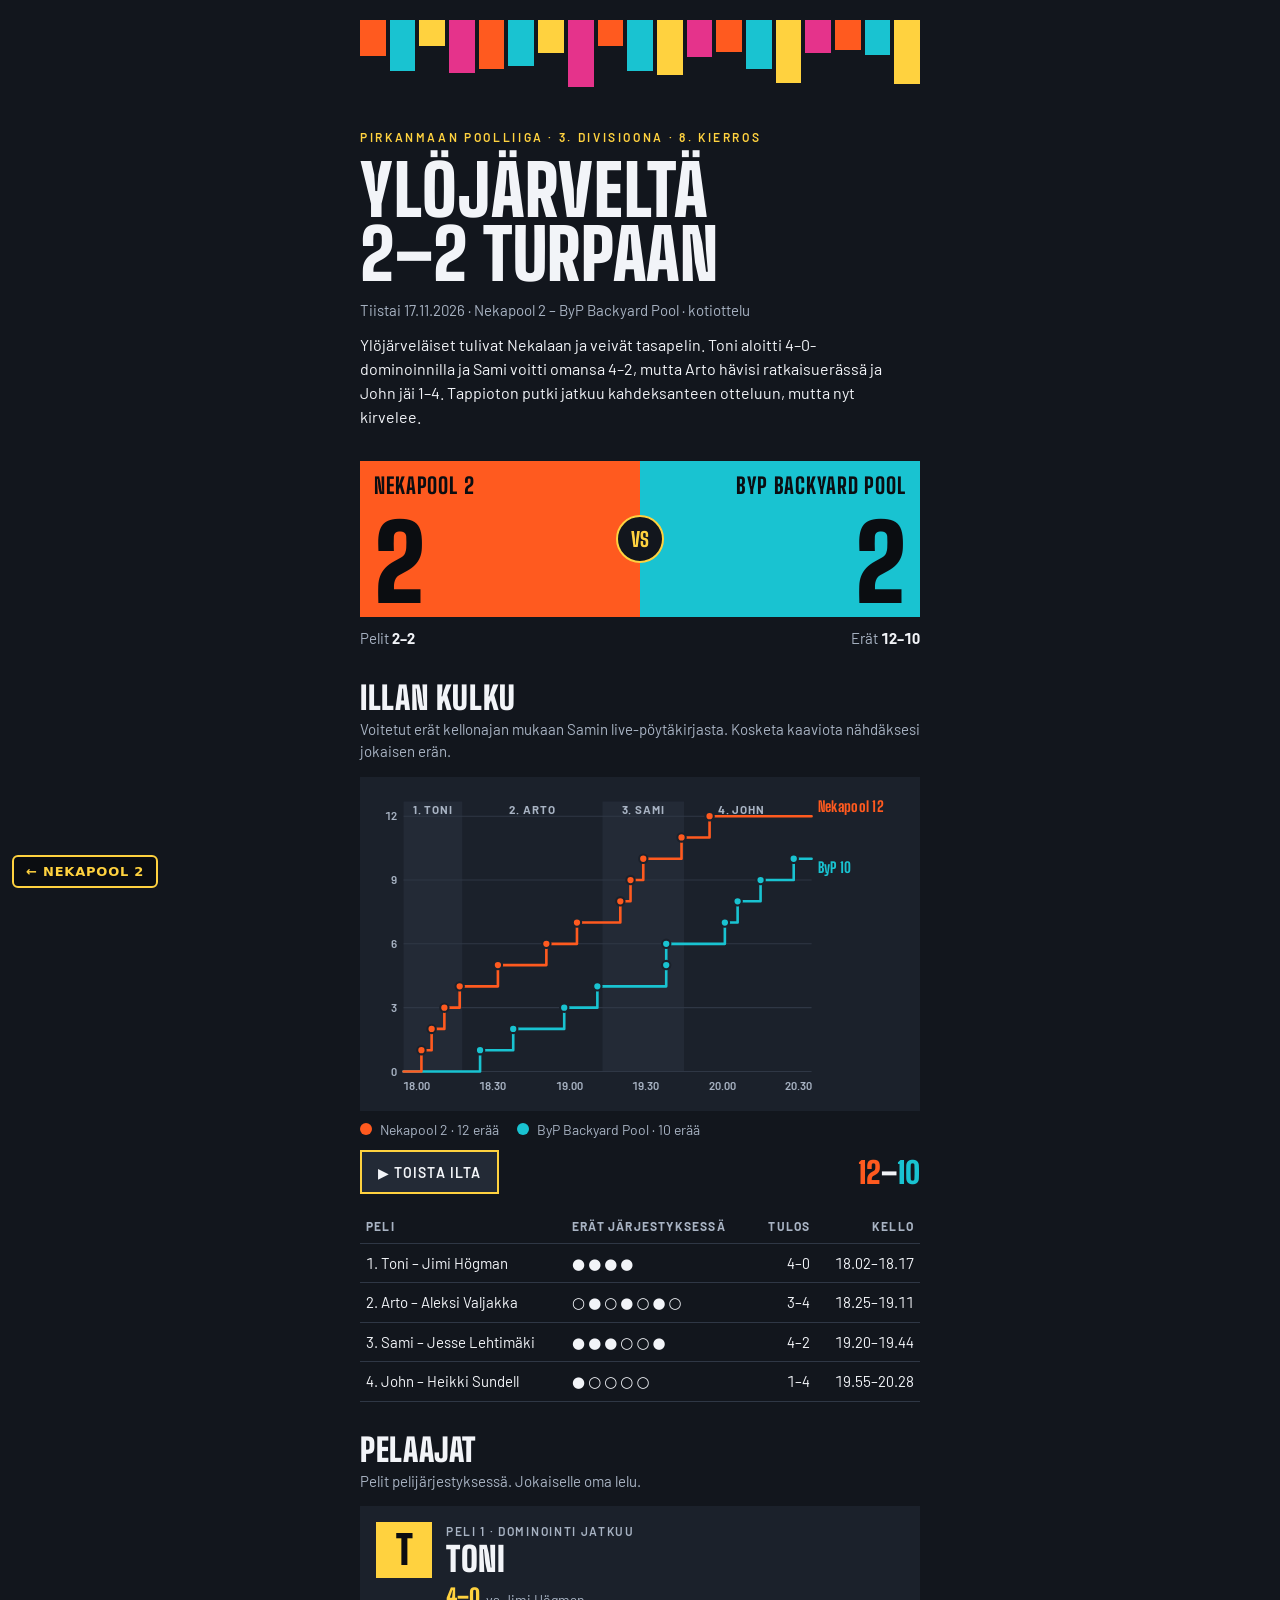
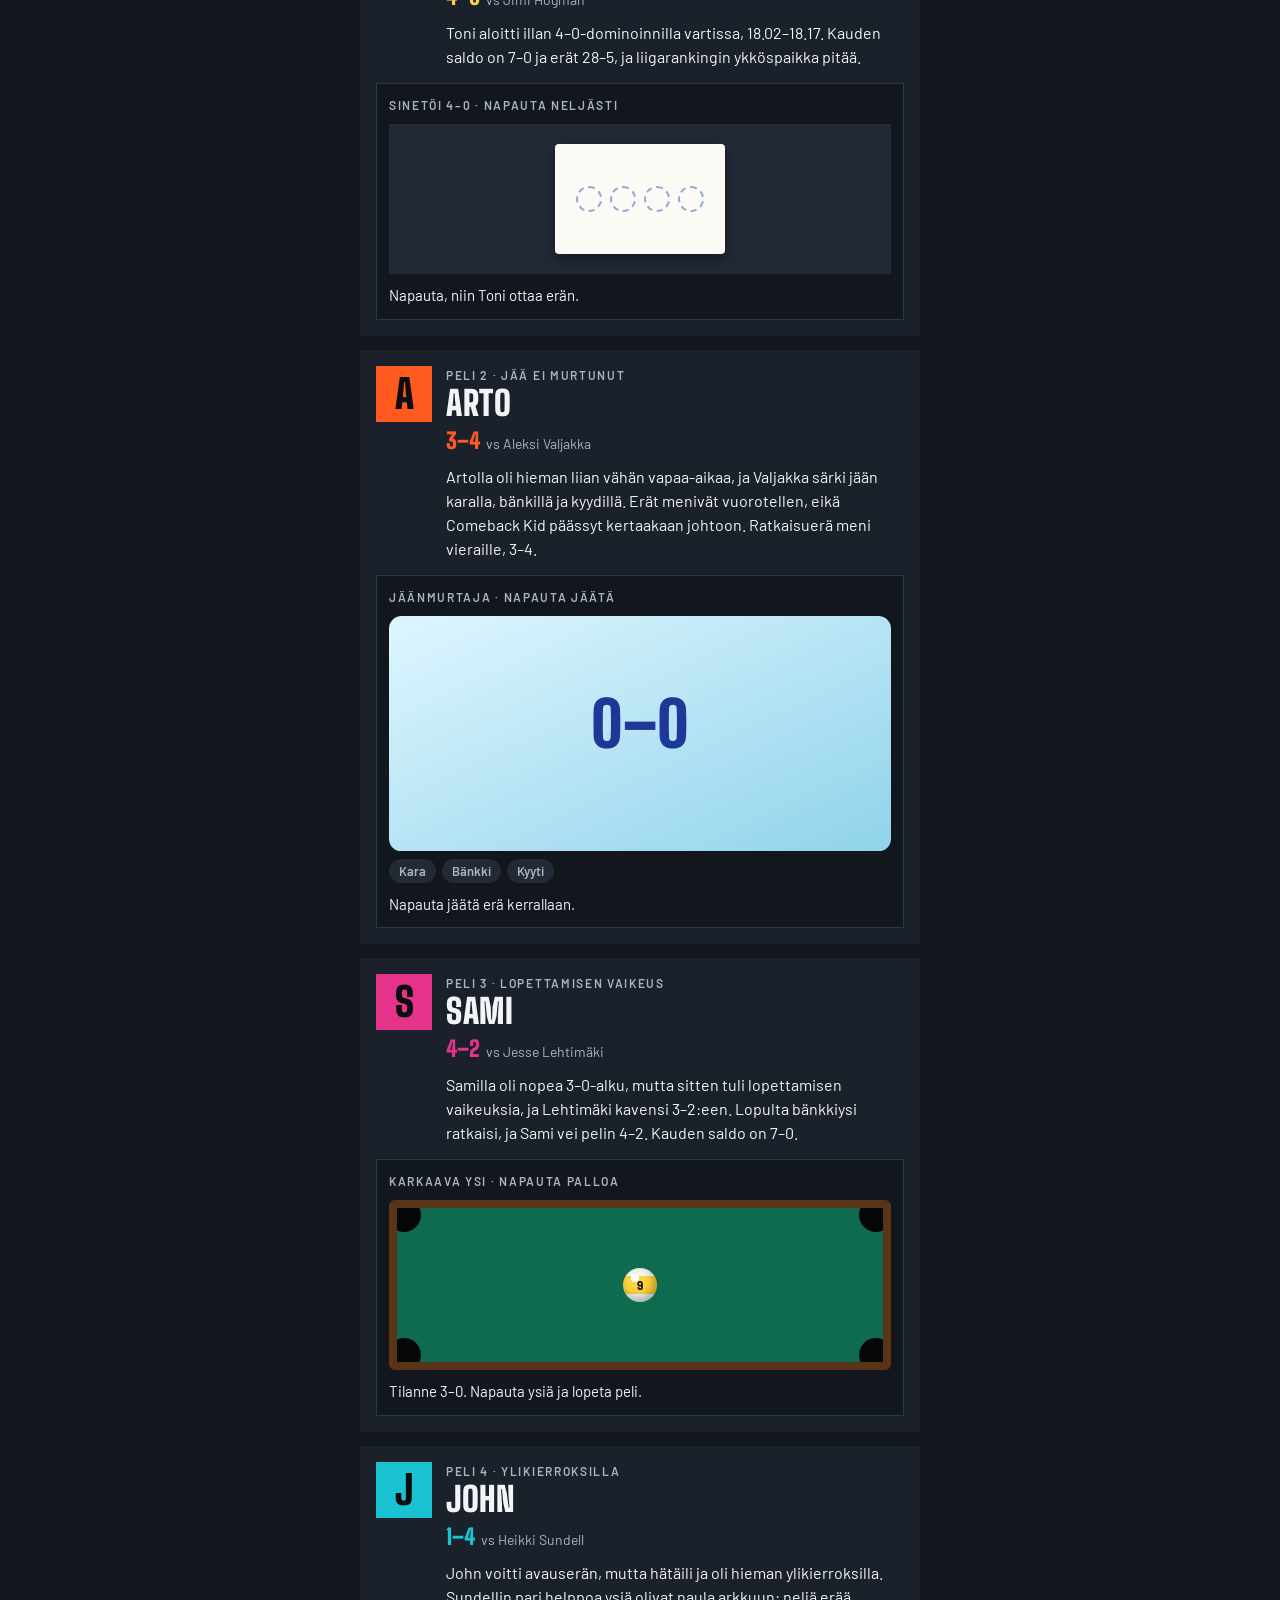
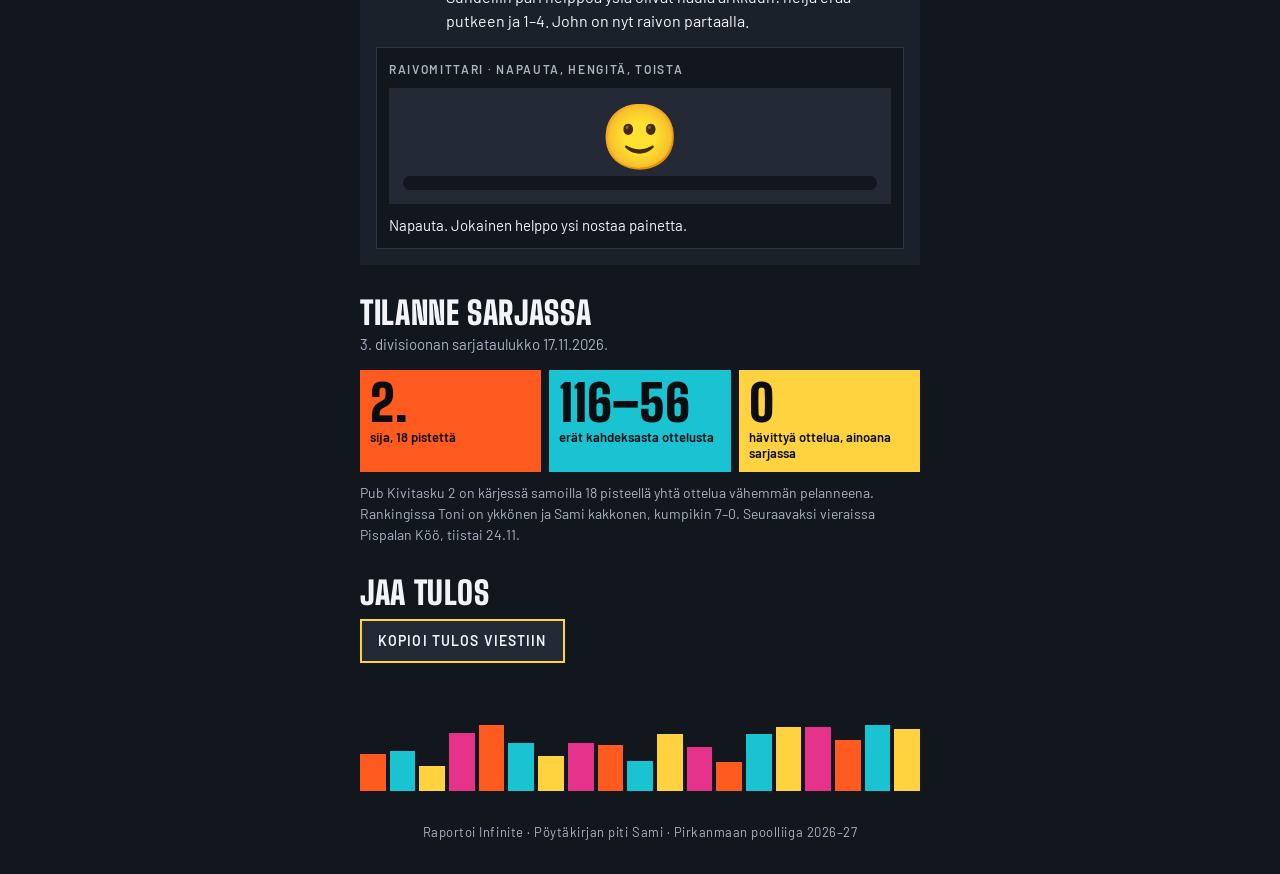
<file: raportit/2026-11-17-byp-backyard-pool.html>
<!doctype html>
<html lang="fi">
<head>
<meta charset="utf-8">
<meta name="viewport" content="width=device-width,initial-scale=1,viewport-fit=cover">
<meta property="og:type" content="article"><meta property="og:site_name" content="Nekapool 2"><meta property="og:title" content="Ylöjärveltä 2–2 turpaan"><meta property="og:description" content="Nekapool 2 – ByP Backyard Pool 2–2 (erät 12–10). Illan kulku -kaavio ja pelaajien lelut."><meta property="og:image" content="https://samppafin.github.io/Nekapool-2/img/nekapool2-og.jpg"><meta name="twitter:card" content="summary_large_image">
<style>body{margin:0}img{max-width:100%}[hidden]{display:none!important}</style>
</head>
<body>
<a href="../" style="position:fixed;left:12px;bottom:calc(12px + env(safe-area-inset-bottom,0px));z-index:50;background:#0b0d11;color:#ffd23f;border:2px solid #ffd23f;padding:8px 12px;font:600 13px/1 system-ui,sans-serif;letter-spacing:.06em;text-transform:uppercase;text-decoration:none;border-radius:6px">← Nekapool 2</a>
<title>Ylöjärveltä 2–2 turpaan</title>
<link rel="preconnect" href="https://fonts.googleapis.com">
<link rel="preconnect" href="https://fonts.gstatic.com" crossorigin>
<link rel="stylesheet" href="https://fonts.googleapis.com/css2?family=Barlow:wght@400;500;600&family=Big+Shoulders+Display:wght@700;800;900&display=swap">
<style>/* Layout: kapea ottelujuliste kuten kauden avauksen raportissa. Rytmipalkit avaavat ja päättävät,
   tulostaulu ylhäällä, sitten erät kuplamuovina, pelaajakortit stressileluineen ja lopuksi sarjatilanne.
   Yksi tietoisesti tumma ilme kummassakin teemassa. */
:root {
  --bg: #12161d;
  --panel: #1b212b;
  --panel-2: #232a36;
  --line: #2f3745;
  --fg: #f2f4f8;
  --muted: #a8b3c3;
  --orange: #ff5a1f;
  --cyan: #19c3d1;
  --yellow: #ffd23f;
  --pink: #e5338b;
  --felt: #0f6b4f;
  --felt-dark: #0a4a37;
  --rail: #5a3418;
  --on: #0b0d11;
  --white: #f7f7f2;
  --font-display: 'Big Shoulders Display', 'Arial Narrow', Impact, sans-serif;
  --font-body: 'Barlow', system-ui, -apple-system, 'Segoe UI', sans-serif;
  color-scheme: dark;
}
* { box-sizing: border-box; }
body {
  background: var(--bg);
  color: var(--fg);
  font-family: var(--font-body);
  font-size: 16px;
  line-height: 1.5;
  padding-inline: 16px;
  padding-block: 20px 32px;
}
.wrap { max-width: 560px; margin-inline: auto; display: flex; flex-direction: column; gap: 32px; }
section, header, footer { min-width: 0; }
button { font-family: var(--font-body); -webkit-tap-highlight-color: transparent; }
button:focus-visible { outline: 3px solid var(--yellow); outline-offset: 3px; }

/* rytmipalkit */
.bars { display: flex; gap: 4px; height: 76px; }
.bars.top { align-items: flex-start; }
.bars.bottom { align-items: flex-end; }
.bars i { flex: 1; min-width: 0; display: block; animation: beat 1.8s ease-in-out infinite alternate; }
.bars.top i { transform-origin: top; }
.bars.bottom i { transform-origin: bottom; }
@keyframes beat { from { transform: scaleY(1); } to { transform: scaleY(0.62); } }

/* otsikko */
.hero { display: flex; flex-direction: column; gap: 12px; }
.eyebrow { margin: 0; font-size: 12px; font-weight: 600; letter-spacing: 0.22em; text-transform: uppercase; color: var(--yellow); }
h1 { margin: 0; font-family: var(--font-display); font-weight: 900; font-size: clamp(44px, 13vw, 70px); line-height: 0.92; letter-spacing: 0.01em; text-transform: uppercase; text-wrap: balance; }
.date { margin: 0; color: var(--muted); font-size: 15px; }
.lede { margin: 0; max-width: 60ch; }

/* tulostaulu */
.score { position: relative; display: grid; grid-template-columns: 1fr 1fr; }
.team { min-width: 0; min-height: 156px; padding: 14px 14px 10px; color: var(--on); display: flex; flex-direction: column; justify-content: space-between; gap: 8px; }
.t-neka { background: var(--orange); }
.t-pete { background: var(--cyan); text-align: right; }
.tname { font-family: var(--font-display); font-weight: 800; font-size: 22px; line-height: 1; letter-spacing: 0.04em; text-transform: uppercase; overflow-wrap: anywhere; }
.tnum { font-family: var(--font-display); font-weight: 900; font-size: 104px; line-height: 0.85; font-variant-numeric: tabular-nums; }
.vs { position: absolute; left: 50%; top: 50%; transform: translate(-50%, -50%); width: 48px; height: 48px; border-radius: 50%; background: var(--bg); border: 2px solid var(--yellow); color: var(--yellow); display: grid; place-items: center; font-family: var(--font-display); font-weight: 800; font-size: 20px; }
.score-sub { display: flex; justify-content: space-between; gap: 12px; margin: 10px 0 0; color: var(--muted); font-size: 15px; }
.score-sub b { color: var(--fg); font-variant-numeric: tabular-nums; }

h2 { margin: 0; font-family: var(--font-display); font-weight: 900; font-size: 32px; line-height: 1; letter-spacing: 0.02em; text-transform: uppercase; text-wrap: balance; }
.sub { margin: 4px 0 0; color: var(--muted); font-size: 15px; }
.head { display: flex; align-items: flex-end; justify-content: space-between; gap: 12px; flex-wrap: wrap; }

.btn { font-size: 14px; font-weight: 600; letter-spacing: 0.08em; text-transform: uppercase; min-height: 44px; padding: 10px 16px; color: var(--fg); background: var(--panel-2); border: 2px solid var(--yellow); cursor: pointer; }
.btn:hover { background: var(--line); }

/* kuplamuovi */
.wrapfoil { margin-top: 14px; padding: 14px; background: var(--panel); display: grid; grid-template-columns: repeat(auto-fill, minmax(40px, 1fr)); gap: 8px; touch-action: manipulation; }
.bub { aspect-ratio: 1; max-width: 100%; border-radius: 50%; border: 0; padding: 0; cursor: pointer; position: relative;
  background: radial-gradient(circle at 34% 30%, rgba(255, 255, 255, 0.75) 0 12%, transparent 30%), var(--c);
  box-shadow: inset -4px -6px 10px rgba(0, 0, 0, 0.3), 0 3px 0 rgba(0, 0, 0, 0.35);
  transition: transform 0.12s; }
.bub:active { transform: scale(0.9); }
.bub.popped { background: var(--panel-2); box-shadow: inset 0 3px 6px rgba(0, 0, 0, 0.5); cursor: default; }
.bub.popped::after { content: ''; position: absolute; inset: 30%; border: 2px solid var(--c); border-radius: 50%; opacity: 0.45; clip-path: polygon(0 0, 60% 0, 40% 50%, 70% 100%, 0 100%); }
.legend { display: flex; flex-wrap: wrap; gap: 6px 18px; margin: 12px 0 0; padding: 0; list-style: none; color: var(--muted); font-size: 14px; }
.legend li { display: flex; align-items: center; gap: 8px; }
.legend b { width: 12px; height: 12px; border-radius: 50%; display: block; }
.status { margin: 10px 0 0; font-size: 15px; min-height: 1.5em; }

/* pelaajakortit */
.cards { display: flex; flex-direction: column; gap: 14px; margin-top: 14px; }
.card { display: grid; grid-template-columns: 56px minmax(0, 1fr); gap: 14px; background: var(--panel); padding: 16px; }
.tile { width: 56px; height: 56px; background: var(--c); color: var(--on); font-family: var(--font-display); font-weight: 900; font-size: 40px; line-height: 56px; text-align: center; }
.kick { margin: 0; font-size: 12px; font-weight: 600; letter-spacing: 0.14em; text-transform: uppercase; color: var(--muted); }
h3 { margin: 2px 0 4px; font-family: var(--font-display); font-weight: 900; font-size: 34px; line-height: 1; letter-spacing: 0.02em; text-transform: uppercase; }
.vsline { margin: 0 0 8px; font-size: 14px; color: var(--muted); }
.vsline b { color: var(--c); font-family: var(--font-display); font-size: 22px; font-weight: 900; margin-right: 6px; }
.story { margin: 0; max-width: 62ch; }

.card > .widget { grid-column: 1 / -1; }
.widget { margin-top: 0; padding: 12px; background: var(--bg); border: 1px solid var(--line); }
.wl { margin: 0; font-size: 12px; font-weight: 600; letter-spacing: 0.14em; text-transform: uppercase; color: var(--muted); }
.widget .btn { margin-top: 10px; }

/* Johnin tiikerihäkki */
.cage { position: relative; height: 150px; margin-top: 10px; display: grid; place-items: center; overflow: hidden; background: var(--panel-2); }
.tiger { font-size: 64px; line-height: 1; transition: transform 0.35s cubic-bezier(0.3, 1.6, 0.5, 1); transform: scale(var(--s, 0.55)); }
.cage.free .tiger { animation: roar 0.6s ease-in-out 2; }
@keyframes roar { 50% { transform: scale(1.7) rotate(-6deg); } }
.cbars { position: absolute; inset: 0; display: flex; justify-content: space-evenly; pointer-events: none; }
.cbar { pointer-events: auto; width: 34px; border: 0; background: transparent; cursor: pointer; display: grid; justify-items: center; padding: 0; }
.cbar::before { content: ''; width: 7px; height: 100%; background: linear-gradient(90deg, #6b7380, #c9d0da 45%, #59606b); border-radius: 4px; transition: transform 0.4s, opacity 0.4s; }
.cbar span { position: absolute; bottom: 6px; font-size: 11px; font-weight: 600; letter-spacing: 0.08em; text-transform: uppercase; color: var(--muted); writing-mode: vertical-rl; transform: rotate(180deg); pointer-events: none; }
.cbar.broken { pointer-events: none; }
.cbar.broken::before { transform: translateY(120%) rotate(30deg); opacity: 0; }
.cbar.broken span { opacity: 0; }

/* Samin hermopallo */
.squeeze { display: grid; place-items: center; height: 150px; margin-top: 10px; background: var(--panel-2); touch-action: none; -webkit-user-select: none; user-select: none; }
.ball8 { width: 96px; height: 96px; border-radius: 50%; border: 0; cursor: pointer; display: grid; place-items: center;
  background: radial-gradient(circle at 35% 30%, #5a5f69 0 10%, #111317 46%); box-shadow: 0 10px 18px rgba(0, 0, 0, 0.5);
  transition: transform 0.18s cubic-bezier(0.3, 1.8, 0.5, 1), border-radius 0.18s; touch-action: none; }
.ball8 span { width: 40px; height: 40px; border-radius: 50%; background: var(--white); color: var(--on); font-family: var(--font-display); font-weight: 900; font-size: 26px; line-height: 40px; }
.ball8.squeezed { transform: scale(1.22, 0.74); border-radius: 46% 46% 40% 40%; transition-duration: 0.08s; }
.meter { height: 14px; margin: 10px 0 6px; background: var(--panel-2); overflow: hidden; }
.fill { height: 100%; width: 92%; background: var(--pink); transition: width 0.5s cubic-bezier(0.3, 0.7, 0.2, 1), background-color 0.5s; }

/* Mikon liidutus */
.chalkpad { position: relative; height: 150px; margin-top: 10px; background: var(--panel-2); touch-action: none; overflow: hidden; display: grid; place-items: center; cursor: grab; }
.cue { width: 78%; height: 22px; display: flex; align-items: center; pointer-events: none; }
.cue .shaft { flex: 1; height: 14px; background: linear-gradient(180deg, #f1dcb4, #c99c5c); border-radius: 7px 0 0 7px; }
.cue .ferrule { width: 14px; height: 14px; background: var(--white); }
.cue .tip { width: 14px; height: 14px; border-radius: 0 7px 7px 0; background: color-mix(in srgb, #3b6fd1 calc(var(--chalk, 0) * 1%), #8a5a34); }
.chalkpad .hint { position: absolute; bottom: 8px; font-size: 13px; color: var(--muted); pointer-events: none; }
.dust { position: absolute; width: 6px; height: 6px; border-radius: 50%; background: #5c8ce6; pointer-events: none; animation: dust 0.8s ease-out forwards; }
@keyframes dust { to { transform: translate(var(--dx), var(--dy)); opacity: 0; } }

/* Arton ysi */
.frames { display: flex; flex-wrap: wrap; gap: 6px; margin: 12px 0 2px; align-items: center; }
.fr { width: 30px; height: 30px; border-radius: 50%; display: grid; place-items: center; font-family: var(--font-display); font-weight: 900; font-size: 15px; color: var(--on); }
.fr.w { background: var(--orange); }
.fr.l { background: var(--cyan); }
.fr-cap { width: 100%; font-size: 13px; color: var(--muted); }
.tablewrap { margin-top: 10px; background: var(--rail); padding: 8px; touch-action: none; border-radius: 4px; }
canvas { display: block; width: 100%; max-width: 100%; height: auto; background: var(--felt); cursor: crosshair; }
.row { display: flex; flex-wrap: wrap; gap: 10px; align-items: center; justify-content: space-between; margin-top: 10px; }
.row .btn { margin-top: 0; }

/* sarjatilanne */
.stats { display: grid; grid-template-columns: repeat(3, minmax(0, 1fr)); gap: 8px; margin-top: 14px; }
.stat { background: var(--c); color: var(--on); padding: 12px 10px 10px; display: flex; flex-direction: column; gap: 6px; min-width: 0; }
.stat b { font-family: var(--font-display); font-weight: 900; font-size: 50px; line-height: 0.85; font-variant-numeric: tabular-nums; }
.stat b.sm { font-size: clamp(30px, 9vw, 50px); white-space: nowrap; }
.stat span { font-size: 13px; font-weight: 600; line-height: 1.2; }
.ptable-wrap { overflow-x: auto; margin-top: 14px; background: var(--panel); }
.ptable { width: 100%; border-collapse: collapse; font-size: 15px; }
.ptable th, .ptable td { padding: 9px 10px; text-align: right; border-bottom: 1px solid var(--line); white-space: nowrap; font-variant-numeric: tabular-nums; }
.ptable th { font-size: 12px; font-weight: 600; letter-spacing: 0.1em; text-transform: uppercase; color: var(--muted); }
.ptable th:first-child, .ptable td:first-child { text-align: left; }
.ptable tr:last-child td { border-bottom: 0; }
.note { margin: 10px 0 0; color: var(--muted); font-size: 14px; }

/* jako */
.share { display: flex; flex-direction: column; gap: 10px; align-items: flex-start; }
.share textarea { width: 100%; min-height: 120px; padding: 10px; background: var(--panel); color: var(--fg); border: 1px solid var(--line); font: inherit; font-size: 15px; resize: vertical; }
.foot { text-align: center; color: var(--muted); font-size: 13px; letter-spacing: 0.04em; }

@media (max-width: 380px) {
  .tnum { font-size: 88px; }
  .tname { font-size: 19px; }
  .card { grid-template-columns: 44px minmax(0, 1fr); gap: 12px; padding: 14px; }
  .tile { width: 44px; height: 44px; font-size: 32px; line-height: 44px; }
  .stat b { font-size: 40px; }
}
@media (prefers-reduced-motion: reduce) {
  .bars i, .cage.free .tiger, .dust { animation: none; }
  .fill, .tiger, .ball8, .bub, .cbar::before { transition: none; }
}

/* illan kulku -kaavio */
.chart-wrap { position: relative; margin-top: 14px; background: var(--panel); padding: 12px 8px 8px; }
.chart { display: block; width: 100%; height: auto; touch-action: pan-y; }
.chart .grid { stroke: var(--line); stroke-width: 1; }
.chart .axis { fill: var(--muted); font: 600 11px var(--font-body); font-variant-numeric: tabular-nums; }
.chart .band { fill: var(--panel-2); }
.chart .band-l { fill: var(--muted); font: 700 11px var(--font-body); letter-spacing: 0.08em; text-transform: uppercase; }
.chart .ln { fill: none; stroke-width: 2.5; stroke-linejoin: round; stroke-linecap: round; }
.chart .ln.k { stroke: var(--orange); }
.chart .ln.v { stroke: var(--cyan); }
.chart .dot.k { fill: var(--orange); stroke: var(--panel); stroke-width: 2; }
.chart .dot.v { fill: var(--cyan); stroke: var(--panel); stroke-width: 2; }
.chart .end { font: 800 14px var(--font-display); letter-spacing: 0.02em; }
.chart .end.k { fill: var(--orange); }
.chart .end.v { fill: var(--cyan); }
.chart .cross { stroke: var(--fg); stroke-width: 1; stroke-dasharray: 3 3; opacity: 0.6; }
.tip { position: absolute; pointer-events: none; background: var(--bg); color: var(--fg); border: 1px solid var(--line); padding: 8px 10px; font-size: 13px; line-height: 1.35; min-width: 150px; max-width: 220px; box-shadow: 0 6px 18px rgba(0, 0, 0, 0.5); }
.tip b { font-family: var(--font-display); font-weight: 800; font-size: 16px; }
.tip .sw { display: inline-block; width: 10px; height: 10px; border-radius: 50%; margin-right: 6px; vertical-align: middle; }
.chart-ctl { display: flex; flex-wrap: wrap; gap: 10px; align-items: center; justify-content: space-between; margin-top: 10px; }
.chart-ctl .btn { margin-top: 0; }
.live-score { font-family: var(--font-display); font-weight: 900; font-size: 30px; font-variant-numeric: tabular-nums; }
.live-score .k { color: var(--orange); } .live-score .v { color: var(--cyan); }
.legend.small { margin-top: 8px; }

/* köydenveto */
.tug { display: block; width: 100%; height: auto; margin-top: 10px; }
.tug .zero { stroke: var(--muted); stroke-width: 1; }
.tug .ln { fill: none; stroke: var(--yellow); stroke-width: 2.5; stroke-linejoin: round; }
.tug .pt { fill: var(--yellow); stroke: var(--bg); stroke-width: 2; cursor: pointer; }
.tug .pt.on { fill: var(--fg); }
.tug .side { font: 700 11px var(--font-body); letter-spacing: 0.08em; text-transform: uppercase; }

/* Orlando-generaattori */
.gen { font-family: var(--font-display); font-weight: 800; font-size: 22px; line-height: 1.15; min-height: 2.4em; margin: 10px 0 0; text-transform: uppercase; color: var(--yellow); }
.table-mini { width: 100%; border-collapse: collapse; margin-top: 14px; font-size: 15px; }
.table-mini td, .table-mini th { padding: 8px 6px; border-bottom: 1px solid var(--line); text-align: left; font-variant-numeric: tabular-nums; }
.table-mini th { font-size: 12px; letter-spacing: 0.1em; text-transform: uppercase; color: var(--muted); }
.table-mini .r { text-align: right; }



/* Toni: sinetti */
.sealbox { position: relative; height: 150px; margin-top: 10px; background: var(--panel-2); display: grid; place-items: center; cursor: pointer; overflow: hidden; touch-action: manipulation; }
.paper4 { width: 170px; height: 110px; background: #fbfaf4; color: #1f3796; border-radius: 4px; display: flex; align-items: center; justify-content: center; gap: 8px; font: 700 34px 'Big Shoulders Display', sans-serif; box-shadow: 0 6px 16px rgba(0,0,0,.4); position: relative; }
.paper4 .slot { width: 26px; height: 26px; border-radius: 50%; border: 2px dashed #9aa6d6; }
.paper4 .slot.on { border: 0; background: var(--orange); transform: scale(1.1); transition: transform .2s; }
.stamp { position: absolute; inset: auto; padding: 4px 12px; border: 4px solid #c0124f; color: #c0124f; font: 900 30px var(--font-display); text-transform: uppercase; transform: rotate(-14deg) scale(2.4); opacity: 0; transition: transform .25s cubic-bezier(.3,1.6,.5,1), opacity .2s; letter-spacing: .04em; }
.stamp.on { opacity: .92; transform: rotate(-14deg) scale(1); }

/* Arto: jäänmurtaja */
.ice { position: relative; display: block; width: 100%; height: auto; margin-top: 10px; border-radius: 6px; cursor: pointer; touch-action: manipulation; }
.toolrow { display: flex; flex-wrap: wrap; gap: 6px; margin-top: 8px; }
.toolrow span { padding: 4px 10px; border-radius: 999px; background: var(--panel-2); color: var(--muted); font: 600 13px var(--font-body); }
.toolrow span.on { background: var(--cyan); color: var(--on); }

/* Sami: karkaava ysi */
.dodge { position: relative; height: 170px; margin-top: 10px; background: #0f6b4f; border: 8px solid #5a3418; border-radius: 6px; overflow: hidden; touch-action: manipulation; }
.dodge .pk { position: absolute; width: 34px; height: 34px; border-radius: 50%; background: #050607; }
.dodge .nb { position: absolute; width: 34px; height: 34px; margin: -17px 0 0 -17px; border-radius: 50%; border: 0; cursor: pointer; padding: 0;
  background: radial-gradient(circle at 35% 30%, #fff 0 12%, transparent 13%), linear-gradient(180deg, #f7f7f2 0 24%, #ffd23f 24% 76%, #f7f7f2 76%);
  box-shadow: inset -3px -4px 8px rgba(0,0,0,.3); font: 700 12px var(--font-body); color: #0b0d11; transition: left .35s cubic-bezier(.3,1.4,.5,1), top .35s cubic-bezier(.3,1.4,.5,1), transform .5s, opacity .5s; }
.dodge .nb.sunk { transform: scale(.2); opacity: 0; }
.dodge .path { position: absolute; inset: 0; pointer-events: none; }

/* John: raivomittari */
.rage { position: relative; margin-top: 10px; padding: 14px; background: var(--panel-2); text-align: center; cursor: pointer; overflow: hidden; touch-action: manipulation; user-select: none; -webkit-user-select: none; }
.face { font-size: 64px; line-height: 1; display: inline-block; transition: transform .1s; }
.rage.boil .face { animation: boil .12s linear infinite alternate; }
@keyframes boil { from { transform: translate(-2px, 1px) rotate(-3deg); } to { transform: translate(2px, -1px) rotate(3deg); } }
.thermo { height: 14px; margin-top: 10px; background: var(--bg); border-radius: 7px; overflow: hidden; }
.thermo i { display: block; height: 100%; width: 0; background: linear-gradient(90deg, var(--yellow), var(--orange), #e0201b); border-radius: 7px; transition: width .2s; }
.steam { position: absolute; width: 14px; height: 14px; border-radius: 50%; background: rgba(255,255,255,.55); pointer-events: none; animation: steam 1s ease-out forwards; }
@keyframes steam { to { transform: translate(var(--dx), -80px) scale(2.2); opacity: 0; } }
@media (prefers-reduced-motion: reduce) { .stamp, .paper4 .slot.on, .dodge .nb, .thermo i { transition: none; } .rage.boil .face, .steam { animation: none; } }
</style>

<div class="wrap">
  <div class="bars top" id="barsTop" aria-hidden="true"></div>

  <header class="hero">
    <p class="eyebrow">Pirkanmaan poolliiga · 3. divisioona · 8. kierros</p>
    <h1>Ylöjärveltä 2–2 turpaan</h1>
    <p class="date">Tiistai 17.11.2026 · Nekapool 2 – ByP Backyard Pool · kotiottelu</p>
    <p class="lede">Ylöjärveläiset tulivat Nekalaan ja veivät tasapelin. Toni aloitti 4–0-dominoinnilla ja Sami voitti omansa 4–2, mutta Arto hävisi ratkaisuerässä ja John jäi 1–4. Tappioton putki jatkuu kahdeksanteen otteluun, mutta nyt kirvelee.</p>
  </header>

  <section aria-label="Lopputulos">
    <div class="score">
      <div class="team t-neka">
        <span class="tname">Nekapool 2</span>
        <span class="tnum">2</span>
      </div>
      <div class="vs" aria-hidden="true">VS</div>
      <div class="team t-pete">
        <span class="tname">ByP Backyard Pool</span>
        <span class="tnum">2</span>
      </div>
    </div>
    <p class="score-sub"><span>Pelit <b>2–2</b></span><span>Erät <b>12–10</b></span></p>
  </section>

  <section aria-labelledby="flowH">
    <h2 id="flowH">Illan kulku</h2>
    <p class="sub">Voitetut erät kellonajan mukaan Samin live-pöytäkirjasta. Kosketa kaaviota nähdäksesi jokaisen erän.</p>
    <div class="chart-wrap" id="chartWrap">
      <svg class="chart" id="chart" viewBox="0 0 520 300" role="img" aria-label="Kaavio: Nekapool 2 voitti illan erät 12–10. Käyrät kulkevat lähes rinnakkain illan loppuun."></svg>
      <div class="tip" id="tip" hidden></div>
    </div>
    <ul class="legend small">
      <li><b style="background:var(--orange)"></b>Nekapool 2 · 12 erää</li>
      <li><b style="background:var(--cyan)"></b>ByP Backyard Pool · 10 erää</li>
    </ul>
    <div class="chart-ctl">
      <button class="btn" id="replayBtn" type="button">▶ Toista ilta</button>
      <span class="live-score" id="liveScore" aria-live="polite"><span class="k">12</span>–<span class="v">10</span></span>
    </div>
    <table class="table-mini" aria-label="Erät taulukkona">
      <thead><tr><th>Peli</th><th>Erät järjestyksessä</th><th class="r">Tulos</th><th class="r">Kello</th></tr></thead>
      <tbody id="frameTable"></tbody>
    </table>
  </section>

  <section aria-labelledby="plH">
    <h2 id="plH">Pelaajat</h2>
    <p class="sub">Pelit pelijärjestyksessä. Jokaiselle oma lelu.</p>
    <div class="cards">
      <article class="card" style="--c: var(--yellow)">
        <div class="tile" aria-hidden="true">T</div>
        <div>
          <p class="kick">Peli 1 · Dominointi jatkuu</p>
          <h3>Toni</h3>
          <p class="vsline"><b>4–0</b>vs Jimi Högman</p>
          <p class="story">Toni aloitti illan 4–0-dominoinnilla vartissa, 18.02–18.17. Kauden saldo on 7–0 ja erät 28–5, ja liigarankingin ykköspaikka pitää.</p>
        </div>
        <div class="widget">
          <p class="wl">Sinetöi 4–0 · napauta neljästi</p>
          <div class="sealbox" id="seal" role="button" tabindex="0" aria-label="Sinetöi erä">
            <div class="paper4"><span class="slot"></span><span class="slot"></span><span class="slot"></span><span class="slot"></span><span class="stamp" id="stamp">4–0</span></div>
          </div>
          <p class="status" id="sealText" aria-live="polite">Napauta, niin Toni ottaa erän.</p>
        </div>
      </article>

      <article class="card" style="--c: var(--orange)">
        <div class="tile" aria-hidden="true">A</div>
        <div>
          <p class="kick">Peli 2 · Jää ei murtunut</p>
          <h3>Arto</h3>
          <p class="vsline"><b>3–4</b>vs Aleksi Valjakka</p>
          <p class="story">Artolla oli hieman liian vähän vapaa-aikaa, ja Valjakka särki jään karalla, bänkillä ja kyydillä. Erät menivät vuorotellen, eikä Comeback Kid päässyt kertaakaan johtoon. Ratkaisuerä meni vieraille, 3–4.</p>
        </div>
        <div class="widget">
          <p class="wl">Jäänmurtaja · napauta jäätä</p>
          <svg class="ice" id="ice" viewBox="0 0 320 150" role="button" tabindex="0" aria-label="Napauta jäätä"></svg>
          <div class="toolrow" id="tools"><span data-t="kara">Kara</span><span data-t="bänkki">Bänkki</span><span data-t="kyyti">Kyyti</span></div>
          <p class="status" id="iceText" aria-live="polite">Napauta jäätä erä kerrallaan.</p>
        </div>
      </article>

      <article class="card" style="--c: var(--pink)">
        <div class="tile" aria-hidden="true">S</div>
        <div>
          <p class="kick">Peli 3 · Lopettamisen vaikeus</p>
          <h3>Sami</h3>
          <p class="vsline"><b>4–2</b>vs Jesse Lehtimäki</p>
          <p class="story">Samilla oli nopea 3–0-alku, mutta sitten tuli lopettamisen vaikeuksia, ja Lehtimäki kavensi 3–2:een. Lopulta bänkkiysi ratkaisi, ja Sami vei pelin 4–2. Kauden saldo on 7–0.</p>
        </div>
        <div class="widget">
          <p class="wl">Karkaava ysi · napauta palloa</p>
          <div class="dodge" id="dodge">
            <span class="pk" style="left:-10px;top:-10px"></span><span class="pk" style="right:-10px;top:-10px"></span>
            <span class="pk" style="left:-10px;bottom:-10px"></span><span class="pk" style="right:-10px;bottom:-10px"></span>
            <svg class="path" id="bankPath" viewBox="0 0 100 100" preserveAspectRatio="none"></svg>
            <button class="nb" id="nine" type="button" aria-label="Ysipallo">9</button>
          </div>
          <p class="status" id="dodgeText" aria-live="polite">Tilanne 3–0. Napauta ysiä ja lopeta peli.</p>
        </div>
      </article>

      <article class="card" style="--c: var(--cyan)">
        <div class="tile" aria-hidden="true">J</div>
        <div>
          <p class="kick">Peli 4 · Ylikierroksilla</p>
          <h3>John</h3>
          <p class="vsline"><b>1–4</b>vs Heikki Sundell</p>
          <p class="story">John voitti avauserän, mutta hätäili ja oli hieman ylikierroksilla. Sundellin pari helppoa ysiä olivat naula arkkuun: neljä erää putkeen ja 1–4. John on nyt raivon partaalla.</p>
        </div>
        <div class="widget">
          <p class="wl">Raivomittari · napauta, hengitä, toista</p>
          <div class="rage" id="rage" role="button" tabindex="0" aria-label="Kiihdytä raivoa">
            <span class="face" id="face" aria-hidden="true">🙂</span>
            <div class="thermo"><i id="therm"></i></div>
          </div>
          <p class="status" id="rageText" aria-live="polite">Napauta. Jokainen helppo ysi nostaa painetta.</p>
        </div>
      </article>
    </div>
  </section>

  <section aria-labelledby="stH">
    <h2 id="stH">Tilanne sarjassa</h2>
    <p class="sub">3. divisioonan sarjataulukko 17.11.2026.</p>
    <div class="stats">
      <div class="stat" style="--c: var(--orange)"><b>2.</b><span>sija, 18 pistettä</span></div>
      <div class="stat" style="--c: var(--cyan)"><b class="sm">116–56</b><span>erät kahdeksasta ottelusta</span></div>
      <div class="stat" style="--c: var(--yellow)"><b>0</b><span>hävittyä ottelua, ainoana sarjassa</span></div>
    </div>
    <p class="note">Pub Kivitasku 2 on kärjessä samoilla 18 pisteellä yhtä ottelua vähemmän pelanneena. Rankingissa Toni on ykkönen ja Sami kakkonen, kumpikin 7–0. Seuraavaksi vieraissa Pispalan Köö, tiistai 24.11.</p>
  </section>

  <section class="share" aria-labelledby="shH">
    <h2 id="shH">Jaa tulos</h2>
    <button class="btn" id="copyBtn" type="button">Kopioi tulos viestiin</button>
    <textarea id="shareText" readonly hidden aria-label="Tulosviesti"></textarea>
    <p class="note" id="copyNote" aria-live="polite"></p>
  </section>

  <div class="bars bottom" id="barsBottom" aria-hidden="true"></div>
  <footer class="foot">Raportoi Infinite · Pöytäkirjan piti Sami · Pirkanmaan poolliiga 2026–27</footer>
</div>

<script>
(function () {
  var reduce = window.matchMedia && window.matchMedia('(prefers-reduced-motion: reduce)').matches;
  var COLORS = ['var(--orange)', 'var(--cyan)', 'var(--yellow)', 'var(--pink)'];
  var NS = 'http://www.w3.org/2000/svg';
  function $(id) { return document.getElementById(id); }
  function s(tag, attrs, parent) { var e = document.createElementNS(NS, tag); for (var k in attrs) e.setAttribute(k, attrs[k]); if (parent) parent.appendChild(e); return e; }
  function buzz(ms) { try { if (navigator.vibrate) navigator.vibrate(ms); } catch (e) { /* ei värinää */ } }

  function bars(id, seed) {
    var el = $(id), x = seed;
    function rnd() { x = (x * 1664525 + 1013904223) % 4294967296; return x / 4294967296; }
    for (var i = 0; i < 19; i++) {
      var b = document.createElement('i');
      b.style.height = (24 + Math.round(rnd() * 46)) + 'px';
      b.style.background = COLORS[i % 4];
      b.style.animationDelay = '-' + (rnd() * 1.8).toFixed(2) + 's';
      el.appendChild(b);
    }
  }
  bars('barsTop', 61);
  bars('barsBottom', 103);

  /* Live-pöytäkirjan erät 17.11.2026 pelijärjestyksessä (k = Nekapool, v = ByP Backyard Pool) */
  var GAMES = [
    { n: 1, k: 'Toni', v: 'Jimi Högman', h: 'kkkk', t: ['18.02', '18.06', '18.11', '18.17'] },
    { n: 2, k: 'Arto', v: 'Aleksi Valjakka', h: 'vkvkvkv', t: ['18.25', '18.32', '18.38', '18.51', '18.58', '19.03', '19.11'] },
    { n: 3, k: 'Sami', v: 'Jesse Lehtimäki', h: 'kkkvvk', t: ['19.20', '19.24', '19.29', '19.38', '19.38', '19.44'] },
    { n: 4, k: 'John', v: 'Heikki Sundell', h: 'kvvvv', t: ['19.55', '20.01', '20.06', '20.15', '20.28'] }
  ];
  function mins(t) { var p = t.split('.'); return +p[0] * 60 + +p[1]; }
  var EV = [], ck = 0, cv = 0;
  GAMES.forEach(function (g) {
    var a = 0, b = 0;
    g.h.split('').forEach(function (c, i) {
      if (c === 'k') { a++; ck++; } else { b++; cv++; }
      EV.push({ m: mins(g.t[i]), t: g.t[i], g: g, who: c, ga: a, gb: b, ck: ck, cv: cv });
    });
  });

  /* illan kulku */
  var svg = $('chart'), W = 520, H = 300, L = 34, R = 96, T = 26, B = 30;
  var x0 = mins('17.55'), x1 = mins('20.35');
  function X(m) { return L + (m - x0) / (x1 - x0) * (W - L - R); }
  function Y(v) { return H - B - v / 12 * (H - T - B); }
  GAMES.forEach(function (g, i) {
    var a = i === 0 ? x0 : mins(GAMES[i - 1].t[GAMES[i - 1].t.length - 1]) + 2;
    var b = mins(g.t[g.t.length - 1]) + 1;
    if (i % 2 === 0) s('rect', { x: X(a), y: T - 14, width: X(b) - X(a), height: H - T - B + 14, class: 'band' }, svg);
    var lbl = s('text', { x: (X(a) + X(b)) / 2, y: T - 2, 'text-anchor': 'middle', class: 'band-l' }, svg);
    lbl.textContent = g.n + '. ' + g.k;
  });
  [0, 3, 6, 9, 12].forEach(function (v) {
    s('line', { x1: L, x2: W - R, y1: Y(v), y2: Y(v), class: 'grid' }, svg);
    var t = s('text', { x: L - 6, y: Y(v) + 4, 'text-anchor': 'end', class: 'axis' }, svg); t.textContent = v;
  });
  ['18.00', '18.30', '19.00', '19.30', '20.00', '20.30'].forEach(function (h) {
    var t = s('text', { x: X(mins(h)), y: H - B + 18, 'text-anchor': 'middle', class: 'axis' }, svg); t.textContent = h;
  });
  function stepPath(key) {
    var d = 'M' + X(x0) + ',' + Y(0), v = 0;
    EV.forEach(function (e) { var nv = key === 'k' ? e.ck : e.cv; if (nv !== v) { d += ' H' + X(e.m) + ' V' + Y(nv); v = nv; } });
    return d + ' H' + X(x1);
  }
  var clip = s('clipPath', { id: 'reveal' }, s('defs', {}, svg));
  var clipRect = s('rect', { x: 0, y: 0, width: W, height: H }, clip);
  var g = s('g', { 'clip-path': 'url(#reveal)' }, svg);
  s('path', { d: stepPath('v'), class: 'ln v' }, g);
  s('path', { d: stepPath('k'), class: 'ln k' }, g);
  var dots = EV.map(function (e) { return s('circle', { cx: X(e.m), cy: Y(e.who === 'k' ? e.ck : e.cv), r: 4, class: 'dot ' + e.who }, g); });
  var ek = s('text', { x: W - R + 6, y: Y(12) - 4, class: 'end k' }, g); ek.textContent = 'Nekapool 12';
  var evv = s('text', { x: W - R + 6, y: Y(10) + 14, class: 'end v' }, g); evv.textContent = 'ByP 10';
  var cross = s('line', { x1: 0, x2: 0, y1: T - 14, y2: H - B, class: 'cross', visibility: 'hidden' }, svg);
  var tip = $('tip'), wrap = $('chartWrap');
  function nearest(cx) {
    var r = svg.getBoundingClientRect(), mx = (cx - r.left) / r.width * W, best = 0, bd = 1e9;
    EV.forEach(function (e, i) { var d = Math.abs(X(e.m) - mx); if (d < bd) { bd = d; best = i; } });
    return best;
  }
  function show(i) {
    var e = EV[i], r = svg.getBoundingClientRect(), wr = wrap.getBoundingClientRect();
    cross.setAttribute('x1', X(e.m)); cross.setAttribute('x2', X(e.m)); cross.setAttribute('visibility', 'visible');
    dots.forEach(function (d, j) { d.setAttribute('r', j === i ? 7 : 4); });
    var winner = e.who === 'k' ? e.g.k : e.g.v;
    tip.innerHTML = '<b>' + e.t + ' · Peli ' + e.g.n + '</b><br><span class="sw" style="background:' + (e.who === 'k' ? 'var(--orange)' : 'var(--cyan)') + '"></span>' +
      winner + ' voitti erän<br>' + e.g.k + ' ' + e.ga + '–' + e.gb + ' ' + e.g.v.split(' ')[0] + '<br>Ilta ' + e.ck + '–' + e.cv;
    tip.hidden = false;
    var px = X(e.m) / W * r.width + (r.left - wr.left);
    var left = px + 12 + 220 > wr.width ? px - 12 - tip.offsetWidth : px + 12;
    tip.style.left = Math.max(4, left) + 'px'; tip.style.top = '16px';
  }
  function hide() { tip.hidden = true; cross.setAttribute('visibility', 'hidden'); dots.forEach(function (d) { d.setAttribute('r', 4); }); }
  svg.addEventListener('pointermove', function (e) { show(nearest(e.clientX)); });
  svg.addEventListener('pointerdown', function (e) { show(nearest(e.clientX)); });
  svg.addEventListener('pointerleave', hide);
  svg.setAttribute('tabindex', '0');
  var kbd = -1;
  svg.addEventListener('keydown', function (e) {
    if (e.key === 'ArrowRight') kbd = Math.min(EV.length - 1, kbd + 1); else if (e.key === 'ArrowLeft') kbd = Math.max(0, kbd - 1); else return;
    e.preventDefault(); show(kbd);
  });
  var live = $('liveScore'), replaying = false;
  function setScore(a, b) { live.innerHTML = '<span class="k">' + a + '</span>–<span class="v">' + b + '</span>'; }
  $('replayBtn').addEventListener('click', function () {
    if (replaying) return;
    if (reduce) { clipRect.setAttribute('width', W); setScore(12, 10); return; }
    replaying = true; this.disabled = true; hide();
    var start = performance.now(), dur = 7000, lastI = -1, btn = this;
    (function frame(now) {
      var p = Math.min(1, (now - start) / dur), m = x0 + p * (x1 - x0);
      clipRect.setAttribute('width', X(m) + 8);
      var i = -1; EV.forEach(function (e, j) { if (e.m <= m) i = j; });
      if (i !== lastI) { lastI = i; if (i >= 0) { setScore(EV[i].ck, EV[i].cv); buzz(EV[i].who === 'k' ? 15 : 40); if (EV[i].ga === 4) show(i); } else setScore(0, 0); }
      if (p < 1) requestAnimationFrame(frame); else { replaying = false; btn.disabled = false; clipRect.setAttribute('width', W); setScore(12, 10); }
    })(start);
  });
  var tb = $('frameTable');
  GAMES.forEach(function (g) {
    var a = g.h.split('').filter(function (c) { return c === 'k'; }).length, b = g.h.length - a;
    var tr = document.createElement('tr');
    tr.innerHTML = '<td>' + g.n + '. ' + g.k + ' – ' + g.v + '</td><td>' + g.h.split('').map(function (c) { return c === 'k' ? '●' : '○'; }).join(' ') +
      '</td><td class="r">' + a + '–' + b + '</td><td class="r">' + g.t[0] + '–' + g.t[g.t.length - 1] + '</td>';
    tb.appendChild(tr);
  });

  /* Toni: sinetöi 4–0 */
  var seal = $('seal'), stamp = $('stamp'), sealText = $('sealText'), slots = seal.querySelectorAll('.slot'), got = 0;
  function sealTap() {
    if (got === 4) { got = 0; stamp.classList.remove('on'); Array.prototype.forEach.call(slots, function (s) { s.classList.remove('on'); }); sealText.textContent = 'Napauta, niin Toni ottaa erän.'; return; }
    slots[got++].classList.add('on'); buzz(20);
    if (got === 4) { setTimeout(function () { stamp.classList.add('on'); buzz([30, 40, 120]); }, 150); sealText.textContent = 'Sinetöity! 4–0 vartissa. Napauta aloittaaksesi alusta.'; }
    else sealText.textContent = 'Erä Tonille. ' + got + '–0.';
  }
  seal.addEventListener('click', sealTap);
  seal.addEventListener('keydown', function (e) { if (e.key === 'Enter' || e.key === ' ') { e.preventDefault(); sealTap(); } });

  /* Arto: jäänmurtaja. Erät v k v k v k v: jää halkeilee, mutta ei koskaan murru Arton puolelle. */
  var ice = $('ice'), iceText = $('iceText'), tools = $('tools'), ASEQ = 'vkvkvkv', ai = 0, A = 0, Bv = 0;
  var TOOLS = ['kara', 'bänkki', 'kyyti', 'kara'];
  function iceBase() {
    ice.textContent = '';
    var gr = s('linearGradient', { id: 'icegr', x1: 0, y1: 0, x2: 1, y2: 1 }, s('defs', {}, ice));
    s('stop', { offset: '0', 'stop-color': '#dff6ff' }, gr); s('stop', { offset: '1', 'stop-color': '#8fd3ea' }, gr);
    s('rect', { x: 0, y: 0, width: 320, height: 150, rx: 8, fill: 'url(#icegr)' }, ice);
    var t = s('text', { x: 160, y: 84, 'text-anchor': 'middle', fill: '#1f3796', style: 'font:900 40px "Big Shoulders Display",sans-serif', id: 'iceScore' }, ice); t.textContent = '0–0';
  }
  function crack(x, y, len, color) {
    var d = 'M' + x + ',' + y, cx = x, cy = y;
    for (var i = 0; i < 6; i++) { cx += (Math.random() - 0.5) * len; cy += (Math.random() - 0.5) * len * 0.7; d += ' L' + cx.toFixed(1) + ',' + cy.toFixed(1); }
    s('path', { d: d, fill: 'none', stroke: color, 'stroke-width': 2.2, 'stroke-linecap': 'round' }, ice);
  }
  function iceTap(e) {
    if (ai >= ASEQ.length) { ai = 0; A = 0; Bv = 0; iceBase(); Array.prototype.forEach.call(tools.children, function (t) { t.classList.remove('on'); }); iceText.textContent = 'Napauta jäätä erä kerrallaan.'; return; }
    var r = ice.getBoundingClientRect(), x = e && e.clientX ? (e.clientX - r.left) / r.width * 320 : 160, y = e && e.clientY ? (e.clientY - r.top) / r.height * 150 : 75;
    var c = ASEQ[ai++];
    if (c === 'k') { A++; crack(x, y, 40, '#ff5a1f'); buzz(20); }
    else { Bv++; crack(x, y, 70, '#0b5f7a'); crack(x, y, 50, '#0b5f7a'); buzz([40, 30, 40]);
      var tool = TOOLS[Math.min(TOOLS.length - 1, Bv - 1)];
      Array.prototype.forEach.call(tools.children, function (t) { if (t.getAttribute('data-t') === tool) t.classList.add('on'); });
    }
    $('iceScore').textContent = A + '–' + Bv;
    if (ai === ASEQ.length) iceText.textContent = 'Ratkaisuerä Valjakalle. Jää ei tällä kertaa murtunut Comeback Kidin puolelle, 3–4. Napauta aloittaaksesi alusta.';
    else iceText.textContent = c === 'k' ? 'Arto halkaisi jään, ' + A + '–' + Bv + '. Johtoon ei päästy.' : 'Valjakka iski ' + ({ kara: 'karalla', 'bänkki': 'bänkillä', kyyti: 'kyydillä' })[TOOLS[Math.min(TOOLS.length - 1, Bv - 1)]] + ', ' + A + '–' + Bv + '.';
  }
  ice.addEventListener('click', iceTap);
  ice.addEventListener('keydown', function (e) { if (e.key === 'Enter' || e.key === ' ') { e.preventDefault(); iceTap(); } });
  iceBase();

  /* Sami: ysi karkaa kahdesti (3–1, 3–2), kolmannella bänkkiysi pussiin (4–2) */
  var nine = $('nine'), dodge = $('dodge'), dodgeText = $('dodgeText'), bankPath = $('bankPath'), tries = 0;
  var SPOTS = [[50, 50], [24, 68], [76, 34]];
  function place(i) { nine.style.left = SPOTS[i][0] + '%'; nine.style.top = SPOTS[i][1] + '%'; }
  function resetNine() { tries = 0; nine.classList.remove('sunk'); bankPath.textContent = ''; place(0); dodgeText.textContent = 'Tilanne 3–0. Napauta ysiä ja lopeta peli.'; }
  nine.addEventListener('click', function () {
    if (tries >= 3) { resetNine(); return; }
    tries++;
    if (tries < 3) {
      place(tries); buzz([50, 30, 50]);
      dodgeText.textContent = tries === 1 ? 'Ysi karkasi! Lopettamisen vaikeuksia, 3–1.' : 'Taas karkasi! Jesse kavensi 3–2. Vielä kerran...';
    } else {
      var p = s('polyline', { points: '76,34 100,62 58,100', fill: 'none', stroke: '#ffd23f', 'stroke-width': 1.2, 'stroke-dasharray': '3 3', 'vector-effect': 'non-scaling-stroke' }, bankPath);
      nine.style.left = '100%'; nine.style.top = '62%';
      setTimeout(function () { nine.style.left = '96%'; nine.style.top = '98%'; nine.classList.add('sunk'); buzz([40, 60, 160]); }, reduce ? 0 : 380);
      dodgeText.textContent = 'BÄNKKIYSI! Valli kautta kulmaan, Sami 4–2. Napauta palloa aloittaaksesi alusta.';
    }
  });
  resetNine();

  /* John: raivomittari. Napautus nostaa painetta, paine laskee itsestään. Täynnä: RAIVO, sitten rauhoittuminen. */
  var rage = $('rage'), face = $('face'), therm = $('therm'), rageText = $('rageText'), heat = 0, cool = null, blown = false;
  var FACES = ['🙂', '😐', '😠', '😡', '🤬'];
  var MSGS = ['Avauserä Johnille. Kaikki hyvin.', 'Hieman hätäilyä...', 'Ylikierroksilla!', 'Helppo ysi Sundellille. Paine nousee!', 'Toinen helppo ysi. Naula arkkuun!'];
  function drawRage() {
    therm.style.width = heat + '%';
    var i = Math.min(4, Math.floor(heat / 20));
    face.textContent = blown ? '🤯' : FACES[i];
    rage.classList.toggle('boil', heat > 60 && !blown);
  }
  function steam() {
    if (reduce) return;
    for (var k = 0; k < 3; k++) {
      var p = document.createElement('i'); p.className = 'steam';
      p.style.left = (45 + Math.random() * 10) + '%'; p.style.top = '30px'; p.style.setProperty('--dx', (Math.random() * 60 - 30) + 'px');
      rage.appendChild(p); setTimeout(function (q) { return function () { q.remove(); }; }(p), 1000);
    }
  }
  function rageTap() {
    if (blown) return;
    heat = Math.min(100, heat + 9); buzz(10);
    if (heat > 50) steam();
    rageText.textContent = MSGS[Math.min(4, Math.floor(heat / 20))];
    if (heat >= 100) {
      blown = true; buzz([100, 50, 100, 50, 300]); steam(); steam();
      rageText.textContent = 'RAIVO! 1–4. ...syvä hengitys. Pispalan Köö saa maksaa tästä ensi tiistaina.';
      setTimeout(function () { blown = false; heat = 0; drawRage(); rageText.textContent = 'John rauhoittui. Napauta, jos kiukuttaa vielä.'; }, 3200);
    }
    drawRage();
    clearInterval(cool);
    cool = setInterval(function () { if (blown) return; heat = Math.max(0, heat - 3); drawRage(); if (!heat) clearInterval(cool); }, 250);
  }
  rage.addEventListener('click', rageTap);
  rage.addEventListener('keydown', function (e) { if (e.key === 'Enter' || e.key === ' ') { e.preventDefault(); rageTap(); } });
  drawRage();

  /* jako */
  var MSG = 'Pirkanmaan poolliiga, tiistai 17.11.2026\nNekapool 2 – ByP Backyard Pool 2–2 (erät 12–10)\nToni 4–0, Arto 3–4, Sami 4–2, John 1–4\nYlöjärveltä 2–2 turpaan, mutta tappioton putki jatkuu. 18 pistettä kahdeksasta ottelusta.';
  var copyBtn = $('copyBtn'), copyNote = $('copyNote'), shareText = $('shareText');
  function showFallback() { shareText.value = MSG; shareText.hidden = false; shareText.focus(); shareText.select(); copyNote.textContent = 'Valitse teksti ja kopioi se itse.'; }
  copyBtn.addEventListener('click', function () {
    try {
      if (navigator.clipboard && navigator.clipboard.writeText) navigator.clipboard.writeText(MSG).then(function () { copyNote.textContent = 'Kopioitu.'; }, showFallback);
      else showFallback();
    } catch (e) { showFallback(); }
  });
})();
</script>

</body>
</html>
</file>
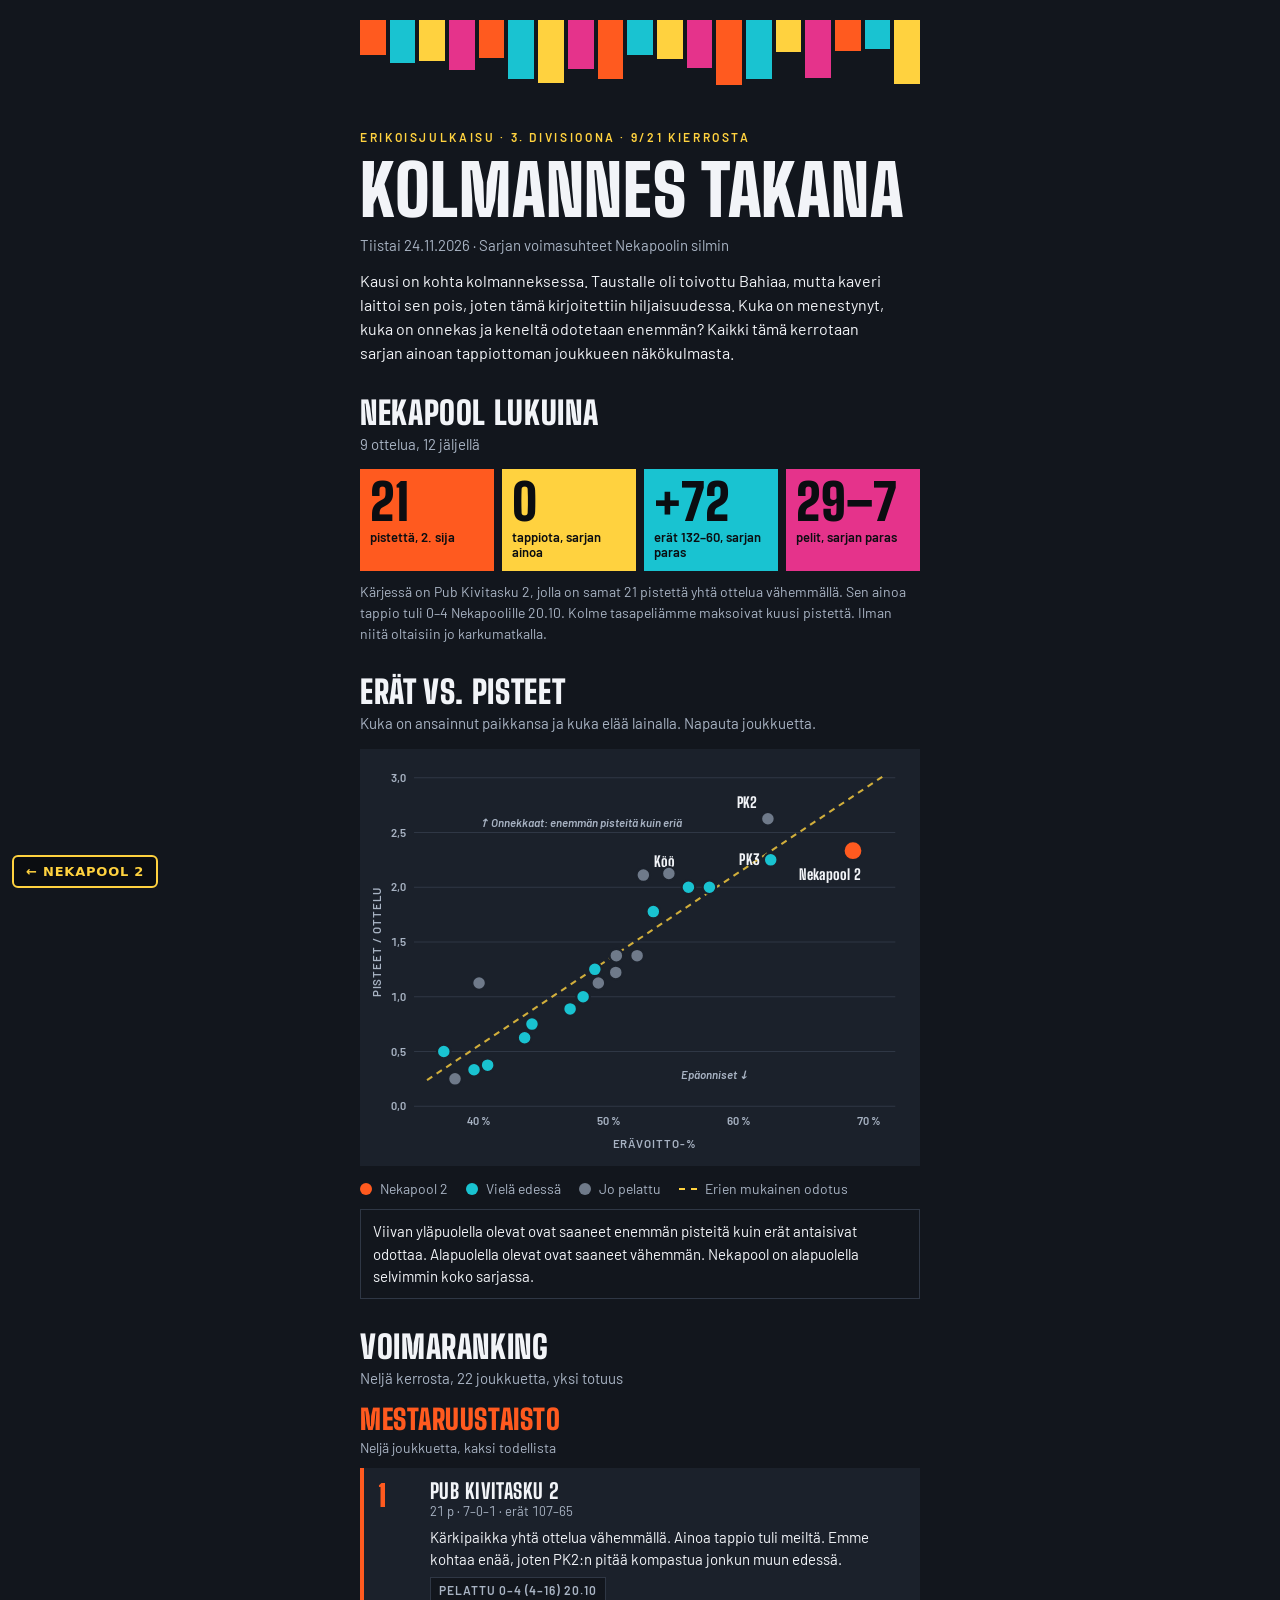
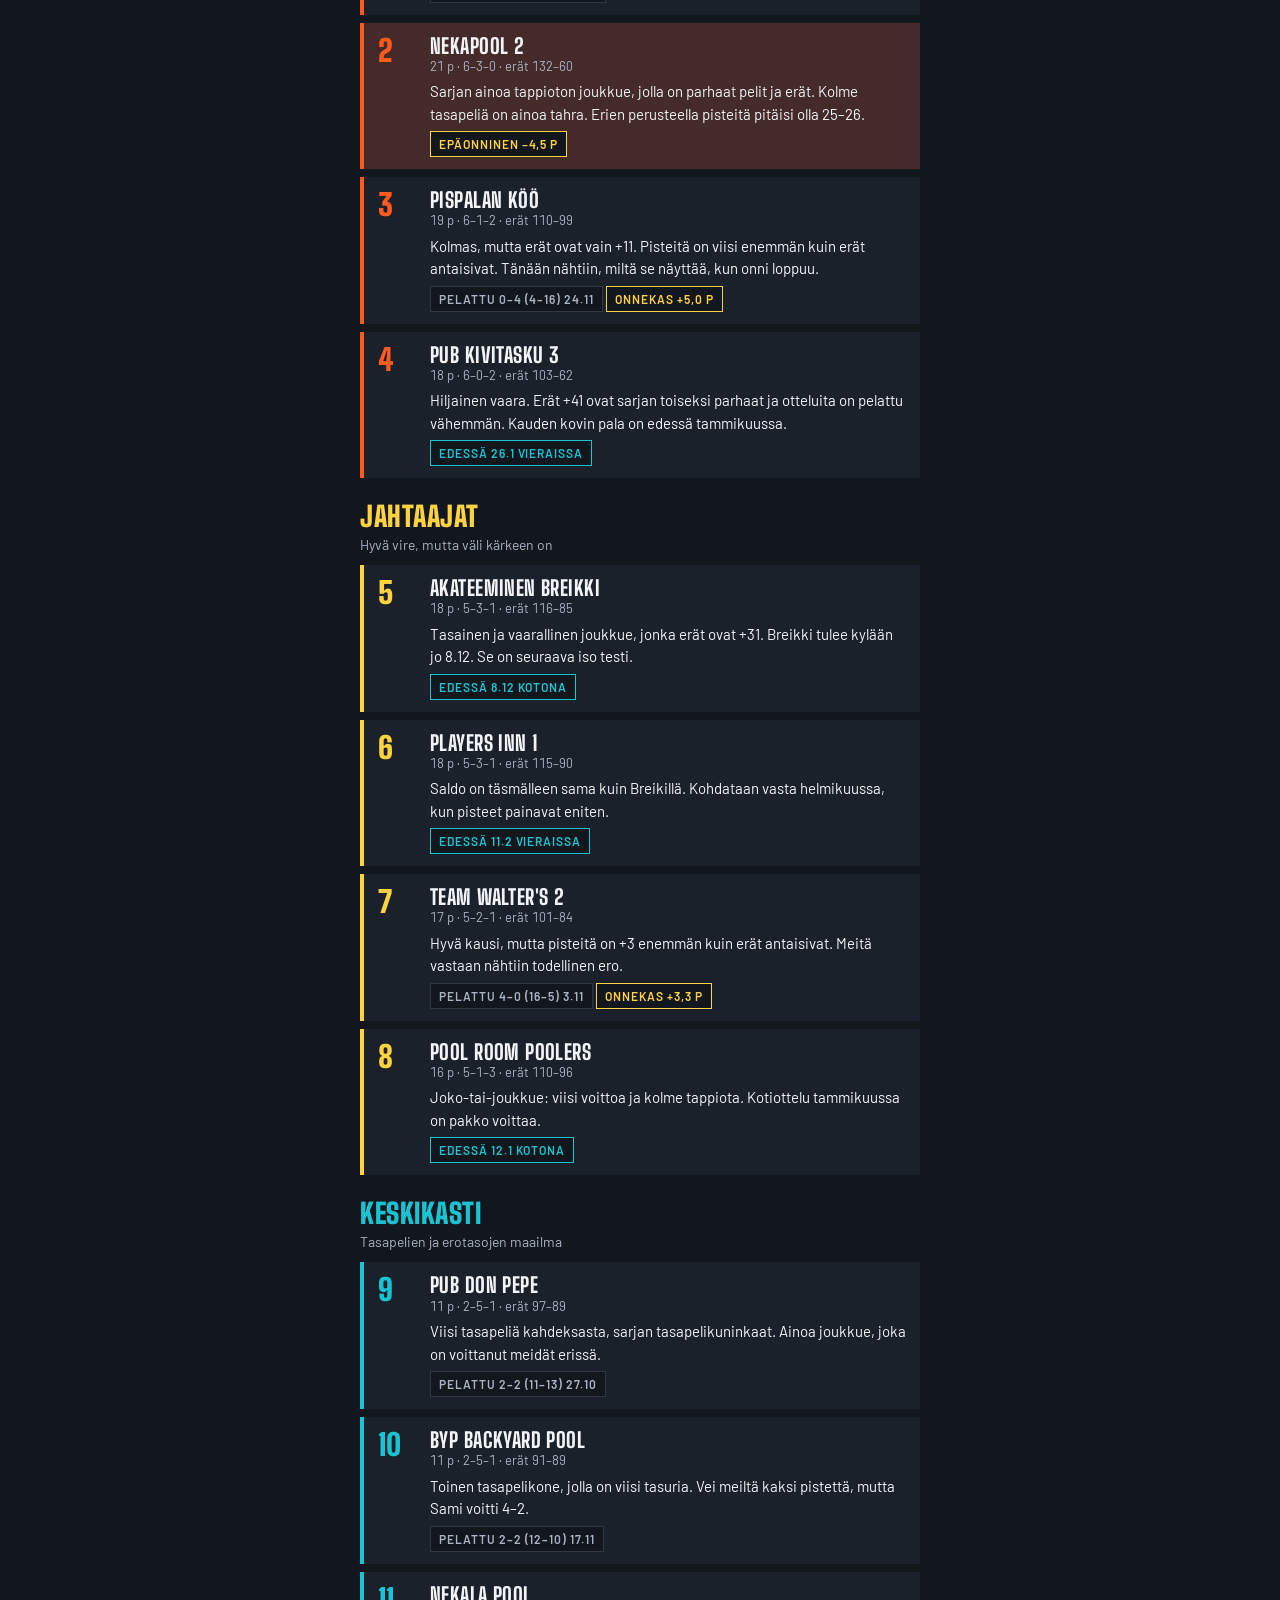
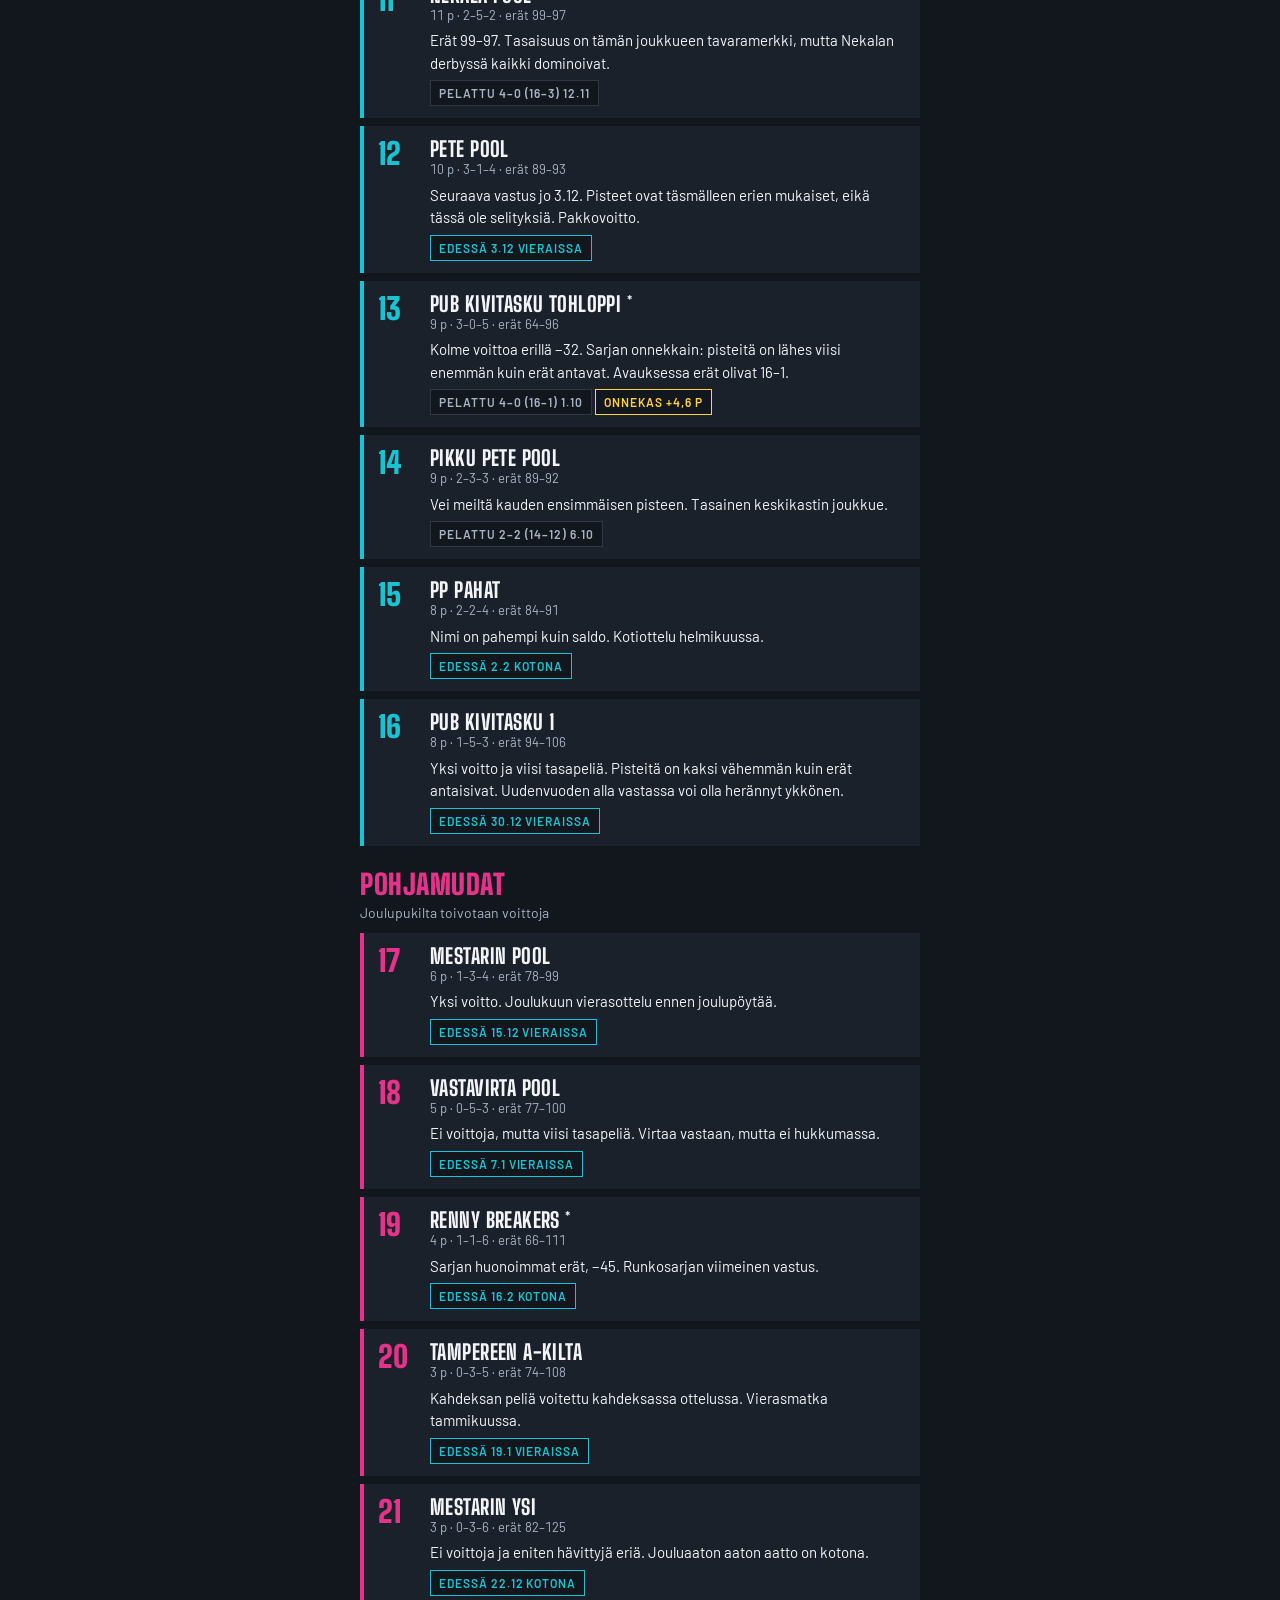
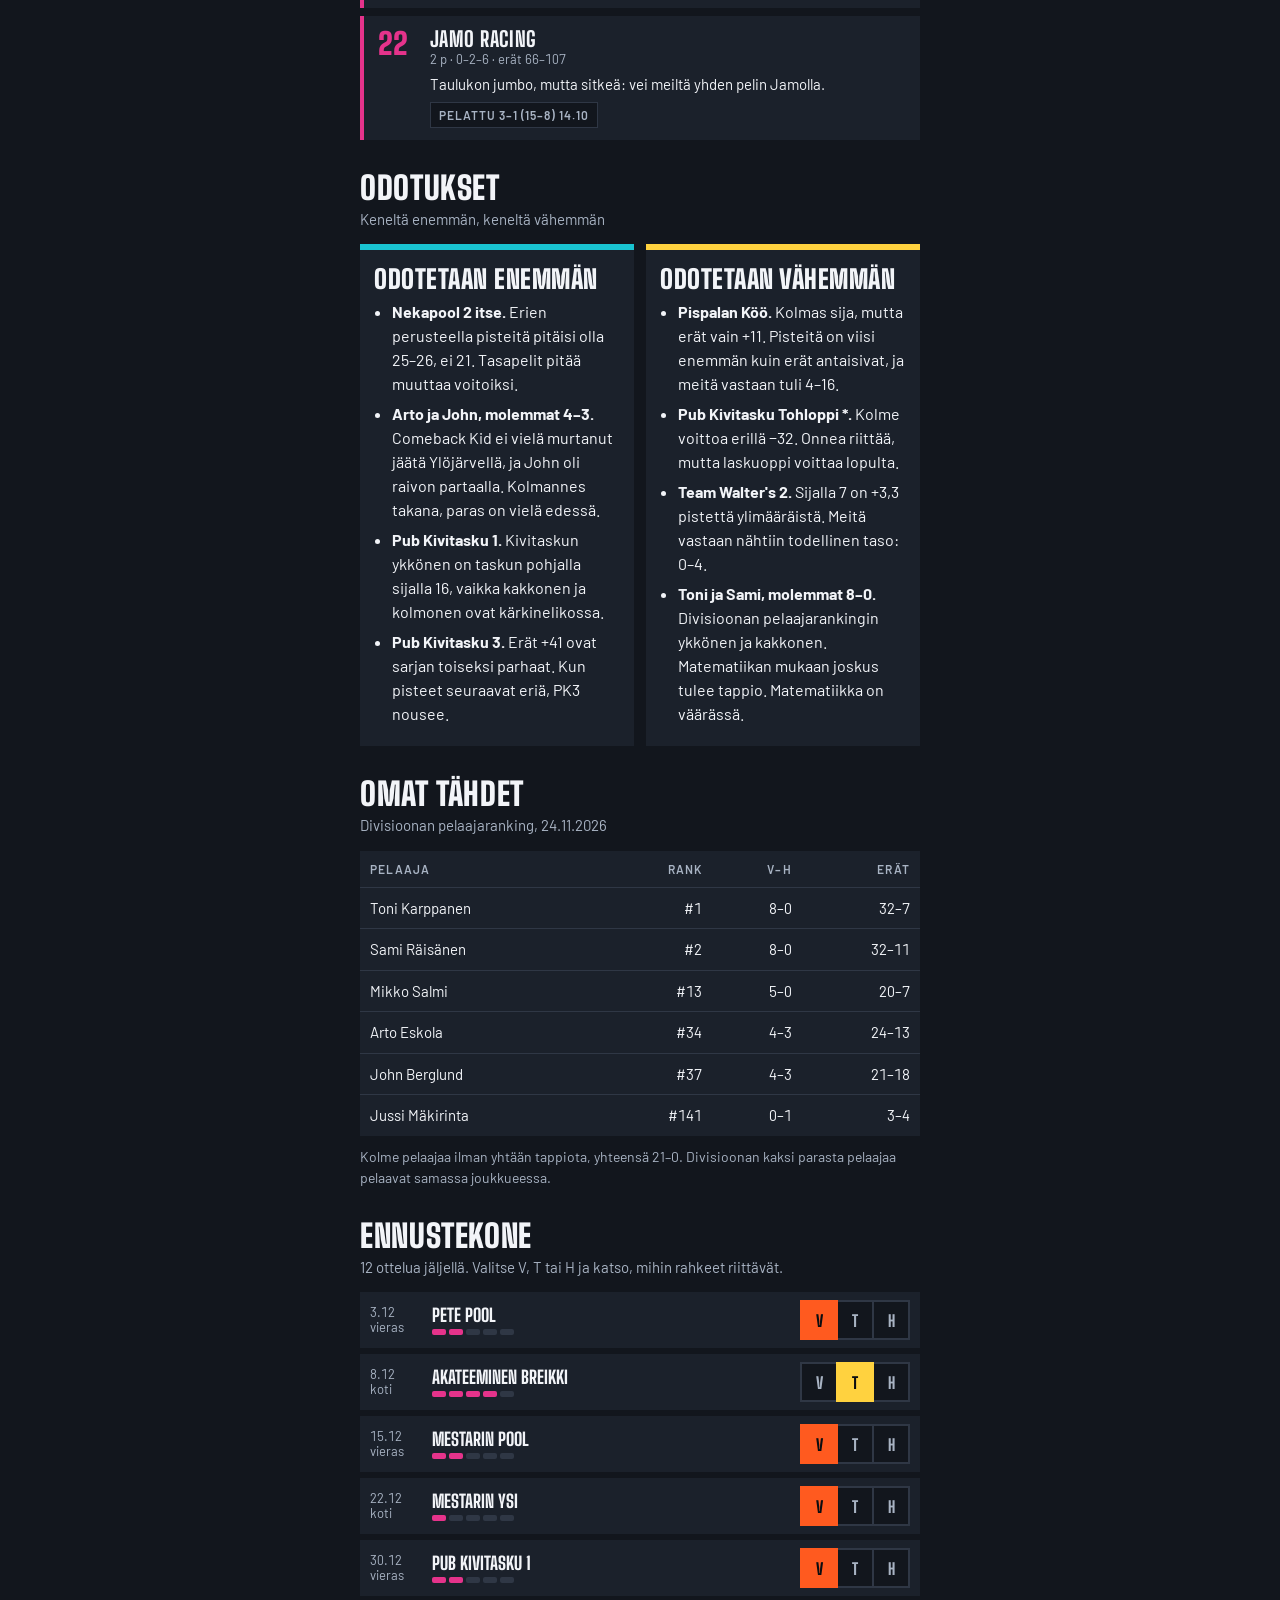
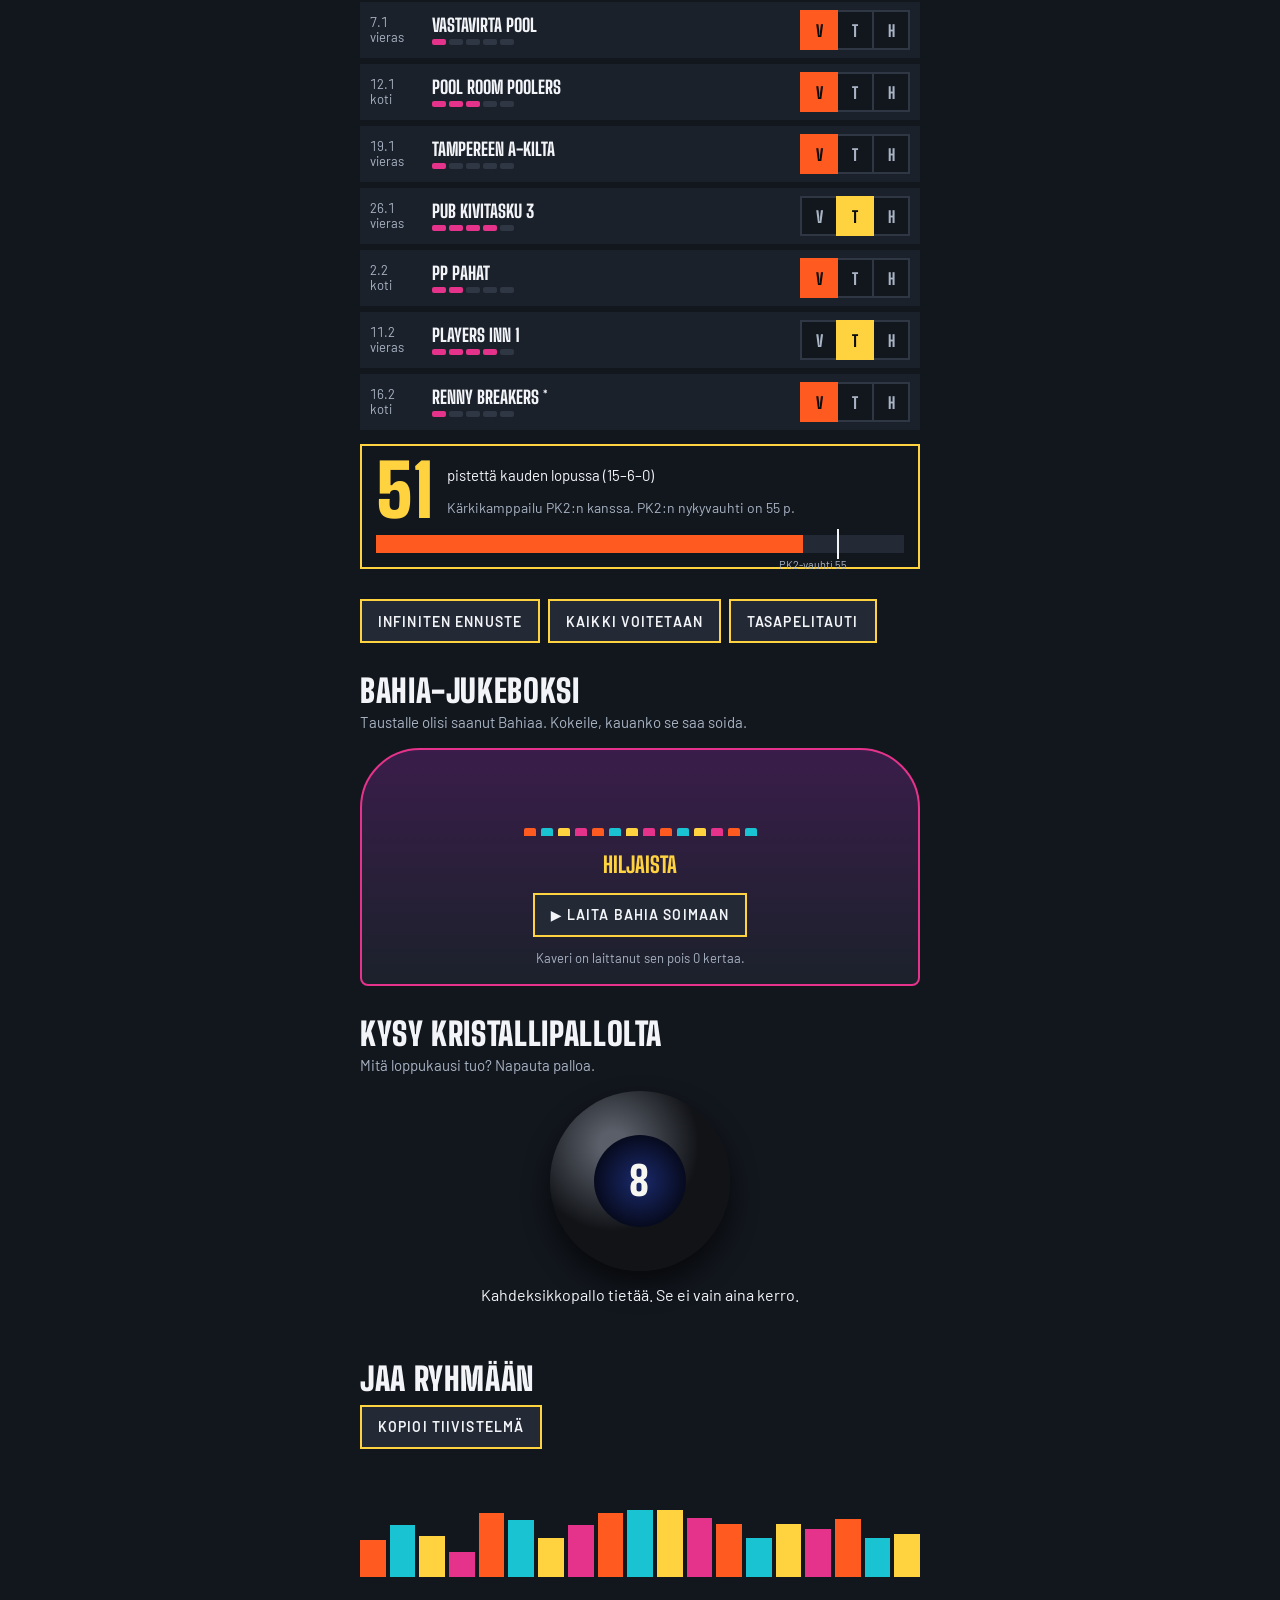
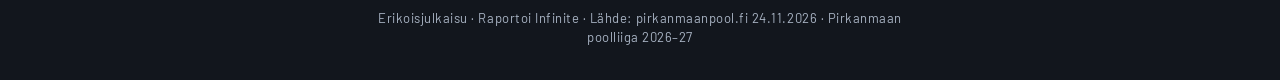
<file: raportit/2026-11-24-erikoisjulkaisu.html>
<!doctype html>
<html lang="fi">
<head>
<meta charset="utf-8">
<meta name="viewport" content="width=device-width,initial-scale=1,viewport-fit=cover">
<meta property="og:type" content="article">
<meta property="og:site_name" content="Nekapool 2">
<meta property="og:title" content="Kolmannes takana – Nekapool 2 erikoisjulkaisu">
<meta property="og:description" content="Kausi kolmanneksessa: voimaranking, erät vs. pisteet, keneltä odotetaan enemmän ja ennustekone loppukaudelle.">
<meta property="og:image" content="https://samppafin.github.io/Nekapool-2/img/nekapool2-og.jpg">
<meta name="twitter:card" content="summary_large_image">
<style>body{margin:0}img{max-width:100%}[hidden]{display:none!important}</style></head><body><a href="../" style="position:fixed;left:12px;bottom:calc(12px + env(safe-area-inset-bottom,0px));z-index:50;background:#0b0d11;color:#ffd23f;border:2px solid #ffd23f;padding:8px 12px;font:600 13px/1 system-ui,sans-serif;letter-spacing:.06em;text-transform:uppercase;text-decoration:none;border-radius:6px">← Nekapool 2</a><title>Kolmannes takana</title>
<link rel="preconnect" href="https://fonts.googleapis.com">
<link rel="preconnect" href="https://fonts.gstatic.com" crossorigin>
<link rel="stylesheet" href="https://fonts.googleapis.com/css2?family=Barlow:wght@400;500;600&family=Big+Shoulders+Display:wght@700;800;900&display=swap">
<style>
/* Layout: kapea ottelujuliste kuten kauden avauksen raportissa. Rytmipalkit avaavat ja päättävät,
   tulostaulu ylhäällä, sitten erät kuplamuovina, pelaajakortit stressileluineen ja lopuksi sarjatilanne.
   Yksi tietoisesti tumma ilme kummassakin teemassa. */
:root {
  --bg: #12161d;
  --panel: #1b212b;
  --panel-2: #232a36;
  --line: #2f3745;
  --fg: #f2f4f8;
  --muted: #a8b3c3;
  --orange: #ff5a1f;
  --cyan: #19c3d1;
  --yellow: #ffd23f;
  --pink: #e5338b;
  --felt: #0f6b4f;
  --felt-dark: #0a4a37;
  --rail: #5a3418;
  --on: #0b0d11;
  --white: #f7f7f2;
  --font-display: 'Big Shoulders Display', 'Arial Narrow', Impact, sans-serif;
  --font-body: 'Barlow', system-ui, -apple-system, 'Segoe UI', sans-serif;
  color-scheme: dark;
}
* { box-sizing: border-box; }
body {
  background: var(--bg);
  color: var(--fg);
  font-family: var(--font-body);
  font-size: 16px;
  line-height: 1.5;
  padding-inline: 16px;
  padding-block: 20px 32px;
}
.wrap { max-width: 560px; margin-inline: auto; display: flex; flex-direction: column; gap: 32px; }
section, header, footer { min-width: 0; }
button { font-family: var(--font-body); -webkit-tap-highlight-color: transparent; }
button:focus-visible { outline: 3px solid var(--yellow); outline-offset: 3px; }

/* rytmipalkit */
.bars { display: flex; gap: 4px; height: 76px; }
.bars.top { align-items: flex-start; }
.bars.bottom { align-items: flex-end; }
.bars i { flex: 1; min-width: 0; display: block; animation: beat 1.8s ease-in-out infinite alternate; }
.bars.top i { transform-origin: top; }
.bars.bottom i { transform-origin: bottom; }
@keyframes beat { from { transform: scaleY(1); } to { transform: scaleY(0.62); } }

/* otsikko */
.hero { display: flex; flex-direction: column; gap: 12px; }
.eyebrow { margin: 0; font-size: 12px; font-weight: 600; letter-spacing: 0.22em; text-transform: uppercase; color: var(--yellow); }
h1 { margin: 0; font-family: var(--font-display); font-weight: 900; font-size: clamp(44px, 13vw, 70px); line-height: 0.92; letter-spacing: 0.01em; text-transform: uppercase; text-wrap: balance; }
.date { margin: 0; color: var(--muted); font-size: 15px; }
.lede { margin: 0; max-width: 60ch; }

/* tulostaulu */
.score { position: relative; display: grid; grid-template-columns: 1fr 1fr; }
.team { min-width: 0; min-height: 156px; padding: 14px 14px 10px; color: var(--on); display: flex; flex-direction: column; justify-content: space-between; gap: 8px; }
.t-neka { background: var(--orange); }
.t-pete { background: var(--cyan); text-align: right; }
.tname { font-family: var(--font-display); font-weight: 800; font-size: 22px; line-height: 1; letter-spacing: 0.04em; text-transform: uppercase; overflow-wrap: anywhere; }
.tnum { font-family: var(--font-display); font-weight: 900; font-size: 104px; line-height: 0.85; font-variant-numeric: tabular-nums; }
.vs { position: absolute; left: 50%; top: 50%; transform: translate(-50%, -50%); width: 48px; height: 48px; border-radius: 50%; background: var(--bg); border: 2px solid var(--yellow); color: var(--yellow); display: grid; place-items: center; font-family: var(--font-display); font-weight: 800; font-size: 20px; }
.score-sub { display: flex; justify-content: space-between; gap: 12px; margin: 10px 0 0; color: var(--muted); font-size: 15px; }
.score-sub b { color: var(--fg); font-variant-numeric: tabular-nums; }

h2 { margin: 0; font-family: var(--font-display); font-weight: 900; font-size: 32px; line-height: 1; letter-spacing: 0.02em; text-transform: uppercase; text-wrap: balance; }
.sub { margin: 4px 0 0; color: var(--muted); font-size: 15px; }
.head { display: flex; align-items: flex-end; justify-content: space-between; gap: 12px; flex-wrap: wrap; }

.btn { font-size: 14px; font-weight: 600; letter-spacing: 0.08em; text-transform: uppercase; min-height: 44px; padding: 10px 16px; color: var(--fg); background: var(--panel-2); border: 2px solid var(--yellow); cursor: pointer; }
.btn:hover { background: var(--line); }

/* kuplamuovi */
.wrapfoil { margin-top: 14px; padding: 14px; background: var(--panel); display: grid; grid-template-columns: repeat(auto-fill, minmax(40px, 1fr)); gap: 8px; touch-action: manipulation; }
.bub { aspect-ratio: 1; max-width: 100%; border-radius: 50%; border: 0; padding: 0; cursor: pointer; position: relative;
  background: radial-gradient(circle at 34% 30%, rgba(255, 255, 255, 0.75) 0 12%, transparent 30%), var(--c);
  box-shadow: inset -4px -6px 10px rgba(0, 0, 0, 0.3), 0 3px 0 rgba(0, 0, 0, 0.35);
  transition: transform 0.12s; }
.bub:active { transform: scale(0.9); }
.bub.popped { background: var(--panel-2); box-shadow: inset 0 3px 6px rgba(0, 0, 0, 0.5); cursor: default; }
.bub.popped::after { content: ''; position: absolute; inset: 30%; border: 2px solid var(--c); border-radius: 50%; opacity: 0.45; clip-path: polygon(0 0, 60% 0, 40% 50%, 70% 100%, 0 100%); }
.legend { display: flex; flex-wrap: wrap; gap: 6px 18px; margin: 12px 0 0; padding: 0; list-style: none; color: var(--muted); font-size: 14px; }
.legend li { display: flex; align-items: center; gap: 8px; }
.legend b { width: 12px; height: 12px; border-radius: 50%; display: block; }
.status { margin: 10px 0 0; font-size: 15px; min-height: 1.5em; }

/* pelaajakortit */
.cards { display: flex; flex-direction: column; gap: 14px; margin-top: 14px; }
.card { display: grid; grid-template-columns: 56px minmax(0, 1fr); gap: 14px; background: var(--panel); padding: 16px; }
.tile { width: 56px; height: 56px; background: var(--c); color: var(--on); font-family: var(--font-display); font-weight: 900; font-size: 40px; line-height: 56px; text-align: center; }
.kick { margin: 0; font-size: 12px; font-weight: 600; letter-spacing: 0.14em; text-transform: uppercase; color: var(--muted); }
h3 { margin: 2px 0 4px; font-family: var(--font-display); font-weight: 900; font-size: 34px; line-height: 1; letter-spacing: 0.02em; text-transform: uppercase; }
.vsline { margin: 0 0 8px; font-size: 14px; color: var(--muted); }
.vsline b { color: var(--c); font-family: var(--font-display); font-size: 22px; font-weight: 900; margin-right: 6px; }
.story { margin: 0; max-width: 62ch; }

.card > .widget { grid-column: 1 / -1; }
.widget { margin-top: 0; padding: 12px; background: var(--bg); border: 1px solid var(--line); }
.wl { margin: 0; font-size: 12px; font-weight: 600; letter-spacing: 0.14em; text-transform: uppercase; color: var(--muted); }
.widget .btn { margin-top: 10px; }

/* Johnin tiikerihäkki */
.cage { position: relative; height: 150px; margin-top: 10px; display: grid; place-items: center; overflow: hidden; background: var(--panel-2); }
.tiger { font-size: 64px; line-height: 1; transition: transform 0.35s cubic-bezier(0.3, 1.6, 0.5, 1); transform: scale(var(--s, 0.55)); }
.cage.free .tiger { animation: roar 0.6s ease-in-out 2; }
@keyframes roar { 50% { transform: scale(1.7) rotate(-6deg); } }
.cbars { position: absolute; inset: 0; display: flex; justify-content: space-evenly; pointer-events: none; }
.cbar { pointer-events: auto; width: 34px; border: 0; background: transparent; cursor: pointer; display: grid; justify-items: center; padding: 0; }
.cbar::before { content: ''; width: 7px; height: 100%; background: linear-gradient(90deg, #6b7380, #c9d0da 45%, #59606b); border-radius: 4px; transition: transform 0.4s, opacity 0.4s; }
.cbar span { position: absolute; bottom: 6px; font-size: 11px; font-weight: 600; letter-spacing: 0.08em; text-transform: uppercase; color: var(--muted); writing-mode: vertical-rl; transform: rotate(180deg); pointer-events: none; }
.cbar.broken { pointer-events: none; }
.cbar.broken::before { transform: translateY(120%) rotate(30deg); opacity: 0; }
.cbar.broken span { opacity: 0; }

/* Samin hermopallo */
.squeeze { display: grid; place-items: center; height: 150px; margin-top: 10px; background: var(--panel-2); touch-action: none; -webkit-user-select: none; user-select: none; }
.ball8 { width: 96px; height: 96px; border-radius: 50%; border: 0; cursor: pointer; display: grid; place-items: center;
  background: radial-gradient(circle at 35% 30%, #5a5f69 0 10%, #111317 46%); box-shadow: 0 10px 18px rgba(0, 0, 0, 0.5);
  transition: transform 0.18s cubic-bezier(0.3, 1.8, 0.5, 1), border-radius 0.18s; touch-action: none; }
.ball8 span { width: 40px; height: 40px; border-radius: 50%; background: var(--white); color: var(--on); font-family: var(--font-display); font-weight: 900; font-size: 26px; line-height: 40px; }
.ball8.squeezed { transform: scale(1.22, 0.74); border-radius: 46% 46% 40% 40%; transition-duration: 0.08s; }
.meter { height: 14px; margin: 10px 0 6px; background: var(--panel-2); overflow: hidden; }
.fill { height: 100%; width: 92%; background: var(--pink); transition: width 0.5s cubic-bezier(0.3, 0.7, 0.2, 1), background-color 0.5s; }

/* Mikon liidutus */
.chalkpad { position: relative; height: 150px; margin-top: 10px; background: var(--panel-2); touch-action: none; overflow: hidden; display: grid; place-items: center; cursor: grab; }
.cue { width: 78%; height: 22px; display: flex; align-items: center; pointer-events: none; }
.cue .shaft { flex: 1; height: 14px; background: linear-gradient(180deg, #f1dcb4, #c99c5c); border-radius: 7px 0 0 7px; }
.cue .ferrule { width: 14px; height: 14px; background: var(--white); }
.cue .tip { width: 14px; height: 14px; border-radius: 0 7px 7px 0; background: color-mix(in srgb, #3b6fd1 calc(var(--chalk, 0) * 1%), #8a5a34); }
.chalkpad .hint { position: absolute; bottom: 8px; font-size: 13px; color: var(--muted); pointer-events: none; }
.dust { position: absolute; width: 6px; height: 6px; border-radius: 50%; background: #5c8ce6; pointer-events: none; animation: dust 0.8s ease-out forwards; }
@keyframes dust { to { transform: translate(var(--dx), var(--dy)); opacity: 0; } }

/* Arton ysi */
.frames { display: flex; flex-wrap: wrap; gap: 6px; margin: 12px 0 2px; align-items: center; }
.fr { width: 30px; height: 30px; border-radius: 50%; display: grid; place-items: center; font-family: var(--font-display); font-weight: 900; font-size: 15px; color: var(--on); }
.fr.w { background: var(--orange); }
.fr.l { background: var(--cyan); }
.fr-cap { width: 100%; font-size: 13px; color: var(--muted); }
.tablewrap { margin-top: 10px; background: var(--rail); padding: 8px; touch-action: none; border-radius: 4px; }
canvas { display: block; width: 100%; max-width: 100%; height: auto; background: var(--felt); cursor: crosshair; }
.row { display: flex; flex-wrap: wrap; gap: 10px; align-items: center; justify-content: space-between; margin-top: 10px; }
.row .btn { margin-top: 0; }

/* sarjatilanne */
.stats { display: grid; grid-template-columns: repeat(3, minmax(0, 1fr)); gap: 8px; margin-top: 14px; }
.stat { background: var(--c); color: var(--on); padding: 12px 10px 10px; display: flex; flex-direction: column; gap: 6px; min-width: 0; }
.stat b { font-family: var(--font-display); font-weight: 900; font-size: 50px; line-height: 0.85; font-variant-numeric: tabular-nums; }
.stat b.sm { font-size: clamp(30px, 9vw, 50px); white-space: nowrap; }
.stat span { font-size: 13px; font-weight: 600; line-height: 1.2; }
.ptable-wrap { overflow-x: auto; margin-top: 14px; background: var(--panel); }
.ptable { width: 100%; border-collapse: collapse; font-size: 15px; }
.ptable th, .ptable td { padding: 9px 10px; text-align: right; border-bottom: 1px solid var(--line); white-space: nowrap; font-variant-numeric: tabular-nums; }
.ptable th { font-size: 12px; font-weight: 600; letter-spacing: 0.1em; text-transform: uppercase; color: var(--muted); }
.ptable th:first-child, .ptable td:first-child { text-align: left; }
.ptable tr:last-child td { border-bottom: 0; }
.note { margin: 10px 0 0; color: var(--muted); font-size: 14px; }

/* jako */
.share { display: flex; flex-direction: column; gap: 10px; align-items: flex-start; }
.share textarea { width: 100%; min-height: 120px; padding: 10px; background: var(--panel); color: var(--fg); border: 1px solid var(--line); font: inherit; font-size: 15px; resize: vertical; }
.foot { text-align: center; color: var(--muted); font-size: 13px; letter-spacing: 0.04em; }

@media (max-width: 380px) {
  .tnum { font-size: 88px; }
  .tname { font-size: 19px; }
  .card { grid-template-columns: 44px minmax(0, 1fr); gap: 12px; padding: 14px; }
  .tile { width: 44px; height: 44px; font-size: 32px; line-height: 44px; }
  .stat b { font-size: 40px; }
}
@media (prefers-reduced-motion: reduce) {
  .bars i, .cage.free .tiger, .dust { animation: none; }
  .fill, .tiger, .ball8, .bub, .cbar::before { transition: none; }
}

/* illan kulku -kaavio */
.chart-wrap { position: relative; margin-top: 14px; background: var(--panel); padding: 12px 8px 8px; }
.chart { display: block; width: 100%; height: auto; touch-action: pan-y; }
.chart .grid { stroke: var(--line); stroke-width: 1; }
.chart .axis { fill: var(--muted); font: 600 11px var(--font-body); font-variant-numeric: tabular-nums; }
.chart .band { fill: var(--panel-2); }
.chart .band-l { fill: var(--muted); font: 700 11px var(--font-body); letter-spacing: 0.08em; text-transform: uppercase; }
.chart .ln { fill: none; stroke-width: 2.5; stroke-linejoin: round; stroke-linecap: round; }
.chart .ln.k { stroke: var(--orange); }
.chart .ln.v { stroke: var(--cyan); }
.chart .dot.k { fill: var(--orange); stroke: var(--panel); stroke-width: 2; }
.chart .dot.v { fill: var(--cyan); stroke: var(--panel); stroke-width: 2; }
.chart .end { font: 800 14px var(--font-display); letter-spacing: 0.02em; }
.chart .end.k { fill: var(--orange); }
.chart .end.v { fill: var(--cyan); }
.chart .cross { stroke: var(--fg); stroke-width: 1; stroke-dasharray: 3 3; opacity: 0.6; }
.tip { position: absolute; pointer-events: none; background: var(--bg); color: var(--fg); border: 1px solid var(--line); padding: 8px 10px; font-size: 13px; line-height: 1.35; min-width: 150px; max-width: 220px; box-shadow: 0 6px 18px rgba(0, 0, 0, 0.5); }
.tip b { font-family: var(--font-display); font-weight: 800; font-size: 16px; }
.tip .sw { display: inline-block; width: 10px; height: 10px; border-radius: 50%; margin-right: 6px; vertical-align: middle; }
.chart-ctl { display: flex; flex-wrap: wrap; gap: 10px; align-items: center; justify-content: space-between; margin-top: 10px; }
.chart-ctl .btn { margin-top: 0; }
.live-score { font-family: var(--font-display); font-weight: 900; font-size: 30px; font-variant-numeric: tabular-nums; }
.live-score .k { color: var(--orange); } .live-score .v { color: var(--cyan); }
.legend.small { margin-top: 8px; }

/* köydenveto */
.tug { display: block; width: 100%; height: auto; margin-top: 10px; }
.tug .zero { stroke: var(--muted); stroke-width: 1; }
.tug .ln { fill: none; stroke: var(--yellow); stroke-width: 2.5; stroke-linejoin: round; }
.tug .pt { fill: var(--yellow); stroke: var(--bg); stroke-width: 2; cursor: pointer; }
.tug .pt.on { fill: var(--fg); }
.tug .side { font: 700 11px var(--font-body); letter-spacing: 0.08em; text-transform: uppercase; }

/* Orlando-generaattori */
.gen { font-family: var(--font-display); font-weight: 800; font-size: 22px; line-height: 1.15; min-height: 2.4em; margin: 10px 0 0; text-transform: uppercase; color: var(--yellow); }
.table-mini { width: 100%; border-collapse: collapse; margin-top: 14px; font-size: 15px; }
.table-mini td, .table-mini th { padding: 8px 6px; border-bottom: 1px solid var(--line); text-align: left; font-variant-numeric: tabular-nums; }
.table-mini th { font-size: 12px; letter-spacing: 0.1em; text-transform: uppercase; color: var(--muted); }
.table-mini .r { text-align: right; }


/* erikoisjulkaisu */
.stats4 { grid-template-columns: repeat(2, minmax(0, 1fr)); }
.sc { display: block; width: 100%; height: auto; touch-action: pan-y; }
.sc .grid { stroke: var(--line); stroke-width: 1; }
.sc .axis { fill: var(--muted); font: 600 11px var(--font-body); font-variant-numeric: tabular-nums; }
.sc .atitle { fill: var(--muted); font: 600 11px var(--font-body); letter-spacing: .08em; text-transform: uppercase; }
.sc .exp { stroke: var(--yellow); stroke-width: 2; stroke-dasharray: 6 5; opacity: .8; }
.sc .expl { fill: var(--yellow); font: 700 11px var(--font-body); letter-spacing: .06em; text-transform: uppercase; }
.sc .zone { fill: var(--muted); font: 600 11px var(--font-body); font-style: italic; }
.sc .pt { stroke: var(--panel); stroke-width: 2; cursor: pointer; }
.sc .pt.neka { fill: var(--orange); }
.sc .pt.edessa { fill: var(--cyan); }
.sc .pt.pelattu { fill: #6f7a8a; }
.sc .pt.on { stroke: var(--fg); stroke-width: 3; }
.sc .hit { fill: transparent; cursor: pointer; }
.sc .dl { fill: var(--fg); font: 800 14px var(--font-display); letter-spacing: .02em; pointer-events: none; }
.sc-info { margin: 10px 0 0; min-height: 4.5em; font-size: 15px; background: var(--bg); border: 1px solid var(--line); padding: 10px 12px; }
.sc-info b { font-family: var(--font-display); font-size: 20px; font-weight: 900; text-transform: uppercase; }
.lgd-dot { width: 12px; height: 12px; border-radius: 50%; display: inline-block; }
.lgd-dash { width: 18px; height: 0; border-top: 2px dashed var(--yellow); display: inline-block; }

.tiers { display: flex; flex-direction: column; gap: 22px; margin-top: 14px; }
.tier h3 { font-size: 28px; color: var(--c); }
.tier .tsub { margin: 0 0 10px; color: var(--muted); font-size: 14px; }
.tm { display: grid; grid-template-columns: 40px minmax(0, 1fr); gap: 4px 12px; background: var(--panel); padding: 12px 14px; border-left: 4px solid var(--c); margin-top: 8px; }
.tm.me { background: color-mix(in srgb, var(--orange) 18%, var(--panel)); }
.tm .rk { font-family: var(--font-display); font-weight: 900; font-size: 30px; line-height: 1; color: var(--c); font-variant-numeric: tabular-nums; }
.tm .nm { font-family: var(--font-display); font-weight: 800; font-size: 21px; line-height: 1.05; text-transform: uppercase; letter-spacing: .02em; overflow-wrap: anywhere; }
.tm .rec { font-size: 13px; color: var(--muted); font-variant-numeric: tabular-nums; }
.tm .cm { grid-column: 2; margin: 4px 0 0; font-size: 15px; }
.tag { display: inline-block; margin-top: 6px; font-size: 12px; font-weight: 600; letter-spacing: .08em; text-transform: uppercase; padding: 3px 8px; border: 1px solid var(--line); color: var(--fg); background: var(--bg); }
.tag.up { border-color: var(--cyan); color: var(--cyan); }
.tag.done { color: var(--muted); }
.tag.luck { border-color: var(--yellow); color: var(--yellow); }

.exps { display: grid; grid-template-columns: 1fr; gap: 12px; margin-top: 14px; }
.expc { background: var(--panel); padding: 14px; border-top: 6px solid var(--c); }
.expc h3 { font-size: 26px; }
.expc ul { margin: 8px 0 0; padding-left: 18px; }
.expc li { margin: 6px 0; }

.road2 { display: flex; flex-direction: column; gap: 6px; margin-top: 14px; }
.fx { display: grid; grid-template-columns: 52px minmax(0, 1fr) auto; gap: 10px; align-items: center; background: var(--panel); padding: 8px 10px; }
.fx .d { font-size: 13px; color: var(--muted); font-variant-numeric: tabular-nums; line-height: 1.2; }
.fx .o { min-width: 0; }
.fx .o b { display: block; font-family: var(--font-display); font-weight: 800; font-size: 18px; text-transform: uppercase; line-height: 1.05; overflow-wrap: anywhere; }
.fx .heat { display: flex; gap: 3px; margin-top: 4px; }
.fx .heat i { width: 14px; height: 6px; background: var(--line); border-radius: 2px; }
.fx .heat i.on { background: var(--pink); }
.seg { display: flex; }
.seg button { width: 38px; height: 40px; border: 2px solid var(--line); background: var(--bg); color: var(--muted); font: 800 16px var(--font-display); cursor: pointer; margin-left: -2px; }
.seg button[aria-pressed="true"].v { background: var(--orange); border-color: var(--orange); color: var(--on); position: relative; }
.seg button[aria-pressed="true"].t { background: var(--yellow); border-color: var(--yellow); color: var(--on); position: relative; }
.seg button[aria-pressed="true"].h { background: var(--cyan); border-color: var(--cyan); color: var(--on); position: relative; }
.proj { margin-top: 14px; background: var(--bg); border: 2px solid var(--yellow); padding: 14px; display: grid; grid-template-columns: auto minmax(0, 1fr); gap: 4px 14px; align-items: center; }
.proj .big { font-family: var(--font-display); font-weight: 900; font-size: 72px; line-height: .85; color: var(--yellow); font-variant-numeric: tabular-nums; grid-row: span 2; }
.proj .pl { font-size: 15px; }
.proj .pv { font-size: 14px; color: var(--muted); }
.pbar { grid-column: 1 / -1; position: relative; height: 18px; background: var(--panel-2); margin-top: 10px; }
.pbar .f { position: absolute; inset: 0 auto 0 0; background: var(--orange); transition: width .35s cubic-bezier(.3,.7,.2,1); }
.pbar .m { position: absolute; top: -6px; bottom: -6px; width: 2px; background: var(--fg); }
.pbar .ml { position: absolute; top: 22px; transform: translateX(-85%); font-size: 11px; color: var(--muted); white-space: nowrap; }
.preset { display: flex; flex-wrap: wrap; gap: 8px; margin-top: 30px; }
.preset .btn { margin-top: 0; }

/* jukeboksi */
.juke { margin-top: 14px; background: linear-gradient(180deg, #3a1d4a, #1b212b); padding: 16px; display: grid; gap: 12px; justify-items: center; text-align: center; border: 2px solid var(--pink); border-radius: 60px 60px 8px 8px; }
.eq { display: flex; gap: 5px; height: 70px; align-items: flex-end; }
.eq i { width: 12px; height: 8px; background: var(--c); border-radius: 2px 2px 0 0; transition: height .09s; }
.juke .now { font-family: var(--font-display); font-weight: 800; font-size: 22px; text-transform: uppercase; color: var(--yellow); min-height: 1.2em; }
.juke .cnt { font-size: 13px; color: var(--muted); }
.juke.off { animation: thud .4s; }
@keyframes thud { 30% { transform: translateY(4px) rotate(-1deg); } 60% { transform: translateY(-2px) rotate(1deg); } }

/* kristallipallo */
.oracle { margin-top: 14px; display: grid; justify-items: center; gap: 12px; }
.ball { width: 180px; height: 180px; border-radius: 50%; border: 0; cursor: pointer; display: grid; place-items: center;
  background: radial-gradient(circle at 35% 30%, #5a5f69 0 8%, #111317 50%); box-shadow: 0 14px 26px rgba(0,0,0,.6); }
.ball .win { width: 92px; height: 92px; border-radius: 50%; background: radial-gradient(circle, #1a2a6c, #070b1f 70%); display: grid; place-items: center; padding: 8px; }
.ball .win span { color: #9fd8ff; font: 700 11px/1.2 var(--font-body); text-transform: uppercase; letter-spacing: .04em; text-align: center; transition: opacity .3s; }
.ball .win span.big8 { font: 900 40px/1 var(--font-display); color: var(--white); }
.ball.shake { animation: shake .6s; }
@keyframes shake { 20% { transform: translate(-8px, 2px) rotate(-6deg); } 40% { transform: translate(8px, -2px) rotate(6deg); } 60% { transform: translate(-6px, 0) rotate(-4deg); } 80% { transform: translate(4px, 0) rotate(3deg); } }
.oracle p { margin: 0; text-align: center; min-height: 3em; max-width: 40ch; }

@media (min-width: 520px) { .exps { grid-template-columns: 1fr 1fr; } .stats4 { grid-template-columns: repeat(4, minmax(0, 1fr)); } }
@media (prefers-reduced-motion: reduce) { .ball.shake, .juke.off { animation: none; } .pbar .f, .eq i { transition: none; } }
</style>
<div class="wrap">
  <div class="bars top" id="barsTop" aria-hidden="true"></div>

  <header class="hero">
    <p class="eyebrow">Erikoisjulkaisu · 3. divisioona · 9/21 kierrosta</p>
    <h1>Kolmannes takana</h1>
    <p class="date">Tiistai 24.11.2026 · Sarjan voimasuhteet Nekapoolin silmin</p>
    <p class="lede">Kausi on kohta kolmanneksessa. Taustalle oli toivottu Bahiaa, mutta kaveri laittoi sen pois, joten tämä kirjoitettiin hiljaisuudessa. Kuka on menestynyt, kuka on onnekas ja keneltä odotetaan enemmän? Kaikki tämä kerrotaan sarjan ainoan tappiottoman joukkueen näkökulmasta.</p>
  </header>

  <section aria-labelledby="kH">
    <div class="head"><div><h2 id="kH">Nekapool lukuina</h2><p class="sub">9 ottelua, 12 jäljellä</p></div></div>
    <div class="stats stats4">
      <div class="stat" style="--c: var(--orange)"><b>21</b><span>pistettä, 2. sija</span></div>
      <div class="stat" style="--c: var(--yellow)"><b>0</b><span>tappiota, sarjan ainoa</span></div>
      <div class="stat" style="--c: var(--cyan)"><b class="sm">+72</b><span>erät 132–60, sarjan paras</span></div>
      <div class="stat" style="--c: var(--pink)"><b class="sm">29–7</b><span>pelit, sarjan paras</span></div>
    </div>
    <p class="note">Kärjessä on Pub Kivitasku 2, jolla on samat 21 pistettä yhtä ottelua vähemmällä. Sen ainoa tappio tuli 0–4 Nekapoolille 20.10. Kolme tasapeliämme maksoivat kuusi pistettä. Ilman niitä oltaisiin jo karkumatkalla.</p>
  </section>

  <section aria-labelledby="scH">
    <div class="head"><div><h2 id="scH">Erät vs. pisteet</h2><p class="sub">Kuka on ansainnut paikkansa ja kuka elää lainalla. Napauta joukkuetta.</p></div></div>
    <div class="chart-wrap"><svg class="sc" id="sc" viewBox="0 0 520 380" role="img" aria-label="Hajontakaavio: erävoittoprosentti vaaka-akselilla, pisteet per ottelu pystyakselilla, 22 joukkuetta"></svg></div>
    <ul class="legend">
      <li><span class="lgd-dot" style="background: var(--orange)"></span>Nekapool 2</li>
      <li><span class="lgd-dot" style="background: var(--cyan)"></span>Vielä edessä</li>
      <li><span class="lgd-dot" style="background: #6f7a8a"></span>Jo pelattu</li>
      <li><span class="lgd-dash"></span>Erien mukainen odotus</li>
    </ul>
    <p class="sc-info" id="scInfo" aria-live="polite">Viivan yläpuolella olevat ovat saaneet enemmän pisteitä kuin erät antaisivat odottaa. Alapuolella olevat ovat saaneet vähemmän. Nekapool on alapuolella selvimmin koko sarjassa.</p>
  </section>

  <section aria-labelledby="tH">
    <div class="head"><div><h2 id="tH">Voimaranking</h2><p class="sub">Neljä kerrosta, 22 joukkuetta, yksi totuus</p></div></div>
    <div class="tiers" id="tiers"></div>
  </section>

  <section aria-labelledby="eH">
    <div class="head"><div><h2 id="eH">Odotukset</h2><p class="sub">Keneltä enemmän, keneltä vähemmän</p></div></div>
    <div class="exps">
      <div class="expc" style="--c: var(--cyan)">
        <h3>Odotetaan enemmän</h3>
        <ul>
          <li><b>Nekapool 2 itse.</b> Erien perusteella pisteitä pitäisi olla 25–26, ei 21. Tasapelit pitää muuttaa voitoiksi.</li>
          <li><b>Arto ja John, molemmat 4–3.</b> Comeback Kid ei vielä murtanut jäätä Ylöjärvellä, ja John oli raivon partaalla. Kolmannes takana, paras on vielä edessä.</li>
          <li><b>Pub Kivitasku 1.</b> Kivitaskun ykkönen on taskun pohjalla sijalla 16, vaikka kakkonen ja kolmonen ovat kärkinelikossa.</li>
          <li><b>Pub Kivitasku 3.</b> Erät +41 ovat sarjan toiseksi parhaat. Kun pisteet seuraavat eriä, PK3 nousee.</li>
        </ul>
      </div>
      <div class="expc" style="--c: var(--yellow)">
        <h3>Odotetaan vähemmän</h3>
        <ul>
          <li><b>Pispalan Köö.</b> Kolmas sija, mutta erät vain +11. Pisteitä on viisi enemmän kuin erät antaisivat, ja meitä vastaan tuli 4–16.</li>
          <li><b>Pub Kivitasku Tohloppi *.</b> Kolme voittoa erillä −32. Onnea riittää, mutta laskuoppi voittaa lopulta.</li>
          <li><b>Team Walter's 2.</b> Sijalla 7 on +3,3 pistettä ylimääräistä. Meitä vastaan nähtiin todellinen taso: 0–4.</li>
          <li><b>Toni ja Sami, molemmat 8–0.</b> Divisioonan pelaajarankingin ykkönen ja kakkonen. Matematiikan mukaan joskus tulee tappio. Matematiikka on väärässä.</li>
        </ul>
      </div>
    </div>
  </section>

  <section aria-labelledby="pH">
    <div class="head"><div><h2 id="pH">Omat tähdet</h2><p class="sub">Divisioonan pelaajaranking, 24.11.2026</p></div></div>
    <div class="ptable-wrap"><table class="ptable">
      <thead><tr><th>Pelaaja</th><th>Rank</th><th>V–H</th><th>Erät</th></tr></thead>
      <tbody>
        <tr><td>Toni Karppanen</td><td>#1</td><td>8–0</td><td>32–7</td></tr>
        <tr><td>Sami Räisänen</td><td>#2</td><td>8–0</td><td>32–11</td></tr>
        <tr><td>Mikko Salmi</td><td>#13</td><td>5–0</td><td>20–7</td></tr>
        <tr><td>Arto Eskola</td><td>#34</td><td>4–3</td><td>24–13</td></tr>
        <tr><td>John Berglund</td><td>#37</td><td>4–3</td><td>21–18</td></tr>
        <tr><td>Jussi Mäkirinta</td><td>#141</td><td>0–1</td><td>3–4</td></tr>
      </tbody>
    </table></div>
    <p class="note">Kolme pelaajaa ilman yhtään tappiota, yhteensä 21–0. Divisioonan kaksi parasta pelaajaa pelaavat samassa joukkueessa.</p>
  </section>

  <section aria-labelledby="fH">
    <div class="head"><div><h2 id="fH">Ennustekone</h2><p class="sub">12 ottelua jäljellä. Valitse V, T tai H ja katso, mihin rahkeet riittävät.</p></div></div>
    <div class="road2" id="road2"></div>
    <div class="proj" aria-live="polite">
      <div class="big" id="projP">51</div>
      <div class="pl" id="projL">pistettä kauden lopussa</div>
      <div class="pv" id="projV">PK2:n nykyvauhdilla 55 p</div>
      <div class="pbar"><div class="f" id="projF"></div><div class="m" id="projM"></div><div class="ml" id="projML">PK2-vauhti</div></div>
    </div>
    <div class="preset">
      <button class="btn" type="button" data-p="infinite">Infiniten ennuste</button>
      <button class="btn" type="button" data-p="all">Kaikki voitetaan</button>
      <button class="btn" type="button" data-p="draws">Tasapelitauti</button>
    </div>
  </section>

  <section aria-labelledby="jH">
    <div class="head"><div><h2 id="jH">Bahia-jukeboksi</h2><p class="sub">Taustalle olisi saanut Bahiaa. Kokeile, kauanko se saa soida.</p></div></div>
    <div class="juke" id="juke">
      <div class="eq" id="eq" aria-hidden="true"></div>
      <div class="now" id="jNow">Hiljaista</div>
      <button class="btn" type="button" id="jBtn">▶ Laita Bahia soimaan</button>
      <div class="cnt" id="jCnt">Kaveri on laittanut sen pois 0 kertaa.</div>
    </div>
  </section>

  <section aria-labelledby="oH">
    <div class="head"><div><h2 id="oH">Kysy kristallipallolta</h2><p class="sub">Mitä loppukausi tuo? Napauta palloa.</p></div></div>
    <div class="oracle">
      <button class="ball" type="button" id="ball" aria-label="Ravista kristallipalloa"><span class="win"><span class="big8" id="ballT">8</span></span></button>
      <p id="ballText" aria-live="polite">Kahdeksikkopallo tietää. Se ei vain aina kerro.</p>
    </div>
  </section>

  <section class="share" aria-labelledby="shH">
    <h2 id="shH">Jaa ryhmään</h2>
    <button class="btn" type="button" id="copyBtn">Kopioi tiivistelmä</button>
    <p class="note" id="copyNote" aria-live="polite"></p>
    <textarea id="shareText" hidden readonly></textarea>
  </section>

  <div class="bars bottom" id="barsBottom" aria-hidden="true"></div>
  <footer class="foot">Erikoisjulkaisu · Raportoi Infinite · Lähde: pirkanmaanpool.fi 24.11.2026 · Pirkanmaan poolliiga 2026–27</footer>
</div>

<script>
(function () {
  var reduce = window.matchMedia && window.matchMedia('(prefers-reduced-motion: reduce)').matches;
  var COLORS = ['var(--orange)', 'var(--cyan)', 'var(--yellow)', 'var(--pink)'];
  var NS = 'http://www.w3.org/2000/svg';
  function $(id) { return document.getElementById(id); }
  function s(tag, attrs, parent) { var e = document.createElementNS(NS, tag); for (var k in attrs) e.setAttribute(k, attrs[k]); if (parent) parent.appendChild(e); return e; }
  function h(tag, cls, html, parent) { var e = document.createElement(tag); if (cls) e.className = cls; if (html != null) e.innerHTML = html; if (parent) parent.appendChild(e); return e; }
  function buzz(ms) { try { if (navigator.vibrate) navigator.vibrate(ms); } catch (e) { /* ei värinää */ } }
  function bars(id, seed) {
    var el = $(id), x = seed;
    function rnd() { x = (x * 1664525 + 1013904223) % 4294967296; return x / 4294967296; }
    for (var i = 0; i < 19; i++) {
      var b = document.createElement('i');
      b.style.height = (24 + Math.round(rnd() * 46)) + 'px';
      b.style.background = COLORS[i % 4];
      b.style.animationDelay = '-' + (rnd() * 1.8).toFixed(2) + 's';
      el.appendChild(b);
    }
  }
  bars('barsTop', 33);
  bars('barsBottom', 99);

  /* Sarjataulukko 24.11.2026: [sija, nimi, O, V, T, H, pelit+, pelit-, erät+, erät-, P, kerros, vs Nekapool, kommentti] */
  var T = [
    [1, 'Pub Kivitasku 2', 8, 7, 0, 1, 24, 8, 107, 65, 21, 0, 'p:0–4 (4–16) 20.10', 'Kärkipaikka yhtä ottelua vähemmällä. Ainoa tappio tuli meiltä. Emme kohtaa enää, joten PK2:n pitää kompastua jonkun muun edessä.'],
    [2, 'Nekapool 2', 9, 6, 3, 0, 29, 7, 132, 60, 21, 0, '', 'Sarjan ainoa tappioton joukkue, jolla on parhaat pelit ja erät. Kolme tasapeliä on ainoa tahra. Erien perusteella pisteitä pitäisi olla 25–26.'],
    [3, 'Pispalan Köö', 9, 6, 1, 2, 22, 14, 110, 99, 19, 0, 'p:0–4 (4–16) 24.11', 'Kolmas, mutta erät ovat vain +11. Pisteitä on viisi enemmän kuin erät antaisivat. Tänään nähtiin, miltä se näyttää, kun onni loppuu.'],
    [4, 'Pub Kivitasku 3', 8, 6, 0, 2, 22, 10, 103, 62, 18, 0, 'u:26.1 vieraissa', 'Hiljainen vaara. Erät +41 ovat sarjan toiseksi parhaat ja otteluita on pelattu vähemmän. Kauden kovin pala on edessä tammikuussa.'],
    [5, 'Akateeminen Breikki', 9, 5, 3, 1, 23, 13, 116, 85, 18, 1, 'u:8.12 kotona', 'Tasainen ja vaarallinen joukkue, jonka erät ovat +31. Breikki tulee kylään jo 8.12. Se on seuraava iso testi.'],
    [6, 'Players Inn 1', 9, 5, 3, 1, 23, 13, 115, 90, 18, 1, 'u:11.2 vieraissa', 'Saldo on täsmälleen sama kuin Breikillä. Kohdataan vasta helmikuussa, kun pisteet painavat eniten.'],
    [7, "Team Walter's 2", 8, 5, 2, 1, 21, 11, 101, 84, 17, 1, 'p:4–0 (16–5) 3.11', 'Hyvä kausi, mutta pisteitä on +3 enemmän kuin erät antaisivat. Meitä vastaan nähtiin todellinen ero.'],
    [8, 'Pool Room Poolers', 9, 5, 1, 3, 20, 16, 110, 96, 16, 1, 'u:12.1 kotona', 'Joko-tai-joukkue: viisi voittoa ja kolme tappiota. Kotiottelu tammikuussa on pakko voittaa.'],
    [9, 'Pub Don Pepe', 8, 2, 5, 1, 17, 15, 97, 89, 11, 2, 'p:2–2 (11–13) 27.10', 'Viisi tasapeliä kahdeksasta, sarjan tasapelikuninkaat. Ainoa joukkue, joka on voittanut meidät erissä.'],
    [10, 'ByP Backyard Pool', 8, 2, 5, 1, 16, 16, 91, 89, 11, 2, 'p:2–2 (12–10) 17.11', 'Toinen tasapelikone, jolla on viisi tasuria. Vei meiltä kaksi pistettä, mutta Sami voitti 4–2.'],
    [11, 'Nekala Pool', 9, 2, 5, 2, 18, 18, 99, 97, 11, 2, 'p:4–0 (16–3) 12.11', 'Erät 99–97. Tasaisuus on tämän joukkueen tavaramerkki, mutta Nekalan derbyssä kaikki dominoivat.'],
    [12, 'Pete Pool', 8, 3, 1, 4, 16, 16, 89, 93, 10, 2, 'u:3.12 vieraissa', 'Seuraava vastus jo 3.12. Pisteet ovat täsmälleen erien mukaiset, eikä tässä ole selityksiä. Pakkovoitto.'],
    [13, 'Pub Kivitasku Tohloppi *', 8, 3, 0, 5, 12, 20, 64, 96, 9, 2, 'p:4–0 (16–1) 1.10', 'Kolme voittoa erillä −32. Sarjan onnekkain: pisteitä on lähes viisi enemmän kuin erät antavat. Avauksessa erät olivat 16–1.'],
    [14, 'Pikku Pete Pool', 8, 2, 3, 3, 15, 17, 89, 92, 9, 2, 'p:2–2 (14–12) 6.10', 'Vei meiltä kauden ensimmäisen pisteen. Tasainen keskikastin joukkue.'],
    [15, 'PP Pahat', 8, 2, 2, 4, 14, 18, 84, 91, 8, 2, 'u:2.2 kotona', 'Nimi on pahempi kuin saldo. Kotiottelu helmikuussa.'],
    [16, 'Pub Kivitasku 1', 9, 1, 5, 3, 15, 21, 94, 106, 8, 2, 'u:30.12 vieraissa', 'Yksi voitto ja viisi tasapeliä. Pisteitä on kaksi vähemmän kuin erät antaisivat. Uudenvuoden alla vastassa voi olla herännyt ykkönen.'],
    [17, 'Mestarin Pool', 8, 1, 3, 4, 13, 19, 78, 99, 6, 3, 'u:15.12 vieraissa', 'Yksi voitto. Joulukuun vierasottelu ennen joulupöytää.'],
    [18, 'Vastavirta Pool', 8, 0, 5, 3, 12, 20, 77, 100, 5, 3, 'u:7.1 vieraissa', 'Ei voittoja, mutta viisi tasapeliä. Virtaa vastaan, mutta ei hukkumassa.'],
    [19, 'Renny Breakers *', 8, 1, 1, 6, 9, 23, 66, 111, 4, 3, 'u:16.2 kotona', 'Sarjan huonoimmat erät, −45. Runkosarjan viimeinen vastus.'],
    [20, 'Tampereen A-Kilta', 8, 0, 3, 5, 8, 24, 74, 108, 3, 3, 'u:19.1 vieraissa', 'Kahdeksan peliä voitettu kahdeksassa ottelussa. Vierasmatka tammikuussa.'],
    [21, 'Mestarin Ysi', 9, 0, 3, 6, 10, 26, 82, 125, 3, 3, 'u:22.12 kotona', 'Ei voittoja ja eniten hävittyjä eriä. Jouluaaton aaton aatto on kotona.'],
    [22, 'Jamo Racing', 8, 0, 2, 6, 9, 23, 66, 107, 2, 3, 'p:3–1 (15–8) 14.10', 'Taulukon jumbo, mutta sitkeä: vei meiltä yhden pelin Jamolla.']
  ];
  var TEAMS = T.map(function (r) {
    var vs = r[12], st = vs ? (vs.charAt(0) === 'u' ? 'edessa' : 'pelattu') : 'neka';
    return { sija: r[0], nimi: r[1], o: r[2], v: r[3], t: r[4], hv: r[5], pp: r[6], pm: r[7], ep: r[8], em: r[9], p: r[10], kerros: r[11], vs: vs.slice(2), st: st, cm: r[13],
      ek: r[8] / (r[8] + r[9]), ppo: r[10] / r[2] };
  });

  /* Odotusviiva: pisteet per ottelu erävoittoprosentin funktiona (pienimmän neliösumman suora) */
  var n = TEAMS.length, mx = 0, my = 0;
  TEAMS.forEach(function (t) { mx += t.ek / n; my += t.ppo / n; });
  var num = 0, den = 0;
  TEAMS.forEach(function (t) { num += (t.ek - mx) * (t.ppo - my); den += (t.ek - mx) * (t.ek - mx); });
  var B = num / den, A = my - B * mx;
  TEAMS.forEach(function (t) { t.odotus = (A + B * t.ek) * t.o; t.ero = t.p - t.odotus; });
  function fi(x, d) { return x.toFixed(d == null ? 1 : d).replace('.', ','); }

  /* hajontakaavio */
  var sc = $('sc'), info = $('scInfo');
  var L = 44, R = 504, TOP = 16, BOT = 330, X0 = 0.35, X1 = 0.72, Y0 = 0, Y1 = 3;
  function px(v) { return L + (v - X0) / (X1 - X0) * (R - L); }
  function py(v) { return BOT - (v - Y0) / (Y1 - Y0) * (BOT - TOP); }
  [0, 0.5, 1, 1.5, 2, 2.5, 3].forEach(function (v) {
    s('line', { x1: L, x2: R, y1: py(v), y2: py(v), class: 'grid' }, sc);
    s('text', { x: L - 8, y: py(v) + 4, 'text-anchor': 'end', class: 'axis' }, sc).textContent = fi(v);
  });
  [0.4, 0.5, 0.6, 0.7].forEach(function (v) {
    s('text', { x: px(v), y: BOT + 18, 'text-anchor': 'middle', class: 'axis' }, sc).textContent = Math.round(v * 100) + ' %';
  });
  s('text', { x: (L + R) / 2, y: BOT + 40, 'text-anchor': 'middle', class: 'atitle' }, sc).textContent = 'Erävoitto-%';
  s('text', { x: 12, y: (TOP + BOT) / 2, 'text-anchor': 'middle', class: 'atitle', transform: 'rotate(-90 12 ' + (TOP + BOT) / 2 + ')' }, sc).textContent = 'Pisteet / ottelu';
  var xa = 0.36, xb = 0.71;
  s('line', { x1: px(xa), y1: py(A + B * xa), x2: px(xb), y2: py(A + B * xb), class: 'exp' }, sc);
  s('text', { x: px(0.40), y: py(2.55), class: 'zone' }, sc).textContent = '↑ Onnekkaat: enemmän pisteitä kuin eriä';
  s('text', { x: px(0.555), y: py(0.25), class: 'zone' }, sc).textContent = 'Epäonniset ↓';
  var dots = [];
  function pick(t, dot) {
    dots.forEach(function (d) { d.classList.remove('on'); }); dot.classList.add('on');
    var sign = t.ero >= 0 ? '+' : '−';
    var vs = t.st === 'neka' ? 'Tämä olemme me.' : (t.st === 'edessa' ? 'Vielä edessä: ' + t.vs + '.' : 'Meitä vastaan: ' + t.vs + '.');
    info.innerHTML = '<b>' + t.sija + '. ' + t.nimi + '</b><br>' + t.p + ' p ' + t.o + ' ottelusta, erät ' + t.ep + '–' + t.em + ' (' + fi(t.ek * 100) + ' %). Erien mukainen odotus on ' + fi(t.odotus) + ' p, joten ero on ' + sign + fi(Math.abs(t.ero)) + '. ' + vs;
    buzz(8);
  }
  TEAMS.slice().sort(function (a, b) { return (a.st === 'neka') - (b.st === 'neka'); }).forEach(function (t) {
    var cx = px(t.ek), cy = py(t.ppo);
    var dot = s('circle', { cx: cx, cy: cy, r: t.st === 'neka' ? 9 : 6.5, class: 'pt ' + t.st }, sc);
    var hit = s('circle', { cx: cx, cy: cy, r: 14, class: 'hit', tabindex: 0, role: 'button', 'aria-label': t.nimi + ', ' + t.p + ' pistettä, erävoitto ' + Math.round(t.ek * 100) + ' prosenttia' }, sc);
    hit.addEventListener('click', function () { pick(t, dot); });
    hit.addEventListener('keydown', function (e) { if (e.key === 'Enter' || e.key === ' ') { e.preventDefault(); pick(t, dot); } });
    dots.push(dot);
    if (t.st === 'neka') s('text', { x: cx + 8, y: cy + 28, 'text-anchor': 'end', class: 'dl' }, sc).textContent = 'Nekapool 2';
    if (t.sija === 1) s('text', { x: cx - 10, y: cy - 10, 'text-anchor': 'end', class: 'dl' }, sc).textContent = 'PK2';
    if (t.sija === 3) s('text', { x: cx + 10, y: cy - 8, class: 'dl' }, sc).textContent = 'Köö';
    if (t.sija === 4) s('text', { x: cx - 10, y: cy + 5, 'text-anchor': 'end', class: 'dl' }, sc).textContent = 'PK3';
  });

  /* voimaranking */
  var TIERS = [
    ['Mestaruustaisto', 'Neljä joukkuetta, kaksi todellista', 'var(--orange)'],
    ['Jahtaajat', 'Hyvä vire, mutta väli kärkeen on', 'var(--yellow)'],
    ['Keskikasti', 'Tasapelien ja erotasojen maailma', 'var(--cyan)'],
    ['Pohjamudat', 'Joulupukilta toivotaan voittoja', 'var(--pink)']
  ];
  var tiers = $('tiers');
  TIERS.forEach(function (ti, k) {
    var box = h('div', 'tier', null, tiers); box.style.setProperty('--c', ti[2]);
    h('h3', null, ti[0], box); h('p', 'tsub', ti[1], box);
    TEAMS.filter(function (t) { return t.kerros === k; }).forEach(function (t) {
      var c = h('div', 'tm' + (t.st === 'neka' ? ' me' : ''), null, box);
      h('div', 'rk', String(t.sija), c);
      var right = h('div', null, null, c);
      h('div', 'nm', t.nimi, right);
      h('div', 'rec', t.p + ' p · ' + t.v + '–' + t.t + '–' + t.hv + ' · erät ' + t.ep + '–' + t.em, right);
      h('p', 'cm', t.cm, right);
      var tag = '';
      if (t.st === 'edessa') tag = '<span class="tag up">Edessä ' + t.vs + '</span> ';
      else if (t.st === 'pelattu') tag = '<span class="tag done">Pelattu ' + t.vs + '</span> ';
      if (Math.abs(t.ero) >= 2.5) tag += '<span class="tag luck">' + (t.ero > 0 ? 'Onnekas +' : 'Epäonninen −') + fi(Math.abs(t.ero)) + ' p</span>';
      if (tag) h('div', null, tag, right);
    });
  });

  /* ennustekone */
  var FIX = [
    ['3.12', 'Pete Pool', 'vieras'], ['8.12', 'Akateeminen Breikki', 'koti'], ['15.12', 'Mestarin Pool', 'vieras'], ['22.12', 'Mestarin Ysi', 'koti'],
    ['30.12', 'Pub Kivitasku 1', 'vieras'], ['7.1', 'Vastavirta Pool', 'vieras'], ['12.1', 'Pool Room Poolers', 'koti'], ['19.1', 'Tampereen A-Kilta', 'vieras'],
    ['26.1', 'Pub Kivitasku 3', 'vieras'], ['2.2', 'PP Pahat', 'koti'], ['11.2', 'Players Inn 1', 'vieras'], ['16.2', 'Renny Breakers *', 'koti']
  ];
  var byName = {}; TEAMS.forEach(function (t) { byName[t.nimi] = t; });
  var NOW = 21, PK2PACE = Math.round(21 / 8 * 21), MAXP = 63;
  var road = $('road2'), choice = [], segs = [];
  FIX.forEach(function (f, i) {
    var t = byName[f[1]], heat = Math.max(1, Math.min(5, Math.round(t.ppo / 3 * 5 + 0.3)));
    choice[i] = t.ppo >= 2 ? 't' : 'v';
    var row = h('div', 'fx', null, road);
    h('div', 'd', f[0] + '<br>' + f[2], row);
    var o = h('div', 'o', '<b>' + f[1] + '</b>', row);
    var hm = h('div', 'heat', null, o); hm.setAttribute('aria-label', 'Vaikeus ' + heat + '/5');
    for (var k = 0; k < 5; k++) h('i', k < heat ? 'on' : '', null, hm);
    var seg = h('div', 'seg', null, row); seg.setAttribute('role', 'group'); seg.setAttribute('aria-label', f[1]);
    var bs = {};
    [['v', 'V', 'voitto'], ['t', 'T', 'tasapeli'], ['h', 'H', 'tappio']].forEach(function (o2) {
      var b = h('button', o2[0], o2[1], seg); b.type = 'button'; b.setAttribute('aria-label', f[1] + ': ' + o2[2]);
      b.addEventListener('click', function () { choice[i] = o2[0]; paint(); buzz(8); });
      bs[o2[0]] = b;
    });
    segs.push(bs);
  });
  var pF = $('projF'), pM = $('projM'), pML = $('projML');
  pM.style.left = (PK2PACE / MAXP * 100) + '%'; pML.style.left = (PK2PACE / MAXP * 100) + '%'; pML.textContent = 'PK2-vauhti ' + PK2PACE;
  function paint() {
    var p = NOW, w = 0, d = 0, l = 0;
    choice.forEach(function (c, i) {
      ['v', 't', 'h'].forEach(function (k) { segs[i][k].setAttribute('aria-pressed', String(c === k)); });
      if (c === 'v') { p += 3; w++; } else if (c === 't') { p += 1; d++; } else l++;
    });
    $('projP').textContent = p;
    $('projL').textContent = 'pistettä kauden lopussa (' + (6 + w) + '–' + (3 + d) + '–' + l + ')';
    var msg = p > PK2PACE ? 'Yli PK2:n nykyvauhdin (' + PK2PACE + ' p). Mestaruusvauhti!' :
      p >= PK2PACE - 4 ? 'Kärkikamppailu PK2:n kanssa. PK2:n nykyvauhti on ' + PK2PACE + ' p.' :
      p >= 40 ? 'Mitalikamppailu. PK2:n nykyvauhti on ' + PK2PACE + ' p.' : 'Nyt on joku pahasti pielessä. Pyydä Bahiaa taustalle.';
    $('projV').textContent = msg;
    pF.style.width = (p / MAXP * 100) + '%';
  }
  paint();
  document.querySelectorAll('.preset .btn').forEach(function (b) {
    b.addEventListener('click', function () {
      var m = b.getAttribute('data-p');
      FIX.forEach(function (f, i) { var t = byName[f[1]]; choice[i] = m === 'all' ? 'v' : m === 'draws' ? 't' : (t.ppo >= 2 ? 't' : 'v'); });
      paint(); buzz(15);
    });
  });

  /* Bahia-jukeboksi: soi hetken, sitten kaveri laittaa pois */
  var eq = $('eq'), jNow = $('jNow'), jBtn = $('jBtn'), jCnt = $('jCnt'), juke = $('juke'), eqBars = [], offs = 0, playing = false, ctx = null, timer = 0, anim = 0, stopAt = 0;
  for (var e = 0; e < 14; e++) { var ib = h('i', null, null, eq); ib.style.setProperty('--c', COLORS[e % 4]); eqBars.push(ib); }
  var EXC = ['Kaveri laittoi pois 🙄', 'Pois! "Ei tätä taas"', 'Kaveri veti töpselin seinästä', 'Pois. Tilalle hiljaisuus.', 'Kaveri: "Pelataan nyt vaan"', 'Pois taas. Bahia jää ensi kertaan.'];
  function note(t, f, dur, type, vol) {
    var o = ctx.createOscillator(), g = ctx.createGain();
    o.type = type; o.frequency.setValueAtTime(f, t);
    g.gain.setValueAtTime(vol, t); g.gain.exponentialRampToValueAtTime(0.001, t + dur);
    o.connect(g); g.connect(ctx.destination); o.start(t); o.stop(t + dur + 0.02);
  }
  function schedule() {
    var beat = 0.18, t0 = ctx.currentTime + 0.05;
    var BASS = [98, 0, 0, 98, 0, 0, 131, 0, 110, 0, 0, 110, 0, 0, 147, 0];
    var CLAVE = [1, 0, 0, 1, 0, 0, 1, 0, 0, 0, 1, 0, 1, 0, 0, 0];
    var MEL = [392, 0, 440, 0, 494, 0, 440, 392, 330, 0, 392, 0, 440, 0, 0, 0];
    for (var bar = 0; bar < 3; bar++) for (var i = 0; i < 16; i++) {
      var t = t0 + (bar * 16 + i) * beat;
      if (BASS[i]) note(t, BASS[i], 0.25, 'triangle', 0.35);
      if (CLAVE[i]) note(t, 2400, 0.04, 'square', 0.05);
      if (MEL[i]) note(t, MEL[i] * (bar === 2 ? 1.122 : 1), 0.16, 'sine', 0.12);
      if (i % 4 === 0) note(t, 60, 0.12, 'sine', 0.5);
    }
  }
  function stopJuke() {
    playing = false; clearTimeout(timer); cancelAnimationFrame(anim);
    if (ctx) { try { ctx.close(); } catch (er) { /* jo suljettu */ } ctx = null; }
    eqBars.forEach(function (b) { b.style.height = '8px'; });
    jNow.textContent = EXC[Math.min(offs, EXC.length - 1)]; offs++;
    jCnt.textContent = 'Kaveri on laittanut sen pois ' + offs + ' kertaa.';
    jBtn.textContent = offs >= 6 ? '▶ Yritä silti' : '▶ Laita Bahia uudestaan';
    juke.classList.remove('off'); void juke.offsetWidth; juke.classList.add('off'); buzz([60, 40, 120]);
  }
  function dance() {
    if (!playing) return;
    var tt = Date.now() / 1000;
    eqBars.forEach(function (b, i) { b.style.height = (10 + Math.abs(Math.sin(tt * (3 + i * 0.7) + i)) * 58) + 'px'; });
    anim = requestAnimationFrame(dance);
  }
  jBtn.addEventListener('click', function () {
    if (playing) { stopJuke(); return; }
    playing = true; jNow.textContent = '♪ Bahia soi... ♪'; jBtn.textContent = '■ Laita itse pois';
    try { var AC = window.AudioContext || window.webkitAudioContext; if (AC) { ctx = new AC(); schedule(); } } catch (er) { ctx = null; }
    if (!reduce) dance(); else eqBars.forEach(function (b, i) { b.style.height = (20 + (i % 4) * 12) + 'px'; });
    timer = setTimeout(stopJuke, 2500 + Math.random() * 4500);
  });

  /* kristallipallo */
  var ANS = [
    'Toni ja Sami jatkavat tappiottomina jouluun asti.',
    'PK2 kompastuu ennen tammikuuta. Pallo ei kerro kenelle.',
    'Tasapelit loppuvat. Kolme riitti.',
    'Comeback Kid tekee comebackin. Sitähän nimi tarkoittaa.',
    'John löytää rauhan. Tai ainakin neljä erää.',
    'Mikon tappioton putki ei katkea, jos hän ehtii paikalle.',
    'PK3 26.1 on kauden ratkaisu. Varaa ilta.',
    'Bahia soi vielä mestaruusjuhlissa. Kaveri ei ehdi laittaa pois.',
    'Kysy myöhemmin. Pallo pelaa juuri ysiä.',
    'Kevään lopussa taulukossa on kaksi numeroa: 1 ja Nekapool 2.'
  ];
  var ball = $('ball'), ballT = $('ballT'), ballText = $('ballText'), last = -1;
  ball.addEventListener('click', function () {
    ball.classList.remove('shake'); void ball.offsetWidth; ball.classList.add('shake'); buzz([20, 30, 20, 30, 20]);
    ballT.className = ''; ballT.textContent = '...'; ballText.textContent = 'Pallo miettii...';
    setTimeout(function () {
      var i; do { i = Math.floor(Math.random() * ANS.length); } while (i === last); last = i;
      ballT.textContent = i % 3 === 0 ? 'Varmasti' : i % 3 === 1 ? 'Kyllä' : 'Ehkä';
      ballText.textContent = ANS[i];
    }, reduce ? 50 : 650);
  });

  /* jako */
  var MSG = 'Nekapool 2, erikoisjulkaisu: kolmannes takana (24.11.2026)\n2. sija, 21 p, 6–3–0, sarjan ainoa tappioton\nPelit 29–7 ja erät 132–60 ovat sarjan parhaat\nToni #1 ja Sami #2 divisioonan rankingissa, molemmat 8–0\nKärjessä PK2 samoilla pisteillä yhtä ottelua vähemmällä. Seuraavaksi Pete Pool 3.12.';
  var copyBtn = $('copyBtn'), copyNote = $('copyNote'), shareText = $('shareText');
  function showFallback() { shareText.value = MSG; shareText.hidden = false; shareText.focus(); shareText.select(); copyNote.textContent = 'Valitse teksti ja kopioi se itse.'; }
  copyBtn.addEventListener('click', function () {
    try {
      if (navigator.clipboard && navigator.clipboard.writeText) navigator.clipboard.writeText(MSG).then(function () { copyNote.textContent = 'Kopioitu.'; }, showFallback);
      else showFallback();
    } catch (er) { showFallback(); }
  });
})();
</script>
</body></html>
</file>
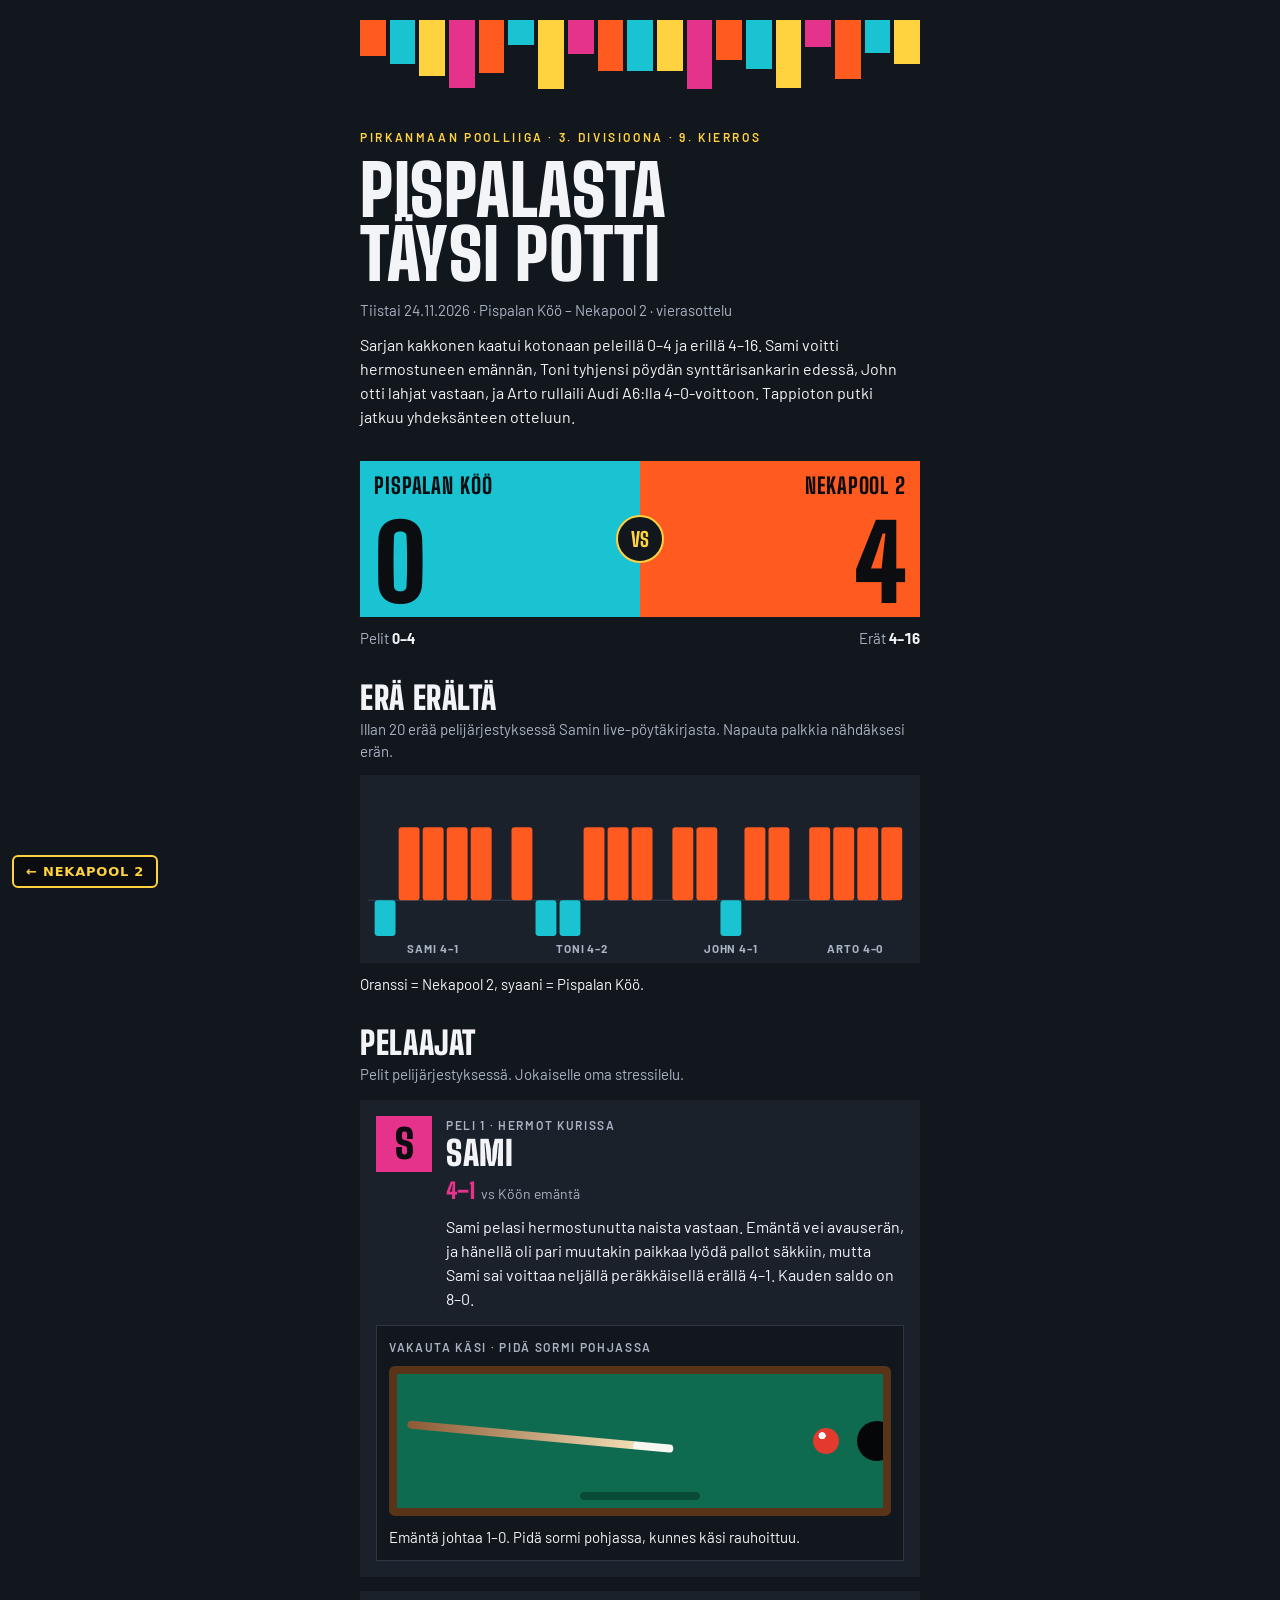
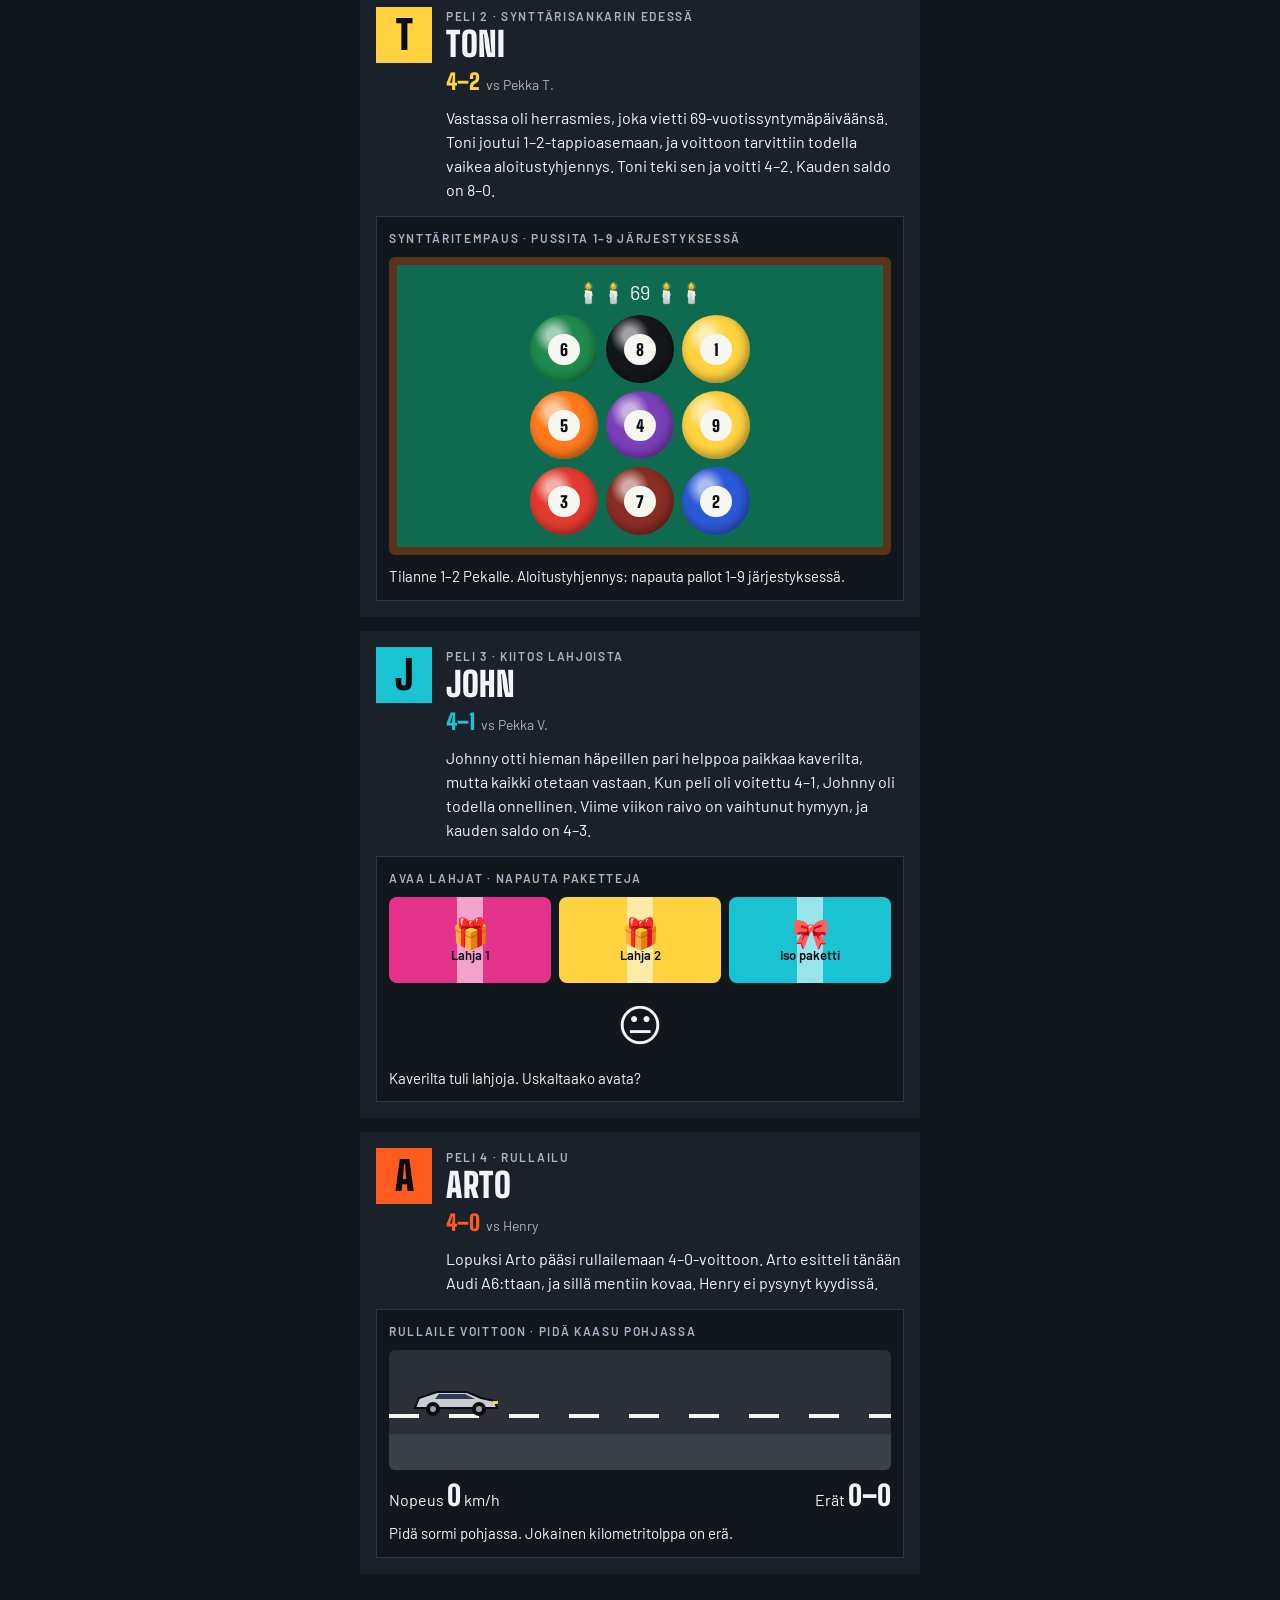
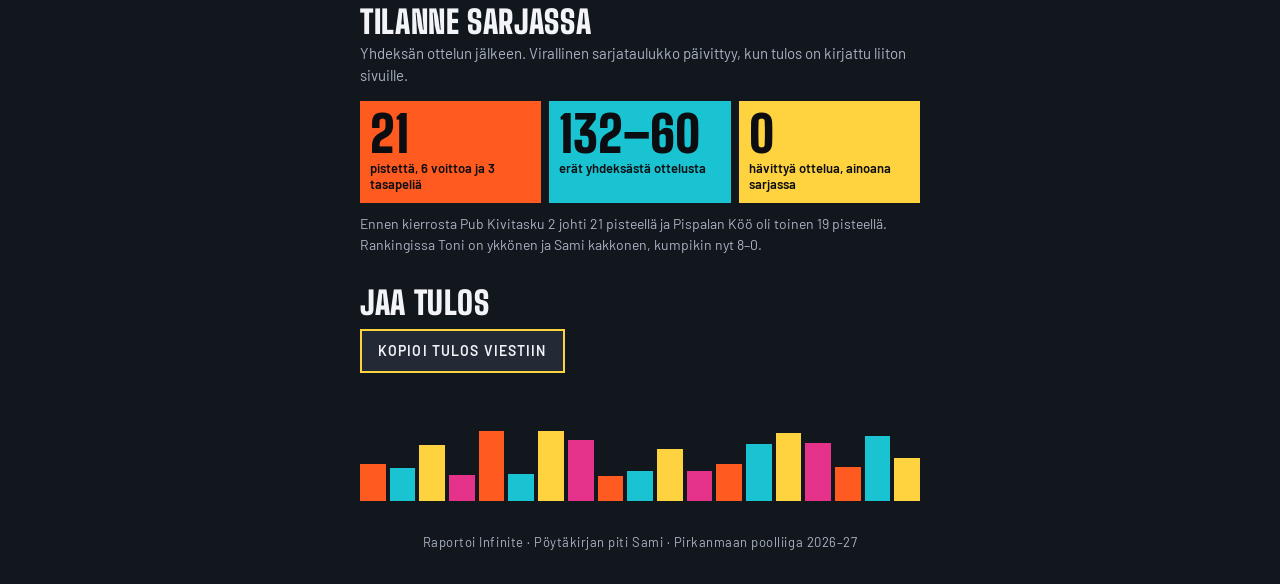
<file: raportit/2026-11-24-pispalan-koo.html>
<!doctype html>
<html lang="fi">
<head>
<meta charset="utf-8">
<meta name="viewport" content="width=device-width,initial-scale=1,viewport-fit=cover">
<meta property="og:type" content="article"><meta property="og:site_name" content="Nekapool 2"><meta property="og:title" content="Pispalasta täysi potti"><meta property="og:description" content="Pispalan Köö – Nekapool 2 0–4 (erät 4–16). Erä erältä -kaavio ja pelaajien stressilelut."><meta property="og:image" content="https://samppafin.github.io/Nekapool-2/img/nekapool2-og.jpg"><meta name="twitter:card" content="summary_large_image">
<style>body{margin:0}img{max-width:100%}[hidden]{display:none!important}</style>
</head>
<body>
<a href="../" style="position:fixed;left:12px;bottom:calc(12px + env(safe-area-inset-bottom,0px));z-index:50;background:#0b0d11;color:#ffd23f;border:2px solid #ffd23f;padding:8px 12px;font:600 13px/1 system-ui,sans-serif;letter-spacing:.06em;text-transform:uppercase;text-decoration:none;border-radius:6px">← Nekapool 2</a>
<title>Pispalasta täysi potti</title>
<link rel="preconnect" href="https://fonts.googleapis.com">
<link rel="preconnect" href="https://fonts.gstatic.com" crossorigin>
<link rel="stylesheet" href="https://fonts.googleapis.com/css2?family=Barlow:wght@400;500;600&family=Big+Shoulders+Display:wght@700;800;900&display=swap">
<style>/* Layout: kapea ottelujuliste kuten kauden avauksen raportissa. Rytmipalkit avaavat ja päättävät,
   tulostaulu ylhäällä, sitten erät kuplamuovina, pelaajakortit stressileluineen ja lopuksi sarjatilanne.
   Yksi tietoisesti tumma ilme kummassakin teemassa. */
:root {
  --bg: #12161d;
  --panel: #1b212b;
  --panel-2: #232a36;
  --line: #2f3745;
  --fg: #f2f4f8;
  --muted: #a8b3c3;
  --orange: #ff5a1f;
  --cyan: #19c3d1;
  --yellow: #ffd23f;
  --pink: #e5338b;
  --felt: #0f6b4f;
  --felt-dark: #0a4a37;
  --rail: #5a3418;
  --on: #0b0d11;
  --white: #f7f7f2;
  --font-display: 'Big Shoulders Display', 'Arial Narrow', Impact, sans-serif;
  --font-body: 'Barlow', system-ui, -apple-system, 'Segoe UI', sans-serif;
  color-scheme: dark;
}
* { box-sizing: border-box; }
body {
  background: var(--bg);
  color: var(--fg);
  font-family: var(--font-body);
  font-size: 16px;
  line-height: 1.5;
  padding-inline: 16px;
  padding-block: 20px 32px;
}
.wrap { max-width: 560px; margin-inline: auto; display: flex; flex-direction: column; gap: 32px; }
section, header, footer { min-width: 0; }
button { font-family: var(--font-body); -webkit-tap-highlight-color: transparent; }
button:focus-visible { outline: 3px solid var(--yellow); outline-offset: 3px; }

/* rytmipalkit */
.bars { display: flex; gap: 4px; height: 76px; }
.bars.top { align-items: flex-start; }
.bars.bottom { align-items: flex-end; }
.bars i { flex: 1; min-width: 0; display: block; animation: beat 1.8s ease-in-out infinite alternate; }
.bars.top i { transform-origin: top; }
.bars.bottom i { transform-origin: bottom; }
@keyframes beat { from { transform: scaleY(1); } to { transform: scaleY(0.62); } }

/* otsikko */
.hero { display: flex; flex-direction: column; gap: 12px; }
.eyebrow { margin: 0; font-size: 12px; font-weight: 600; letter-spacing: 0.22em; text-transform: uppercase; color: var(--yellow); }
h1 { margin: 0; font-family: var(--font-display); font-weight: 900; font-size: clamp(44px, 13vw, 70px); line-height: 0.92; letter-spacing: 0.01em; text-transform: uppercase; text-wrap: balance; }
.date { margin: 0; color: var(--muted); font-size: 15px; }
.lede { margin: 0; max-width: 60ch; }

/* tulostaulu */
.score { position: relative; display: grid; grid-template-columns: 1fr 1fr; }
.team { min-width: 0; min-height: 156px; padding: 14px 14px 10px; color: var(--on); display: flex; flex-direction: column; justify-content: space-between; gap: 8px; }
.t-neka { background: var(--orange); }
.t-pete { background: var(--cyan); text-align: right; }
.tname { font-family: var(--font-display); font-weight: 800; font-size: 22px; line-height: 1; letter-spacing: 0.04em; text-transform: uppercase; overflow-wrap: anywhere; }
.tnum { font-family: var(--font-display); font-weight: 900; font-size: 104px; line-height: 0.85; font-variant-numeric: tabular-nums; }
.vs { position: absolute; left: 50%; top: 50%; transform: translate(-50%, -50%); width: 48px; height: 48px; border-radius: 50%; background: var(--bg); border: 2px solid var(--yellow); color: var(--yellow); display: grid; place-items: center; font-family: var(--font-display); font-weight: 800; font-size: 20px; }
.score-sub { display: flex; justify-content: space-between; gap: 12px; margin: 10px 0 0; color: var(--muted); font-size: 15px; }
.score-sub b { color: var(--fg); font-variant-numeric: tabular-nums; }

h2 { margin: 0; font-family: var(--font-display); font-weight: 900; font-size: 32px; line-height: 1; letter-spacing: 0.02em; text-transform: uppercase; text-wrap: balance; }
.sub { margin: 4px 0 0; color: var(--muted); font-size: 15px; }
.head { display: flex; align-items: flex-end; justify-content: space-between; gap: 12px; flex-wrap: wrap; }

.btn { font-size: 14px; font-weight: 600; letter-spacing: 0.08em; text-transform: uppercase; min-height: 44px; padding: 10px 16px; color: var(--fg); background: var(--panel-2); border: 2px solid var(--yellow); cursor: pointer; }
.btn:hover { background: var(--line); }

/* kuplamuovi */
.wrapfoil { margin-top: 14px; padding: 14px; background: var(--panel); display: grid; grid-template-columns: repeat(auto-fill, minmax(40px, 1fr)); gap: 8px; touch-action: manipulation; }
.bub { aspect-ratio: 1; max-width: 100%; border-radius: 50%; border: 0; padding: 0; cursor: pointer; position: relative;
  background: radial-gradient(circle at 34% 30%, rgba(255, 255, 255, 0.75) 0 12%, transparent 30%), var(--c);
  box-shadow: inset -4px -6px 10px rgba(0, 0, 0, 0.3), 0 3px 0 rgba(0, 0, 0, 0.35);
  transition: transform 0.12s; }
.bub:active { transform: scale(0.9); }
.bub.popped { background: var(--panel-2); box-shadow: inset 0 3px 6px rgba(0, 0, 0, 0.5); cursor: default; }
.bub.popped::after { content: ''; position: absolute; inset: 30%; border: 2px solid var(--c); border-radius: 50%; opacity: 0.45; clip-path: polygon(0 0, 60% 0, 40% 50%, 70% 100%, 0 100%); }
.legend { display: flex; flex-wrap: wrap; gap: 6px 18px; margin: 12px 0 0; padding: 0; list-style: none; color: var(--muted); font-size: 14px; }
.legend li { display: flex; align-items: center; gap: 8px; }
.legend b { width: 12px; height: 12px; border-radius: 50%; display: block; }
.status { margin: 10px 0 0; font-size: 15px; min-height: 1.5em; }

/* pelaajakortit */
.cards { display: flex; flex-direction: column; gap: 14px; margin-top: 14px; }
.card { display: grid; grid-template-columns: 56px minmax(0, 1fr); gap: 14px; background: var(--panel); padding: 16px; }
.tile { width: 56px; height: 56px; background: var(--c); color: var(--on); font-family: var(--font-display); font-weight: 900; font-size: 40px; line-height: 56px; text-align: center; }
.kick { margin: 0; font-size: 12px; font-weight: 600; letter-spacing: 0.14em; text-transform: uppercase; color: var(--muted); }
h3 { margin: 2px 0 4px; font-family: var(--font-display); font-weight: 900; font-size: 34px; line-height: 1; letter-spacing: 0.02em; text-transform: uppercase; }
.vsline { margin: 0 0 8px; font-size: 14px; color: var(--muted); }
.vsline b { color: var(--c); font-family: var(--font-display); font-size: 22px; font-weight: 900; margin-right: 6px; }
.story { margin: 0; max-width: 62ch; }

.card > .widget { grid-column: 1 / -1; }
.widget { margin-top: 0; padding: 12px; background: var(--bg); border: 1px solid var(--line); }
.wl { margin: 0; font-size: 12px; font-weight: 600; letter-spacing: 0.14em; text-transform: uppercase; color: var(--muted); }
.widget .btn { margin-top: 10px; }

/* Johnin tiikerihäkki */
.cage { position: relative; height: 150px; margin-top: 10px; display: grid; place-items: center; overflow: hidden; background: var(--panel-2); }
.tiger { font-size: 64px; line-height: 1; transition: transform 0.35s cubic-bezier(0.3, 1.6, 0.5, 1); transform: scale(var(--s, 0.55)); }
.cage.free .tiger { animation: roar 0.6s ease-in-out 2; }
@keyframes roar { 50% { transform: scale(1.7) rotate(-6deg); } }
.cbars { position: absolute; inset: 0; display: flex; justify-content: space-evenly; pointer-events: none; }
.cbar { pointer-events: auto; width: 34px; border: 0; background: transparent; cursor: pointer; display: grid; justify-items: center; padding: 0; }
.cbar::before { content: ''; width: 7px; height: 100%; background: linear-gradient(90deg, #6b7380, #c9d0da 45%, #59606b); border-radius: 4px; transition: transform 0.4s, opacity 0.4s; }
.cbar span { position: absolute; bottom: 6px; font-size: 11px; font-weight: 600; letter-spacing: 0.08em; text-transform: uppercase; color: var(--muted); writing-mode: vertical-rl; transform: rotate(180deg); pointer-events: none; }
.cbar.broken { pointer-events: none; }
.cbar.broken::before { transform: translateY(120%) rotate(30deg); opacity: 0; }
.cbar.broken span { opacity: 0; }

/* Samin hermopallo */
.squeeze { display: grid; place-items: center; height: 150px; margin-top: 10px; background: var(--panel-2); touch-action: none; -webkit-user-select: none; user-select: none; }
.ball8 { width: 96px; height: 96px; border-radius: 50%; border: 0; cursor: pointer; display: grid; place-items: center;
  background: radial-gradient(circle at 35% 30%, #5a5f69 0 10%, #111317 46%); box-shadow: 0 10px 18px rgba(0, 0, 0, 0.5);
  transition: transform 0.18s cubic-bezier(0.3, 1.8, 0.5, 1), border-radius 0.18s; touch-action: none; }
.ball8 span { width: 40px; height: 40px; border-radius: 50%; background: var(--white); color: var(--on); font-family: var(--font-display); font-weight: 900; font-size: 26px; line-height: 40px; }
.ball8.squeezed { transform: scale(1.22, 0.74); border-radius: 46% 46% 40% 40%; transition-duration: 0.08s; }
.meter { height: 14px; margin: 10px 0 6px; background: var(--panel-2); overflow: hidden; }
.fill { height: 100%; width: 92%; background: var(--pink); transition: width 0.5s cubic-bezier(0.3, 0.7, 0.2, 1), background-color 0.5s; }

/* Mikon liidutus */
.chalkpad { position: relative; height: 150px; margin-top: 10px; background: var(--panel-2); touch-action: none; overflow: hidden; display: grid; place-items: center; cursor: grab; }
.cue { width: 78%; height: 22px; display: flex; align-items: center; pointer-events: none; }
.cue .shaft { flex: 1; height: 14px; background: linear-gradient(180deg, #f1dcb4, #c99c5c); border-radius: 7px 0 0 7px; }
.cue .ferrule { width: 14px; height: 14px; background: var(--white); }
.cue .tip { width: 14px; height: 14px; border-radius: 0 7px 7px 0; background: color-mix(in srgb, #3b6fd1 calc(var(--chalk, 0) * 1%), #8a5a34); }
.chalkpad .hint { position: absolute; bottom: 8px; font-size: 13px; color: var(--muted); pointer-events: none; }
.dust { position: absolute; width: 6px; height: 6px; border-radius: 50%; background: #5c8ce6; pointer-events: none; animation: dust 0.8s ease-out forwards; }
@keyframes dust { to { transform: translate(var(--dx), var(--dy)); opacity: 0; } }

/* Arton ysi */
.frames { display: flex; flex-wrap: wrap; gap: 6px; margin: 12px 0 2px; align-items: center; }
.fr { width: 30px; height: 30px; border-radius: 50%; display: grid; place-items: center; font-family: var(--font-display); font-weight: 900; font-size: 15px; color: var(--on); }
.fr.w { background: var(--orange); }
.fr.l { background: var(--cyan); }
.fr-cap { width: 100%; font-size: 13px; color: var(--muted); }
.tablewrap { margin-top: 10px; background: var(--rail); padding: 8px; touch-action: none; border-radius: 4px; }
canvas { display: block; width: 100%; max-width: 100%; height: auto; background: var(--felt); cursor: crosshair; }
.row { display: flex; flex-wrap: wrap; gap: 10px; align-items: center; justify-content: space-between; margin-top: 10px; }
.row .btn { margin-top: 0; }

/* sarjatilanne */
.stats { display: grid; grid-template-columns: repeat(3, minmax(0, 1fr)); gap: 8px; margin-top: 14px; }
.stat { background: var(--c); color: var(--on); padding: 12px 10px 10px; display: flex; flex-direction: column; gap: 6px; min-width: 0; }
.stat b { font-family: var(--font-display); font-weight: 900; font-size: 50px; line-height: 0.85; font-variant-numeric: tabular-nums; }
.stat b.sm { font-size: clamp(30px, 9vw, 50px); white-space: nowrap; }
.stat span { font-size: 13px; font-weight: 600; line-height: 1.2; }
.ptable-wrap { overflow-x: auto; margin-top: 14px; background: var(--panel); }
.ptable { width: 100%; border-collapse: collapse; font-size: 15px; }
.ptable th, .ptable td { padding: 9px 10px; text-align: right; border-bottom: 1px solid var(--line); white-space: nowrap; font-variant-numeric: tabular-nums; }
.ptable th { font-size: 12px; font-weight: 600; letter-spacing: 0.1em; text-transform: uppercase; color: var(--muted); }
.ptable th:first-child, .ptable td:first-child { text-align: left; }
.ptable tr:last-child td { border-bottom: 0; }
.note { margin: 10px 0 0; color: var(--muted); font-size: 14px; }

/* jako */
.share { display: flex; flex-direction: column; gap: 10px; align-items: flex-start; }
.share textarea { width: 100%; min-height: 120px; padding: 10px; background: var(--panel); color: var(--fg); border: 1px solid var(--line); font: inherit; font-size: 15px; resize: vertical; }
.foot { text-align: center; color: var(--muted); font-size: 13px; letter-spacing: 0.04em; }

@media (max-width: 380px) {
  .tnum { font-size: 88px; }
  .tname { font-size: 19px; }
  .card { grid-template-columns: 44px minmax(0, 1fr); gap: 12px; padding: 14px; }
  .tile { width: 44px; height: 44px; font-size: 32px; line-height: 44px; }
  .stat b { font-size: 40px; }
}
@media (prefers-reduced-motion: reduce) {
  .bars i, .cage.free .tiger, .dust { animation: none; }
  .fill, .tiger, .ball8, .bub, .cbar::before { transition: none; }
}


/* erä erältä -kaavio */
.mom { display: block; width: 100%; height: auto; margin-top: 12px; background: var(--panel); }
.mom .grid { stroke: var(--line); }
.mom .axis { fill: var(--muted); font: 600 11px var(--font-body); }
.mom .glab { fill: var(--muted); font: 700 11px var(--font-body); letter-spacing: .08em; text-transform: uppercase; }
.mom .bar { cursor: pointer; }
.mom .bar.k { fill: var(--orange); }
.mom .bar.v { fill: var(--cyan); }
.mom .bar.on { stroke: var(--fg); stroke-width: 2; }

/* Sami: vakauta */
.steady { position: relative; height: 150px; margin-top: 10px; background: #0f6b4f; border: 8px solid #5a3418; border-radius: 6px; overflow: hidden; touch-action: none; user-select: none; -webkit-user-select: none; cursor: pointer; }
.steady .pk { position: absolute; right: -14px; top: 50%; width: 40px; height: 40px; margin-top: -20px; border-radius: 50%; background: #050607; }
.steady .ob { position: absolute; right: 44px; top: 50%; width: 26px; height: 26px; margin-top: -13px; border-radius: 50%; background: radial-gradient(circle at 35% 30%, #fff 0 14%, transparent 15%), #e23a2e; transition: right .5s ease-in, opacity .3s; }
.steady .ob.in { right: -10px; opacity: 0; }
.steady .cue { position: absolute; left: 10px; top: 50%; height: 8px; width: 55%; margin-top: -4px; border-radius: 4px; background: linear-gradient(90deg, #8a5a34, #f1dcb4 85%, #f7f7f2 85%); transform-origin: right center; }
.steady .ring { position: absolute; left: 50%; bottom: 8px; width: 120px; height: 8px; margin-left: -60px; background: rgba(0,0,0,.3); border-radius: 4px; overflow: hidden; }
.steady .ring i { display: block; height: 100%; width: 0; background: var(--yellow); }

/* Toni: synttärirotaatio */
.cake { position: relative; margin-top: 10px; padding: 12px; background: #0f6b4f; border: 8px solid #5a3418; border-radius: 6px; }
.cake .rack9 { display: grid; grid-template-columns: repeat(3, minmax(0, 1fr)); gap: 8px; max-width: 220px; margin-inline: auto; }
.cake .b9 { aspect-ratio: 1; max-width: 100%; border-radius: 50%; border: 0; padding: 0; cursor: pointer; display: grid; place-items: center; background: radial-gradient(circle at 35% 30%, rgba(255,255,255,.6) 0 10%, transparent 30%), var(--b); box-shadow: inset -3px -4px 8px rgba(0,0,0,.35); transition: transform .2s, opacity .2s; }
.cake .b9 span { width: 46%; aspect-ratio: 1; border-radius: 50%; background: #f7f7f2; color: #0b0d11; display: grid; place-items: center; font: 900 16px var(--font-display); }
.cake .b9.gone { transform: scale(0); opacity: 0; }
.cake .b9.miss { animation: miss .3s; }
@keyframes miss { 25% { transform: translateX(-4px); } 75% { transform: translateX(4px); } }
.candles { display: flex; justify-content: center; gap: 4px; margin-bottom: 8px; font-size: 20px; }
.confetti { position: absolute; width: 8px; height: 12px; pointer-events: none; animation: conf 1.4s ease-out forwards; }
@keyframes conf { to { transform: translate(var(--dx), var(--dy)) rotate(540deg); opacity: 0; } }

/* John: lahjat */
.gifts { display: grid; grid-template-columns: repeat(3, minmax(0, 1fr)); gap: 8px; margin-top: 10px; }
.gift { min-height: 86px; border: 0; border-radius: 8px; cursor: pointer; font: 600 13px/1.25 var(--font-body); color: var(--on); padding: 8px; position: relative; overflow: hidden;
  background: repeating-linear-gradient(90deg, transparent 0 42%, rgba(255,255,255,.55) 42% 58%, transparent 58%), var(--c); }
.gift b { display: block; font-size: 30px; line-height: 1; }
.gift.open { background: var(--panel-2); color: var(--fg); }
.jface { font-size: 44px; text-align: center; margin-top: 8px; transition: transform .3s; }

/* Arto: Audi-rullailu */
.road { position: relative; height: 120px; margin-top: 10px; overflow: hidden; border-radius: 6px; background: linear-gradient(180deg, #2a2f38 0 70%, #3a3f48 70%); touch-action: none; user-select: none; -webkit-user-select: none; cursor: pointer; }
.road .lane { position: absolute; left: 0; right: 0; top: 64px; height: 4px; background: repeating-linear-gradient(90deg, #f7f7f2 0 30px, transparent 30px 60px); background-position-x: var(--off, 0px); }
.road .car { position: absolute; left: 20px; top: 34px; width: 92px; height: 34px; }
.road .flagpost { position: absolute; top: 20px; width: 3px; height: 60px; background: var(--yellow); }
.road .flagpost::after { content: attr(data-n); position: absolute; top: -2px; left: 3px; background: var(--yellow); color: var(--on); font: 900 12px var(--font-display); padding: 1px 4px; }
.speedo { display: flex; justify-content: space-between; align-items: baseline; margin-top: 8px; font-variant-numeric: tabular-nums; }
.speedo b { font: 900 28px var(--font-display); }
@media (prefers-reduced-motion: reduce) { .cake .b9, .steady .ob { transition: none; } .confetti, .cake .b9.miss { animation: none; } }
</style>

<div class="wrap">
  <div class="bars top" id="barsTop" aria-hidden="true"></div>

  <header class="hero">
    <p class="eyebrow">Pirkanmaan poolliiga · 3. divisioona · 9. kierros</p>
    <h1>Pispalasta täysi potti</h1>
    <p class="date">Tiistai 24.11.2026 · Pispalan Köö – Nekapool 2 · vierasottelu</p>
    <p class="lede">Sarjan kakkonen kaatui kotonaan peleillä 0–4 ja erillä 4–16. Sami voitti hermostuneen emännän, Toni tyhjensi pöydän synttärisankarin edessä, John otti lahjat vastaan, ja Arto rullaili Audi A6:lla 4–0-voittoon. Tappioton putki jatkuu yhdeksänteen otteluun.</p>
  </header>

  <section aria-label="Lopputulos">
    <div class="score">
      <div class="team t-pete" style="text-align:left">
        <span class="tname">Pispalan Köö</span>
        <span class="tnum">0</span>
      </div>
      <div class="vs" aria-hidden="true">VS</div>
      <div class="team t-neka" style="text-align:right">
        <span class="tname">Nekapool 2</span>
        <span class="tnum">4</span>
      </div>
    </div>
    <p class="score-sub"><span>Pelit <b>0–4</b></span><span>Erät <b>4–16</b></span></p>
  </section>

  <section aria-labelledby="momH">
    <h2 id="momH">Erä erältä</h2>
    <p class="sub">Illan 20 erää pelijärjestyksessä Samin live-pöytäkirjasta. Napauta palkkia nähdäksesi erän.</p>
    <svg class="mom" id="mom" viewBox="0 0 520 170" role="img" aria-label="Erät pelijärjestyksessä: Nekapool voitti 16, Pispalan Köö 4."></svg>
    <p class="status" id="momText" aria-live="polite">Oranssi = Nekapool 2, syaani = Pispalan Köö.</p>
  </section>

  <section aria-labelledby="plH">
    <h2 id="plH">Pelaajat</h2>
    <p class="sub">Pelit pelijärjestyksessä. Jokaiselle oma stressilelu.</p>
    <div class="cards">
      <article class="card" style="--c: var(--pink)">
        <div class="tile" aria-hidden="true">S</div>
        <div>
          <p class="kick">Peli 1 · Hermot kurissa</p>
          <h3>Sami</h3>
          <p class="vsline"><b>4–1</b>vs Köön emäntä</p>
          <p class="story">Sami pelasi hermostunutta naista vastaan. Emäntä vei avauserän, ja hänellä oli pari muutakin paikkaa lyödä pallot säkkiin, mutta Sami sai voittaa neljällä peräkkäisellä erällä 4–1. Kauden saldo on 8–0.</p>
        </div>
        <div class="widget">
          <p class="wl">Vakauta käsi · pidä sormi pohjassa</p>
          <div class="steady" id="steady" role="button" tabindex="0" aria-label="Pidä pohjassa vakauttaaksesi lyönnin">
            <div class="cue" id="sCue"></div><div class="ob" id="sOb"></div><div class="pk"></div>
            <div class="ring"><i id="sRing"></i></div>
          </div>
          <p class="status" id="steadyText" aria-live="polite">Emäntä johtaa 1–0. Pidä sormi pohjassa, kunnes käsi rauhoittuu.</p>
        </div>
      </article>

      <article class="card" style="--c: var(--yellow)">
        <div class="tile" aria-hidden="true">T</div>
        <div>
          <p class="kick">Peli 2 · Synttärisankarin edessä</p>
          <h3>Toni</h3>
          <p class="vsline"><b>4–2</b>vs Pekka T.</p>
          <p class="story">Vastassa oli herrasmies, joka vietti 69-vuotissyntymäpäiväänsä. Toni joutui 1–2-tappioasemaan, ja voittoon tarvittiin todella vaikea aloitustyhjennys. Toni teki sen ja voitti 4–2. Kauden saldo on 8–0.</p>
        </div>
        <div class="widget">
          <p class="wl">Synttäritempaus · pussita 1–9 järjestyksessä</p>
          <div class="cake" id="cake">
            <div class="candles" aria-hidden="true">🕯️🕯️ 69 🕯️🕯️</div>
            <div class="rack9" id="rack9"></div>
          </div>
          <p class="status" id="cakeText" aria-live="polite">Aloitustyhjennys: napauta pallot 1–9 järjestyksessä.</p>
        </div>
      </article>

      <article class="card" style="--c: var(--cyan)">
        <div class="tile" aria-hidden="true">J</div>
        <div>
          <p class="kick">Peli 3 · Kiitos lahjoista</p>
          <h3>John</h3>
          <p class="vsline"><b>4–1</b>vs Pekka V.</p>
          <p class="story">Johnny otti hieman häpeillen pari helppoa paikkaa kaverilta, mutta kaikki otetaan vastaan. Kun peli oli voitettu 4–1, Johnny oli todella onnellinen. Viime viikon raivo on vaihtunut hymyyn, ja kauden saldo on 4–3.</p>
        </div>
        <div class="widget">
          <p class="wl">Avaa lahjat · napauta paketteja</p>
          <div class="gifts" id="gifts"></div>
          <div class="jface" id="jface" aria-hidden="true">😐</div>
          <p class="status" id="giftText" aria-live="polite">Kaverilta tuli lahjoja. Uskaltaako avata?</p>
        </div>
      </article>

      <article class="card" style="--c: var(--orange)">
        <div class="tile" aria-hidden="true">A</div>
        <div>
          <p class="kick">Peli 4 · Rullailu</p>
          <h3>Arto</h3>
          <p class="vsline"><b>4–0</b>vs Henry</p>
          <p class="story">Lopuksi Arto pääsi rullailemaan 4–0-voittoon. Arto esitteli tänään Audi A6:ttaan, ja sillä mentiin kovaa. Henry ei pysynyt kyydissä.</p>
        </div>
        <div class="widget">
          <p class="wl">Rullaile voittoon · pidä kaasu pohjassa</p>
          <div class="road" id="road" role="button" tabindex="0" aria-label="Pidä pohjassa kaasuttaaksesi">
            <div class="lane" id="lane"></div>
            <svg class="car" viewBox="0 0 92 34" aria-hidden="true">
              <path d="M6 24 L10 14 L28 8 L58 8 L72 14 L86 17 L88 24 Z" fill="#c9ccd2" stroke="#0b0d11" stroke-width="2"/>
              <path d="M30 10 L56 10 L66 15 L26 15 Z" fill="#2a3b55"/>
              <circle cx="24" cy="25" r="7" fill="#0b0d11"/><circle cx="24" cy="25" r="3" fill="#9aa1ab"/>
              <circle cx="70" cy="25" r="7" fill="#0b0d11"/><circle cx="70" cy="25" r="3" fill="#9aa1ab"/>
              <rect x="84" y="17" width="5" height="3" fill="#ffd23f"/>
            </svg>
          </div>
          <div class="speedo"><span>Nopeus <b id="kmh">0</b> km/h</span><span>Erät <b id="aScore">0–0</b></span></div>
          <p class="status" id="roadText" aria-live="polite">Pidä sormi pohjassa. Jokainen kilometritolppa on erä.</p>
        </div>
      </article>
    </div>
  </section>

  <section aria-labelledby="stH">
    <h2 id="stH">Tilanne sarjassa</h2>
    <p class="sub">Yhdeksän ottelun jälkeen. Virallinen sarjataulukko päivittyy, kun tulos on kirjattu liiton sivuille.</p>
    <div class="stats">
      <div class="stat" style="--c: var(--orange)"><b>21</b><span>pistettä, 6 voittoa ja 3 tasapeliä</span></div>
      <div class="stat" style="--c: var(--cyan)"><b class="sm">132–60</b><span>erät yhdeksästä ottelusta</span></div>
      <div class="stat" style="--c: var(--yellow)"><b>0</b><span>hävittyä ottelua, ainoana sarjassa</span></div>
    </div>
    <p class="note">Ennen kierrosta Pub Kivitasku 2 johti 21 pisteellä ja Pispalan Köö oli toinen 19 pisteellä. Rankingissa Toni on ykkönen ja Sami kakkonen, kumpikin nyt 8–0.</p>
  </section>

  <section class="share" aria-labelledby="shH">
    <h2 id="shH">Jaa tulos</h2>
    <button class="btn" id="copyBtn" type="button">Kopioi tulos viestiin</button>
    <textarea id="shareText" readonly hidden aria-label="Tulosviesti"></textarea>
    <p class="note" id="copyNote" aria-live="polite"></p>
  </section>

  <div class="bars bottom" id="barsBottom" aria-hidden="true"></div>
  <footer class="foot">Raportoi Infinite · Pöytäkirjan piti Sami · Pirkanmaan poolliiga 2026–27</footer>
</div>

<script>
(function () {
  var reduce = window.matchMedia && window.matchMedia('(prefers-reduced-motion: reduce)').matches;
  var COLORS = ['var(--orange)', 'var(--cyan)', 'var(--yellow)', 'var(--pink)'];
  var NS = 'http://www.w3.org/2000/svg';
  function $(id) { return document.getElementById(id); }
  function s(tag, attrs, parent) { var e = document.createElementNS(NS, tag); for (var k in attrs) e.setAttribute(k, attrs[k]); if (parent) parent.appendChild(e); return e; }
  function buzz(ms) { try { if (navigator.vibrate) navigator.vibrate(ms); } catch (e) { /* ei värinää */ } }
  function bars(id, seed) {
    var el = $(id), x = seed;
    function rnd() { x = (x * 1664525 + 1013904223) % 4294967296; return x / 4294967296; }
    for (var i = 0; i < 19; i++) {
      var b = document.createElement('i');
      b.style.height = (24 + Math.round(rnd() * 46)) + 'px';
      b.style.background = COLORS[i % 4];
      b.style.animationDelay = '-' + (rnd() * 1.8).toFixed(2) + 's';
      el.appendChild(b);
    }
  }
  bars('barsTop', 71);
  bars('barsBottom', 113);

  /* Erä erältä (k = Nekapool, v = Köö), live-pöytäkirjasta 24.11.2026 */
  var GAMES = [
    { n: 1, k: 'Sami', v: 'emäntä', h: 'vkkkk' },
    { n: 2, k: 'Toni', v: 'Pekka T.', h: 'kvvkkk' },
    { n: 3, k: 'John', v: 'Pekka V.', h: 'kkvkk' },
    { n: 4, k: 'Arto', v: 'Henry', h: 'kkkk' }
  ];
  var mom = $('mom'), momText = $('momText'), W = 520, x = 14, BW = 20, GAP = 3, GG = 16, base = 120;
  [0, 1].forEach(function (i) { s('line', { x1: 8, x2: W - 8, y1: base + i * 0, y2: base, class: 'grid' }, mom); });
  var barsEls = [];
  GAMES.forEach(function (g) {
    var a = 0, b = 0, x0 = x;
    g.h.split('').forEach(function (c, i) {
      if (c === 'k') a++; else b++;
      var hgt = c === 'k' ? 70 : 34, y = c === 'k' ? base - hgt : base;
      var r = s('rect', { x: x, y: y, width: BW, height: hgt, rx: 3, class: 'bar ' + c, tabindex: 0, role: 'button',
        'aria-label': 'Peli ' + g.n + ' erä ' + (i + 1) + ': ' + (c === 'k' ? g.k : g.v) + ' voitti, ' + a + '–' + b }, mom);
      (function (a, b, i) {
        function pick() { barsEls.forEach(function (e) { e.classList.remove('on'); }); r.classList.add('on'); momText.textContent = 'Peli ' + g.n + ', erä ' + (i + 1) + ': ' + (c === 'k' ? g.k : g.v) + ' voitti. ' + g.k + ' ' + a + '–' + b + '.'; buzz(10); }
        r.addEventListener('click', pick); r.addEventListener('keydown', function (e) { if (e.key === 'Enter' || e.key === ' ') { e.preventDefault(); pick(); } });
      })(a, b, i);
      barsEls.push(r);
      x += BW + GAP;
    });
    var t = s('text', { x: (x0 + x - GAP) / 2, y: base + 50, 'text-anchor': 'middle', class: 'glab' }, mom); t.textContent = g.k + ' ' + a + '–' + b;
    x += GG;
  });
  mom.setAttribute('viewBox', '0 0 ' + (x - GG + 14) + ' 180');

  /* Sami: pidä pohjassa, keppi vakautuu. Ensimmäinen erä emännälle, sitten neljä Samille. */
  var st = $('steady'), cue = $('sCue'), ob = $('sOb'), ring = $('sRing'), stText = $('steadyText');
  var holding = false, prog = 0, sa = 0, sb = 1, raf = 0, t0 = 0;
  function shake(now) {
    var amp = holding ? Math.max(0, 9 * (1 - prog)) : 9;
    cue.style.transform = 'rotate(' + (Math.sin(now / 45) * amp * 0.6) + 'deg) translateY(' + (Math.cos(now / 37) * amp) + 'px)';
    if (holding && sa < 4) {
      prog = Math.min(1, prog + 0.012);
      ring.style.width = (prog * 100) + '%';
      if (prog >= 1) {
        holding = false; sa++; ob.classList.add('in'); buzz([30, 30, 60]);
        stText.textContent = sa === 4 ? 'Sami voitti 4–1! Hermot pitivät. Napauta aloittaaksesi alusta.' : 'Pussissa! Sami ' + sa + '–' + sb + '. Pidä taas pohjassa.';
        setTimeout(function () { if (sa < 4) { ob.classList.remove('in'); prog = 0; ring.style.width = '0'; } }, 700);
      }
    } else if (!holding && prog < 1) { prog = Math.max(0, prog - 0.02); ring.style.width = (prog * 100) + '%'; }
    raf = requestAnimationFrame(shake);
  }
  function down(e) {
    if (e) e.preventDefault();
    if (sa === 4) { sa = 0; prog = 0; ob.classList.remove('in'); ring.style.width = '0'; stText.textContent = 'Emäntä johtaa 1–0. Pidä sormi pohjassa, kunnes käsi rauhoittuu.'; return; }
    holding = true; stText.textContent = 'Hengitä... käsi rauhoittuu.';
  }
  function up() { if (holding) { holding = false; if (sa < 4) stText.textContent = 'Päästit liian aikaisin! Emännälläkin on paikkansa. Yritä uudelleen.'; } }
  st.addEventListener('pointerdown', down); st.addEventListener('pointerup', up); st.addEventListener('pointerleave', up); st.addEventListener('pointercancel', up);
  st.addEventListener('keydown', function (e) { if (e.key === ' ' || e.key === 'Enter') { e.preventDefault(); if (!holding) down(); } });
  st.addEventListener('keyup', function (e) { if (e.key === ' ' || e.key === 'Enter') up(); });
  if (reduce) { cue.style.transform = 'none'; (function loop() { if (holding && sa < 4) { prog = Math.min(1, prog + 0.012); ring.style.width = (prog * 100) + '%'; if (prog >= 1) { holding = false; sa++; stText.textContent = sa === 4 ? 'Sami voitti 4–1!' : 'Pussissa! Sami ' + sa + '–' + sb + '.'; prog = 0; } } requestAnimationFrame(loop); })(); }
  else raf = requestAnimationFrame(shake);

  /* Toni: synttärirotaatio 1–9, onnistuminen = aloitustyhjennys ja 4–2 */
  var BALL = { 1: '#ffd23f', 2: '#2c59d8', 3: '#e23a2e', 4: '#7b3fb8', 5: '#ff7a1a', 6: '#1e8a4c', 7: '#8a2d24', 8: '#15171c', 9: '#ffd23f' };
  var rack = $('rack9'), cake = $('cake'), cakeText = $('cakeText'), next = 1;
  function shuffle(a) { for (var i = a.length - 1; i > 0; i--) { var j = Math.floor(Math.random() * (i + 1)); var t = a[i]; a[i] = a[j]; a[j] = t; } return a; }
  function confetti() {
    if (reduce) return;
    for (var i = 0; i < 40; i++) {
      var c = document.createElement('i'); c.className = 'confetti';
      c.style.left = '50%'; c.style.top = '40%'; c.style.background = 'hsl(' + Math.round(Math.random() * 360) + ',90%,60%)';
      c.style.setProperty('--dx', (Math.random() * 300 - 150) + 'px'); c.style.setProperty('--dy', (Math.random() * 180 - 120) + 'px');
      cake.appendChild(c); setTimeout(function (q) { return function () { q.remove(); }; }(c), 1400);
    }
  }
  function buildRack() {
    rack.textContent = ''; next = 1;
    cakeText.textContent = 'Tilanne 1–2 Pekalle. Aloitustyhjennys: napauta pallot 1–9 järjestyksessä.';
    shuffle([1, 2, 3, 4, 5, 6, 7, 8, 9]).forEach(function (n) {
      var b = document.createElement('button'); b.type = 'button'; b.className = 'b9'; b.style.setProperty('--b', BALL[n]);
      b.innerHTML = '<span>' + n + '</span>'; b.setAttribute('aria-label', 'Pallo ' + n);
      b.addEventListener('click', function () {
        if (next > 9) { buildRack(); return; }
        if (n !== next) { b.classList.remove('miss'); void b.offsetWidth; b.classList.add('miss'); buzz(60); cakeText.textContent = 'Väärä pallo! Etsi ' + next + '.'; return; }
        b.classList.add('gone'); buzz(12); next++;
        if (n === 9) { confetti(); buzz([40, 60, 40, 60, 200]); cakeText.textContent = 'Aloitustyhjennys! Toni käänsi 4–2. Onnea 69-vuotiaalle Pekalle! Napauta palloa aloittaaksesi alusta.'; }
        else cakeText.textContent = 'Pallo ' + n + ' pussissa. Seuraavaksi ' + next + '.';
      });
      rack.appendChild(b);
    });
  }
  buildRack();
  rack.addEventListener('click', function (e) { if (next > 9 && e.target === rack) buildRack(); });

  /* John: lahjat. Kaksi helppoa paikkaa lahjaksi, ilme vaihtuu häpeilevästä onnelliseksi. */
  var gifts = $('gifts'), jface = $('jface'), giftText = $('giftText'), opened = 0;
  var G = [['🎁', 'Helppo ysi pussin suulla', '😳'], ['🎁', 'Valkoinen keskellä pöytää', '😅'], ['🏆', 'Voitto 4–1', '😁']];
  var GC = ['var(--pink)', 'var(--yellow)', 'var(--cyan)'];
  function buildGifts() {
    gifts.textContent = ''; opened = 0; jface.textContent = '😐'; giftText.textContent = 'Kaverilta tuli lahjoja. Uskaltaako avata?';
    G.forEach(function (g, i) {
      var b = document.createElement('button'); b.type = 'button'; b.className = 'gift'; b.style.setProperty('--c', GC[i]);
      b.innerHTML = '<b>' + (i < 2 ? '🎁' : '🎀') + '</b>' + (i < 2 ? 'Lahja ' + (i + 1) : 'Iso paketti');
      b.addEventListener('click', function () {
        if (b.classList.contains('open')) return;
        if (i === 2 && opened < 2) { giftText.textContent = 'Avaa ensin pienemmät lahjat.'; return; }
        b.classList.add('open'); b.innerHTML = '<b>' + g[0] + '</b>' + g[1]; opened++; jface.textContent = g[2]; buzz(i === 2 ? [40, 60, 160] : 20);
        giftText.textContent = i === 2 ? 'Peli voitettu ja Johnny on todella onnellinen! Napauta naamaa aloittaaksesi alusta.' : 'Hieman häpeillen... mutta kaikki otetaan vastaan.';
      });
      gifts.appendChild(b);
    });
  }
  jface.addEventListener('click', function () { if (opened === 3) buildGifts(); });
  buildGifts();

  /* Arto: kaasu pohjassa, kilometritolpat ovat eriä. */
  var road = $('road'), lane = $('lane'), kmhEl = $('kmh'), aScore = $('aScore'), roadText = $('roadText');
  var gas = false, v = 0, dist = 0, frames = 0, off = 0, posts = [];
  function addPost(n, x) { var p = document.createElement('div'); p.className = 'flagpost'; p.setAttribute('data-n', n + '. erä'); p.style.left = x + 'px'; road.appendChild(p); posts.push({ el: p, x: x }); }
  function resetRoad() { posts.forEach(function (p) { p.el.remove(); }); posts = []; v = 0; dist = 0; frames = 0; for (var i = 1; i <= 4; i++) addPost(i, 260 + i * 420); aScore.textContent = '0–0'; roadText.textContent = 'Pidä sormi pohjassa. Jokainen kilometritolppa on erä.'; }
  function tick() {
    v = gas && frames < 4 ? Math.min(220, v + 3) : Math.max(0, v - 4);
    var dx = v / 30;
    off -= dx; lane.style.setProperty('--off', off + 'px');
    posts.forEach(function (p) {
      p.x -= dx; p.el.style.left = p.x + 'px';
      if (!p.passed && p.x < 40) { p.passed = true; frames++; aScore.textContent = frames + '–0'; buzz(30); roadText.textContent = frames === 4 ? 'Maali! Arto rullaili 4–0. Audi A6 kulki. Napauta aloittaaksesi alusta.' : 'Erä ' + frames + ' Artolle. Henry jäi peiliin.'; }
    });
    kmhEl.textContent = Math.round(v);
    requestAnimationFrame(tick);
  }
  function gasOn(e) { if (e) e.preventDefault(); if (frames === 4 && v === 0) { resetRoad(); return; } gas = true; }
  function gasOff() { gas = false; }
  road.addEventListener('pointerdown', gasOn); road.addEventListener('pointerup', gasOff); road.addEventListener('pointerleave', gasOff); road.addEventListener('pointercancel', gasOff);
  road.addEventListener('keydown', function (e) { if (e.key === ' ' || e.key === 'Enter') { e.preventDefault(); gasOn(); } });
  road.addEventListener('keyup', gasOff);
  resetRoad(); requestAnimationFrame(tick);

  /* jako */
  var MSG = 'Pirkanmaan poolliiga, tiistai 24.11.2026\nPispalan Köö – Nekapool 2 0–4 (erät 4–16)\nSami 4–1, Toni 4–2, John 4–1, Arto 4–0\nPispalasta täysi potti, tappioton putki jatkuu. 21 pistettä yhdeksästä ottelusta.';
  var copyBtn = $('copyBtn'), copyNote = $('copyNote'), shareText = $('shareText');
  function showFallback() { shareText.value = MSG; shareText.hidden = false; shareText.focus(); shareText.select(); copyNote.textContent = 'Valitse teksti ja kopioi se itse.'; }
  copyBtn.addEventListener('click', function () {
    try {
      if (navigator.clipboard && navigator.clipboard.writeText) navigator.clipboard.writeText(MSG).then(function () { copyNote.textContent = 'Kopioitu.'; }, showFallback);
      else showFallback();
    } catch (e) { showFallback(); }
  });
})();
</script>

</body>
</html>
</file>
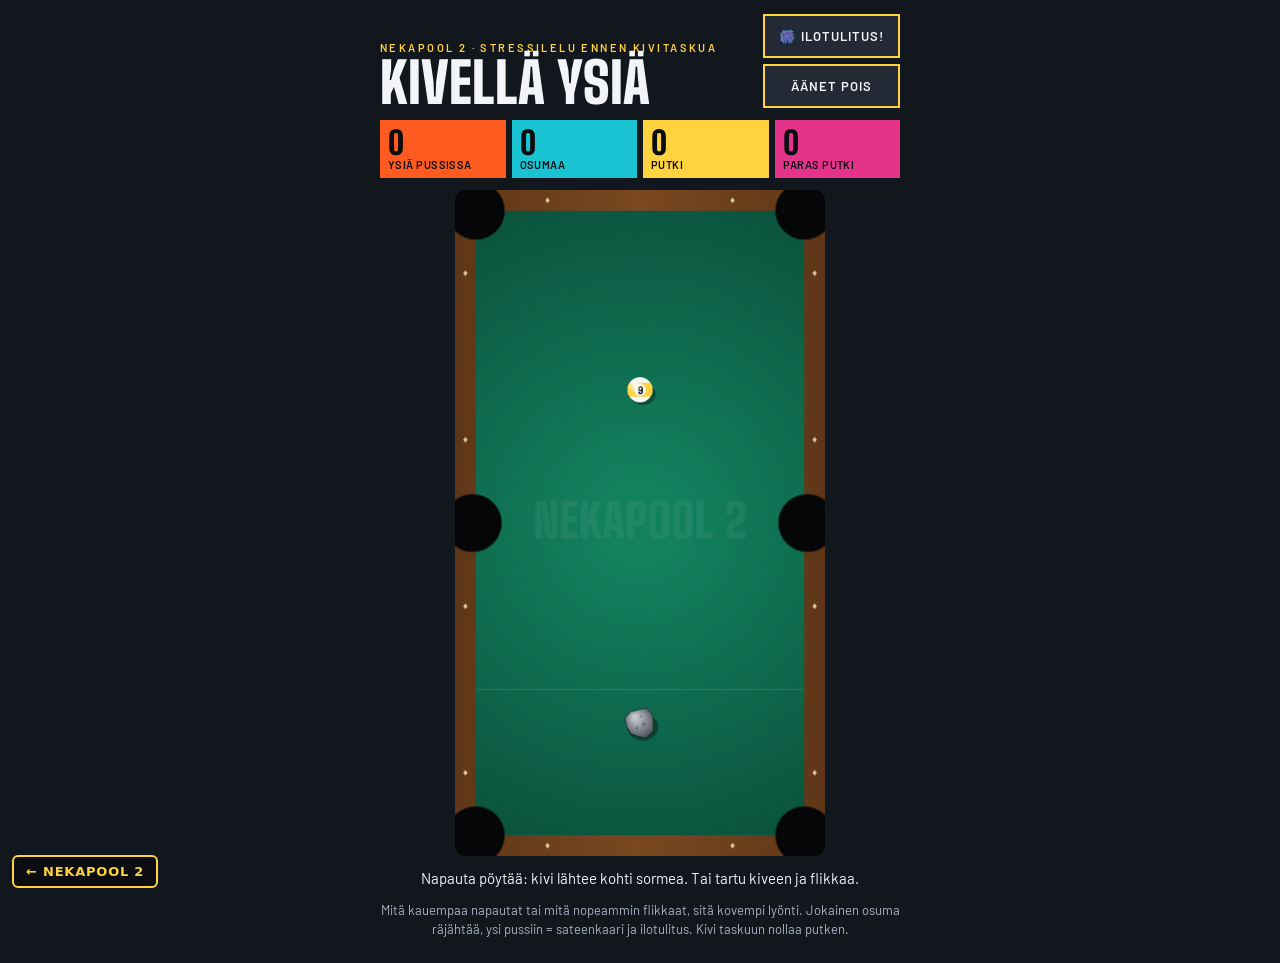
<file: raportit/kivella-ysia.html>
<!doctype html>
<html lang="fi">
<head>
<meta charset="utf-8">
<meta name="viewport" content="width=device-width,initial-scale=1,viewport-fit=cover">
<meta property="og:type" content="article"><meta property="og:site_name" content="Nekapool 2"><meta property="og:title" content="Kivellä ysiä"><meta property="og:description" content="Napauta tai flikkaa kivi ysiä päin: räjähdyksiä, sateenkaaria ja ilotulitteita. Nekapool 2:n stressilelu."><meta property="og:image" content="https://samppafin.github.io/Nekapool-2/img/nekapool2-og.jpg"><meta name="twitter:card" content="summary_large_image">
<style>body{margin:0}img{max-width:100%}[hidden]{display:none!important}</style>
</head>
<body>
<a href="../" style="position:fixed;left:12px;bottom:calc(12px + env(safe-area-inset-bottom,0px));z-index:50;background:#0b0d11;color:#ffd23f;border:2px solid #ffd23f;padding:8px 12px;font:600 13px/1 system-ui,sans-serif;letter-spacing:.06em;text-transform:uppercase;text-decoration:none;border-radius:6px">← Nekapool 2</a>
<title>Kivellä ysiä</title>
<link rel="preconnect" href="https://fonts.googleapis.com">
<link rel="preconnect" href="https://fonts.gstatic.com" crossorigin>
<link rel="stylesheet" href="https://fonts.googleapis.com/css2?family=Barlow:wght@400;500;600&family=Big+Shoulders+Display:wght@700;800;900&display=swap">
<style>
/* Layout: yksi pystysuora biljardipöytä koko puhelimen korkeudelta, tulostaulu yläpuolella.
   Tumma ottelujulisteen ilme kuten Nekapoolin raporteissa; pöytä on ainoa iso pinta. */
:root {
  --bg: #12161d;
  --panel: #1b212b;
  --panel-2: #232a36;
  --line: #2f3745;
  --fg: #f2f4f8;
  --muted: #a8b3c3;
  --orange: #ff5a1f;
  --cyan: #19c3d1;
  --yellow: #ffd23f;
  --pink: #e5338b;
  --on: #0b0d11;
  --font-display: 'Big Shoulders Display', 'Arial Narrow', Impact, sans-serif;
  --font-body: 'Barlow', system-ui, -apple-system, 'Segoe UI', sans-serif;
  color-scheme: dark;
}
* { box-sizing: border-box; }
html, body { overscroll-behavior: none; }
body { background: var(--bg); color: var(--fg); font-family: var(--font-body); font-size: 16px; line-height: 1.45; padding-inline: 16px; padding-block: 14px 24px; }
.wrap { max-width: 520px; margin-inline: auto; display: flex; flex-direction: column; gap: 12px; }
.top { display: flex; align-items: flex-end; justify-content: space-between; gap: 12px; }
.eyebrow { margin: 0; font-size: 11px; font-weight: 600; letter-spacing: 0.22em; text-transform: uppercase; color: var(--yellow); }
h1 { margin: 2px 0 0; font-family: var(--font-display); font-weight: 900; font-size: clamp(38px, 11vw, 56px); line-height: 0.9; text-transform: uppercase; }
.btn { font: 600 13px var(--font-body); letter-spacing: 0.08em; text-transform: uppercase; min-height: 44px; padding: 8px 14px; color: var(--fg); background: var(--panel-2); border: 2px solid var(--yellow); cursor: pointer; flex: none; }
.tbtns { display: flex; flex-direction: column; gap: 6px; flex: none; }
.btn:focus-visible { outline: 3px solid var(--yellow); outline-offset: 3px; }
.scores { display: grid; grid-template-columns: repeat(4, minmax(0, 1fr)); gap: 6px; }
.scores div { background: var(--c); color: var(--on); padding: 8px 8px 6px; display: flex; flex-direction: column; min-width: 0; }
.scores b { font-family: var(--font-display); font-weight: 900; font-size: 32px; line-height: 0.95; font-variant-numeric: tabular-nums; }
.scores span { font-size: 11px; font-weight: 600; line-height: 1.2; text-transform: uppercase; letter-spacing: 0.04em; }
.stage { width: min(100%, calc(74vh * 5 / 9)); margin-inline: auto; position: relative; }
canvas { display: block; width: 100%; max-width: 100%; aspect-ratio: 5 / 9; touch-action: none; -webkit-user-select: none; user-select: none; border-radius: 10px; cursor: grab; }
canvas:active { cursor: grabbing; }
.msg { margin: 0; min-height: 1.45em; text-align: center; font-size: 15px; }
.hint { margin: 0; text-align: center; color: var(--muted); font-size: 13px; }
</style>

<div class="wrap">
  <div class="top">
    <div>
      <p class="eyebrow">Nekapool 2 · stressilelu ennen Kivitaskua</p>
      <h1>Kivellä ysiä</h1>
    </div>
    <div class="tbtns">
      <button class="btn" id="fwBtn" type="button">🎆 Ilotulitus!</button>
      <button class="btn" id="soundBtn" type="button" aria-pressed="false">Äänet pois</button>
    </div>
  </div>

  <div class="scores" aria-live="polite">
    <div style="--c: var(--orange)"><b id="sPots">0</b><span>ysiä pussissa</span></div>
    <div style="--c: var(--cyan)"><b id="sHits">0</b><span>osumaa</span></div>
    <div style="--c: var(--yellow)"><b id="sStreak">0</b><span>putki</span></div>
    <div style="--c: var(--pink)"><b id="sBest">0</b><span>paras putki</span></div>
  </div>

  <div class="stage">
    <canvas id="c" width="500" height="900" aria-label="Biljardipöytä. Flikkaa kiveä sormella kohti ysipalloa."></canvas>
  </div>
  <p class="msg" id="msg" aria-live="polite">Napauta pöytää: kivi lähtee kohti sormea. Tai tartu kiveen ja flikkaa.</p>
  <p class="hint">Mitä kauempaa napautat tai mitä nopeammin flikkaat, sitä kovempi lyönti. Jokainen osuma räjähtää, ysi pussiin = sateenkaari ja ilotulitus. Kivi taskuun nollaa putken.</p>
</div>

<script>
(function () {
  'use strict';
  var cv = document.getElementById('c'), ctx = cv.getContext('2d');
  var W = 500, H = 900, RAIL = 28, BR = 17, SR = 21, PR = 38;
  var reduce = window.matchMedia && window.matchMedia('(prefers-reduced-motion: reduce)').matches;
  var COLORS = ['#ff5a1f', '#19c3d1', '#ffd23f', '#e5338b', '#ffffff', '#8b5cff'];
  var POCKETS = [[RAIL, RAIL], [W - RAIL, RAIL], [RAIL - 4, H / 2], [W - RAIL + 4, H / 2], [RAIL, H - RAIL], [W - RAIL, H - RAIL]];
  var $ = function (id) { return document.getElementById(id); };
  function buzz(p) { try { if (navigator.vibrate) navigator.vibrate(p); } catch (e) { /* ei värinää */ } }
  function lsGet(k) { try { return Number(localStorage.getItem(k)) || 0; } catch (e) { return 0; } }
  function lsSet(k, v) { try { localStorage.setItem(k, String(v)); } catch (e) { /* ei tallennusta */ } }

  /* terävä piirto retinanäytöillä */
  var dpr = Math.min(window.devicePixelRatio || 1, 2);
  cv.width = W * dpr; cv.height = H * dpr;
  ctx.scale(dpr, dpr);

  /* kivi: epäsäännöllinen monikulmio */
  var stoneShape = [];
  for (var i = 0; i < 11; i++) { var a = i / 11 * Math.PI * 2; stoneShape.push([Math.cos(a), Math.sin(a), 0.82 + Math.random() * 0.26]); }

  var stone = { x: W / 2, y: H * 0.8, vx: 0, vy: 0, r: SR, m: 1.5, rot: 0, inPocket: false };
  var nine = { x: W / 2, y: H * 0.3, vx: 0, vy: 0, r: BR, m: 1, rot: 0, inPocket: false, scale: 1 };
  var particles = [], rockets = [], texts = [], rings = [], rainbows = [], flash = 0, shake = 0, hue = 0, aim = null;
  var pots = 0, hits = 0, streak = 0, best = lsGet('kivella-ysia-paras');
  var drag = null, samples = [], respawnAt = 0, stoneBackAt = 0;
  $('sBest').textContent = best;

  /* ääni (WebAudio, käynnistyy vasta kosketuksesta) */
  var audio = null, soundOn = true;
  function ac() { if (!soundOn) return null; try { audio = audio || new (window.AudioContext || window.webkitAudioContext)(); } catch (e) { audio = null; } return audio; }
  function tone(freq, dur, type, vol) {
    var a = ac(); if (!a) return;
    var o = a.createOscillator(), g = a.createGain();
    o.type = type || 'sine'; o.frequency.value = freq;
    g.gain.setValueAtTime(vol || 0.15, a.currentTime);
    g.gain.exponentialRampToValueAtTime(0.0001, a.currentTime + dur);
    o.connect(g); g.connect(a.destination); o.start(); o.stop(a.currentTime + dur);
  }
  function boom() {
    var a = ac(); if (!a) return;
    var len = a.sampleRate * 0.6, buf = a.createBuffer(1, len, a.sampleRate), d = buf.getChannelData(0);
    for (var i = 0; i < len; i++) d[i] = (Math.random() * 2 - 1) * Math.pow(1 - i / len, 3);
    var s = a.createBufferSource(), f = a.createBiquadFilter(), g = a.createGain();
    f.type = 'lowpass'; f.frequency.value = 900; g.gain.value = 0.35;
    s.buffer = buf; s.connect(f); f.connect(g); g.connect(a.destination); s.start();
  }
  $('soundBtn').addEventListener('click', function () {
    soundOn = !soundOn;
    this.setAttribute('aria-pressed', String(!soundOn));
    this.textContent = soundOn ? 'Äänet pois' : 'Äänet päälle';
  });

  /* osoitin: tartu kiveen, heilauta, päästä irti */
  function pos(e) { var r = cv.getBoundingClientRect(); return { x: (e.clientX - r.left) * W / r.width, y: (e.clientY - r.top) * H / r.height, t: performance.now() }; }
  /* Kaksi tapaa lyödä:
     1) tartu kiveen ja flikkaa (tai vedä ja päästä),
     2) napauta / vedä mihin tahansa muualle: kivi lähtee kohti sormea, sitä kovempaa mitä kauempana. */
  cv.addEventListener('pointerdown', function (e) {
    e.preventDefault();
    if (stone.inPocket) return;
    var p = pos(e);
    ac();
    try { cv.setPointerCapture(e.pointerId); } catch (err) { /* ok */ }
    if (Math.hypot(p.x - stone.x, p.y - stone.y) <= SR * 3) {
      drag = { dx: stone.x - p.x, dy: stone.y - p.y, sx: p.x, sy: p.y };
      samples = [p];
      stone.vx = stone.vy = 0;
    } else {
      aim = { x: p.x, y: p.y };
    }
  });
  cv.addEventListener('pointermove', function (e) {
    var p = pos(e);
    if (aim) { aim.x = p.x; aim.y = p.y; return; }
    if (!drag) return;
    samples.push(p);
    if (samples.length > 12) samples.shift();
    stone.x = clamp(p.x + drag.dx, RAIL + SR, W - RAIL - SR);
    stone.y = clamp(p.y + drag.dy, RAIL + SR, H - RAIL - SR);
    separate(stone, nine);
  });
  function shoot(vx, vy) {
    var sp = Math.hypot(vx, vy), max = 44;
    if (sp > max) { vx *= max / sp; vy *= max / sp; sp = max; }
    stone.vx = vx; stone.vy = vy;
    tone(160 + sp * 6, 0.12, 'triangle', 0.12);
    buzz(12);
    for (var i = 0; i < 14; i++) rainbowDot(stone.x, stone.y, 3);
  }
  function release() {
    if (aim) {
      var dx = aim.x - stone.x, dy = aim.y - stone.y, d = Math.hypot(dx, dy) || 1;
      var power = clamp(d / 14, 14, 40);
      aim = null;
      shoot(dx / d * power, dy / d * power);
      return;
    }
    if (!drag) return;
    var start = drag;
    drag = null;
    var now = performance.now(), recent = samples.filter(function (s) { return now - s.t < 140; });
    var a = recent[0], b = recent[recent.length - 1];
    if (recent.length >= 2) {
      var dt = Math.max(16, b.t - a.t);
      var vx = (b.x - a.x) / dt * 16.7, vy = (b.y - a.y) / dt * 16.7;
      if (Math.hypot(vx, vy) > 3) { shoot(vx, vy); return; }
    }
    // hidas veto: suunta ja voima vedon pituudesta
    var last = samples[samples.length - 1] || start;
    var ddx = last.x - start.sx, ddy = last.y - start.sy, dl = Math.hypot(ddx, ddy);
    if (dl > 12) { shoot(ddx / dl * clamp(dl / 6, 10, 36), ddy / dl * clamp(dl / 6, 10, 36)); return; }
    // pelkkä napautus kiveen: tönäisy kohti ysiä
    var nx = nine.x - stone.x, ny = nine.y - stone.y, nl = Math.hypot(nx, ny) || 1;
    shoot(nx / nl * 18, ny / nl * 18);
  }
  cv.addEventListener('pointerup', release);
  cv.addEventListener('pointercancel', release);

  $('fwBtn').addEventListener('click', function () {
    ac();
    celebrate([W / 2, H * 0.45], true);
    say('Ilotulitus! Nekala juhlii.');
  });

  function clamp(v, a, b) { return Math.max(a, Math.min(b, v)); }
  function say(t) { $('msg').textContent = t; }

  function separate(a, b) {
    if (a.inPocket || b.inPocket) return;
    var dx = b.x - a.x, dy = b.y - a.y, d = Math.hypot(dx, dy), min = a.r + b.r;
    if (d === 0 || d >= min) return;
    var nx = dx / d, ny = dy / d, o = min - d;
    b.x += nx * o; b.y += ny * o;
    b.x = clamp(b.x, RAIL + b.r, W - RAIL - b.r); b.y = clamp(b.y, RAIL + b.r, H - RAIL - b.r);
  }

  function collide() {
    if (stone.inPocket || nine.inPocket) return;
    var dx = nine.x - stone.x, dy = nine.y - stone.y, d = Math.hypot(dx, dy), min = stone.r + nine.r;
    if (d === 0 || d >= min) return;
    var nx = dx / d, ny = dy / d;
    var rel = (stone.vx - nine.vx) * nx + (stone.vy - nine.vy) * ny;
    var o = min - d;
    stone.x -= nx * o * 0.4; stone.y -= ny * o * 0.4; nine.x += nx * o * 0.6; nine.y += ny * o * 0.6;
    if (rel <= 0) return;
    var j = 2 * rel / (stone.m + nine.m) * 0.96;
    stone.vx -= j * nine.m * nx; stone.vy -= j * nine.m * ny;
    nine.vx += j * stone.m * nx; nine.vy += j * stone.m * ny;
    if (rel > 1.5) {
      hits++; $('sHits').textContent = hits;
      sparks(stone.x + nx * stone.r, stone.y + ny * stone.r, Math.min(40, 8 + rel * 2));
      explode(stone.x + nx * stone.r, stone.y + ny * stone.r, rel);
      var words = ['KLONK!', 'KOPS!', 'BÄNG!', 'PLÄTS!', 'KIVI!'];
      texts.push({ x: nine.x, y: nine.y - 30, s: words[Math.floor(Math.random() * words.length)], life: 1, c: '#ffd23f', size: 30 });
      tone(420 + rel * 20, 0.09, 'square', 0.08);
      buzz(18);
      shake = Math.min(10, rel * 0.5);
    }
  }

  function cushions(b) {
    var e = 0.74, sp = Math.hypot(b.vx, b.vy);
    var hitWall = b.x < RAIL + b.r || b.x > W - RAIL - b.r || b.y < RAIL + b.r || b.y > H - RAIL - b.r;
    if (hitWall && sp > 3 && !nearPocket(b)) { for (var k = 0; k < Math.min(18, sp); k++) rainbowDot(b.x, b.y, 4); tone(220 + sp * 8, 0.05, 'triangle', 0.05); }
    // taskun suulla ei ole vallia: pallo saa valua taskuun
    if (nearPocket(b)) {
      b.x = clamp(b.x, b.r * 0.5, W - b.r * 0.5); b.y = clamp(b.y, b.r * 0.5, H - b.r * 0.5);
      return;
    }
    if (b.x < RAIL + b.r) { b.x = RAIL + b.r; b.vx = Math.abs(b.vx) * e; }
    if (b.x > W - RAIL - b.r) { b.x = W - RAIL - b.r; b.vx = -Math.abs(b.vx) * e; }
    if (b.y < RAIL + b.r) { b.y = RAIL + b.r; b.vy = Math.abs(b.vy) * e; }
    if (b.y > H - RAIL - b.r) { b.y = H - RAIL - b.r; b.vy = -Math.abs(b.vy) * e; }
  }
  function pocketed(b) {
    for (var i = 0; i < POCKETS.length; i++) {
      if (Math.hypot(b.x - POCKETS[i][0], b.y - POCKETS[i][1]) < PR) return POCKETS[i];
    }
    return null;
  }

  function nearPocket(b) {
    for (var i = 0; i < POCKETS.length; i++) if (Math.hypot(b.x - POCKETS[i][0], b.y - POCKETS[i][1]) < PR + b.r + 4) return true;
    return false;
  }

  /* sateenkaaret ja räjähdykset */
  function rainbowDot(x, y, sp) {
    var a = Math.random() * Math.PI * 2, v = Math.random() * sp;
    hue = (hue + 13) % 360;
    particles.push({ x: x, y: y, vx: Math.cos(a) * v, vy: Math.sin(a) * v, life: 1, decay: 0.025 + Math.random() * 0.02, c: 'hsl(' + hue + ',100%,62%)', size: 2.5 + Math.random() * 2.5, g: 0.02, trail: true });
  }
  function explode(x, y, power) {
    rings.push({ x: x, y: y, r: 6, life: 1, w: 10 });
    rings.push({ x: x, y: y, r: 2, life: 0.8, w: 5 });
    var n = reduce ? 20 : Math.round(40 + power * 4);
    for (var i = 0; i < n; i++) {
      var a = Math.random() * Math.PI * 2, v = 2 + Math.random() * (3 + power * 0.4);
      particles.push({ x: x, y: y, vx: Math.cos(a) * v, vy: Math.sin(a) * v, life: 1, decay: 0.015 + Math.random() * 0.02,
        c: 'hsl(' + Math.round(i / n * 360) + ',100%,60%)', size: 2 + Math.random() * 3, g: 0.03, trail: true });
    }
    for (var j = 0; j < 10; j++) {
      var a2 = Math.random() * Math.PI * 2;
      particles.push({ x: x, y: y, vx: Math.cos(a2) * 1.2, vy: Math.sin(a2) * 1.2, life: 1, decay: 0.02, c: 'rgba(255,170,60,0.9)', size: 9 + Math.random() * 8, g: -0.01 });
    }
    flash = Math.max(flash, 0.35);
    boom();
  }

  /* ilotulitteet */
  function sparks(x, y, n) {
    if (reduce) n = Math.min(n, 8);
    for (var i = 0; i < n; i++) {
      var a = Math.random() * Math.PI * 2, s = 1.5 + Math.random() * 5;
      particles.push({ x: x, y: y, vx: Math.cos(a) * s, vy: Math.sin(a) * s, life: 1, decay: 0.03 + Math.random() * 0.03, c: Math.random() < 0.6 ? '#ffd23f' : '#ffffff', size: 2 + Math.random() * 2, g: 0.05 });
    }
  }
  function burst(x, y, big) {
    var n = reduce ? 30 : (big ? 140 : 90);
    var c1 = COLORS[Math.floor(Math.random() * COLORS.length)], c2 = COLORS[Math.floor(Math.random() * COLORS.length)];
    for (var i = 0; i < n; i++) {
      var a = Math.random() * Math.PI * 2, s = (big ? 4 : 3) + Math.random() * (big ? 6 : 4.5);
      particles.push({ x: x, y: y, vx: Math.cos(a) * s, vy: Math.sin(a) * s, life: 1, decay: 0.008 + Math.random() * 0.012, c: i % 3 ? 'hsl(' + Math.round(i / n * 360) + ',100%,62%)' : (i % 2 ? c1 : c2), size: 2 + Math.random() * 2.5, g: 0.06, trail: true });
    }
    if (!reduce) for (var k = 0; k < 24; k++) {
      var a2 = k / 24 * Math.PI * 2;
      particles.push({ x: x, y: y, vx: Math.cos(a2) * 2.2, vy: Math.sin(a2) * 2.2, life: 1, decay: 0.012, c: '#ffffff', size: 3, g: 0.02, trail: true });
    }
    boom();
  }
  function celebrate(pocket, manual) {
    var count = Math.min(4 + streak, 10);
    rainbows.push({ life: 1 });
    explode(pocket[0], pocket[1], 20);
    burst(pocket[0], pocket[1], true);
    for (var i = 0; i < count; i++) {
      (function (i) {
        rockets.push({ x: 60 + Math.random() * (W - 120), y: H + 10, vy: -(13 + Math.random() * 5), vx: (Math.random() - 0.5) * 2,
          target: 120 + Math.random() * (H * 0.5), delay: i * (reduce ? 300 : 160), c: COLORS[i % COLORS.length], big: i === count - 1 });
      })(i);
    }
    flash = 1;
    shake = 14;
    texts.push({ x: W / 2, y: H / 2, s: manual ? 'NEKALA!' : (streak > 2 ? 'PUTKI ' + streak + '!' : 'YSI!'), life: 1, c: '#ffffff', size: 110, big: true });
    buzz([60, 40, 60, 40, 200]);
    tone(523, 0.18, 'sine', 0.15); setTimeout(function () { tone(659, 0.18, 'sine', 0.15); }, 120); setTimeout(function () { tone(784, 0.35, 'sine', 0.18); }, 240);
  }

  /* pelilogiikka */
  var MSG_POT = ['Ysi sisään! Tiistaina samaa Kivitaskulle.', 'Hillo! Taskun pohjalla kolisee.', 'Puhdas pussitus. Kivi kelpaa lyöntipalloksi.', 'Sinne meni! Ilotulitus Nekalan yllä.', 'Ysi taskussa, kärkipaikka lähempänä.'];
  function respawnNine() {
    var tries = 0;
    do {
      nine.x = RAIL + 70 + Math.random() * (W - 2 * RAIL - 140);
      nine.y = RAIL + 90 + Math.random() * (H * 0.55);
      tries++;
    } while (tries < 30 && (Math.hypot(nine.x - stone.x, nine.y - stone.y) < 160 || POCKETS.some(function (p) { return Math.hypot(nine.x - p[0], nine.y - p[1]) < 90; })));
    nine.vx = nine.vy = 0; nine.inPocket = false; nine.scale = 0.1;
  }
  function stoneBack() {
    stone.x = W / 2; stone.y = H * 0.8; stone.vx = stone.vy = 0; stone.inPocket = false;
    if (Math.hypot(stone.x - nine.x, stone.y - nine.y) < 80) stone.y = H * 0.88;
  }

  var last = performance.now();
  function step(now) {
    var dt = Math.min(2.5, (now - last) / 16.7);
    last = now;

    var subs = 4;
    for (var s = 0; s < subs; s++) {
      [stone, nine].forEach(function (b) {
        if (b.inPocket || (b === stone && drag)) return;
        b.x += b.vx * dt / subs; b.y += b.vy * dt / subs;
        b.rot += Math.hypot(b.vx, b.vy) * 0.01 * dt / subs * (b === stone ? 1 : 1.6);
      });
      collide();
      if (!nine.inPocket) {
        var p9 = pocketed(nine);
        if (p9) {
          nine.inPocket = true; nine.vx = nine.vy = 0;
          pots++; streak++;
          if (streak > best) { best = streak; lsSet('kivella-ysia-paras', best); }
          $('sPots').textContent = pots; $('sStreak').textContent = streak; $('sBest').textContent = best;
          say(MSG_POT[Math.floor(Math.random() * MSG_POT.length)] + (streak > 1 ? ' Putki ' + streak + '.' : ''));
          celebrate(p9);
          respawnAt = now + 1400;
        }
      }
      if (!stone.inPocket && !drag) {
        var ps = pocketed(stone);
        if (ps) {
          stone.inPocket = true; stone.vx = stone.vy = 0;
          streak = 0; $('sStreak').textContent = 0;
          say('Kivi taskuun! Kivitasku kiittää. Putki nollautui.');
          sparks(ps[0], ps[1], 20);
          tone(110, 0.4, 'sawtooth', 0.08);
          buzz(150);
          stoneBackAt = now + 900;
        }
      }
      [stone, nine].forEach(function (b) { if (!b.inPocket && !(b === stone && drag)) cushions(b); });
    }
    var fr = Math.pow(0.986, dt);
    [stone, nine].forEach(function (b) {
      b.vx *= fr; b.vy *= fr;
      if (Math.hypot(b.vx, b.vy) < 0.04) { b.vx = b.vy = 0; }
    });
    if (nine.inPocket && respawnAt && now > respawnAt) { respawnAt = 0; respawnNine(); }
    if (stone.inPocket && stoneBackAt && now > stoneBackAt) { stoneBackAt = 0; stoneBack(); }
    if (nine.scale < 1) nine.scale = Math.min(1, nine.scale + 0.06 * dt);

    // sateenkaarivana kiven perässä
    var ssp = Math.hypot(stone.vx, stone.vy);
    if (!stone.inPocket && ssp > 1.5 && !reduce) for (var t = 0; t < Math.min(4, ssp / 3); t++) rainbowDot(stone.x - stone.vx * t * 0.3, stone.y - stone.vy * t * 0.3, 0.6);
    rings.forEach(function (r) { r.r += 7 * dt; r.life -= 0.04 * dt; });
    rings = rings.filter(function (r) { return r.life > 0; });
    rainbows.forEach(function (r) { r.life -= 0.006 * dt; });
    rainbows = rainbows.filter(function (r) { return r.life > 0; });

    // raketit ja kipinät
    rockets.forEach(function (r) {
      if (r.delay > 0) { r.delay -= 16.7 * dt; return; }
      r.x += r.vx * dt; r.y += r.vy * dt; r.vy += 0.12 * dt;
      if (!reduce) particles.push({ x: r.x, y: r.y, vx: (Math.random() - 0.5) * 0.6, vy: 1, life: 0.6, decay: 0.05, c: '#ffd23f', size: 2, g: 0 });
      if (r.y <= r.target || r.vy >= 0) { r.done = true; burst(r.x, r.y, r.big); }
    });
    rockets = rockets.filter(function (r) { return !r.done; });
    particles.forEach(function (p) {
      p.x += p.vx * dt; p.y += p.vy * dt; p.vy += p.g * dt; p.vx *= 0.985; p.vy *= 0.985; p.life -= p.decay * dt;
    });
    particles = particles.filter(function (p) { return p.life > 0; });
    texts.forEach(function (t) { t.life -= (t.big ? 0.012 : 0.025) * dt; t.y -= (t.big ? 0.2 : 0.8) * dt; });
    texts = texts.filter(function (t) { return t.life > 0; });
    flash = Math.max(0, flash - 0.05 * dt);
    shake = Math.max(0, shake - 0.8 * dt);

    draw();
    requestAnimationFrame(step);
  }

  /* piirto */
  function drawTable() {
    ctx.fillStyle = '#4a2a12'; ctx.fillRect(0, 0, W, H);
    var g = ctx.createLinearGradient(0, 0, W, 0); g.addColorStop(0, '#5f3718'); g.addColorStop(0.5, '#7a4820'); g.addColorStop(1, '#5f3718');
    ctx.fillStyle = g; ctx.fillRect(0, 0, W, H);
    var felt = ctx.createRadialGradient(W / 2, H / 2, 60, W / 2, H / 2, H * 0.6);
    felt.addColorStop(0, '#13805e'); felt.addColorStop(1, '#0a4a37');
    ctx.fillStyle = felt; ctx.fillRect(RAIL, RAIL, W - 2 * RAIL, H - 2 * RAIL);
    // timantit
    ctx.fillStyle = 'rgba(255,240,200,0.75)';
    [0.25, 0.75].forEach(function (f) { dia(W * f, RAIL / 2); dia(W * f, H - RAIL / 2); });
    [1 / 8, 3 / 8, 5 / 8, 7 / 8].forEach(function (f) { dia(RAIL / 2, H * f); dia(W - RAIL / 2, H * f); });
    // päätyviiva ja logo
    ctx.strokeStyle = 'rgba(255,255,255,0.12)'; ctx.lineWidth = 1.5;
    ctx.beginPath(); ctx.moveTo(RAIL, H * 0.75); ctx.lineTo(W - RAIL, H * 0.75); ctx.stroke();
    ctx.fillStyle = 'rgba(255,255,255,0.06)';
    ctx.font = '900 64px "Big Shoulders Display", Impact, sans-serif'; ctx.textAlign = 'center'; ctx.textBaseline = 'middle';
    ctx.fillText('NEKAPOOL 2', W / 2, H / 2);
    POCKETS.forEach(function (p) {
      ctx.beginPath(); ctx.arc(p[0], p[1], PR, 0, Math.PI * 2); ctx.fillStyle = '#050607'; ctx.fill();
      ctx.beginPath(); ctx.arc(p[0], p[1], PR, 0, Math.PI * 2); ctx.strokeStyle = 'rgba(0,0,0,0.6)'; ctx.lineWidth = 3; ctx.stroke();
    });
  }
  function dia(x, y) { ctx.beginPath(); ctx.moveTo(x, y - 4); ctx.lineTo(x + 3, y); ctx.lineTo(x, y + 4); ctx.lineTo(x - 3, y); ctx.closePath(); ctx.fill(); }
  function shadow(b) { ctx.beginPath(); ctx.ellipse(b.x + 4, b.y + 6, b.r, b.r * 0.85, 0, 0, Math.PI * 2); ctx.fillStyle = 'rgba(0,0,0,0.35)'; ctx.fill(); }
  function drawNine() {
    if (nine.inPocket) return;
    var r = BR * nine.scale;
    shadow(nine);
    ctx.save(); ctx.translate(nine.x, nine.y);
    ctx.beginPath(); ctx.arc(0, 0, r, 0, Math.PI * 2); ctx.fillStyle = '#f7f7f2'; ctx.fill();
    ctx.save(); ctx.clip(); ctx.rotate(nine.rot);
    ctx.fillStyle = '#ffd23f'; ctx.fillRect(-r, -r * 0.55, r * 2, r * 1.1);
    ctx.restore();
    ctx.beginPath(); ctx.arc(0, 0, r * 0.47, 0, Math.PI * 2); ctx.fillStyle = '#f7f7f2'; ctx.fill();
    ctx.fillStyle = '#0b0d11'; ctx.font = '700 ' + Math.round(14 * nine.scale) + 'px Barlow, sans-serif'; ctx.textAlign = 'center'; ctx.textBaseline = 'middle';
    ctx.fillText('9', 0, 1);
    var hl = ctx.createRadialGradient(-r * 0.4, -r * 0.45, 1, -r * 0.4, -r * 0.45, r * 0.7);
    hl.addColorStop(0, 'rgba(255,255,255,0.85)'); hl.addColorStop(1, 'rgba(255,255,255,0)');
    ctx.beginPath(); ctx.arc(0, 0, r, 0, Math.PI * 2); ctx.fillStyle = hl; ctx.fill();
    ctx.restore();
  }
  function drawStone() {
    if (stone.inPocket) return;
    shadow(stone);
    ctx.save(); ctx.translate(stone.x, stone.y); ctx.rotate(stone.rot);
    ctx.beginPath();
    stoneShape.forEach(function (p, i) { var x = p[0] * SR * p[2], y = p[1] * SR * p[2]; if (i) ctx.lineTo(x, y); else ctx.moveTo(x, y); });
    ctx.closePath();
    var g = ctx.createRadialGradient(-SR * 0.35, -SR * 0.4, 2, 0, 0, SR * 1.2);
    g.addColorStop(0, '#c9ccd2'); g.addColorStop(0.55, '#7c828c'); g.addColorStop(1, '#3b3f46');
    ctx.fillStyle = g; ctx.fill();
    ctx.strokeStyle = 'rgba(0,0,0,0.35)'; ctx.lineWidth = 1.5; ctx.stroke();
    ctx.fillStyle = 'rgba(0,0,0,0.25)';
    ctx.beginPath(); ctx.arc(SR * 0.25, SR * 0.1, 2.5, 0, Math.PI * 2); ctx.fill();
    ctx.beginPath(); ctx.arc(-SR * 0.2, SR * 0.35, 1.8, 0, Math.PI * 2); ctx.fill();
    ctx.beginPath(); ctx.arc(SR * 0.05, -SR * 0.4, 1.5, 0, Math.PI * 2); ctx.fill();
    ctx.restore();
    if (drag) { ctx.beginPath(); ctx.arc(stone.x, stone.y, SR + 8, 0, Math.PI * 2); ctx.strokeStyle = 'rgba(255,210,63,0.7)'; ctx.lineWidth = 3; ctx.stroke(); }
    if (aim && !stone.inPocket) {
      ctx.save(); ctx.setLineDash([8, 8]); ctx.lineWidth = 4;
      var g = ctx.createLinearGradient(stone.x, stone.y, aim.x, aim.y);
      g.addColorStop(0, '#ff3b30'); g.addColorStop(0.33, '#ffd23f'); g.addColorStop(0.66, '#19c3d1'); g.addColorStop(1, '#af52de');
      ctx.strokeStyle = g; ctx.beginPath(); ctx.moveTo(stone.x, stone.y); ctx.lineTo(aim.x, aim.y); ctx.stroke();
      ctx.restore();
      ctx.beginPath(); ctx.arc(aim.x, aim.y, 10, 0, Math.PI * 2); ctx.strokeStyle = '#ffffff'; ctx.lineWidth = 2; ctx.stroke();
    }
  }
  function drawFx() {
    var RB = ['#ff3b30', '#ff9500', '#ffd23f', '#34c759', '#19c3d1', '#3a6cff', '#af52de'];
    rainbows.forEach(function (r) {
      ctx.save();
      ctx.globalAlpha = Math.min(1, r.life * 1.6) * 0.75;
      var grow = Math.min(1, (1 - r.life) * 5);
      for (var i = 0; i < RB.length; i++) {
        ctx.beginPath();
        ctx.arc(W / 2, H * 0.78, (W * 0.62 - i * 16) * (0.5 + grow * 0.5), Math.PI, Math.PI + Math.PI * grow);
        ctx.strokeStyle = RB[i]; ctx.lineWidth = 15; ctx.stroke();
      }
      ctx.restore();
    });
    rings.forEach(function (r) {
      ctx.save();
      ctx.globalAlpha = Math.max(0, r.life);
      ctx.beginPath(); ctx.arc(r.x, r.y, r.r, 0, Math.PI * 2);
      ctx.strokeStyle = 'hsl(' + ((hue + r.r * 2) % 360) + ',100%,65%)'; ctx.lineWidth = r.w * r.life + 1; ctx.stroke();
      ctx.restore();
    });
    ctx.save();
    ctx.globalCompositeOperation = 'lighter';
    particles.forEach(function (p) {
      ctx.globalAlpha = Math.max(0, Math.min(1, p.life));
      ctx.fillStyle = p.c;
      ctx.beginPath(); ctx.arc(p.x, p.y, p.size * (p.trail ? Math.max(0.4, p.life) : 1), 0, Math.PI * 2); ctx.fill();
    });
    rockets.forEach(function (r) {
      if (r.delay > 0) return;
      ctx.globalAlpha = 1; ctx.fillStyle = '#ffffff';
      ctx.beginPath(); ctx.arc(r.x, r.y, 3, 0, Math.PI * 2); ctx.fill();
    });
    ctx.restore();
    texts.forEach(function (t) {
      ctx.save();
      ctx.globalAlpha = Math.min(1, t.life * 1.5);
      var sc = t.big ? 1 + (1 - t.life) * 0.4 : 1;
      ctx.translate(t.x, t.y); ctx.scale(sc, sc);
      ctx.font = '900 ' + t.size + 'px "Big Shoulders Display", Impact, sans-serif';
      ctx.textAlign = 'center'; ctx.textBaseline = 'middle';
      ctx.lineWidth = t.big ? 8 : 5; ctx.strokeStyle = '#0b0d11'; ctx.strokeText(t.s, 0, 0);
      ctx.fillStyle = t.big ? '#ffd23f' : t.c; ctx.fillText(t.s, 0, 0);
      ctx.restore();
    });
    if (flash > 0) { ctx.fillStyle = 'rgba(255,240,200,' + (flash * 0.35) + ')'; ctx.fillRect(0, 0, W, H); }
  }
  function draw() {
    ctx.save();
    if (shake > 0 && !reduce) ctx.translate((Math.random() - 0.5) * shake, (Math.random() - 0.5) * shake);
    drawTable();
    drawNine();
    drawStone();
    drawFx();
    ctx.restore();
  }

  if (document.fonts && document.fonts.ready) document.fonts.ready.then(function () { draw(); });
  requestAnimationFrame(step);
})();
</script>

</body>
</html>
</file>
<file: css/tyyli.css>
/* Nekapool 2 – rokkijulisteen ilme, mobiili ensin.
   Musta lava, pinkki ja kulta, valonheittimet, tussiraapustukset ja plektrat.
   Pohjatyylit ovat puhelimelle; isommat näytöt min-width-kyselyillä lopussa.
   Live-pöytäkirja on gaffateipattu ruutupaperi kuulakärkikynän sinisellä. */
:root {
  --bg: #08070a;
  --panel: #17141c;
  --panel-2: #221d29;
  --line: #352d3f;
  --fg: #f7f3ee;
  --muted: #b3a9be;
  --pink: #ff2d75;
  --pink-deep: #c0124f;
  --orange: #ff7a1a;
  --gold: #ffd400;
  --gold-deep: #e8a800;
  --violet: #8b5cff;
  --green: #4ef08a;
  --on: #0b0a0d;
  --paper: #fbfaf4;
  --grid: #cdd5de;
  --ink: #1f3796;
  --ink-soft: #4d5fa9;
  --tape: rgba(40, 38, 44, 0.9);
  --font-poster: 'Anton', 'Impact', 'Arial Narrow Bold', sans-serif;
  --font-cond: 'Barlow Condensed', 'Arial Narrow', sans-serif;
  --font-body: 'Barlow', system-ui, -apple-system, 'Segoe UI', sans-serif;
  --font-marker: 'Permanent Marker', 'Comic Sans MS', cursive;
  --font-hand: 'Patrick Hand', 'Comic Sans MS', cursive;
  --font-hand2: 'Caveat', 'Patrick Hand', cursive;
  --tabbar-h: 64px;
  --noise: url("data:image/svg+xml,%3Csvg xmlns='http://www.w3.org/2000/svg' width='160' height='160'%3E%3Cfilter id='n'%3E%3CfeTurbulence type='fractalNoise' baseFrequency='.85' numOctaves='3' stitchTiles='stitch'/%3E%3CfeColorMatrix values='0 0 0 0 1 0 0 0 0 1 0 0 0 0 1 0 0 0 .07 0'/%3E%3C/filter%3E%3Crect width='100%25' height='100%25' filter='url(%23n)'/%3E%3C/svg%3E");
  color-scheme: dark;
}
* { box-sizing: border-box; }
html { scroll-behavior: smooth; scroll-padding-top: 48px; -webkit-text-size-adjust: 100%; }
body {
  margin: 0;
  background: var(--bg);
  background-image: var(--noise);
  color: var(--fg);
  font-family: var(--font-body);
  font-size: 16px;
  line-height: 1.5;
  padding-bottom: calc(var(--tabbar-h) + env(safe-area-inset-bottom, 0px));
  overflow-x: hidden;
}
a { color: var(--gold); }
[hidden] { display: none !important; }
button, select, input, a { -webkit-tap-highlight-color: transparent; }
button:focus-visible, a:focus-visible, input:focus-visible, select:focus-visible { outline: 3px solid var(--gold); outline-offset: 3px; }

/* ===== live-tikkeri ===== */
.ticker {
  position: sticky; top: 0; z-index: 30;
  display: flex; align-items: stretch; height: 40px;
  background: var(--pink); color: var(--on); text-decoration: none;
  font-family: var(--font-cond); font-weight: 700; font-size: 16px; letter-spacing: 0.06em; text-transform: uppercase;
  border-bottom: 2px solid var(--on);
  padding-top: env(safe-area-inset-top, 0px);
  box-sizing: content-box;
}
.ticker-tag { flex: none; display: flex; align-items: center; gap: 7px; padding: 0 12px; background: var(--on); color: var(--pink); }
.ticker-track { flex: 1; min-width: 0; overflow: hidden; display: flex; align-items: center; }
.ticker-run { display: inline-block; white-space: nowrap; padding-left: 100%; animation: tick 24s linear infinite; }
@keyframes tick { to { transform: translateX(-100%); } }
.live-dot { width: 9px; height: 9px; border-radius: 50%; background: var(--muted); display: inline-block; flex: none; }
.live-dot.ok { background: var(--green); animation: pulse 1.6s infinite; }
.live-dot.err { background: var(--gold); }
@keyframes pulse { 0% { box-shadow: 0 0 0 0 rgba(78, 240, 138, 0.7); } 70% { box-shadow: 0 0 0 8px rgba(78, 240, 138, 0); } 100% { box-shadow: 0 0 0 0 rgba(78, 240, 138, 0); } }

/* ===== hero: lava ja valonheittimet ===== */
.hero { position: relative; overflow: hidden; padding: 34px 16px 0; isolation: isolate;
  background:
    radial-gradient(120% 70% at 50% 0%, rgba(139, 92, 255, 0.35), transparent 60%),
    radial-gradient(80% 50% at 50% 100%, rgba(255, 45, 117, 0.35), transparent 70%),
    var(--bg);
}
.beams { position: absolute; inset: 0; z-index: -1; pointer-events: none; }
.beams i { position: absolute; top: -20%; left: 50%; width: 46%; height: 140%; transform-origin: 50% 0;
  background: linear-gradient(180deg, rgba(255, 255, 255, 0.22), rgba(255, 255, 255, 0) 75%);
  clip-path: polygon(46% 0, 54% 0, 100% 100%, 0 100%); mix-blend-mode: screen; animation: sweep 7s ease-in-out infinite alternate; }
.beams i:nth-child(1) { margin-left: -60%; --a: 24deg; background: linear-gradient(180deg, rgba(255, 45, 117, 0.5), transparent 75%); }
.beams i:nth-child(2) { margin-left: -23%; --a: -4deg; animation-duration: 9s; }
.beams i:nth-child(3) { margin-left: 14%; --a: -26deg; background: linear-gradient(180deg, rgba(255, 212, 0, 0.45), transparent 75%); animation-duration: 8s; }
@keyframes sweep { from { transform: rotate(var(--a)); } to { transform: rotate(calc(var(--a) * -0.6)); } }
.hero-in { max-width: 720px; margin-inline: auto; text-align: center; }
.kicker { margin: 0 0 8px; font-family: var(--font-cond); font-weight: 600; font-size: 13px; letter-spacing: 0.3em; text-transform: uppercase; color: var(--gold); }
.logo { margin: 0; display: flex; align-items: center; justify-content: center; gap: 4px; line-height: 1; }
.logo-word {
  font-family: var(--font-poster); font-weight: 400; text-transform: uppercase;
  font-size: clamp(56px, 19vw, 150px); line-height: 0.95; letter-spacing: 0.01em;
  background: linear-gradient(180deg, #fff 0%, #fff 38%, var(--gold) 62%, var(--gold-deep) 100%);
  -webkit-background-clip: text; background-clip: text; color: transparent;
  filter: drop-shadow(4px 4px 0 var(--pink)) drop-shadow(0 0 22px rgba(255, 45, 117, 0.45));
  transform: skewX(-6deg);
  padding-right: 0.06em;
}
.logo-num { position: relative; flex: none; width: clamp(54px, 17vw, 128px); aspect-ratio: 60 / 68; transform: rotate(14deg); animation: wobble 4s ease-in-out infinite; }
.logo-num svg { position: absolute; inset: 0; width: 100%; height: 100%; fill: var(--pink); filter: drop-shadow(3px 3px 0 var(--gold)); }
.logo-num b { position: absolute; inset: 0 0 12% 0; display: grid; place-items: center; font-family: var(--font-poster); font-weight: 400; font-size: clamp(36px, 12vw, 88px); color: var(--on); }
@keyframes wobble { 50% { transform: rotate(4deg) scale(1.05); } }
.scrawl { margin: 6px 0 0; font-family: var(--font-marker); font-size: 22px; color: var(--pink); transform: rotate(-3deg); text-shadow: 0 0 14px rgba(255, 45, 117, 0.6); }
.hero-lede { margin: 12px auto 0; max-width: 36ch; color: var(--muted); font-size: 15px; }

/* tuore uutinen heron nostona */
.breaking {
  display: flex; flex-direction: column; gap: 6px; margin: 18px auto 0; max-width: 560px; text-align: left;
  padding: 14px 16px 16px; color: var(--fg); text-decoration: none; position: relative;
  --hero: var(--pink);
  background: linear-gradient(135deg, color-mix(in srgb, var(--hero) 30%, transparent), rgba(139, 92, 255, 0.18)), var(--panel);
  border: 2px solid var(--hero); border-radius: 10px;
  box-shadow: 5px 5px 0 var(--gold), 0 0 34px color-mix(in srgb, var(--hero) 45%, transparent);
  animation: breakin 0.6s cubic-bezier(0.3, 1.5, 0.5, 1) both;
}
@keyframes breakin { from { transform: translateY(14px) rotate(-1.5deg); } }
.breaking-tag { align-self: flex-start; display: inline-flex; align-items: center; gap: 7px; background: var(--hero, var(--pink)); color: var(--on);
  font-family: var(--font-poster); font-size: 15px; letter-spacing: 0.14em; text-transform: uppercase; padding: 3px 10px; transform: rotate(-2deg); }
.breaking-title { font-family: var(--font-poster); font-size: 32px; line-height: 1.02; text-transform: uppercase; text-wrap: balance; }
.breaking-text { color: var(--muted); font-size: 15px; }
.breaking-cta { font-family: var(--font-cond); font-weight: 700; font-size: 17px; letter-spacing: 0.08em; text-transform: uppercase; color: var(--gold); }

/* ekvalisaattori lavan reunassa */
.eq { display: flex; align-items: flex-end; gap: 3px; height: 54px; margin-top: 18px; }
.eq i { flex: 1; min-width: 0; display: block; transform-origin: bottom; animation: eq 1s ease-in-out infinite alternate; border-radius: 2px 2px 0 0; }
@keyframes eq { from { transform: scaleY(1); } to { transform: scaleY(0.25); } }

/* ===== osiot ===== */
main { display: flex; flex-direction: column; gap: 56px; padding: 32px 16px 24px; max-width: 760px; margin-inline: auto; }
.sec { min-width: 0; }
.sec-head { margin-bottom: 18px; }
.sec-kick { margin: 0; font-family: var(--font-cond); font-weight: 700; font-size: 13px; letter-spacing: 0.28em; text-transform: uppercase; color: var(--gold); }
h2 {
  margin: 2px 0 0; font-family: var(--font-poster); font-weight: 400; font-size: 46px; line-height: 1;
  text-transform: uppercase; letter-spacing: 0.01em; display: inline-block; position: relative;
  text-shadow: 3px 3px 0 var(--pink-deep);
}
/* tussiviiva otsikon alla */
h2::after { content: ''; position: absolute; left: -4px; right: -10px; bottom: -8px; height: 10px;
  background: url("data:image/svg+xml,%3Csvg xmlns='http://www.w3.org/2000/svg' viewBox='0 0 200 12' preserveAspectRatio='none'%3E%3Cpath d='M2 8C40 3 80 10 120 5S180 4 198 7' fill='none' stroke='%23ff2d75' stroke-width='4' stroke-linecap='round'/%3E%3C/svg%3E") no-repeat 0 0 / 100% 100%; }
h3 { margin: 0; font-family: var(--font-poster); font-weight: 400; font-size: 28px; line-height: 1.05; text-transform: uppercase; letter-spacing: 0.01em; }
.sec-sub, .sync { margin: 14px 0 0; color: var(--muted); font-size: 15px; }
.note { margin: 12px 0 0; color: var(--muted); font-size: 14px; }

/* ===== napit ===== */
.btn {
  display: inline-flex; align-items: center; justify-content: center; gap: 8px;
  font-family: var(--font-cond); font-size: 18px; font-weight: 700; letter-spacing: 0.08em; text-transform: uppercase;
  min-height: 52px; padding: 10px 18px; color: var(--fg); background: var(--panel-2);
  border: 2px solid var(--fg); border-radius: 4px; cursor: pointer; text-decoration: none;
  box-shadow: 4px 4px 0 var(--pink); transition: transform 0.1s, box-shadow 0.1s;
}
.btn:active { transform: translate(3px, 3px); box-shadow: 1px 1px 0 var(--pink); }
.btn:disabled { opacity: 0.5; cursor: default; }
.btn[aria-pressed="true"] { background: var(--gold); color: var(--on); border-color: var(--on); }
.btn-rock {
  font-family: var(--font-poster); font-weight: 400; font-size: 26px; letter-spacing: 0.04em; min-height: 64px;
  color: var(--on); border-color: var(--on);
  background: linear-gradient(100deg, var(--gold) 0%, #fff2a0 45%, var(--gold) 55%, var(--gold-deep) 100%);
  background-size: 220% 100%; animation: shine 3.5s linear infinite;
  box-shadow: 5px 5px 0 var(--pink), 0 0 28px rgba(255, 212, 0, 0.35);
}
@keyframes shine { from { background-position: 100% 0; } to { background-position: -120% 0; } }
.btn-ghost { background: transparent; box-shadow: none; border-color: var(--line); min-height: 48px; font-size: 16px; padding: 8px 10px; }
.btn-ghost:active { transform: none; box-shadow: none; background: var(--panel-2); }

/* ===== ruutupaperi lavan seinällä ===== */
.paper-wall { padding: 14px 6px 6px; overflow-x: clip; overflow-y: visible; }
.paper {
  position: relative;
  color: var(--ink);
  background-color: var(--paper);
  background-image:
    linear-gradient(var(--grid) 1px, transparent 1px),
    linear-gradient(90deg, var(--grid) 1px, transparent 1px);
  background-size: 20px 20px;
  background-position: -1px -1px;
  box-shadow: 0 18px 40px rgba(0, 0, 0, 0.6), 0 0 0 1px rgba(0, 0, 0, 0.2);
  transform: rotate(-0.8deg);
  padding: 26px 14px 24px;
  font-family: var(--font-hand);
}
/* gaffateipit */
.paper::before, .paper::after {
  content: ''; position: absolute; top: -14px; width: 92px; height: 30px; background-color: var(--tape);
  background-image: var(--noise);
  clip-path: polygon(3% 8%, 97% 0, 100% 50%, 96% 100%, 2% 92%, 0 50%);
}
.paper::before { left: -10px; transform: rotate(-24deg); }
.paper::after { right: -10px; transform: rotate(22deg); }
.p-date { font-family: var(--font-hand2); font-size: 32px; font-weight: 700; line-height: 1; margin-bottom: 12px; }
.p-teams { display: grid; grid-template-columns: 1fr 1fr; gap: 10px; margin-bottom: 18px; }
.p-team.right { text-align: right; }
.p-label { font-family: var(--font-hand2); font-size: 20px; line-height: 1; color: var(--ink-soft); }
.p-name { font-family: var(--font-hand2); font-size: 26px; font-weight: 700; line-height: 1.05; overflow-wrap: anywhere; }

.p-games { display: flex; flex-direction: column; }
.g-row { display: grid; grid-template-columns: minmax(0, 1fr) auto minmax(0, 1fr); align-items: start; gap: 4px; padding: 8px 2px; border-radius: 4px; transition: background-color 0.4s; border-bottom: 1px dashed rgba(31, 55, 150, 0.25); }
.g-row:last-of-type { border-bottom: 0; }
.g-row.flash { animation: flash 1.1s ease-out; }
@keyframes flash { from { background-color: rgba(255, 212, 0, 0.75); } to { background-color: transparent; } }
.g-side { display: grid; grid-template-columns: 20px minmax(0, 1fr); align-items: center; gap: 2px; min-width: 0; }
.g-side.right { grid-template-columns: minmax(0, 1fr) 20px; text-align: right; }
.g-side.right .g-nro { grid-column: 2; grid-row: 1; }
.g-side.right .g-name { grid-column: 1; grid-row: 1; }
.g-nro { font-size: 19px; }
.g-name { font-size: 21px; line-height: 1.05; overflow-wrap: anywhere; min-width: 0; }
.g-name input, .p-name-in {
  width: 100%; font: inherit; font-size: 20px; color: var(--ink); background: rgba(255, 255, 255, 0.75);
  border: 0; border-bottom: 2px dashed var(--ink-soft); padding: 0 2px; min-height: 36px; border-radius: 0;
}
.g-side.right .g-name input, .p-team.right .p-name-in { text-align: right; }
.p-name-in { font-family: var(--font-hand2) !important; font-weight: 700; font-size: 24px !important; margin-top: 2px; }
.g-tally { grid-column: 1 / -1; display: flex; flex-wrap: wrap; align-items: center; gap: 6px; min-height: 28px; margin-top: 4px; }
.g-side.right .g-tally { justify-content: flex-end; }
.g-mid { font-family: var(--font-hand2); font-size: 26px; font-weight: 700; min-width: 44px; text-align: center; white-space: nowrap; line-height: 1.6; }
.g-row.won-home .g-side:first-child .g-name, .g-row.won-away .g-side.right .g-name { text-decoration: underline; text-decoration-thickness: 2px; text-underline-offset: 3px; }
.g-row.won-home .g-mid, .g-row.won-away .g-mid { color: var(--pink-deep); }

/* tukkimerkit: neljä viivaa + viides vinoon */
.tally { display: inline-flex; gap: 8px; flex-wrap: wrap; }
.tg { position: relative; display: inline-flex; gap: 4px; height: 22px; padding: 0 2px; }
.tg i { display: block; width: 2.5px; height: 22px; background: var(--ink); border-radius: 2px; transform: rotate(var(--r, 2deg)); }
.tg i:nth-child(2) { --r: -2deg; }
.tg i:nth-child(3) { --r: 3deg; }
.tg.five::after { content: ''; position: absolute; left: -4px; right: -4px; top: 50%; height: 2.5px; background: var(--ink); transform: rotate(-28deg); border-radius: 2px; }
.tg i.new { animation: draw 0.35s ease-out; transform-origin: bottom; }
@keyframes draw { from { transform: scaleY(0); } }

/* erän kirjaus pelin alla */
.g-act { grid-column: 1 / -1; display: flex; flex-wrap: wrap; align-items: center; justify-content: center; gap: 8px; margin-top: 8px; }
.g-act button { font-family: var(--font-body); cursor: pointer; touch-action: manipulation; -webkit-user-select: none; user-select: none; }
.g-add {
  min-height: 46px; min-width: 132px; padding: 0 22px; border-radius: 999px; border: 2px solid var(--pink-deep);
  background: var(--pink); color: #fff; font-weight: 700; font-size: 20px; letter-spacing: 0.04em;
  box-shadow: 0 4px 0 var(--pink-deep);
}
.g-add:active { transform: translateY(3px); box-shadow: 0 1px 0 var(--pink-deep); }
.g-act:not(.asking) { display: grid; grid-template-columns: 46px minmax(0, 1fr) 46px; justify-items: center; }
.g-act[hidden] { display: none; }
.g-minus { width: 46px; height: 46px; border-radius: 50%; border: 2px solid var(--ink); background: #fff; color: var(--ink); font-size: 26px; font-weight: 700; line-height: 1; padding: 0 0 3px; }
.g-minus:active { background: #e8ebf7; }
.g-minus:disabled { opacity: 0.2; cursor: default; }
.g-end {
  min-height: 46px; padding: 0 18px; border-radius: 999px; border: 2px solid #1a7a43;
  background: var(--green); color: var(--on); font-weight: 700; font-size: 18px;
  box-shadow: 0 4px 0 #1a7a43; animation: nudge 1.2s ease-in-out infinite;
}
.g-end:active { transform: translateY(3px); box-shadow: 0 1px 0 #1a7a43; animation: none; }
@keyframes nudge { 50% { transform: scale(1.06); } }
.g-row.decided { background: rgba(78, 240, 138, 0.16); }
.paper.final .p-status { font-family: var(--font-hand2); font-weight: 700; font-size: 30px; line-height: 1.1; color: var(--pink-deep); }
.g-ask { flex: 1 1 100%; text-align: center; font-size: 21px; }
.g-pick { flex: 1 1 100%; display: grid; grid-template-columns: 1fr 1fr; gap: 8px; }
.g-act .pick {
  min-height: 56px; padding: 6px 10px; border-radius: 10px; border: 2px solid var(--ink); background: var(--ink); color: #fff;
  font-family: var(--font-hand); font-size: 22px; line-height: 1.1; overflow-wrap: anywhere; box-shadow: 0 4px 0 #0f1d5c;
}
.g-act .pick:active { transform: translateY(3px); box-shadow: 0 1px 0 #0f1d5c; }
.g-act .g-cancel { background: none; border: 0; color: var(--ink-soft); font-family: var(--font-hand); font-size: 19px; text-decoration: underline; min-height: 40px; padding: 0 10px; }
.g-done { font-size: 19px; color: var(--pink-deep); text-align: center; align-self: center; }
.g-row.picking { background: rgba(255, 45, 117, 0.12); }

.p-total { margin-top: 20px; display: flex; flex-direction: column; align-items: center; }
.p-total-row { display: flex; align-items: baseline; gap: 10px; }
.p-total-num { font-family: var(--font-hand2); font-weight: 700; font-size: 60px; line-height: 0.95; }
.p-total-lbl { font-size: 20px; color: var(--ink-soft); }
.p-status { text-align: center; font-size: 21px; margin: 10px 0 0; min-height: 1.2em; }

.paper.shuffling .g-row { animation: shake 0.1s linear infinite alternate; }
@keyframes shake { from { transform: translateX(-3px) rotate(-0.6deg); } to { transform: translateX(3px) rotate(0.6deg); } }

.controls { display: flex; flex-direction: column; gap: 14px; margin-top: 26px; }
.controls > .btn { width: 100%; }
.controls .note { margin: 0; }
.btn-start {
  background: linear-gradient(100deg, var(--pink) 0%, #ff7aa8 45%, var(--pink) 55%, var(--pink-deep) 100%);
  background-size: 220% 100%; color: #fff; border-color: var(--on);
  box-shadow: 5px 5px 0 var(--gold), 0 0 30px rgba(255, 45, 117, 0.5);
}
.text-link { align-self: center; background: none; border: 0; color: var(--muted); font: 600 15px var(--font-body); text-decoration: underline; cursor: pointer; padding: 6px; min-height: 40px; }
.setup-tools { display: grid; grid-template-columns: auto 1fr 1fr; gap: 10px; align-items: end; }
.live-tools { display: flex; gap: 10px; }
.live-tools .btn { flex: 1; }
.live-hint { border-left: 4px solid var(--pink); padding-left: 12px; }
.field { display: flex; flex-direction: column; gap: 4px; font-family: var(--font-cond); font-size: 13px; font-weight: 700; letter-spacing: 0.14em; text-transform: uppercase; color: var(--muted); }
.field select { min-height: 48px; background: var(--panel-2); color: var(--fg); border: 2px solid var(--line); border-radius: 4px; font: 600 18px var(--font-body); padding: 0 10px; }

/* ===== uutiset: backstage-passit ===== */
.news { display: flex; flex-direction: column; gap: 18px; }
.news-card { position: relative; background: var(--panel); border: 2px solid var(--line); border-radius: 10px; overflow: hidden; }
.news-card::before {
  content: 'All access'; display: block; padding: 8px 16px 8px 46px;
  font-family: var(--font-poster); font-size: 15px; letter-spacing: 0.18em; text-transform: uppercase; color: var(--on);
  background: repeating-linear-gradient(-45deg, var(--c, var(--pink)) 0 14px, rgba(0, 0, 0, 0.18) 14px 28px), var(--c, var(--pink));
}
/* rei'itys passin nauhalle */
.news-card::after { content: ''; position: absolute; left: 16px; top: 9px; width: 18px; height: 18px; border-radius: 50%; background: var(--bg); box-shadow: inset 0 0 0 2px rgba(0, 0, 0, 0.4); }
.news-body { padding: 16px; display: flex; flex-direction: column; gap: 10px; min-width: 0; }
.kick { margin: 0; font-family: var(--font-cond); font-weight: 700; font-size: 13px; letter-spacing: 0.18em; text-transform: uppercase; color: var(--muted); }
.news-body p { margin: 0; }
.news-img { width: calc(100% + 32px); max-width: none; margin: -16px -16px 4px; max-height: 260px; object-fit: cover; display: block; filter: contrast(1.1) saturate(1.1); }
.poll { display: flex; flex-direction: column; gap: 10px; margin-top: 4px; }
.poll-row { display: grid; grid-template-columns: minmax(0, 1fr) auto; gap: 3px 10px; font-size: 15px; }
.poll-bar { grid-column: 1 / -1; height: 12px; background: var(--panel-2); border-radius: 6px; overflow: hidden; }
.poll-bar span { display: block; height: 100%; width: 0; background: var(--b); border-radius: 6px; transition: width 0.9s cubic-bezier(0.3, 0.7, 0.2, 1); }
.poll-row b { font-variant-numeric: tabular-nums; }
.link-btn { align-self: stretch; margin-top: 4px; }

/* ===== historian paperit ===== */
.archive { list-style: none; margin: 0; padding: 0; display: flex; flex-direction: column; gap: 8px; }
.arch a { display: grid; grid-template-columns: 92px minmax(0, 1fr); grid-template-rows: auto auto; gap: 2px 12px; align-items: baseline;
  padding: 12px 14px; background: var(--panel); border: 2px solid var(--line); border-radius: 8px; color: var(--fg); text-decoration: none;
  background-image: repeating-linear-gradient(0deg, transparent 0 23px, rgba(255, 255, 255, 0.035) 23px 24px); }
.arch a:hover, .arch a:focus-visible { border-color: var(--gold); }
.arch-date { grid-row: 1 / 3; font-family: var(--font-poster); font-size: 18px; color: var(--gold); }
.arch-title { font-family: var(--font-cond); font-weight: 700; font-size: 19px; text-transform: uppercase; letter-spacing: 0.02em; line-height: 1.15; overflow-wrap: anywhere; }
.arch-type { font-size: 13px; color: var(--muted); }

/* ===== sarjataulukko ===== */
.table-wrap { background: var(--panel); border: 2px solid var(--line); border-radius: 8px; overflow: hidden; }
.table { width: 100%; border-collapse: collapse; font-size: 15px; }
.table th, .table td { padding: 10px 6px; text-align: left; border-bottom: 1px solid var(--line); }
.table th { font-family: var(--font-cond); font-size: 13px; font-weight: 700; letter-spacing: 0.12em; text-transform: uppercase; color: var(--muted); }
.table .num { text-align: right; font-variant-numeric: tabular-nums; white-space: nowrap; }
.table th:first-child, .table td:first-child { padding-left: 10px; }
.table th:last-child, .table td:last-child { padding-right: 10px; font-weight: 700; }
.table .opt { display: none; }
.table td.team { overflow-wrap: anywhere; }
.table tbody tr:last-child td { border-bottom: 0; }
.table tr.us td { background: var(--pink); color: var(--on); font-weight: 700; border-bottom-color: var(--pink); }
.table tr.us td.team::after { content: ' ★'; }
.table tr.opp td { background: rgba(255, 212, 0, 0.12); }
.table tr.opp td.team::after { content: ' ← seuraava'; font-family: var(--font-marker); font-size: 12px; color: var(--gold); white-space: nowrap; }

/* ===== pelaajat: bändi ===== */
.team-stats { display: grid; grid-template-columns: repeat(2, minmax(0, 1fr)); gap: 10px; margin-bottom: 18px; }
.stat { position: relative; background: var(--c); color: var(--on); padding: 12px 12px 10px; display: flex; flex-direction: column; gap: 4px; min-width: 0; border-radius: 6px; transform: rotate(var(--rot, -1deg)); box-shadow: 4px 4px 0 rgba(0, 0, 0, 0.5); }
.stat:nth-child(2) { --rot: 1.2deg; }
.stat:nth-child(3) { --rot: 0.8deg; }
.stat:nth-child(4) { --rot: -1.4deg; }
.stat b { font-family: var(--font-poster); font-weight: 400; font-size: 46px; line-height: 1; font-variant-numeric: tabular-nums; }
.stat span { font-family: var(--font-cond); font-size: 15px; font-weight: 700; letter-spacing: 0.06em; text-transform: uppercase; line-height: 1.1; }
.cards { display: grid; grid-template-columns: 1fr; gap: 14px; }
.card { position: relative; display: grid; grid-template-columns: 64px minmax(0, 1fr); gap: 14px; background: var(--panel); border: 2px solid var(--line); border-radius: 10px; padding: 16px; overflow: hidden; }
/* vinyylin urat kulmassa */
.card::before { content: ''; position: absolute; right: -40px; top: -40px; width: 140px; height: 140px; border-radius: 50%; pointer-events: none;
  background: repeating-radial-gradient(circle, rgba(255, 255, 255, 0.06) 0 2px, transparent 2px 6px); }
/* plektra */
.tile { width: 60px; height: 68px; background: var(--c); color: var(--on); font-family: var(--font-poster); font-size: 36px; line-height: 60px; text-align: center;
  clip-path: path('M30 0C52 0 60 12 60 24C60 42 40 62 30 68C20 62 0 42 0 24C0 12 8 0 30 0Z'); transform: rotate(-8deg); }
.card .kick { color: var(--c); }
.card h3 { margin: 4px 0 10px; font-size: 30px; }
.pstats { display: grid; grid-template-columns: repeat(4, minmax(0, 1fr)); gap: 4px; margin: 0; }
.pstats div { display: flex; flex-direction: column; min-width: 0; }
.pstats dt { font-family: var(--font-cond); font-size: 12px; font-weight: 700; letter-spacing: 0.12em; text-transform: uppercase; color: var(--muted); }
.pstats dd { margin: 0; font-family: var(--font-poster); font-size: 24px; line-height: 1.15; font-variant-numeric: tabular-nums; }
.meter { height: 8px; margin: 12px 0 6px; background: var(--panel-2); border-radius: 4px; overflow: hidden; }
.meter span { display: block; height: 100%; background: linear-gradient(90deg, var(--c), var(--gold)); border-radius: 4px; }
.games { list-style: none; margin: 8px 0 0; padding: 0; font-size: 14px; color: var(--muted); }
.games li { display: flex; justify-content: space-between; gap: 8px; padding: 2px 0; }
.games b { color: var(--fg); font-variant-numeric: tabular-nums; }

/* ===== kiertuepäivät ===== */
.fixtures { list-style: none; margin: 0; padding: 0; border-top: 2px solid var(--fg); }
.fx { display: grid; grid-template-columns: 58px minmax(0, 1fr) auto; gap: 12px; align-items: center; padding: 12px 2px; border-bottom: 1px solid var(--line); }
.fx-date { font-family: var(--font-poster); font-size: 24px; line-height: 1; color: var(--gold); }
.fx-date small { display: block; font-family: var(--font-cond); font-weight: 700; font-size: 12px; color: var(--muted); letter-spacing: 0.12em; text-transform: uppercase; margin-top: 4px; }
.fx-teams { min-width: 0; overflow-wrap: anywhere; font-family: var(--font-cond); font-size: 20px; font-weight: 700; text-transform: uppercase; line-height: 1.1; letter-spacing: 0.02em; }
.fx-teams .ha { font-size: 12px; letter-spacing: 0.2em; color: var(--muted); margin-bottom: 2px; }
.fx-res { font-family: var(--font-poster); font-size: 28px; line-height: 1; text-align: right; white-space: nowrap; }
.fx-res small { display: block; font-family: var(--font-cond); font-size: 13px; font-weight: 600; color: var(--muted); margin-top: 3px; }
.fx-res a { color: inherit; text-decoration: none; }
.fx.win .fx-res a { color: var(--green); }
.fx.loss .fx-res a { color: var(--pink); }
.fx.draw .fx-res a { color: var(--gold); }
/* pelatut keikat yliviivattu kuin kiertuepaidan selässä */
.fx.win .fx-teams > div:last-child, .fx.loss .fx-teams > div:last-child, .fx.draw .fx-teams > div:last-child { text-decoration: line-through; text-decoration-color: var(--pink); text-decoration-thickness: 3px; }
.fx.next { background: linear-gradient(90deg, rgba(255, 45, 117, 0.25), transparent); border-bottom-color: var(--pink); padding-left: 8px; }
.fx.next .fx-date { color: var(--pink); }
.badge { display: inline-block; background: var(--pink); color: var(--on); font-family: var(--font-poster); font-size: 14px; letter-spacing: 0.1em; text-transform: uppercase; padding: 5px 9px; text-decoration: none; transform: rotate(-4deg); box-shadow: 2px 2px 0 var(--gold); }

.foot { text-align: center; color: var(--muted); font-size: 13px; padding-top: 8px; }
.foot .scrawl { font-size: 30px; margin-bottom: 8px; }

/* ===== alanavigaatio ===== */
.tabbar {
  position: fixed; left: 0; right: 0; bottom: 0; z-index: 40;
  display: grid; grid-template-columns: repeat(6, 1fr);
  height: calc(var(--tabbar-h) + env(safe-area-inset-bottom, 0px)); padding-bottom: env(safe-area-inset-bottom, 0px);
  background: rgba(8, 7, 10, 0.94); -webkit-backdrop-filter: blur(10px); backdrop-filter: blur(10px);
  border-top: 2px solid var(--pink);
}
.tabbar a { display: flex; flex-direction: column; align-items: center; justify-content: center; gap: 3px; color: var(--muted); text-decoration: none;
  font-family: var(--font-cond); font-size: 11px; font-weight: 700; letter-spacing: 0.06em; text-transform: uppercase; position: relative; }
.tabbar svg { width: 24px; height: 24px; fill: none; stroke: currentColor; stroke-width: 2; stroke-linecap: round; stroke-linejoin: round; }
.tabbar a[data-sec="live"] svg circle { fill: currentColor; }
.tabbar a.on { color: var(--gold); }
.tabbar a.on::before { content: ''; position: absolute; top: -2px; left: 22%; right: 22%; height: 3px; background: var(--gold); box-shadow: 0 0 12px var(--gold); }

/* ===== käyttäjä ===== */
.ticker { padding-right: 110px; }
.me-btn {
  position: fixed; top: env(safe-area-inset-top, 0px); right: 0; z-index: 35; height: 40px; max-width: 46vw;
  display: flex; align-items: center; gap: 8px; padding: 0 12px; cursor: pointer;
  background: var(--on); color: var(--fg); border: 0; border-left: 2px solid var(--on);
  font-family: var(--font-cond); font-weight: 700; font-size: 15px; letter-spacing: 0.06em; text-transform: uppercase;
}
.me-name { overflow: hidden; text-overflow: ellipsis; white-space: nowrap; min-width: 0; }
.me-coins { color: var(--gold); white-space: nowrap; }
.rec-by { margin: 10px 0 0; color: var(--muted); font-size: 14px; }
.rec-by:empty { display: none; }
.login-gate { margin-top: 22px; display: flex; flex-direction: column; gap: 12px; padding: 16px; background: var(--panel); border: 2px dashed var(--line); border-radius: 8px; }
.login-gate p { margin: 0; color: var(--muted); }
.kassa-line { margin: -4px 0 8px; font-family: var(--font-cond); font-weight: 700; font-size: 15px; letter-spacing: 0.04em; color: var(--gold); }

/* profiili-ikkuna */
.dlg { width: min(420px, calc(100vw - 32px)); max-height: calc(100dvh - 32px); overflow: auto; padding: 22px 18px 20px; color: var(--fg);
  background: var(--panel); border: 2px solid var(--pink); border-radius: 12px; box-shadow: 6px 6px 0 var(--gold); }
.dlg::backdrop { background: rgba(8, 7, 10, 0.75); -webkit-backdrop-filter: blur(4px); backdrop-filter: blur(4px); }
.dlg-x { position: absolute; top: 10px; right: 10px; width: 40px; height: 40px; border: 0; background: none; color: var(--muted); font-size: 20px; cursor: pointer; }
.dlg-h { font-size: 38px; margin-bottom: 18px; }
.login-form, .nick-form { display: flex; flex-direction: column; gap: 10px; }
.code-in { font: 400 40px var(--font-poster); letter-spacing: 0.4em; text-align: center; padding: 8px; min-height: 64px; background: var(--bg); color: var(--fg); border: 2px solid var(--line); border-radius: 6px; }
.text-in { width: 100%; min-height: 48px; padding: 8px 12px; font: 500 17px var(--font-body); background: var(--bg); color: var(--fg); border: 2px solid var(--line); border-radius: 6px; }
.code-in:focus, .text-in:focus { border-color: var(--pink); outline: none; }
.err { margin: 0; color: var(--pink); font-weight: 600; min-height: 1.4em; }
.nick-row { display: flex; gap: 8px; }
.nick-row .text-in { flex: 1; min-width: 0; }
.nick-row .btn { box-shadow: none; }
.prof-stats { display: grid; grid-template-columns: 1fr 1fr; gap: 10px; margin: 18px 0; }
.prof-stats div { background: var(--panel-2); padding: 10px 12px; border-radius: 6px; }
.prof-stats dt { font-family: var(--font-cond); font-size: 12px; font-weight: 700; letter-spacing: 0.12em; text-transform: uppercase; color: var(--muted); }
.prof-stats dd { margin: 0; font-family: var(--font-poster); font-size: 26px; line-height: 1.2; }
.toast { position: fixed; left: 16px; right: 16px; bottom: calc(var(--tabbar-h) + 14px + env(safe-area-inset-bottom, 0px)); z-index: 60; margin-inline: auto; max-width: 420px;
  padding: 12px 16px; background: var(--gold); color: var(--on); font-weight: 600; border-radius: 8px; box-shadow: 4px 4px 0 var(--pink); }

/* pelinosto */
.game-banner {
  display: flex; align-items: center; gap: 12px; width: 100%; max-width: 560px; margin: 16px auto 0; padding: 12px 14px; text-align: left;
  color: var(--fg); text-decoration: none; border: 2px solid var(--fg); border-radius: 10px;
  background: linear-gradient(110deg, #0f6b4f 0%, #13805e 55%, #0a4a37 100%); box-shadow: 4px 4px 0 var(--gold);
  font: 500 15px/1.35 var(--font-body);
}
.game-banner:active { transform: translate(3px, 3px); box-shadow: 1px 1px 0 var(--gold); }
.game-banner .join-txt b { color: var(--gold); }
.game-ball { flex: none; width: 44px; height: 44px; border-radius: 50%; display: grid; place-items: center; font: 700 16px var(--font-body); color: var(--on);
  background: radial-gradient(circle at 35% 30%, #fff 0 18%, transparent 19%), linear-gradient(180deg, #f7f7f2 0 24%, var(--gold) 24% 76%, #f7f7f2 76%);
  box-shadow: inset -3px -4px 8px rgba(0, 0, 0, 0.3); animation: roll 3s ease-in-out infinite; }
@keyframes roll { 50% { transform: translateX(6px) rotate(40deg); } }

/* liittymisilmoitus */
.join-banner {
  display: flex; align-items: center; gap: 12px; width: 100%; max-width: 560px; margin: 16px auto 0; padding: 12px 14px; text-align: left; cursor: pointer;
  background: var(--gold); color: var(--on); border: 2px solid var(--on); border-radius: 10px; box-shadow: 4px 4px 0 var(--pink);
  font: 500 15px/1.35 var(--font-body);
}
.join-banner:active { transform: translate(3px, 3px); box-shadow: 1px 1px 0 var(--pink); }
.join-coin { font-size: 34px; line-height: 1; animation: spin 2.4s ease-in-out infinite; }
@keyframes spin { 0%, 60% { transform: rotateY(0); } 80% { transform: rotateY(180deg); } 100% { transform: rotateY(360deg); } }
.join-txt { flex: 1; min-width: 0; }
.join-txt b { display: block; font-family: var(--font-poster); font-weight: 400; font-size: 22px; letter-spacing: 0.02em; text-transform: uppercase; }
.join-go { font-family: var(--font-poster); font-size: 28px; }

/* lempinimen paljastus: leffan alkutekstit */
.reveal { display: flex; flex-direction: column; align-items: center; gap: 4px; text-align: center; margin: -6px 0 18px; padding: 18px 12px;
  background: radial-gradient(120% 90% at 50% 0%, rgba(255, 212, 0, 0.35), transparent 70%), var(--on); border-radius: 10px; }
.reveal-kick { font-family: var(--font-cond); font-weight: 700; font-size: 13px; letter-spacing: 0.4em; text-transform: uppercase; color: var(--muted); }
.reveal-nick { font-family: var(--font-poster); font-size: 40px; line-height: 1; text-transform: uppercase; color: var(--gold); text-shadow: 3px 3px 0 var(--pink); text-wrap: balance; }
.reveal-sub { font-size: 14px; color: var(--muted); }
.reveal.go .reveal-nick { animation: marquee-in 1.1s cubic-bezier(0.2, 1.3, 0.4, 1) both; }
@keyframes marquee-in { from { transform: scale(2.4); letter-spacing: 0.4em; opacity: 0; filter: blur(6px); } }

/* ohje */
.guide { margin-bottom: 18px; background: var(--panel); border: 2px solid var(--line); border-radius: 10px; }
.guide summary { cursor: pointer; padding: 14px 16px; font-family: var(--font-cond); font-weight: 700; font-size: 17px; letter-spacing: 0.06em; text-transform: uppercase; color: var(--gold); min-height: 48px; }
.guide ol { margin: 0; padding: 0 16px 16px 36px; display: flex; flex-direction: column; gap: 10px; }
.guide li b { color: var(--fg); }
.guide li { color: var(--muted); }

/* ===== vetokassa ===== */
.board { list-style: none; margin: 0 0 18px; padding: 0; display: flex; flex-direction: column; gap: 6px; }
.board-row { display: grid; grid-template-columns: 30px minmax(0, 1fr) auto; gap: 10px; align-items: center; padding: 10px 12px; background: var(--panel); border-radius: 6px; }
.board-row:first-child { background: linear-gradient(90deg, rgba(255, 212, 0, 0.22), var(--panel)); }
.board-row.me { outline: 2px solid var(--pink); }
.board-pos { font-family: var(--font-poster); font-size: 22px; color: var(--gold); }
.board-who { min-width: 0; display: flex; flex-wrap: wrap; align-items: baseline; gap: 0 8px; }
.board-who b { font-family: var(--font-cond); font-size: 20px; text-transform: uppercase; letter-spacing: 0.04em; }
.board-who small { color: var(--muted); font-size: 14px; }
.board-coins { font-family: var(--font-poster); font-size: 22px; font-variant-numeric: tabular-nums; }
.new-bet { display: flex; flex-direction: column; gap: 10px; padding: 16px; background: var(--panel); border: 2px solid var(--line); border-radius: 10px; }
.new-bet-row { display: flex; flex-wrap: wrap; gap: 10px; }
.new-bet-row .btn-rock { flex: 1 1 200px; font-size: 22px; min-height: 56px; }
.bet-opts-in { display: grid; grid-template-columns: 1fr 1fr; gap: 8px; }
.bet-opts-in input { width: 100%; min-height: 44px; padding: 6px 10px; font: 500 16px var(--font-body); background: var(--bg); color: var(--fg); border: 2px solid var(--line); border-radius: 6px; }
.chips { display: flex; flex-wrap: wrap; gap: 6px; }
.chip { min-height: 40px; padding: 6px 12px; border-radius: 999px; border: 2px solid var(--line); background: var(--panel-2); color: var(--fg); font: 600 15px var(--font-body); cursor: pointer; text-align: left; }
.chip.small { min-height: 34px; font-size: 13px; padding: 4px 10px; }
.chip[aria-pressed="true"] { background: var(--pink); border-color: var(--pink); color: var(--on); }
.chip.ghost { background: transparent; color: var(--muted); }
.bets-h { margin: 26px 0 12px; font-size: 24px; color: var(--gold); }
.bets { display: flex; flex-direction: column; gap: 14px; }
.bet { padding: 16px; background: var(--panel); border: 2px solid var(--line); border-radius: 10px; display: flex; flex-direction: column; gap: 12px; }
.bet.auki { border-color: var(--pink); }
.bet-head { display: flex; justify-content: space-between; gap: 10px; font-family: var(--font-cond); font-weight: 700; font-size: 14px; letter-spacing: 0.08em; text-transform: uppercase; color: var(--muted); }
.bet-pot { color: var(--gold); white-space: nowrap; }
.bet-q { font-size: 26px; text-wrap: balance; overflow-wrap: anywhere; }
.bet-opts { display: flex; flex-direction: column; gap: 8px; }
.bet-opt-top { display: flex; justify-content: space-between; gap: 10px; }
.bet-opt-name { min-width: 0; overflow-wrap: anywhere; }
.bet-opt.won .bet-opt-name { color: var(--green); font-weight: 700; }
.bet-bar { height: 8px; background: var(--panel-2); border-radius: 4px; overflow: hidden; margin-top: 4px; }
.bet-bar span { display: block; height: 100%; background: linear-gradient(90deg, var(--pink), var(--gold)); border-radius: 4px; }
.bet-opt.won .bet-bar span { background: var(--green); }
.bet-who { color: var(--muted); font-size: 13px; }
.bet-form { display: flex; flex-direction: column; gap: 10px; border-top: 1px dashed var(--line); padding-top: 12px; }
.bet-choice { display: flex; flex-wrap: wrap; gap: 6px; }
.bet-amt { display: flex; flex-wrap: wrap; gap: 6px; align-items: center; }
.bet-amt input { width: 84px; min-height: 44px; padding: 4px 8px; font: 400 22px var(--font-poster); text-align: center; background: var(--bg); color: var(--fg); border: 2px solid var(--line); border-radius: 6px; }
.btn-bet { min-height: 44px; flex: 1 1 120px; background: var(--gold); color: var(--on); border-color: var(--on); }
.bet-settle { display: flex; flex-wrap: wrap; gap: 6px; align-items: center; border-top: 1px dashed var(--line); padding-top: 12px; }
.bet-note { margin: 0; color: var(--muted); font-size: 14px; }
.bet-result { margin: 0; font-weight: 600; color: var(--green); }
.bet.peruttu .bet-result { color: var(--muted); }

/* ===== isommat näytöt ===== */
@media (min-width: 560px) {
  .paper { padding: 30px 26px 28px; background-size: 22px 22px; }
  .g-name { font-size: 24px; }
  .p-name { font-size: 30px; }
  .team-stats { grid-template-columns: repeat(4, minmax(0, 1fr)); }
  .table .opt { display: table-cell; }
  .table th, .table td { padding: 10px 8px; }
  .link-btn { align-self: flex-start; }
  .fx { grid-template-columns: 90px minmax(0, 1fr) auto; }
  .fx-date { font-size: 30px; }
}
@media (min-width: 900px) {
  body { padding-bottom: 0; }
  html { scroll-padding-top: 110px; }
  .tabbar { position: sticky; top: 42px; bottom: auto; height: 56px; padding: 0; border-top: 0; border-bottom: 2px solid var(--pink);
    display: flex; justify-content: center; gap: 8px; }
  .tabbar a { flex-direction: row; gap: 8px; padding: 0 14px; font-size: 15px; }
  .tabbar a.on::before { top: auto; bottom: -2px; left: 12px; right: 12px; }
  .tabbar svg { width: 20px; height: 20px; }
  .hero { padding-top: 56px; }
  main { max-width: 860px; }
  h2 { font-size: 64px; }
  .cards { grid-template-columns: 1fr 1fr; }
  .news { display: grid; grid-template-columns: 1fr 1fr; align-items: start; }
}
@media (prefers-reduced-motion: reduce) {
  html { scroll-behavior: auto; }
  .beams i, .eq i, .breaking, .join-coin, .game-ball, .reveal.go .reveal-nick, .logo-num, .btn-rock, .g-row.flash, .g-end, .live-dot.ok, .paper.shuffling .g-row, .tg i.new { animation: none; }
  .ticker-run { animation: none; padding-left: 0; }
  .poll-bar span { transition: none; }
}
</file>
